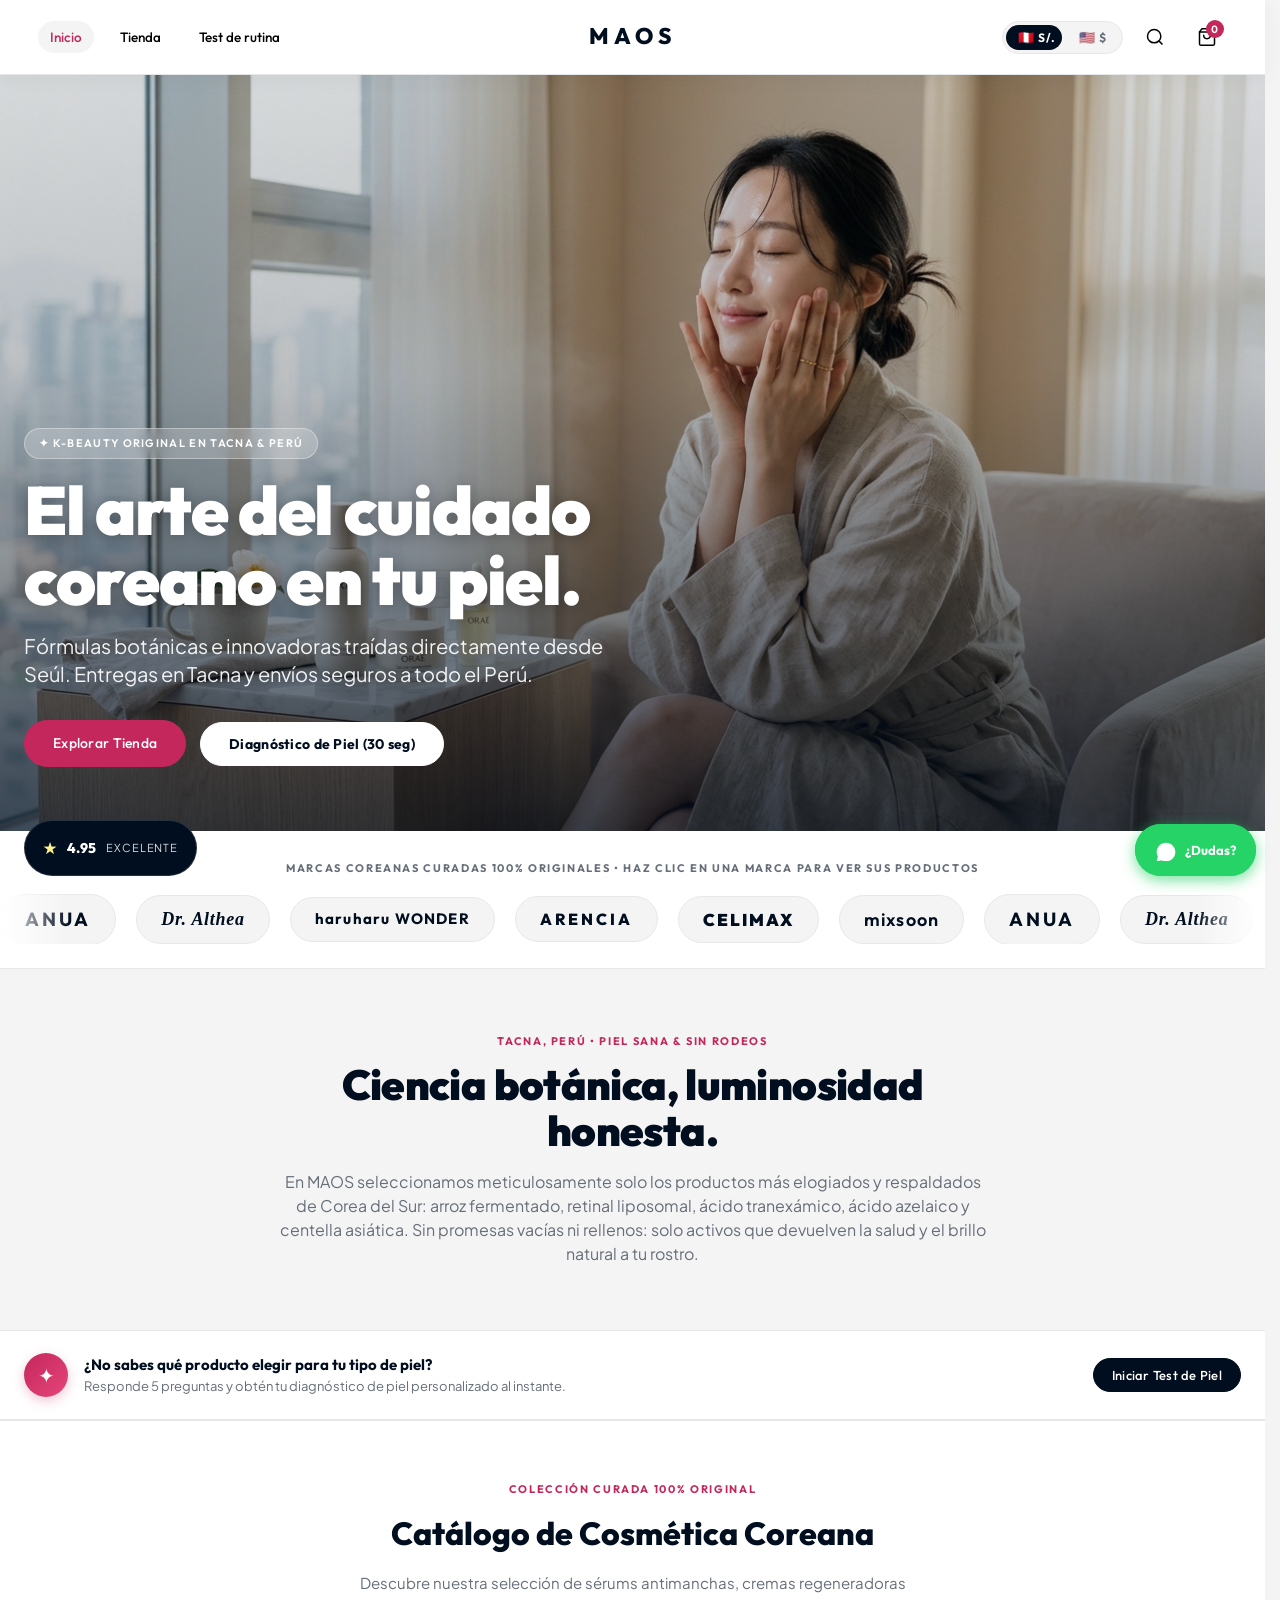
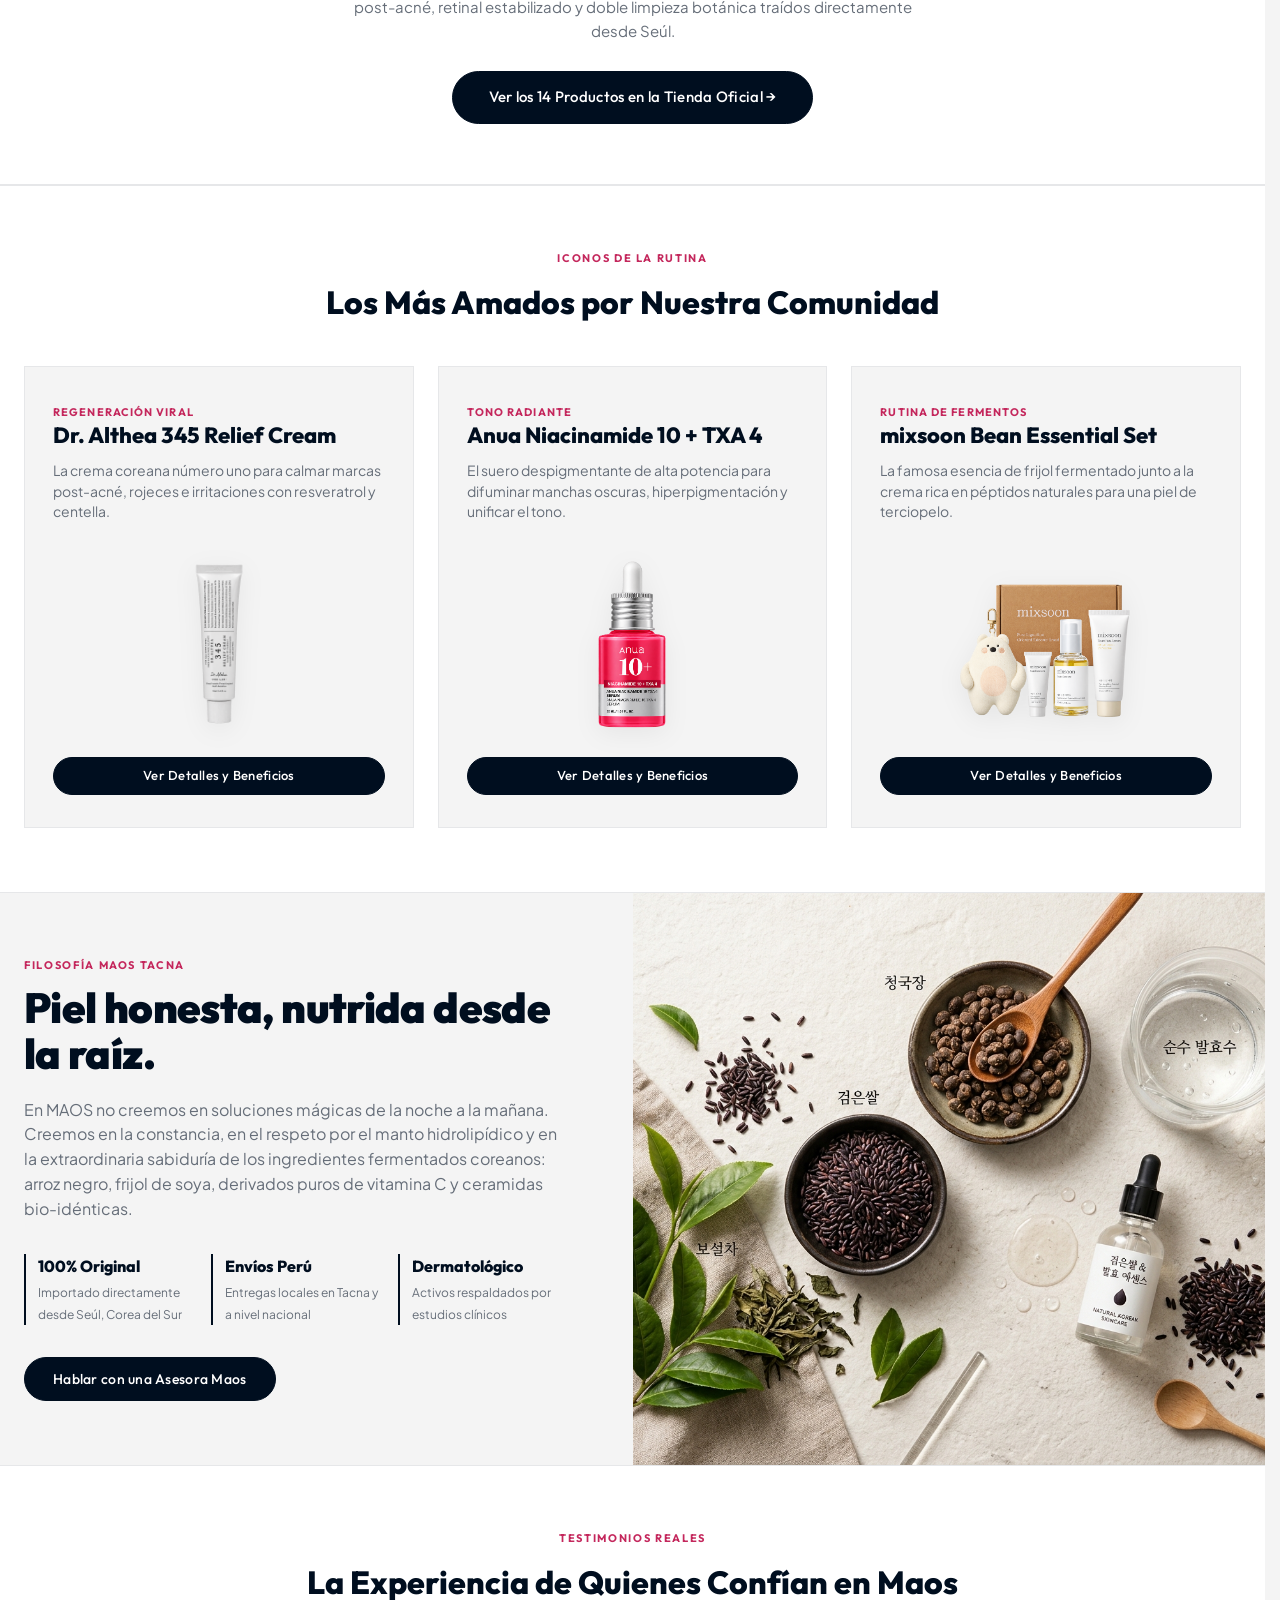
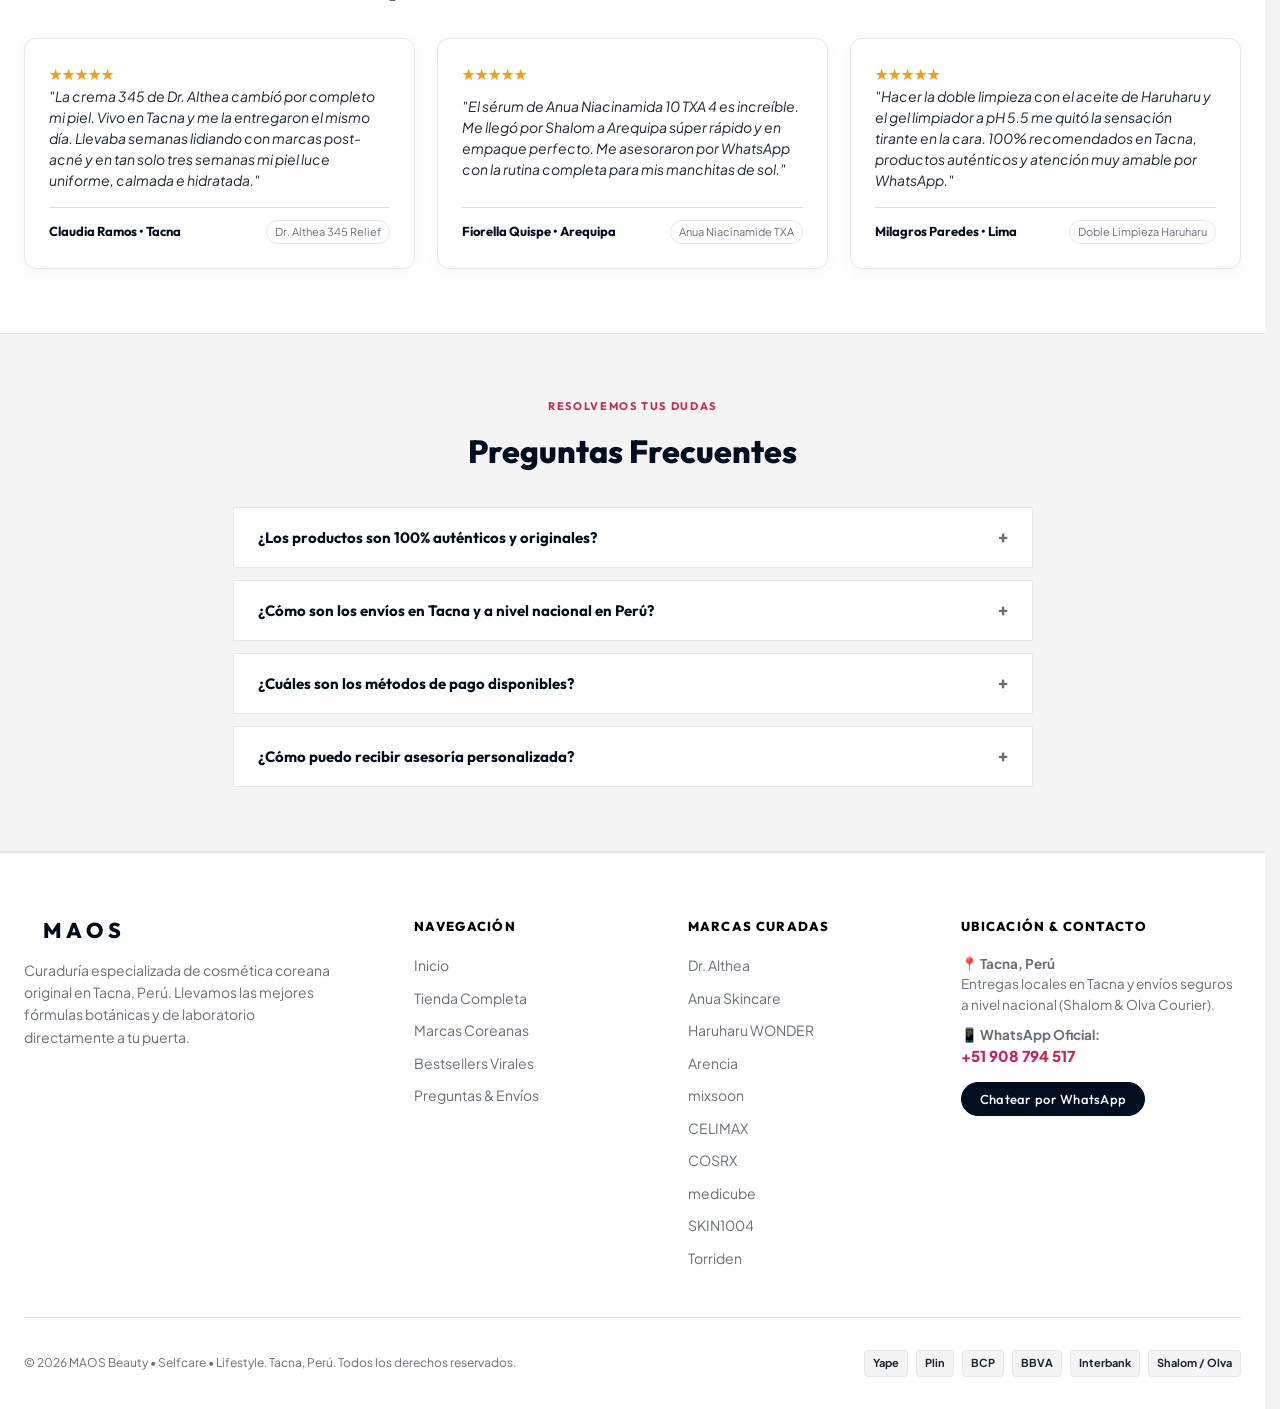
<file: index.html>
<!DOCTYPE html>
<html lang="es">

<head>
  <meta charset="UTF-8" />
  <meta name="viewport" content="width=device-width, initial-scale=1.0" />
  <title>MAOS • Skincare Coreano en Tacna, Perú | Cosmética 100% Original</title>
  <meta name="description"
    content="MAOS Tacna — Cosmética y skincare coreano 100% original. Envíos a todo el Perú y entregas en Tacna. Fórmulas auténticas de Seúl: Dr. Althea, Anua, Haruharu Wonder, Arencia, Celimax y Mixsoon." />

  <!-- Open Graph -->
  <meta property="og:title" content="MAOS • Skincare Coreano en Tacna, Perú" />
  <meta property="og:description"
    content="Cosmética coreana original curada en Tacna para transformar tu piel. Envíos gratis a partir de S/. 300 a todo el Perú." />
  <meta property="og:type" content="website" />
  <meta property="og:image" content="assets/hero_lifestyle.jpg" />

  <!-- Google Fonts & Stylesheet -->
  <link rel="stylesheet" href="index.css?v=14" />
  <link rel="icon" href="assets/logo.png" type="image/png" />
</head>

<body>

  <!-- SITE HEADER (Desktop: 3 Options • Mobile: Screenshot 2, 3, 5) -->
  <header class="site-header">
    <div class="header-container">
      <!-- Mobile Left Cluster: 2-line Minimalist Hamburger + Search (Screenshot 2, 3, 5) -->
      <div class="header-left-cluster">
        <button class="mobile-menu-toggle" id="mobileMenuToggle" onclick="openMobileMenu()" aria-label="Abrir menú">
          <svg viewBox="0 0 24 24" width="22" height="22" fill="none" stroke="currentColor" stroke-width="2"
            stroke-linecap="round">
            <line x1="4" y1="9" x2="20" y2="9"></line>
            <line x1="4" y1="15" x2="20" y2="15"></line>
          </svg>
        </button>
        <a href="tienda.html" class="header-search-icon-btn" title="Buscar productos" aria-label="Buscar">
          <svg viewBox="0 0 24 24" width="20" height="20" fill="none" stroke="currentColor" stroke-width="2"
            stroke-linecap="round" stroke-linejoin="round">
            <circle cx="11" cy="11" r="8"></circle>
            <line x1="21" y1="21" x2="16.65" y2="16.65"></line>
          </svg>
        </a>
      </div>

      <!-- Desktop Left Navigation: EXACTLY 3 OPTIONS (Inicio, Tienda, Test de rutina) -->
      <nav class="nav-left" id="navLeft" aria-label="Navegación principal">
        <a href="index.html" class="nav-link active">Inicio</a>
        <a href="tienda.html" class="nav-link">Tienda</a>
        <a href="#rutinas" class="nav-link" id="navRutinaLink" onclick="openQuiz(); return false;">Test de rutina</a>
      </nav>

      <!-- Center Brand Logo (Pure SVG "MAOS") -->
      <div class="brand-center">
        <a href="index.html" class="brand-logo-wrap" aria-label="MAOS Skincare Inicio">
          <svg class="brand-logo-svg" viewBox="0 0 140 34" width="130" height="32" fill="currentColor"
            xmlns="http://www.w3.org/2000/svg">
            <text x="50%" y="25" text-anchor="middle" font-family="'Outfit', 'Plus Jakarta Sans', sans-serif"
              font-size="26" font-weight="800" letter-spacing="0.22em">MAOS</text>
          </svg>
        </a>
      </div>

      <!-- Right Utility Cluster -->
      <div class="header-utilities">
        <!-- Currency Toggle Switch (Soles ↔ USD) -->
        <div class="currency-toggle" id="currencyToggle" title="Cambiar moneda" role="radiogroup"
          aria-label="Seleccionar moneda">
          <div class="currency-toggle-slider" id="currencySlider"></div>
          <button class="currency-toggle-btn active" data-currency="PEN" role="radio" aria-checked="true">
            <span class="currency-flag">🇵🇪</span> S/.
          </button>
          <button class="currency-toggle-btn" data-currency="USD" role="radio" aria-checked="false">
            <span class="currency-flag">🇺🇸</span> $
          </button>
        </div>

        <!-- Desktop Search button -->
        <a href="tienda.html" class="icon-btn desktop-search-btn" title="Buscar productos" aria-label="Buscar">
          <svg viewBox="0 0 24 24" fill="none" stroke="currentColor">
            <circle cx="11" cy="11" r="8"></circle>
            <line x1="21" y1="21" x2="16.65" y2="16.65"></line>
          </svg>
        </a>

        <!-- Cart Trigger Button (Shopping bag icon) -->
        <button class="icon-btn header-cart-btn" id="cartBtn" onclick="openCart()" title="Ver carrito"
          aria-label="Carrito">
          <svg viewBox="0 0 24 24" width="22" height="22" fill="none" stroke="currentColor" stroke-width="1.8"
            stroke-linecap="round" stroke-linejoin="round">
            <path d="M6 2L3 6v14a2 2 0 0 0 2 2h14a2 2 0 0 0 2-2V6l-3-4z"></path>
            <line x1="3" y1="6" x2="21" y2="6"></line>
            <path d="M16 10a4 4 0 0 1-8 0"></path>
          </svg>
          <span class="cart-badge" id="cartBadge">0</span>
        </button>
      </div>
    </div>
  </header>

  <!-- MOBILE FULLSCREEN DRAWER (Inspired by A-dam Screenshot 1) -->
  <div class="mobile-drawer-overlay" id="mobileDrawerOverlay"></div>
  <aside class="mobile-menu-drawer" id="mobileMenuDrawer" aria-hidden="true">
    <div class="mobile-drawer-header">
      <div class="mobile-drawer-left">
        <button class="mobile-drawer-close-btn" id="mobileDrawerClose" aria-label="Cerrar menú">
          <svg viewBox="0 0 24 24" width="22" height="22" fill="none" stroke="currentColor" stroke-width="2"
            stroke-linecap="round">
            <line x1="18" y1="6" x2="6" y2="18"></line>
            <line x1="6" y1="6" x2="18" y2="18"></line>
          </svg>
        </button>
        <a href="tienda.html" class="mobile-drawer-search-btn" title="Buscar productos" onclick="closeMobileMenu();">
          <svg viewBox="0 0 24 24" width="20" height="20" fill="none" stroke="currentColor" stroke-width="2"
            stroke-linecap="round" stroke-linejoin="round">
            <circle cx="11" cy="11" r="8"></circle>
            <line x1="21" y1="21" x2="16.65" y2="16.65"></line>
          </svg>
        </a>
      </div>
      <div class="mobile-drawer-brand">
        <svg viewBox="0 0 140 34" width="110" height="26" fill="currentColor">
          <text x="50%" y="24" text-anchor="middle" font-family="'Outfit', sans-serif" font-size="24" font-weight="800"
            letter-spacing="0.22em">MAOS</text>
        </svg>
      </div>
      <div class="mobile-drawer-right">
        <button class="icon-btn" onclick="closeMobileMenu(); openCart();" aria-label="Carrito">
          <svg viewBox="0 0 24 24" width="22" height="22" fill="none" stroke="currentColor" stroke-width="1.8">
            <path d="M6 2L3 6v14a2 2 0 0 0 2 2h14a2 2 0 0 0 2-2V6l-3-4z"></path>
            <line x1="3" y1="6" x2="21" y2="6"></line>
            <path d="M16 10a4 4 0 0 1-8 0"></path>
          </svg>
          <span class="cart-badge mobile-menu-cart-badge">0</span>
        </button>
      </div>
    </div>

    <!-- Big Bold Navigation Links (Screenshot 1: Shop, Campaigns, Over ons...) -->
    <nav class="mobile-drawer-nav">
      <a href="index.html" class="mobile-drawer-link active">Inicio</a>
      <a href="tienda.html" class="mobile-drawer-link">Tienda</a>
      <a href="#rutinas" class="mobile-drawer-link" onclick="closeMobileMenu(); openQuiz(); return false;">Test de
        rutina</a>
    </nav>
    <!-- Bottom Footer of Drawer (Socials + Currency) -->
    <div class="mobile-drawer-footer">
      <!-- Social icons: centered, separated -->
      <div class="mobile-drawer-socials">
        <a href="https://www.instagram.com/maos.peru" target="_blank" rel="noopener" aria-label="Instagram"
          class="mobile-social-icon">
          <svg viewBox="0 0 24 24" width="20" height="20" fill="none" stroke="currentColor" stroke-width="2">
            <rect x="2" y="2" width="20" height="20" rx="5" ry="5"></rect>
            <path d="M16 11.37A4 4 0 1 1 12.63 8 4 4 0 0 1 16 11.37z"></path>
            <line x1="17.5" y1="6.5" x2="17.51" y2="6.5"></line>
          </svg>
        </a>
        <a href="https://www.tiktok.com/@maosperu" target="_blank" rel="noopener" aria-label="TikTok"
          class="mobile-social-icon">
          <svg viewBox="0 0 24 24" width="20" height="20" fill="currentColor">
            <path
              d="M19.59 6.69a4.83 4.83 0 0 1-3.77-4.25V2h-3.45v13.67a2.89 2.89 0 0 1-5.2 1.74 2.89 2.89 0 0 1 2.31-4.64 2.93 2.93 0 0 1 .88.13V9.4a6.84 6.84 0 0 0-1-.05A6.33 6.33 0 0 0 3 15.68 6.34 6.34 0 0 0 9.34 22a6.34 6.34 0 0 0 6.34-6.34V9.05a8.21 8.21 0 0 0 4.91 1.64v-3.5a4.78 4.78 0 0 1-1-.5z" />
          </svg>
        </a>
        <a href="https://wa.me/51908794517" target="_blank" rel="noopener" aria-label="WhatsApp"
          class="mobile-social-icon mobile-social-icon--whatsapp">
          <svg viewBox="0 0 24 24" width="20" height="20" fill="currentColor">
            <path
              d="M12.031 6.172c-3.181 0-5.767 2.586-5.768 5.766-.001 1.298.38 2.27 1.019 3.287l-.582 2.128 2.182-.573c.978.58 1.911.928 3.145.929 3.178 0 5.767-2.587 5.768-5.766.001-3.187-2.575-5.77-5.764-5.771zm3.392 8.244c-.144.405-.837.774-1.17.824-.299.045-.677.063-1.092-.069-.252-.08-.575-.187-.988-.365-1.739-.751-2.874-2.502-2.961-2.617-.087-.116-.708-.94-.708-1.793s.448-1.273.607-1.446c.159-.173.346-.217.462-.217l.332.007c.106.005.249-.04.39.299.144.347.491 1.2.534 1.287.043.087.072.188.014.303-.058.116-.087.188-.173.289l-.26.303c-.087.087-.177.182-.076.356.101.174.449.741.964 1.201.662.591 1.221.774 1.394.861.174.086.275.072.376-.044.101-.116.433-.506.549-.68.116-.173.231-.144.39-.086s1.011.477 1.184.564.289.13.332.202c.045.072.045.419-.1.824zm-3.423-10.416c-5.632 0-10.21 4.578-10.21 10.209 0 1.802.47 3.558 1.365 5.109l-1.455 5.314 5.457-1.432c1.488.812 3.167 1.24 4.843 1.241 5.631 0 10.21-4.578 10.21-10.209 0-5.631-4.579-10.231-10.21-10.231z" />
          </svg>
        </a>
      </div>

      <!-- Currency selector row -->
      <div class="mobile-currency-row">
        <button class="mobile-currency-btn" id="mobileCurrencyPEN" onclick="setMobileCurrency('PEN')"
          aria-label="Soles peruanos">
          <span class="mobile-currency-flag">🇵🇪</span>
          <span class="mobile-currency-code">PEN</span>
          <span class="mobile-currency-symbol">S/.</span>
        </button>
        <button class="mobile-currency-btn" id="mobileCurrencyUSD" onclick="setMobileCurrency('USD')"
          aria-label="Dólares americanos">
          <span class="mobile-currency-flag">🇺🇸</span>
          <span class="mobile-currency-code">USD</span>
          <span class="mobile-currency-symbol">$</span>
        </button>
      </div>
    </div>
  </aside>

  <main>
    <!-- HERO BANNER (Full-bleed lifestyle image with bottom-left text overlay) -->
    <section class="hero-banner" aria-label="Sección principal">
      <div class="hero-image-wrapper">
        <img src="assets/hero_lifestyle.jpg" alt="Piel luminosa y radiante con cosmética coreana MAOS en Tacna"
          class="hero-image" />
      </div>
      <div class="hero-overlay-scrim"></div>

      <div class="hero-content">
        <span class="hero-badge">✦ K-BEAUTY ORIGINAL EN TACNA & PERÚ</span>
        <h1 class="hero-title">El arte del cuidado coreano en tu piel.</h1>
        <p class="hero-subtitle">
          Fórmulas botánicas e innovadoras traídas directamente desde Seúl. Entregas en Tacna y envíos seguros a todo el
          Perú.
        </p>
        <div class="hero-actions">
          <a href="tienda.html" class="btn-pill btn-pill-accent">Explorar Tienda</a>
          <button class="btn-pill btn-pill-white" id="heroQuizBtn">Diagnóstico de Piel (30 seg)</button>
        </div>
      </div>
    </section>

    <!-- BRAND LOGOS CAROUSEL / TICKER -->
    <section class="brand-carousel-section" id="marcas" aria-label="Nuestras Marcas Coreanas">
      <div class="brand-carousel-header">
        <span>Marcas Coreanas Curadas 100% Originales • Haz clic en una marca para ver sus productos</span>
      </div>
      <div class="brand-carousel-wrapper">
        <div class="brand-carousel-track">
          <!-- Group 1 (3 full repetitions = 18 cards ~2650px wide) -->
          <div class="brand-carousel-group">
            <div class="brand-logo-card" onclick="filterByBrand('Anua')"><span class="brand-logo-text anua">ANUA</span>
            </div>
            <div class="brand-logo-card" onclick="filterByBrand('Dr. Althea')"><span
                class="brand-logo-text dr-althea">Dr. Althea</span></div>
            <div class="brand-logo-card" onclick="filterByBrand('Haruharu WONDER')"><span
                class="brand-logo-text haruharu">haruharu WONDER</span></div>
            <div class="brand-logo-card" onclick="filterByBrand('Arencia')"><span
                class="brand-logo-text arencia">ARENCIA</span></div>
            <div class="brand-logo-card" onclick="filterByBrand('CELIMAX')"><span
                class="brand-logo-text celimax">CELIMAX</span></div>
            <div class="brand-logo-card" onclick="filterByBrand('mixsoon')"><span
                class="brand-logo-text mixsoon">mixsoon</span></div>
            <div class="brand-logo-card" onclick="filterByBrand('Anua')"><span class="brand-logo-text anua">ANUA</span>
            </div>
            <div class="brand-logo-card" onclick="filterByBrand('Dr. Althea')"><span
                class="brand-logo-text dr-althea">Dr. Althea</span></div>
            <div class="brand-logo-card" onclick="filterByBrand('Haruharu WONDER')"><span
                class="brand-logo-text haruharu">haruharu WONDER</span></div>
            <div class="brand-logo-card" onclick="filterByBrand('Arencia')"><span
                class="brand-logo-text arencia">ARENCIA</span></div>
            <div class="brand-logo-card" onclick="filterByBrand('CELIMAX')"><span
                class="brand-logo-text celimax">CELIMAX</span></div>
            <div class="brand-logo-card" onclick="filterByBrand('mixsoon')"><span
                class="brand-logo-text mixsoon">mixsoon</span></div>
            <div class="brand-logo-card" onclick="filterByBrand('Anua')"><span class="brand-logo-text anua">ANUA</span>
            </div>
            <div class="brand-logo-card" onclick="filterByBrand('Dr. Althea')"><span
                class="brand-logo-text dr-althea">Dr. Althea</span></div>
            <div class="brand-logo-card" onclick="filterByBrand('Haruharu WONDER')"><span
                class="brand-logo-text haruharu">haruharu WONDER</span></div>
            <div class="brand-logo-card" onclick="filterByBrand('Arencia')"><span
                class="brand-logo-text arencia">ARENCIA</span></div>
            <div class="brand-logo-card" onclick="filterByBrand('CELIMAX')"><span
                class="brand-logo-text celimax">CELIMAX</span></div>
            <div class="brand-logo-card" onclick="filterByBrand('mixsoon')"><span
                class="brand-logo-text mixsoon">mixsoon</span></div>
          </div>
          <!-- Group 2 (exact clone for 100% seamless, continuous loop) -->
          <div class="brand-carousel-group" aria-hidden="true">
            <div class="brand-logo-card" onclick="filterByBrand('Anua')"><span class="brand-logo-text anua">ANUA</span>
            </div>
            <div class="brand-logo-card" onclick="filterByBrand('Dr. Althea')"><span
                class="brand-logo-text dr-althea">Dr. Althea</span></div>
            <div class="brand-logo-card" onclick="filterByBrand('Haruharu WONDER')"><span
                class="brand-logo-text haruharu">haruharu WONDER</span></div>
            <div class="brand-logo-card" onclick="filterByBrand('Arencia')"><span
                class="brand-logo-text arencia">ARENCIA</span></div>
            <div class="brand-logo-card" onclick="filterByBrand('CELIMAX')"><span
                class="brand-logo-text celimax">CELIMAX</span></div>
            <div class="brand-logo-card" onclick="filterByBrand('mixsoon')"><span
                class="brand-logo-text mixsoon">mixsoon</span></div>
            <div class="brand-logo-card" onclick="filterByBrand('Anua')"><span class="brand-logo-text anua">ANUA</span>
            </div>
            <div class="brand-logo-card" onclick="filterByBrand('Dr. Althea')"><span
                class="brand-logo-text dr-althea">Dr. Althea</span></div>
            <div class="brand-logo-card" onclick="filterByBrand('Haruharu WONDER')"><span
                class="brand-logo-text haruharu">haruharu WONDER</span></div>
            <div class="brand-logo-card" onclick="filterByBrand('Arencia')"><span
                class="brand-logo-text arencia">ARENCIA</span></div>
            <div class="brand-logo-card" onclick="filterByBrand('CELIMAX')"><span
                class="brand-logo-text celimax">CELIMAX</span></div>
            <div class="brand-logo-card" onclick="filterByBrand('mixsoon')"><span
                class="brand-logo-text mixsoon">mixsoon</span></div>
            <div class="brand-logo-card" onclick="filterByBrand('Anua')"><span class="brand-logo-text anua">ANUA</span>
            </div>
            <div class="brand-logo-card" onclick="filterByBrand('Dr. Althea')"><span
                class="brand-logo-text dr-althea">Dr. Althea</span></div>
            <div class="brand-logo-card" onclick="filterByBrand('Haruharu WONDER')"><span
                class="brand-logo-text haruharu">haruharu WONDER</span></div>
            <div class="brand-logo-card" onclick="filterByBrand('Arencia')"><span
                class="brand-logo-text arencia">ARENCIA</span></div>
            <div class="brand-logo-card" onclick="filterByBrand('CELIMAX')"><span
                class="brand-logo-text celimax">CELIMAX</span></div>
            <div class="brand-logo-card" onclick="filterByBrand('mixsoon')"><span
                class="brand-logo-text mixsoon">mixsoon</span></div>
          </div>
        </div>
      </div>
    </section>

    <!-- EDITORIAL TEXT SECTION -->
    <section class="editorial-section">
      <div class="editorial-container">
        <span class="editorial-eyebrow">Tacna, Perú • Piel Sana & Sin Rodeos</span>
        <h2 class="editorial-headline">Ciencia botánica, luminosidad honesta.</h2>
        <p class="editorial-body">
          En MAOS seleccionamos meticulosamente solo los productos más elogiados y respaldados de Corea del Sur: arroz
          fermentado, retinal liposomal, ácido tranexámico, ácido azelaico y centella asiática. Sin promesas vacías ni
          rellenos: solo activos que devuelven la salud y el brillo natural a tu rostro.
        </p>
      </div>
    </section>

    <!-- ROUTINE QUIZ TEASER BAR -->
    <section class="quiz-teaser-strip">
      <div class="container">
        <div class="quiz-teaser-strip-inner">
          <div class="quiz-teaser-strip-left">
            <div class="quiz-teaser-strip-icon">✦</div>
            <div class="quiz-teaser-strip-text">
              <strong>¿No sabes qué producto elegir para tu tipo de piel?</strong>
              <span>Responde 5 preguntas y obtén tu diagnóstico de piel personalizado al instante.</span>
            </div>
          </div>
          <button class="btn-pill btn-pill-primary btn-pill-sm" id="startQuizBtn">
            Iniciar Test de Piel
          </button>
        </div>
      </div>
    </section>

    <!-- EXPLORE TIENDA CTA BANNER -->
    <section class="home-catalog-cta-section"
      style="padding: 60px 0; background: var(--color-paper-white); border-top: 1px solid var(--color-cloud-veil); border-bottom: 1px solid var(--color-cloud-veil);">
      <div class="container" style="text-align: center;">
        <span class="editorial-eyebrow">COLECCIÓN CURADA 100% ORIGINAL</span>
        <h2
          style="font-family: var(--font-display); font-size: 32px; font-weight: 800; color: var(--color-midcurrent-navy); margin-bottom: 14px;">
          Catálogo de Cosmética Coreana
        </h2>
        <p
          style="font-size: 15px; color: var(--color-slate-gray); max-width: 580px; margin: 0 auto 28px; line-height: 1.6;">
          Descubre nuestra selección de sérums antimanchas, cremas regeneradoras post-acné, retinal estabilizado y doble
          limpieza botánica traídos directamente desde Seúl.
        </p>
        <a href="tienda.html" class="btn-pill btn-pill-primary" style="padding: 14px 36px; font-size: 15px;">
          Ver los 14 Productos en la Tienda Oficial →
        </a>
      </div>
    </section>

    <!-- BESTSELLER SPOTLIGHTS -->
    <section class="featured-spotlight-section" id="spotlights">
      <div class="container">
        <div style="text-align: center; margin-bottom: 40px;">
          <span class="editorial-eyebrow">ICONOS DE LA RUTINA</span>
          <h2
            style="font-family: var(--font-display); font-size: 32px; font-weight: 800; color: var(--color-midcurrent-navy);">
            Los Más Amados por Nuestra Comunidad
          </h2>
        </div>

        <div class="spotlight-grid">
          <!-- Spotlight 1 -->
          <div class="spotlight-card">
            <div>
              <span class="spotlight-eyebrow">REGENERACIÓN VIRAL</span>
              <h3 class="spotlight-title">Dr. Althea 345 Relief Cream</h3>
              <p class="spotlight-desc">
                La crema coreana número uno para calmar marcas post-acné, rojeces e irritaciones con resveratrol y
                centella.
              </p>
            </div>
            <a href="producto.html?id=dr-althea-345-relief-cream" class="spotlight-img-wrap"
              aria-label="Ver Dr Althea 345 Relief Cream">
              <img class="spotlight-primary-img" src="assets/products/dr-althea-345-relief-cream.png"
                alt="Dr Althea 345 Relief Cream" />

            </a>
            <a href="producto.html?id=dr-althea-345-relief-cream" class="btn-pill btn-pill-primary btn-pill-sm"
              style="text-decoration: none; text-align: center;">
              Ver Detalles y Beneficios
            </a>
          </div>

          <!-- Spotlight 2 -->
          <div class="spotlight-card">
            <div>
              <span class="spotlight-eyebrow">TONO RADIANTE</span>
              <h3 class="spotlight-title">Anua Niacinamide 10 + TXA 4</h3>
              <p class="spotlight-desc">
                El suero despigmentante de alta potencia para difuminar manchas oscuras, hiperpigmentación y unificar el
                tono.
              </p>
            </div>
            <a href="producto.html?id=anua-niacinamide-10-txa-4" class="spotlight-img-wrap"
              aria-label="Ver Anua Niacinamide TXA Serum">
              <img class="spotlight-primary-img" src="assets/products/anua-niacinamide-10-txa-4.png"
                alt="Anua Niacinamide TXA Serum" />

            </a>
            <a href="producto.html?id=anua-niacinamide-10-txa-4" class="btn-pill btn-pill-primary btn-pill-sm"
              style="text-decoration: none; text-align: center;">
              Ver Detalles y Beneficios
            </a>
          </div>

          <!-- Spotlight 3 -->
          <div class="spotlight-card">
            <div>
              <span class="spotlight-eyebrow">RUTINA DE FERMENTOS</span>
              <h3 class="spotlight-title">mixsoon Bean Essential Set</h3>
              <p class="spotlight-desc">
                La famosa esencia de frijol fermentado junto a la crema rica en péptidos naturales para una piel de
                terciopelo.
              </p>
            </div>
            <a href="producto.html?id=mixsoon-bean-essential-skincare-set" class="spotlight-img-wrap"
              aria-label="Ver mixsoon Bean Essential Set">
              <img src="assets/products/mixsoon-bean-essential-skincare-set.png" alt="mixsoon Bean Essential Set" />
            </a>
            <a href="producto.html?id=mixsoon-bean-essential-skincare-set" class="btn-pill btn-pill-primary btn-pill-sm"
              style="text-decoration: none; text-align: center;">
              Ver Detalles y Beneficios
            </a>
          </div>
        </div>
      </div>
    </section>

    <!-- PHILOSOPHY / SUSTAINABILITY SPLIT SECTION -->
    <section class="philosophy-split-section" id="filosofia">
      <div class="philosophy-grid">
        <div class="philosophy-text-col">
          <span class="editorial-eyebrow">FILOSOFÍA MAOS TACNA</span>
          <h2 class="philosophy-headline">Piel honesta, nutrida desde la raíz.</h2>
          <p class="philosophy-body">
            En MAOS no creemos en soluciones mágicas de la noche a la mañana. Creemos en la constancia, en el respeto
            por el manto hidrolipídico y en la extraordinaria sabiduría de los ingredientes fermentados coreanos: arroz
            negro, frijol de soya, derivados puros de vitamina C y ceramidas bio-idénticas.
          </p>

          <div class="philosophy-badges">
            <div class="phil-badge-item">
              <strong>100% Original</strong>
              <span>Importado directamente desde Seúl, Corea del Sur</span>
            </div>
            <div class="phil-badge-item">
              <strong>Envíos Perú</strong>
              <span>Entregas locales en Tacna y a nivel nacional</span>
            </div>
            <div class="phil-badge-item">
              <strong>Dermatológico</strong>
              <span>Activos respaldados por estudios clínicos</span>
            </div>
          </div>

          <button class="btn-pill btn-pill-primary"
            onclick="openWhatsAppDirect('¡Hola Maos Tacna! Me encanta su filosofía, quiero consultar una duda sobre mi rutina.')">
            Hablar con una Asesora Maos
          </button>
        </div>

        <div class="philosophy-image-col">
          <img src="assets/ingredients_flatlay.jpg"
            alt="Ingredientes naturales de cosmética coreana MAOS: arroz negro, té verde y fermentos botánicos" />
        </div>
      </div>
    </section>

    <!-- CUSTOMER REVIEWS & SOCIAL PROOF (PERÚ) -->
    <section class="reviews-section">
      <div class="container">
        <div style="text-align: center;">
          <span class="editorial-eyebrow">TESTIMONIOS REALES</span>
          <h2
            style="font-family: var(--font-display); font-size: 32px; font-weight: 800; color: var(--color-midcurrent-navy);">
            La Experiencia de Quienes Confían en Maos
          </h2>
        </div>

        <div class="reviews-grid">
          <div class="review-card">
            <div class="review-stars">★★★★★</div>
            <p class="review-quote">
              "La crema 345 de Dr. Althea cambió por completo mi piel. Vivo en Tacna y me la entregaron el mismo día.
              Llevaba semanas lidiando con marcas post-acné y en tan solo tres semanas mi piel luce uniforme, calmada e
              hidratada."
            </p>
            <div class="review-author-row">
              <span class="review-author-name">Claudia Ramos • Tacna</span>
              <span class="review-product-tag">Dr. Althea 345 Relief</span>
            </div>
          </div>

          <div class="review-card">
            <div class="review-stars">★★★★★</div>
            <p class="review-quote">
              "El sérum de Anua Niacinamida 10 TXA 4 es increíble. Me llegó por Shalom a Arequipa súper rápido y en
              empaque perfecto. Me asesoraron por WhatsApp con la rutina completa para mis manchitas de sol."
            </p>
            <div class="review-author-row">
              <span class="review-author-name">Fiorella Quispe • Arequipa</span>
              <span class="review-product-tag">Anua Niacinamide TXA</span>
            </div>
          </div>

          <div class="review-card">
            <div class="review-stars">★★★★★</div>
            <p class="review-quote">
              "Hacer la doble limpieza con el aceite de Haruharu y el gel limpiador a pH 5.5 me quitó la sensación
              tirante en la cara. 100% recomendados en Tacna, productos auténticos y atención muy amable por WhatsApp."
            </p>
            <div class="review-author-row">
              <span class="review-author-name">Milagros Paredes • Lima</span>
              <span class="review-product-tag">Doble Limpieza Haruharu</span>
            </div>
          </div>
        </div>
      </div>
    </section>

    <!-- FREQUENTLY ASKED QUESTIONS (PERÚ) -->
    <section class="faq-section" id="faq">
      <div class="container">
        <div style="text-align: center;">
          <span class="editorial-eyebrow">RESOLVEMOS TUS DUDAS</span>
          <h2
            style="font-family: var(--font-display); font-size: 32px; font-weight: 800; color: var(--color-midcurrent-navy);">
            Preguntas Frecuentes
          </h2>
        </div>

        <div class="faq-list">
          <div class="faq-item">
            <button class="faq-question-btn" type="button">
              <span>¿Los productos son 100% auténticos y originales?</span>
              <span class="faq-icon">+</span>
            </button>
            <div class="faq-answer">
              <p>
                Sí, absolutamente. En MAOS solo comercializamos cosmética 100% original importada directamente con lotes
                y fechas de vencimiento verificables de distribuidores autorizados en Seúl, Corea del Sur. Cada producto
                viene en su envase original con sellos intactos.
              </p>
            </div>
          </div>

          <div class="faq-item">
            <button class="faq-question-btn" type="button">
              <span>¿Cómo son los envíos en Tacna y a nivel nacional en Perú?</span>
              <span class="faq-icon">+</span>
            </button>
            <div class="faq-answer">
              <p>
                En <strong>Tacna</strong> realizamos delivery local en el día o coordinación de recojo. Para el
                <strong>resto del Perú</strong>, enviamos por <strong>Shalom</strong> con número de
                seguimiento. Recuerda que en compras superiores a <strong>S/. 300 soles</strong> el envío es
                completamente <strong>GRATIS</strong>.
              </p>
            </div>
          </div>

          <div class="faq-item">
            <button class="faq-question-btn" type="button">
              <span>¿Cuáles son los métodos de pago disponibles?</span>
              <span class="faq-icon">+</span>
            </button>
            <div class="faq-answer">
              <p>
                Aceptamos <strong>Yape</strong>, <strong>Plin</strong>, transferencias bancarias <strong>BCP</strong>,
                <strong>BBVA</strong>, <strong>Interbank</strong>. También puedes
                coordinar tu pago directamente por WhatsApp con nuestro equipo.
              </p>
            </div>
          </div>

          <div class="faq-item">
            <button class="faq-question-btn" type="button">
              <span>¿Cómo puedo recibir asesoría personalizada?</span>
              <span class="faq-icon">+</span>
            </button>
            <div class="faq-answer">
              <p>
                Puedes realizar nuestro <strong>Test de Rutina</strong> aquí en la página o escribirnos directamente a
                nuestro WhatsApp oficial <strong>+51 908 794 517</strong>. Evaluamos tu tipo de piel, historial de
                productos y te armamos una rutina efectiva ajustada a tus metas.
              </p>
            </div>
          </div>
        </div>
      </div>
    </section>
  </main>

  <!-- FLOATING TRUST WIDGET (DESIGN.md: Midcurrent Navy #000e1f, bottom-left) -->
  <aside class="trust-widget" id="trustWidget" title="Ver opiniones de clientes verificados">
    <span class="trust-widget-star">★</span>
    <span class="trust-widget-score">4.95</span>
    <span class="trust-widget-label">Excelente</span>
  </aside>

  <!-- FLOATING WHATSAPP CHAT BUTTON (+51 908794517) -->
  <button class="whatsapp-widget" id="whatsappWidget" aria-label="Chatear con MAOS en WhatsApp">
    <svg viewBox="0 0 24 24">
      <path
        d="M12.031 6.172c-3.181 0-5.767 2.586-5.768 5.766-.001 1.298.38 2.27 1.019 3.287l-.582 2.128 2.182-.573c.978.58 1.911.928 3.145.929 3.178 0 5.767-2.587 5.768-5.766.001-3.187-2.575-5.77-5.764-5.771zm3.392 8.244c-.144.405-.837.774-1.17.824-.299.045-.677.063-1.092-.069-.252-.08-.575-.187-.988-.365-1.739-.751-2.874-2.502-2.961-2.617-.087-.116-.708-.94-.708-1.793s.448-1.273.607-1.446c.159-.173.346-.217.462-.217l.332.007c.106.005.249-.04.39.299.144.347.491 1.2.534 1.287.043.087.072.188.014.303-.058.116-.087.188-.173.289l-.26.303c-.087.087-.177.182-.076.356.101.174.449.741.964 1.201.662.591 1.221.774 1.394.861.174.086.275.072.376-.044.101-.116.433-.506.549-.68.116-.173.231-.144.39-.086s1.011.477 1.184.564.289.13.332.202c.045.072.045.419-.1.824zm-3.423-10.416c-5.632 0-10.21 4.578-10.21 10.209 0 1.802.47 3.558 1.365 5.109l-1.455 5.314 5.457-1.432c1.488.812 3.167 1.24 4.843 1.241 5.631 0 10.21-4.578 10.21-10.209 0-5.631-4.579-10.231-10.21-10.231z" />
    </svg>
    <span>¿Dudas?</span>
  </button>

  <!-- SLIDE-OUT CART DRAWER (Inspired by Screenshot 4) -->
  <div class="cart-drawer-backdrop" id="cartDrawerBackdrop" aria-hidden="true">
    <div class="cart-drawer" role="dialog" aria-modal="true" aria-labelledby="cartDrawerTitle">
      <div class="cart-drawer-header">
        <button class="cart-drawer-round-close" id="cartCloseBtn" aria-label="Cerrar carrito">
          <svg viewBox="0 0 24 24" width="18" height="18" fill="none" stroke="currentColor" stroke-width="2.5"
            stroke-linecap="round">
            <line x1="18" y1="6" x2="6" y2="18"></line>
            <line x1="6" y1="6" x2="18" y2="18"></line>
          </svg>
        </button>
        <div class="cart-drawer-title-wrap">
          <svg viewBox="0 0 24 24" width="20" height="20" fill="none" stroke="currentColor" stroke-width="1.8">
            <path d="M6 2L3 6v14a2 2 0 0 0 2 2h14a2 2 0 0 0 2-2V6l-3-4z"></path>
            <line x1="3" y1="6" x2="21" y2="6"></line>
            <path d="M16 10a4 4 0 0 1-8 0"></path>
          </svg>
          <h3 class="cart-drawer-title" id="cartDrawerTitle">
            Tu Carrito <span id="cartHeaderCount">(0)</span>
          </h3>
        </div>
      </div>

      <!-- Free Shipping Meter (Threshold: S/. 300) -->
      <div class="cart-shipping-meter">
        <div class="shipping-meter-text" id="cartShippingStatus">
          Te faltan <strong>S/. 300</strong> para obtener <strong>ENVÍO GRATIS</strong>
        </div>
        <div class="shipping-progress-track">
          <div class="shipping-progress-bar" id="cartShippingBar"></div>
        </div>
      </div>

      <!-- Items List -->
      <div class="cart-items-container" id="cartItemsList">
        <!-- Injected by app.js -->
      </div>

      <!-- Cart Drawer Footer (Screenshot 4) -->
      <div class="cart-drawer-footer">
        <div class="cart-summary-total-row">
          <span class="cart-total-label">TOTAL</span>
          <span class="cart-total-value" id="cartTotal">S/. 0</span>
        </div>

        <div class="cart-footer-actions">
          <button class="btn-whatsapp-checkout" id="btnWhatsAppCheckout">
            Finalizar Pedido por WhatsApp
          </button>
        </div>
        <p class="cart-checkout-disclaimer">
          Precios en Soles (o USD) • Envíos a todo el Perú desde Tacna
        </p>
      </div>
    </div>
  </div>

  <!-- QUICK VIEW MODAL (Includes Quantity Selector & Add to Cart) -->
  <div class="modal-backdrop" id="quickViewModal" aria-hidden="true">
    <div class="quickview-card" role="dialog" aria-modal="true">
      <button class="modal-close-btn" id="quickViewClose" aria-label="Cerrar modal">✕</button>
      <div id="quickViewBody" style="display: contents;">
        <!-- Injected by app.js -->
      </div>
    </div>
  </div>

  <!-- ROUTINE QUIZ MODAL -->
<div class="modal-backdrop" id="quizModal" aria-hidden="true">
  <div class="quiz-card" role="dialog" aria-modal="true">
    <button class="modal-close-btn" id="quizClose" aria-label="Cerrar test">&#x2715;</button>

    <!-- Progress Bar -->
    <div class="quiz-progress-wrap">
      <span id="quizProgressLabel">Paso 1 de 5</span>
      <div class="quiz-progress-track">
        <div class="quiz-progress-fill" id="quizProgressBar"></div>
      </div>
    </div>

    <!-- Step 1: Tipo de piel -->
    <div class="quiz-step active" id="quizStep1">
      <h3>Paso 1: &iquest;C&oacute;mo es tu piel?</h3>
      <p class="subtitle">Selecciona el tipo que mejor define tu piel al despertar, sin productos:</p>
      <div class="quiz-options-grid">
        <button class="quiz-opt-btn" onclick="selectQuizType('grasa')">
          <strong>Mixta a Grasa</strong>
          <span>Brillo en zona T, poros visibles y tendencia a puntos negros o granos.</span>
        </button>
        <button class="quiz-opt-btn" onclick="selectQuizType('mixta')">
          <strong>Mixta Equilibrada</strong>
          <span>Zona T algo brillante pero mejillas normales o secas.</span>
        </button>
        <button class="quiz-opt-btn" onclick="selectQuizType('seca')">
          <strong>Seca / Deshidratada</strong>
          <span>Sensaci&oacute;n tirante, opacidad, descamaci&oacute;n o aspecto apagado.</span>
        </button>
        <button class="quiz-opt-btn" onclick="selectQuizType('sensible')">
          <strong>Sensible / Reactiva</strong>
          <span>Se enrojece, pica o reacciona f&aacute;cilmente a cambios o productos nuevos.</span>
        </button>
      </div>
    </div>

    <!-- Step 2: Sensibilidad -->
    <div class="quiz-step" id="quizStep2">
      <h3>Paso 2: &iquest;Qu&eacute; tan sensible es tu piel?</h3>
      <p class="subtitle">Esto nos ayuda a elegir activos que tu barrera cut&aacute;nea pueda tolerar bien:</p>
      <div class="quiz-options-grid">
        <button class="quiz-opt-btn" onclick="selectQuizSensitivity('alta')">
          <strong>Muy Sensible</strong>
          <span>Cualquier activo nuevo le genera ardor, enrojecimiento o granitos. Prefiero f&oacute;rmulas ultra suaves.</span>
        </button>
        <button class="quiz-opt-btn" onclick="selectQuizSensitivity('moderada')">
          <strong>Moderada</strong>
          <span>Tolera bien la mayor&iacute;a de productos pero reacciona ante concentraciones altas.</span>
        </button>
        <button class="quiz-opt-btn" onclick="selectQuizSensitivity('baja')">
          <strong>Resistente</strong>
          <span>Raramente reacciona. Puede tolerar activos potentes como retinol o vitamina C pura.</span>
        </button>
      </div>
    </div>

    <!-- Step 3: Objetivo -->
    <div class="quiz-step" id="quizStep3">
      <h3>Paso 3: &iquest;Cu&aacute;l es tu prioridad?</h3>
      <p class="subtitle">&iquest;Qu&eacute; transformaci&oacute;n cut&aacute;nea quieres ver primero?</p>
      <div class="quiz-options-grid">
        <button class="quiz-opt-btn" onclick="selectQuizGoal('manchas')">
          <strong>&#x2728; Manchas &amp; Luminosidad</strong>
          <span>Atenuar marcas de acn&eacute;, manchas de sol o tono desigual. Quiero una piel m&aacute;s uniforme y brillante.</span>
        </button>
        <button class="quiz-opt-btn" onclick="selectQuizGoal('rojeces')">
          <strong>&#x1F33F; Calmar Rojeces &amp; Brotes</strong>
          <span>Desinflamar, calmar la reactividad y reconstruir la barrera da&ntilde;ada.</span>
        </button>
        <button class="quiz-opt-btn" onclick="selectQuizGoal('antiedad')">
          <strong>&#x23F3; Firmeza &amp; Antiedad</strong>
          <span>Reducir l&iacute;neas finas, afinar textura y aportar densidad y elasticidad.</span>
        </button>
        <button class="quiz-opt-btn" onclick="selectQuizGoal('hidratacion')">
          <strong>&#x1F4A7; Glass Skin / Hidrataci&oacute;n</strong>
          <span>Piel rellena, jugosa y barrera cut&aacute;nea s&oacute;lida. Efecto &ldquo;piel de cristal&rdquo;.</span>
        </button>
        <button class="quiz-opt-btn" onclick="selectQuizGoal('poros')">
          <strong>&#x1F52C; Poros &amp; Textura</strong>
          <span>Minimizar poros visibles, controlar sebo y obtener una superficie lisa y refinada.</span>
        </button>
      </div>
    </div>

    <!-- Step 4: Estilo de vida -->
    <div class="quiz-step" id="quizStep4">
      <h3>Paso 4: &iquest;Cu&aacute;l es tu rutina de vida?</h3>
      <p class="subtitle">Tu entorno y h&aacute;bitos diarios influyen en qu&eacute; productos ser&aacute;n m&aacute;s efectivos para ti:</p>
      <div class="quiz-options-grid">
        <button class="quiz-opt-btn" onclick="selectQuizLifestyle('sol')">
          <strong>&#x2600;&#xFE0F; Exposici&oacute;n Solar Frecuente</strong>
          <span>Salgo mucho al sol (trabajo, deporte, actividades al aire libre). La fotoprotecci&oacute;n es clave.</span>
        </button>
        <button class="quiz-opt-btn" onclick="selectQuizLifestyle('maquillaje')">
          <strong>&#x1F484; Uso Maquillaje a Diario</strong>
          <span>Llevo base, corrector u otros productos de cobertura la mayor&iacute;a de d&iacute;as.</span>
        </button>
        <button class="quiz-opt-btn" onclick="selectQuizLifestyle('noche')">
          <strong>&#x1F319; Enfoque en Noche / Recuperaci&oacute;n</strong>
          <span>Mi momento favorito es la rutina nocturna. Busco activos de reparaci&oacute;n mientras duermo.</span>
        </button>
        <button class="quiz-opt-btn" onclick="selectQuizLifestyle('minimalista')">
          <strong>&#x26A1; Rutina Minimalista</strong>
          <span>Prefiero pocos pasos pero muy efectivos. No tengo mucho tiempo.</span>
        </button>
      </div>
    </div>

    <!-- Step 5: Edad de la piel -->
    <div class="quiz-step" id="quizStep5">
      <h3>Paso 5: &iquest;Cu&aacute;l es tu rango de edad?</h3>
      <p class="subtitle">La edad biol&oacute;gica de la piel determina qu&eacute; activos son prioritarios en tu protocolo:</p>
      <div class="quiz-options-grid">
        <button class="quiz-opt-btn" onclick="selectQuizSkinAge('teen')">
          <strong>15 &ndash; 25 a&ntilde;os</strong>
          <span>Piel joven: objetivo principal es prevenci&oacute;n, control de granos y base protectora sana.</span>
        </button>
        <button class="quiz-opt-btn" onclick="selectQuizSkinAge('adulta')">
          <strong>26 &ndash; 40 a&ntilde;os</strong>
          <span>Piel adulta: primeros signos de envejecimiento, manchas y necesidad de activos m&aacute;s potentes.</span>
        </button>
        <button class="quiz-opt-btn" onclick="selectQuizSkinAge('madura')">
          <strong>40+ a&ntilde;os</strong>
          <span>Piel madura: p&eacute;rdida de firmeza, arrugas, manchas intensas. Necesita regeneraci&oacute;n profunda.</span>
        </button>
      </div>
    </div>

    <!-- Step 6: Results -->
    <div class="quiz-step" id="quizStep6">
      <div id="quizResultsContainer"></div>
    </div>

  </div>
</div>

  <!-- TRUST REVIEWS MODAL -->
  <div class="modal-backdrop" id="trustModal" aria-hidden="true">
    <div class="quiz-card" style="max-width: 580px;">
      <button class="modal-close-btn" id="trustClose" aria-label="Cerrar">✕</button>
      <div style="display: flex; align-items: center; gap: 12px; margin-bottom: 12px;">
        <span style="font-size: 28px; color: var(--color-sunbeam);">★</span>
        <div>
          <h3 style="margin-bottom: 2px;">Calificación 4.95 / 5.0</h3>
          <p style="font-size: 13px; color: var(--color-slate-gray);">Basado en compras verificadas en Tacna y todo el
            Perú</p>
        </div>
      </div>
      <p style="font-size: 14px; line-height: 1.5; color: var(--color-slate-gray); margin-bottom: 20px;">
        En MAOS cada producto cuenta con código de autenticidad verificable. Nuestro compromiso es brindarte atención
        cercana y fórmulas que verdaderamente marquen un antes y un después en tu piel.
      </p>
      <div style="border-top: 1px solid var(--color-cloud-veil); padding-top: 16px; display: flex; gap: 10px;">
        <button class="btn-pill btn-pill-primary" style="flex: 1;"
          onclick="document.getElementById('trustModal').classList.remove('active'); document.getElementById('catalogo').scrollIntoView();">
          Ver Catálogo Completo
        </button>
      </div>
    </div>
  </div>

  <!-- SLIDE-OUT CART DRAWER (Screenshot 4) -->
  <div class="cart-drawer-backdrop" id="cartDrawerBackdrop" aria-hidden="true">
    <div class="cart-drawer" role="dialog" aria-modal="true" aria-labelledby="cartDrawerTitle">
      <div class="cart-drawer-header">
        <button class="cart-drawer-round-close" id="cartCloseBtn" aria-label="Cerrar carrito">
          <svg viewBox="0 0 24 24" width="18" height="18" fill="none" stroke="currentColor" stroke-width="2.5"
            stroke-linecap="round">
            <line x1="18" y1="6" x2="6" y2="18"></line>
            <line x1="6" y1="6" x2="18" y2="18"></line>
          </svg>
        </button>
        <div class="cart-drawer-title-wrap">
          <svg viewBox="0 0 24 24" width="20" height="20" fill="none" stroke="currentColor" stroke-width="1.8">
            <path d="M6 2L3 6v14a2 2 0 0 0 2 2h14a2 2 0 0 0 2-2V6l-3-4z"></path>
            <line x1="3" y1="6" x2="21" y2="6"></line>
            <path d="M16 10a4 4 0 0 1-8 0"></path>
          </svg>
          <h3 class="cart-drawer-title" id="cartDrawerTitle">
            Tu Carrito <span id="cartHeaderCount">(0)</span>
          </h3>
        </div>
      </div>

      <!-- Free Shipping Meter (Threshold: S/. 300) -->
      <div class="cart-shipping-meter">
        <div class="shipping-meter-text" id="cartShippingStatus">
          Te faltan <strong>S/. 300</strong> para obtener <strong>ENVÍO GRATIS</strong>
        </div>
        <div class="shipping-progress-track">
          <div class="shipping-progress-bar" id="cartShippingBar"></div>
        </div>
      </div>

      <!-- Items List -->
      <div class="cart-items-container" id="cartItemsList">
        <!-- Injected by app.js -->
      </div>

      <!-- Cart Drawer Footer (Screenshot 4) -->
      <div class="cart-drawer-footer">
        <div class="cart-summary-total-row">
          <span class="cart-total-label">TOTAL</span>
          <span class="cart-total-value" id="cartTotal">S/. 0</span>
        </div>

        <div class="cart-footer-actions">
          <button class="btn-whatsapp-checkout" id="btnWhatsAppCheckout">
            Finalizar Pedido por WhatsApp
          </button>
        </div>
        <p class="cart-checkout-disclaimer">
          Precios en Soles (o USD) • Envíos a todo el Perú desde Tacna
        </p>
      </div>
    </div>
  </div>

  <!-- FLOATING WHATSAPP CHAT BUTTON (+51 908794517) -->
  <button class="whatsapp-widget" id="whatsappWidget" aria-label="Chatear con MAOS en WhatsApp">
    <svg viewBox="0 0 24 24">
      <path
        d="M12.031 6.172c-3.181 0-5.767 2.586-5.768 5.766-.001 1.298.38 2.27 1.019 3.287l-.582 2.128 2.182-.573c.978.58 1.911.928 3.145.929 3.178 0 5.767-2.587 5.768-5.766.001-3.187-2.575-5.77-5.764-5.771zm3.392 8.244c-.144.405-.837.774-1.17.824-.299.045-.677.063-1.092-.069-.252-.08-.575-.187-.988-.365-1.739-.751-2.874-2.502-2.961-2.617-.087-.116-.708-.94-.708-1.793s.448-1.273.607-1.446c.159-.173.346-.217.462-.217l.332.007c.106.005.249-.04.39.299.144.347.491 1.2.534 1.287.043.087.072.188.014.303-.058.116-.087.188-.173.289l-.26.303c-.087.087-.177.182-.076.356.101.174.449.741.964 1.201.662.591 1.221.774 1.394.861.174.086.275.072.376-.044.101-.116.433-.506.549-.68.116-.173.231-.144.39-.086s1.011.477 1.184.564.289.13.332.202c.045.072.045.419-.1.824zm-3.423-10.416c-5.632 0-10.21 4.578-10.21 10.209 0 1.802.47 3.558 1.365 5.109l-1.455 5.314 5.457-1.432c1.488.812 3.167 1.24 4.843 1.241 5.631 0 10.21-4.578 10.21-10.209 0-5.631-4.579-10.231-10.21-10.231z" />
    </svg>
    <span>¿Dudas?</span>
  </button>

  <!-- TOAST NOTIFICATION CONTAINER -->
  <div class="toast-container" id="toastContainer" aria-live="polite"></div>

  <!-- SITE FOOTER (Tacna, Perú) -->
  <footer class="site-footer">
    <div class="container">
      <div class="footer-top-grid">
        <!-- Brand Info -->
        <div class="footer-brand-col">
          <svg class="footer-logo-svg" viewBox="0 0 140 34" width="120" height="28" fill="var(--color-midcurrent-navy)"
            xmlns="http://www.w3.org/2000/svg">
            <text x="50%" y="25" text-anchor="middle" font-family="'Outfit', 'Plus Jakarta Sans', sans-serif"
              font-size="26" font-weight="800" letter-spacing="0.22em">MAOS</text>
          </svg>
          <p>
            Curaduría especializada de cosmética coreana original en Tacna, Perú. Llevamos las mejores fórmulas
            botánicas y de laboratorio directamente a tu puerta.
          </p>
        </div>

        <!-- Links: Navegación -->
        <div class="footer-col">
          <h4>Navegación</h4>
          <ul>
            <li><a href="index.html">Inicio</a></li>
            <li><a href="tienda.html">Tienda Completa</a></li>
            <li><a href="marcas.html">Marcas Coreanas</a></li>
            <li><a href="bestsellers.html">Bestsellers Virales</a></li>
            <li><a href="preguntas.html">Preguntas & Envíos</a></li>
          </ul>
        </div>

        <!-- Links: Marcas -->
        <div class="footer-col">
          <h4>Marcas Curadas</h4>
          <ul>
            <li><a href="tienda.html" onclick="sessionStorage.setItem('filterBrand','Dr. Althea');">Dr. Althea</a></li>
            <li><a href="tienda.html" onclick="sessionStorage.setItem('filterBrand','Anua');">Anua Skincare</a></li>
            <li><a href="tienda.html" onclick="sessionStorage.setItem('filterBrand','Haruharu WONDER');">Haruharu WONDER</a></li>
            <li><a href="tienda.html" onclick="sessionStorage.setItem('filterBrand','Arencia');">Arencia</a></li>
            <li><a href="tienda.html" onclick="sessionStorage.setItem('filterBrand','mixsoon');">mixsoon</a></li>
            <li><a href="tienda.html" onclick="sessionStorage.setItem('filterBrand','CELIMAX');">CELIMAX</a></li>
            <li><a href="tienda.html" onclick="sessionStorage.setItem('filterBrand','COSRX');">COSRX</a></li>
            <li><a href="tienda.html" onclick="sessionStorage.setItem('filterBrand','medicube');">medicube</a></li>
            <li><a href="tienda.html" onclick="sessionStorage.setItem('filterBrand','SKIN1004');">SKIN1004</a></li>
            <li><a href="tienda.html" onclick="sessionStorage.setItem('filterBrand','Torriden');">Torriden</a></li>
          </ul>
        </div>

        <!-- Location, WhatsApp & Deliveries in Tacna, Perú -->
        <div class="footer-col">
          <h4>Ubicación & Contacto</h4>
          <p style="font-size: 13.5px; color: var(--color-slate-gray); margin-bottom: 10px; line-height: 1.5;">
            📍 <strong>Tacna, Perú</strong><br />
            Entregas locales en Tacna y envíos seguros a nivel nacional (Shalom & Olva Courier).
          </p>
          <p style="font-size: 13.5px; color: var(--color-slate-gray); margin-bottom: 14px;">
            📱 <strong>WhatsApp Oficial:</strong><br />
            <a href="https://wa.me/51908794517" target="_blank"
              style="color: var(--color-deep-cobalt); font-weight: 800; font-size: 15px;">
              +51 908 794 517
            </a>
          </p>
          <button class="btn-pill btn-pill-primary btn-pill-sm"
            onclick="openWhatsAppDirect('¡Hola Maos Tacna! Deseo hacer una consulta.')">
            Chatear por WhatsApp
          </button>
        </div>
      </div>

      <!-- Bottom Bar -->
      <div class="footer-bottom-row">
        <div>
          © 2026 MAOS Beauty • Selfcare • Lifestyle. Tacna, Perú. Todos los derechos reservados.
        </div>
        <div class="footer-payment-badges">
          <span class="pay-badge">Yape</span>
          <span class="pay-badge">Plin</span>
          <span class="pay-badge">BCP</span>
          <span class="pay-badge">BBVA</span>
          <span class="pay-badge">Interbank</span>
          <span class="pay-badge">Shalom / Olva</span>
        </div>
      </div>
    </div>
  </footer>

  <!-- Scripts -->
  <script src="app.js?v=23"></script>
</body>

</html>
</file>
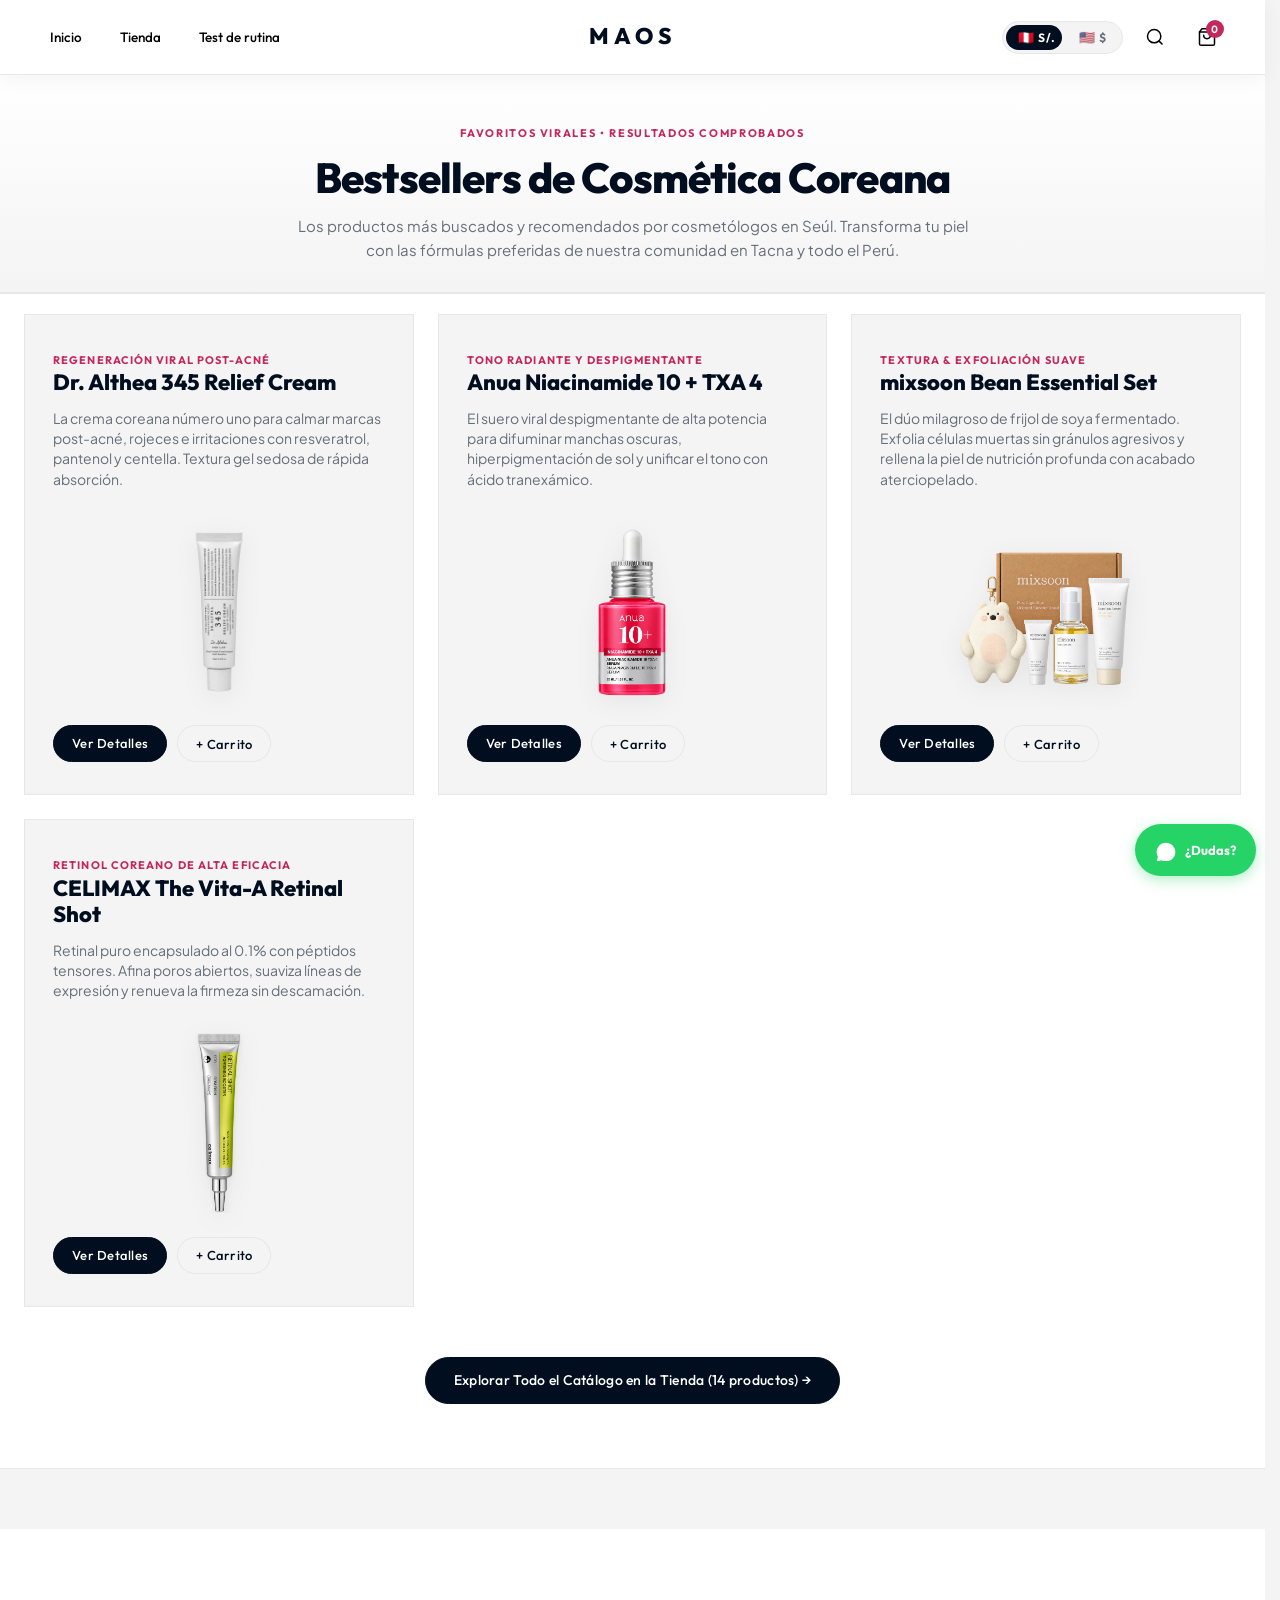
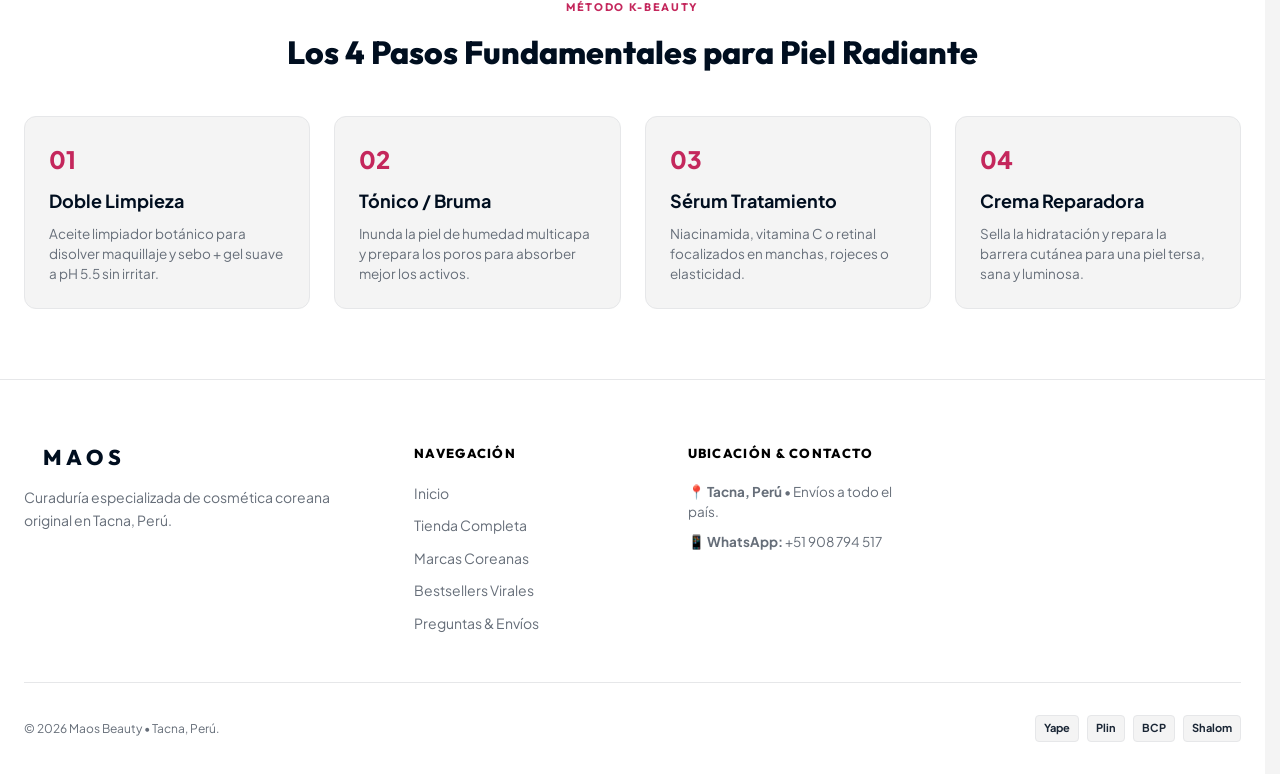
<file: bestsellers.html>
<!DOCTYPE html>
<html lang="es">

<head>
  <meta charset="UTF-8" />
  <meta name="viewport" content="width=device-width, initial-scale=1.0" />
  <title>Bestsellers Coreanos • Maos Shop</title>
  <meta name="description"
    content="Los productos de cosmética coreana más amados y virales en Maos Tacna: Dr. Althea 345 Cream, Anua Niacinamida TXA, Mixsoon Bean Set y más." />

  <!-- Open Graph -->
  <meta property="og:title" content="Bestsellers • Maos Skincare Coreano" />
  <meta property="og:description" content="Las fórmulas coreanas virales con resultados comprobados en Tacna y Perú." />
  <meta property="og:type" content="website" />
  <meta property="og:image" content="assets/hero_lifestyle.jpg" />

  <!-- Google Fonts & Stylesheet -->
  <link rel="stylesheet" href="index.css?v=14" />
  <link rel="icon" href="assets/logo.png" type="image/png" />
</head>

<body>



  <!-- SITE HEADER (Desktop: 3 Options • Mobile: Screenshot 2, 3, 5) -->
  <header class="site-header">
    <div class="header-container">
      <!-- Mobile Left Cluster: 2-line Minimalist Hamburger + Search (Screenshot 2, 3, 5) -->
      <div class="header-left-cluster">
        <button class="mobile-menu-toggle" id="mobileMenuToggle" onclick="openMobileMenu()" aria-label="Abrir menú">
          <svg viewBox="0 0 24 24" width="22" height="22" fill="none" stroke="currentColor" stroke-width="2" stroke-linecap="round">
            <line x1="4" y1="9" x2="20" y2="9"></line>
            <line x1="4" y1="15" x2="20" y2="15"></line>
          </svg>
        </button>
        <a href="tienda.html" class="header-search-icon-btn" title="Buscar productos" aria-label="Buscar">
          <svg viewBox="0 0 24 24" width="20" height="20" fill="none" stroke="currentColor" stroke-width="2" stroke-linecap="round" stroke-linejoin="round">
            <circle cx="11" cy="11" r="8"></circle>
            <line x1="21" y1="21" x2="16.65" y2="16.65"></line>
          </svg>
        </a>
      </div>

      <!-- Desktop Left Navigation: EXACTLY 3 OPTIONS (Inicio, Tienda, Test de rutina) -->
      <nav class="nav-left" id="navLeft" aria-label="Navegación principal">
        <a href="index.html" class="nav-link">Inicio</a>
        <a href="tienda.html" class="nav-link">Tienda</a>
        <a href="#rutinas" class="nav-link" id="navRutinaLink" onclick="openQuiz(); return false;">Test de rutina</a>
      </nav>

      <!-- Center Brand Logo (Pure SVG "MAOS") -->
      <div class="brand-center">
        <a href="index.html" class="brand-logo-wrap" aria-label="MAOS Skincare Inicio">
          <svg class="brand-logo-svg" viewBox="0 0 140 34" width="130" height="32" fill="currentColor">
            <text x="50%" y="25" text-anchor="middle" font-family="'Outfit', sans-serif" font-size="26" font-weight="800" letter-spacing="0.22em">MAOS</text>
          </svg>
        </a>
      </div>

      <!-- Right Utility Cluster -->
      <div class="header-utilities">
        <!-- Currency Toggle Switch (Soles ↔ USD) -->
        <div class="currency-toggle" id="currencyToggle" title="Cambiar moneda" role="radiogroup">
          <div class="currency-toggle-slider" id="currencySlider"></div>
          <button class="currency-toggle-btn active" data-currency="PEN" role="radio" aria-checked="true"><span class="currency-flag">🇵🇪</span> S/.</button>
          <button class="currency-toggle-btn" data-currency="USD" role="radio" aria-checked="false"><span class="currency-flag">🇺🇸</span> $</button>
        </div>

        <a href="tienda.html" class="icon-btn desktop-search-btn" title="Buscar productos" aria-label="Buscar">
          <svg viewBox="0 0 24 24" fill="none" stroke="currentColor"><circle cx="11" cy="11" r="8"></circle><line x1="21" y1="21" x2="16.65" y2="16.65"></line></svg>
        </a>

        <button class="icon-btn header-cart-btn" id="cartBtn" onclick="openCart()" title="Ver carrito" aria-label="Carrito">
          <svg viewBox="0 0 24 24" width="22" height="22" fill="none" stroke="currentColor" stroke-width="1.8" stroke-linecap="round" stroke-linejoin="round">
            <path d="M6 2L3 6v14a2 2 0 0 0 2 2h14a2 2 0 0 0 2-2V6l-3-4z"></path>
            <line x1="3" y1="6" x2="21" y2="6"></line>
            <path d="M16 10a4 4 0 0 1-8 0"></path>
          </svg>
          <span class="cart-badge" id="cartBadge">0</span>
        </button>
      </div>
    </div>
  </header>

  <!-- MOBILE FULLSCREEN DRAWER (Inspired by A-dam Screenshot 1) -->
  <div class="mobile-drawer-overlay" id="mobileDrawerOverlay"></div>
  <aside class="mobile-menu-drawer" id="mobileMenuDrawer" aria-hidden="true">
    <div class="mobile-drawer-header">
      <div class="mobile-drawer-left">
        <button class="mobile-drawer-close-btn" id="mobileDrawerClose" aria-label="Cerrar menú">
          <svg viewBox="0 0 24 24" width="22" height="22" fill="none" stroke="currentColor" stroke-width="2" stroke-linecap="round">
            <line x1="18" y1="6" x2="6" y2="18"></line>
            <line x1="6" y1="6" x2="18" y2="18"></line>
          </svg>
        </button>
        <a href="tienda.html" class="mobile-drawer-search-btn" title="Buscar productos" onclick="closeMobileMenu();">
          <svg viewBox="0 0 24 24" width="20" height="20" fill="none" stroke="currentColor" stroke-width="2" stroke-linecap="round" stroke-linejoin="round">
            <circle cx="11" cy="11" r="8"></circle>
            <line x1="21" y1="21" x2="16.65" y2="16.65"></line>
          </svg>
        </a>
      </div>
      <div class="mobile-drawer-brand">
        <svg viewBox="0 0 140 34" width="110" height="26" fill="currentColor">
          <text x="50%" y="24" text-anchor="middle" font-family="'Outfit', sans-serif" font-size="24" font-weight="800" letter-spacing="0.22em">MAOS</text>
        </svg>
      </div>
      <div class="mobile-drawer-right">
        <button class="icon-btn" onclick="closeMobileMenu(); openCart();" aria-label="Carrito">
          <svg viewBox="0 0 24 24" width="22" height="22" fill="none" stroke="currentColor" stroke-width="1.8">
            <path d="M6 2L3 6v14a2 2 0 0 0 2 2h14a2 2 0 0 0 2-2V6l-3-4z"></path>
            <line x1="3" y1="6" x2="21" y2="6"></line>
            <path d="M16 10a4 4 0 0 1-8 0"></path>
          </svg>
          <span class="cart-badge mobile-menu-cart-badge">0</span>
        </button>
      </div>
    </div>

    <!-- Big Bold Navigation Links (Screenshot 1: Shop, Campaigns, Over ons...) -->
    <nav class="mobile-drawer-nav">
      <a href="index.html" class="mobile-drawer-link">Inicio</a>
      <a href="tienda.html" class="mobile-drawer-link">Tienda</a>
      <a href="#rutinas" class="mobile-drawer-link" onclick="closeMobileMenu(); openQuiz(); return false;">Test de rutina</a>
    </nav>
    <!-- Bottom Footer of Drawer (Socials + Currency) -->
    <div class="mobile-drawer-footer">
      <!-- Social icons: centered, separated -->
      <div class="mobile-drawer-socials">
        <a href="https://www.instagram.com/maos.peru" target="_blank" rel="noopener" aria-label="Instagram" class="mobile-social-icon">
          <svg viewBox="0 0 24 24" width="20" height="20" fill="none" stroke="currentColor" stroke-width="2">
            <rect x="2" y="2" width="20" height="20" rx="5" ry="5"></rect>
            <path d="M16 11.37A4 4 0 1 1 12.63 8 4 4 0 0 1 16 11.37z"></path>
            <line x1="17.5" y1="6.5" x2="17.51" y2="6.5"></line>
          </svg>
        </a>
        <a href="https://www.tiktok.com/@maosperu" target="_blank" rel="noopener" aria-label="TikTok" class="mobile-social-icon">
          <svg viewBox="0 0 24 24" width="20" height="20" fill="currentColor">
            <path d="M19.59 6.69a4.83 4.83 0 0 1-3.77-4.25V2h-3.45v13.67a2.89 2.89 0 0 1-5.2 1.74 2.89 2.89 0 0 1 2.31-4.64 2.93 2.93 0 0 1 .88.13V9.4a6.84 6.84 0 0 0-1-.05A6.33 6.33 0 0 0 3 15.68 6.34 6.34 0 0 0 9.34 22a6.34 6.34 0 0 0 6.34-6.34V9.05a8.21 8.21 0 0 0 4.91 1.64v-3.5a4.78 4.78 0 0 1-1-.5z" />
          </svg>
        </a>
        <a href="https://wa.me/51908794517" target="_blank" rel="noopener" aria-label="WhatsApp" class="mobile-social-icon mobile-social-icon--whatsapp">
          <svg viewBox="0 0 24 24" width="20" height="20" fill="currentColor">
            <path d="M12.031 6.172c-3.181 0-5.767 2.586-5.768 5.766-.001 1.298.38 2.27 1.019 3.287l-.582 2.128 2.182-.573c.978.58 1.911.928 3.145.929 3.178 0 5.767-2.587 5.768-5.766.001-3.187-2.575-5.77-5.764-5.771zm3.392 8.244c-.144.405-.837.774-1.17.824-.299.045-.677.063-1.092-.069-.252-.08-.575-.187-.988-.365-1.739-.751-2.874-2.502-2.961-2.617-.087-.116-.708-.94-.708-1.793s.448-1.273.607-1.446c.159-.173.346-.217.462-.217l.332.007c.106.005.249-.04.39.299.144.347.491 1.2.534 1.287.043.087.072.188.014.303-.058.116-.087.188-.173.289l-.26.303c-.087.087-.177.182-.076.356.101.174.449.741.964 1.201.662.591 1.221.774 1.394.861.174.086.275.072.376-.044.101-.116.433-.506.549-.68.116-.173.231-.144.39-.086s1.011.477 1.184.564.289.13.332.202c.045.072.045.419-.1.824zm-3.423-10.416c-5.632 0-10.21 4.578-10.21 10.209 0 1.802.47 3.558 1.365 5.109l-1.455 5.314 5.457-1.432c1.488.812 3.167 1.24 4.843 1.241 5.631 0 10.21-4.578 10.21-10.209 0-5.631-4.579-10.231-10.21-10.231z" />
          </svg>
        </a>
      </div>

      <!-- Currency selector row -->
      <div class="mobile-currency-row">
        <button class="mobile-currency-btn" id="mobileCurrencyPEN" onclick="setMobileCurrency('PEN')" aria-label="Soles peruanos">
          <span class="mobile-currency-flag">🇵🇪</span>
          <span class="mobile-currency-code">PEN</span>
          <span class="mobile-currency-symbol">S/.</span>
        </button>
        <button class="mobile-currency-btn" id="mobileCurrencyUSD" onclick="setMobileCurrency('USD')" aria-label="Dólares americanos">
          <span class="mobile-currency-flag">🇺🇸</span>
          <span class="mobile-currency-code">USD</span>
          <span class="mobile-currency-symbol">$</span>
        </button>
      </div>
    </div>
  </aside>

  <main>
    <!-- PAGE HERO -->
    <section class="catalog-page-hero">
      <div class="container">
        <div class="catalog-page-hero-inner">
          <span class="editorial-eyebrow">FAVORITOS VIRALES • RESULTADOS COMPROBADOS</span>
          <h1 class="catalog-hero-title">Bestsellers de Cosmética Coreana</h1>
          <p class="catalog-hero-desc">
            Los productos más buscados y recomendados por cosmetólogos en Seúl. Transforma tu piel con las fórmulas preferidas de nuestra comunidad en Tacna y todo el Perú.
          </p>
        </div>
      </div>
    </section>

    <!-- SPOTLIGHT GRID -->
    <section class="featured-spotlight-section" style="padding-top: 20px;">
      <div class="container">
        <div class="spotlight-grid">
          <!-- Spotlight 1 -->
          <div class="spotlight-card">
            <div>
              <span class="spotlight-eyebrow">REGENERACIÓN VIRAL POST-ACNÉ</span>
              <h3 class="spotlight-title">Dr. Althea 345 Relief Cream</h3>
              <p class="spotlight-desc">
                La crema coreana número uno para calmar marcas post-acné, rojeces e irritaciones con resveratrol, pantenol y centella. Textura gel sedosa de rápida absorción.
              </p>
            </div>
            <a href="producto.html?id=dr-althea-345-relief-cream" class="spotlight-img-wrap" aria-label="Ver Dr Althea 345 Relief Cream">
              <img class="spotlight-primary-img" src="assets/products/dr-althea-345-relief-cream.png" alt="Dr Althea 345 Relief Cream" />
              
            </a>
            <div style="display: flex; gap: 10px; margin-top: auto;">
              <a href="producto.html?id=dr-althea-345-relief-cream" class="btn-pill btn-pill-primary btn-pill-sm" style="text-decoration: none; text-align: center;">
                Ver Detalles
              </a>
              <button class="btn-pill btn-pill-ghost btn-pill-sm" onclick="addToCartDirect('dr-althea-345-relief-cream')">
                + Carrito
              </button>
            </div>
          </div>

          <!-- Spotlight 2 -->
          <div class="spotlight-card">
            <div>
              <span class="spotlight-eyebrow">TONO RADIANTE Y DESPIGMENTANTE</span>
              <h3 class="spotlight-title">Anua Niacinamide 10 + TXA 4</h3>
              <p class="spotlight-desc">
                El suero viral despigmentante de alta potencia para difuminar manchas oscuras, hiperpigmentación de sol y unificar el tono con ácido tranexámico.
              </p>
            </div>
            <a href="producto.html?id=anua-niacinamide-10-txa-4" class="spotlight-img-wrap" aria-label="Ver Anua Niacinamide TXA Serum">
              <img class="spotlight-primary-img" src="assets/products/anua-niacinamide-10-txa-4.png" alt="Anua Niacinamide TXA Serum" />
              
            </a>
            <div style="display: flex; gap: 10px; margin-top: auto;">
              <a href="producto.html?id=anua-niacinamide-10-txa-4" class="btn-pill btn-pill-primary btn-pill-sm" style="text-decoration: none; text-align: center;">
                Ver Detalles
              </a>
              <button class="btn-pill btn-pill-ghost btn-pill-sm" onclick="addToCartDirect('anua-niacinamide-10-txa-4')">
                + Carrito
              </button>
            </div>
          </div>

          <!-- Spotlight 3 -->
          <div class="spotlight-card">
            <div>
              <span class="spotlight-eyebrow">TEXTURA & EXFOLIACIÓN SUAVE</span>
              <h3 class="spotlight-title">mixsoon Bean Essential Set</h3>
              <p class="spotlight-desc">
                El dúo milagroso de frijol de soya fermentado. Exfolia células muertas sin gránulos agresivos y rellena la piel de nutrición profunda con acabado aterciopelado.
              </p>
            </div>
            <a href="producto.html?id=mixsoon-bean-essential-skincare-set" class="spotlight-img-wrap" aria-label="Ver mixsoon Bean Essential Set">
              <img src="assets/products/mixsoon-bean-essential-skincare-set.png" alt="mixsoon Bean Essential Set" />
            </a>
            <div style="display: flex; gap: 10px; margin-top: auto;">
              <a href="producto.html?id=mixsoon-bean-essential-skincare-set" class="btn-pill btn-pill-primary btn-pill-sm" style="text-decoration: none; text-align: center;">
                Ver Detalles
              </a>
              <button class="btn-pill btn-pill-ghost btn-pill-sm" onclick="addToCartDirect('mixsoon-bean-essential-skincare-set')">
                + Carrito
              </button>
            </div>
          </div>

          <!-- Spotlight 4 -->
          <div class="spotlight-card">
            <div>
              <span class="spotlight-eyebrow">RETINOL COREANO DE ALTA EFICACIA</span>
              <h3 class="spotlight-title">CELIMAX The Vita-A Retinal Shot</h3>
              <p class="spotlight-desc">
                Retinal puro encapsulado al 0.1% con péptidos tensores. Afina poros abiertos, suaviza líneas de expresión y renueva la firmeza sin descamación.
              </p>
            </div>
            <a href="producto.html?id=celimax-vita-a-retinal-shot" class="spotlight-img-wrap" aria-label="Ver CELIMAX Retinal Shot">
              <img class="spotlight-primary-img" src="assets/products/celimax-vita-a-retinal-shot.png" alt="CELIMAX Retinal Shot" />
              
            </a>
            <div style="display: flex; gap: 10px; margin-top: auto;">
              <a href="producto.html?id=celimax-vita-a-retinal-shot" class="btn-pill btn-pill-primary btn-pill-sm" style="text-decoration: none; text-align: center;">
                Ver Detalles
              </a>
              <button class="btn-pill btn-pill-ghost btn-pill-sm" onclick="addToCartDirect('celimax-vita-a-retinal-shot')">
                + Carrito
              </button>
            </div>
          </div>
        </div>

        <div style="text-align: center; margin-top: 50px;">
          <a href="tienda.html" class="btn-pill btn-pill-primary">
            Explorar Todo el Catálogo en la Tienda (14 productos) →
          </a>
        </div>
      </div>
    </section>

    <!-- ROUTINE STEPS GUIDE -->
    <section class="routine-steps-section" style="padding: 70px 0; background: #fff; margin-top: 60px;">
      <div class="container">
        <div style="text-align: center; margin-bottom: 40px;">
          <span class="editorial-eyebrow">MÉTODO K-BEAUTY</span>
          <h2 style="font-family: var(--font-display); font-size: 32px; font-weight: 800; color: var(--color-midcurrent-navy);">
            Los 4 Pasos Fundamentales para Piel Radiante
          </h2>
        </div>

        <div style="display: grid; grid-template-columns: repeat(auto-fit, minmax(240px, 1fr)); gap: 24px;">
          <div style="background: var(--color-morning-mist); padding: 24px; border-radius: 12px; border: 1px solid var(--color-cloud-veil);">
            <span style="font-size: 24px; font-weight: 800; color: var(--color-deep-cobalt);">01</span>
            <h3 style="font-size: 18px; margin: 10px 0;">Doble Limpieza</h3>
            <p style="font-size: 13.5px; color: var(--color-slate-gray); line-height: 1.5;">Aceite limpiador botánico para disolver maquillaje y sebo + gel suave a pH 5.5 sin irritar.</p>
          </div>
          <div style="background: var(--color-morning-mist); padding: 24px; border-radius: 12px; border: 1px solid var(--color-cloud-veil);">
            <span style="font-size: 24px; font-weight: 800; color: var(--color-deep-cobalt);">02</span>
            <h3 style="font-size: 18px; margin: 10px 0;">Tónico / Bruma</h3>
            <p style="font-size: 13.5px; color: var(--color-slate-gray); line-height: 1.5;">Inunda la piel de humedad multicapa y prepara los poros para absorber mejor los activos.</p>
          </div>
          <div style="background: var(--color-morning-mist); padding: 24px; border-radius: 12px; border: 1px solid var(--color-cloud-veil);">
            <span style="font-size: 24px; font-weight: 800; color: var(--color-deep-cobalt);">03</span>
            <h3 style="font-size: 18px; margin: 10px 0;">Sérum Tratamiento</h3>
            <p style="font-size: 13.5px; color: var(--color-slate-gray); line-height: 1.5;">Niacinamida, vitamina C o retinal focalizados en manchas, rojeces o elasticidad.</p>
          </div>
          <div style="background: var(--color-morning-mist); padding: 24px; border-radius: 12px; border: 1px solid var(--color-cloud-veil);">
            <span style="font-size: 24px; font-weight: 800; color: var(--color-deep-cobalt);">04</span>
            <h3 style="font-size: 18px; margin: 10px 0;">Crema Reparadora</h3>
            <p style="font-size: 13.5px; color: var(--color-slate-gray); line-height: 1.5;">Sella la hidratación y repara la barrera cutánea para una piel tersa, sana y luminosa.</p>
          </div>
        </div>
      </div>
    </section>
  </main>

  <!-- QUICK VIEW & CART MODALS -->
  <div class="modal-backdrop" id="quickViewModal" aria-hidden="true">
    <div class="quickview-card" role="dialog" aria-modal="true">
      <button class="modal-close-btn" id="quickViewClose" aria-label="Cerrar modal">✕</button>
      <div id="quickViewBody" style="display: contents;"></div>
    </div>
  </div>

  <!-- ROUTINE QUIZ MODAL -->
<div class="modal-backdrop" id="quizModal" aria-hidden="true">
  <div class="quiz-card" role="dialog" aria-modal="true">
    <button class="modal-close-btn" id="quizClose" aria-label="Cerrar test">&#x2715;</button>

    <!-- Progress Bar -->
    <div class="quiz-progress-wrap">
      <span id="quizProgressLabel">Paso 1 de 5</span>
      <div class="quiz-progress-track">
        <div class="quiz-progress-fill" id="quizProgressBar"></div>
      </div>
    </div>

    <!-- Step 1: Tipo de piel -->
    <div class="quiz-step active" id="quizStep1">
      <h3>Paso 1: &iquest;C&oacute;mo es tu piel?</h3>
      <p class="subtitle">Selecciona el tipo que mejor define tu piel al despertar, sin productos:</p>
      <div class="quiz-options-grid">
        <button class="quiz-opt-btn" onclick="selectQuizType('grasa')">
          <strong>Mixta a Grasa</strong>
          <span>Brillo en zona T, poros visibles y tendencia a puntos negros o granos.</span>
        </button>
        <button class="quiz-opt-btn" onclick="selectQuizType('mixta')">
          <strong>Mixta Equilibrada</strong>
          <span>Zona T algo brillante pero mejillas normales o secas.</span>
        </button>
        <button class="quiz-opt-btn" onclick="selectQuizType('seca')">
          <strong>Seca / Deshidratada</strong>
          <span>Sensaci&oacute;n tirante, opacidad, descamaci&oacute;n o aspecto apagado.</span>
        </button>
        <button class="quiz-opt-btn" onclick="selectQuizType('sensible')">
          <strong>Sensible / Reactiva</strong>
          <span>Se enrojece, pica o reacciona f&aacute;cilmente a cambios o productos nuevos.</span>
        </button>
      </div>
    </div>

    <!-- Step 2: Sensibilidad -->
    <div class="quiz-step" id="quizStep2">
      <h3>Paso 2: &iquest;Qu&eacute; tan sensible es tu piel?</h3>
      <p class="subtitle">Esto nos ayuda a elegir activos que tu barrera cut&aacute;nea pueda tolerar bien:</p>
      <div class="quiz-options-grid">
        <button class="quiz-opt-btn" onclick="selectQuizSensitivity('alta')">
          <strong>Muy Sensible</strong>
          <span>Cualquier activo nuevo le genera ardor, enrojecimiento o granitos. Prefiero f&oacute;rmulas ultra suaves.</span>
        </button>
        <button class="quiz-opt-btn" onclick="selectQuizSensitivity('moderada')">
          <strong>Moderada</strong>
          <span>Tolera bien la mayor&iacute;a de productos pero reacciona ante concentraciones altas.</span>
        </button>
        <button class="quiz-opt-btn" onclick="selectQuizSensitivity('baja')">
          <strong>Resistente</strong>
          <span>Raramente reacciona. Puede tolerar activos potentes como retinol o vitamina C pura.</span>
        </button>
      </div>
    </div>

    <!-- Step 3: Objetivo -->
    <div class="quiz-step" id="quizStep3">
      <h3>Paso 3: &iquest;Cu&aacute;l es tu prioridad?</h3>
      <p class="subtitle">&iquest;Qu&eacute; transformaci&oacute;n cut&aacute;nea quieres ver primero?</p>
      <div class="quiz-options-grid">
        <button class="quiz-opt-btn" onclick="selectQuizGoal('manchas')">
          <strong>&#x2728; Manchas &amp; Luminosidad</strong>
          <span>Atenuar marcas de acn&eacute;, manchas de sol o tono desigual. Quiero una piel m&aacute;s uniforme y brillante.</span>
        </button>
        <button class="quiz-opt-btn" onclick="selectQuizGoal('rojeces')">
          <strong>&#x1F33F; Calmar Rojeces &amp; Brotes</strong>
          <span>Desinflamar, calmar la reactividad y reconstruir la barrera da&ntilde;ada.</span>
        </button>
        <button class="quiz-opt-btn" onclick="selectQuizGoal('antiedad')">
          <strong>&#x23F3; Firmeza &amp; Antiedad</strong>
          <span>Reducir l&iacute;neas finas, afinar textura y aportar densidad y elasticidad.</span>
        </button>
        <button class="quiz-opt-btn" onclick="selectQuizGoal('hidratacion')">
          <strong>&#x1F4A7; Glass Skin / Hidrataci&oacute;n</strong>
          <span>Piel rellena, jugosa y barrera cut&aacute;nea s&oacute;lida. Efecto &ldquo;piel de cristal&rdquo;.</span>
        </button>
        <button class="quiz-opt-btn" onclick="selectQuizGoal('poros')">
          <strong>&#x1F52C; Poros &amp; Textura</strong>
          <span>Minimizar poros visibles, controlar sebo y obtener una superficie lisa y refinada.</span>
        </button>
      </div>
    </div>

    <!-- Step 4: Estilo de vida -->
    <div class="quiz-step" id="quizStep4">
      <h3>Paso 4: &iquest;Cu&aacute;l es tu rutina de vida?</h3>
      <p class="subtitle">Tu entorno y h&aacute;bitos diarios influyen en qu&eacute; productos ser&aacute;n m&aacute;s efectivos para ti:</p>
      <div class="quiz-options-grid">
        <button class="quiz-opt-btn" onclick="selectQuizLifestyle('sol')">
          <strong>&#x2600;&#xFE0F; Exposici&oacute;n Solar Frecuente</strong>
          <span>Salgo mucho al sol (trabajo, deporte, actividades al aire libre). La fotoprotecci&oacute;n es clave.</span>
        </button>
        <button class="quiz-opt-btn" onclick="selectQuizLifestyle('maquillaje')">
          <strong>&#x1F484; Uso Maquillaje a Diario</strong>
          <span>Llevo base, corrector u otros productos de cobertura la mayor&iacute;a de d&iacute;as.</span>
        </button>
        <button class="quiz-opt-btn" onclick="selectQuizLifestyle('noche')">
          <strong>&#x1F319; Enfoque en Noche / Recuperaci&oacute;n</strong>
          <span>Mi momento favorito es la rutina nocturna. Busco activos de reparaci&oacute;n mientras duermo.</span>
        </button>
        <button class="quiz-opt-btn" onclick="selectQuizLifestyle('minimalista')">
          <strong>&#x26A1; Rutina Minimalista</strong>
          <span>Prefiero pocos pasos pero muy efectivos. No tengo mucho tiempo.</span>
        </button>
      </div>
    </div>

    <!-- Step 5: Edad de la piel -->
    <div class="quiz-step" id="quizStep5">
      <h3>Paso 5: &iquest;Cu&aacute;l es tu rango de edad?</h3>
      <p class="subtitle">La edad biol&oacute;gica de la piel determina qu&eacute; activos son prioritarios en tu protocolo:</p>
      <div class="quiz-options-grid">
        <button class="quiz-opt-btn" onclick="selectQuizSkinAge('teen')">
          <strong>15 &ndash; 25 a&ntilde;os</strong>
          <span>Piel joven: objetivo principal es prevenci&oacute;n, control de granos y base protectora sana.</span>
        </button>
        <button class="quiz-opt-btn" onclick="selectQuizSkinAge('adulta')">
          <strong>26 &ndash; 40 a&ntilde;os</strong>
          <span>Piel adulta: primeros signos de envejecimiento, manchas y necesidad de activos m&aacute;s potentes.</span>
        </button>
        <button class="quiz-opt-btn" onclick="selectQuizSkinAge('madura')">
          <strong>40+ a&ntilde;os</strong>
          <span>Piel madura: p&eacute;rdida de firmeza, arrugas, manchas intensas. Necesita regeneraci&oacute;n profunda.</span>
        </button>
      </div>
    </div>

    <!-- Step 6: Results -->
    <div class="quiz-step" id="quizStep6">
      <div id="quizResultsContainer"></div>
    </div>

  </div>
</div>

  <!-- SLIDE-OUT CART DRAWER (Screenshot 4) -->
  <div class="cart-drawer-backdrop" id="cartDrawerBackdrop" aria-hidden="true">
    <div class="cart-drawer" role="dialog" aria-modal="true" aria-labelledby="cartDrawerTitle">
      <div class="cart-drawer-header">
        <button class="cart-drawer-round-close" id="cartCloseBtn" aria-label="Cerrar carrito">
          <svg viewBox="0 0 24 24" width="18" height="18" fill="none" stroke="currentColor" stroke-width="2.5" stroke-linecap="round">
            <line x1="18" y1="6" x2="6" y2="18"></line>
            <line x1="6" y1="6" x2="18" y2="18"></line>
          </svg>
        </button>
        <div class="cart-drawer-title-wrap">
          <svg viewBox="0 0 24 24" width="20" height="20" fill="none" stroke="currentColor" stroke-width="1.8">
            <path d="M6 2L3 6v14a2 2 0 0 0 2 2h14a2 2 0 0 0 2-2V6l-3-4z"></path>
            <line x1="3" y1="6" x2="21" y2="6"></line>
            <path d="M16 10a4 4 0 0 1-8 0"></path>
          </svg>
          <h3 class="cart-drawer-title" id="cartDrawerTitle">
            Tu Carrito <span id="cartHeaderCount">(0)</span>
          </h3>
        </div>
      </div>

      <!-- Free Shipping Meter (Threshold: S/. 300) -->
      <div class="cart-shipping-meter">
        <div class="shipping-meter-text" id="cartShippingStatus">
          Te faltan <strong>S/. 300</strong> para obtener <strong>ENVÍO GRATIS</strong>
        </div>
        <div class="shipping-progress-track">
          <div class="shipping-progress-bar" id="cartShippingBar"></div>
        </div>
      </div>

      <!-- Items List -->
      <div class="cart-items-container" id="cartItemsList">
        <!-- Injected by app.js -->
      </div>

      <!-- Cart Drawer Footer (Screenshot 4) -->
      <div class="cart-drawer-footer">
        <div class="cart-summary-total-row">
          <span class="cart-total-label">TOTAL</span>
          <span class="cart-total-value" id="cartTotal">S/. 0</span>
        </div>

        <div class="cart-footer-actions">
          <button class="btn-whatsapp-checkout" id="btnWhatsAppCheckout">
            Finalizar Pedido por WhatsApp
          </button>
        </div>
        <p class="cart-checkout-disclaimer">
          Precios en Soles (o USD) • Envíos a todo el Perú desde Tacna
        </p>
      </div>
    </div>
  </div>

  <button class="whatsapp-widget" id="whatsappWidget" aria-label="WhatsApp">
    <svg viewBox="0 0 24 24"><path d="M12.031 6.172c-3.181 0-5.767 2.586-5.768 5.766-.001 1.298.38 2.27 1.019 3.287l-.582 2.128 2.182-.573c.978.58 1.911.928 3.145.929 3.178 0 5.767-2.587 5.768-5.766.001-3.187-2.575-5.77-5.764-5.771zm3.392 8.244c-.144.405-.837.774-1.17.824-.299.045-.677.063-1.092-.069-.252-.08-.575-.187-.988-.365-1.739-.751-2.874-2.502-2.961-2.617-.087-.116-.708-.94-.708-1.793s.448-1.273.607-1.446c.159-.173.346-.217.462-.217l.332.007c.106.005.249-.04.39.299.144.347.491 1.2.534 1.287.043.087.072.188.014.303-.058.116-.087.188-.173.289l-.26.303c-.087.087-.177.182-.076.356.101.174.449.741.964 1.201.662.591 1.221.774 1.394.861.174.086.275.072.376-.044.101-.116.433-.506.549-.68.116-.173.231-.144.39-.086s1.011.477 1.184.564.289.13.332.202c.045.072.045.419-.1.824zm-3.423-10.416c-5.632 0-10.21 4.578-10.21 10.209 0 1.802.47 3.558 1.365 5.109l-1.455 5.314 5.457-1.432c1.488.812 3.167 1.24 4.843 1.241 5.631 0 10.21-4.578 10.21-10.209 0-5.631-4.579-10.231-10.21-10.231z" /></svg>
    <span>¿Dudas?</span>
  </button>

  <div class="toast-container" id="toastContainer"></div>

  <!-- SITE FOOTER -->
  <footer class="site-footer">
    <div class="container">
      <div class="footer-top-grid">
        <div class="footer-brand-col">
          <svg class="footer-logo-svg" viewBox="0 0 140 34" width="120" height="28" fill="var(--color-midcurrent-navy)"><text x="50%" y="25" text-anchor="middle" font-family="'Outfit', sans-serif" font-size="26" font-weight="800" letter-spacing="0.22em">MAOS</text></svg>
          <p>Curaduría especializada de cosmética coreana original en Tacna, Perú.</p>
        </div>
        <div class="footer-col">
          <h4>Navegación</h4>
          <ul>
            <li><a href="index.html">Inicio</a></li>
            <li><a href="tienda.html">Tienda Completa</a></li>
            <li><a href="marcas.html">Marcas Coreanas</a></li>
            <li><a href="bestsellers.html">Bestsellers Virales</a></li>
            <li><a href="preguntas.html">Preguntas & Envíos</a></li>
          </ul>
        </div>
        <div class="footer-col">
          <h4>Ubicación & Contacto</h4>
          <p style="font-size: 13.5px; color: var(--color-slate-gray); margin-bottom: 10px;">📍 <strong>Tacna, Perú</strong> • Envíos a todo el país.</p>
          <p style="font-size: 13.5px; color: var(--color-slate-gray); margin-bottom: 14px;">📱 <strong>WhatsApp:</strong> +51 908 794 517</p>
        </div>
      </div>
      <div class="footer-bottom-row">
        <div>© 2026 Maos Beauty • Tacna, Perú.</div>
        <div class="footer-payment-badges"><span class="pay-badge">Yape</span><span class="pay-badge">Plin</span><span class="pay-badge">BCP</span><span class="pay-badge">Shalom</span></div>
      </div>
    </div>
  </footer>

  <script src="app.js?v=23"></script>
</body>

</html>
</file>
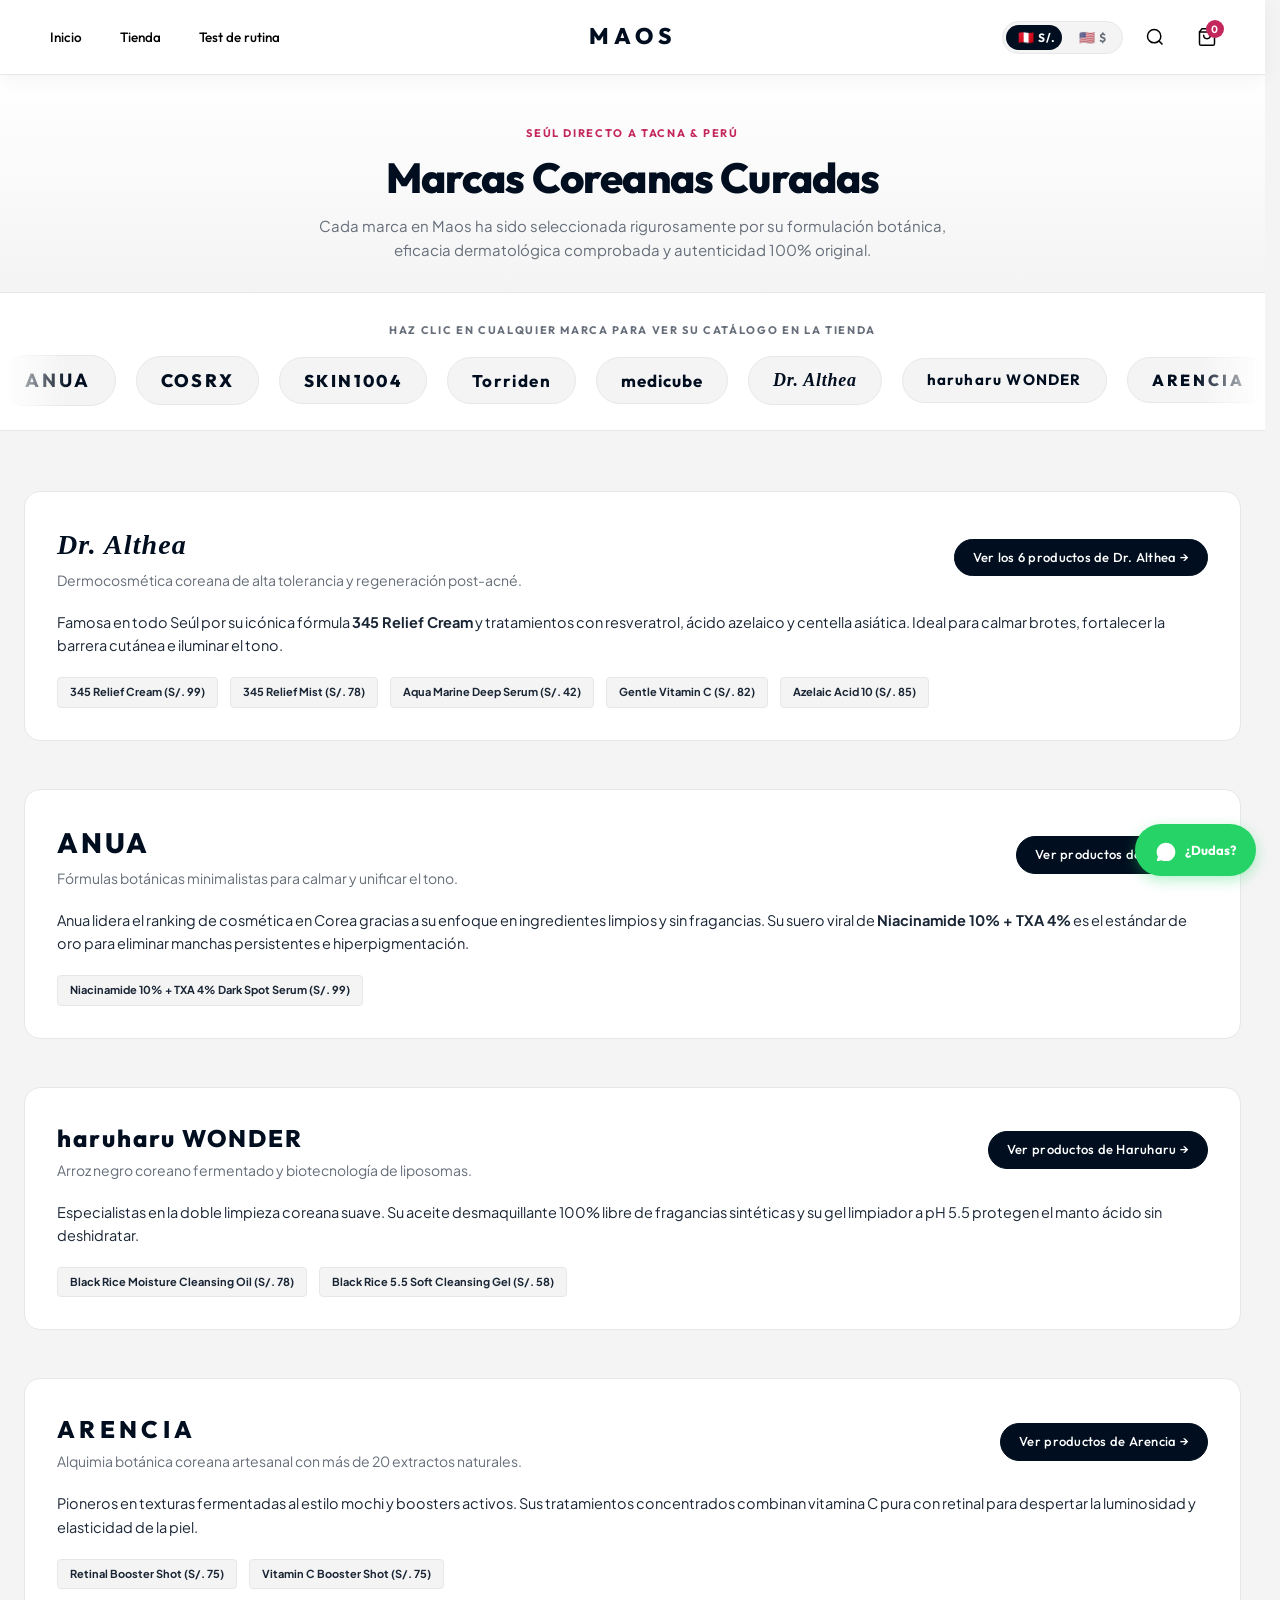
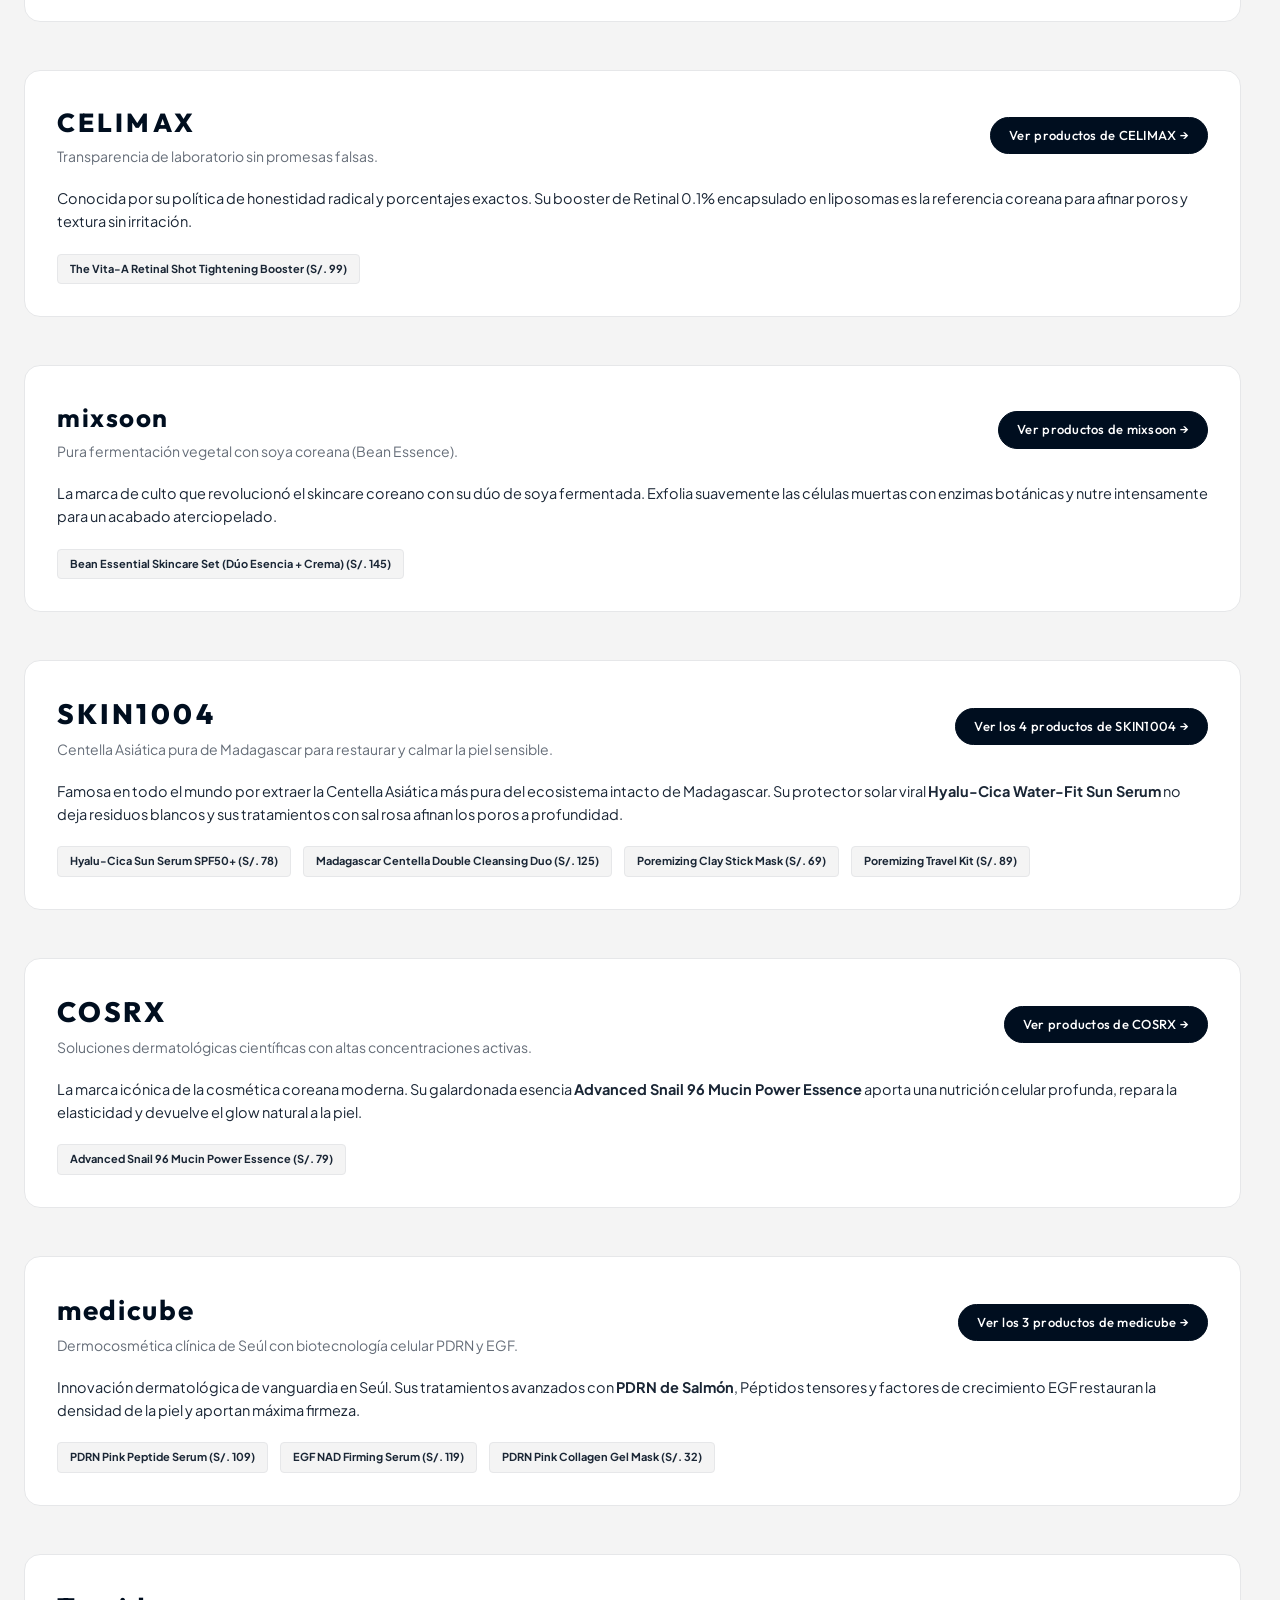
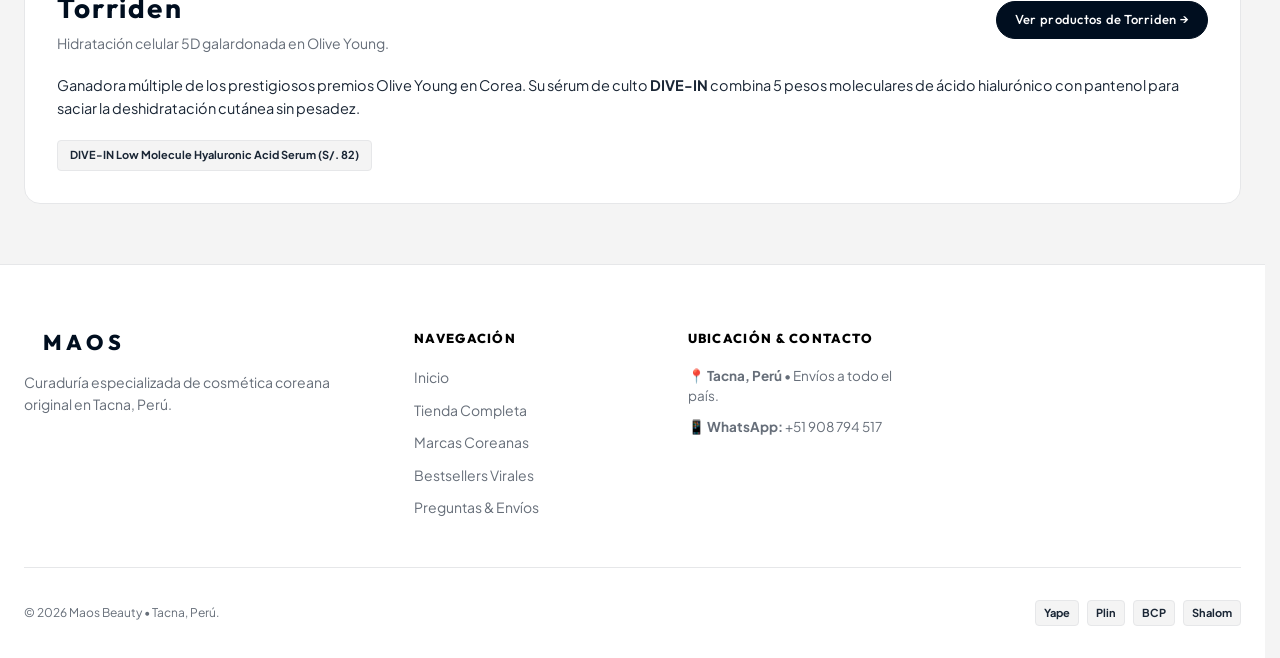
<file: marcas.html>
<!DOCTYPE html>
<html lang="es">

<head>
  <meta charset="UTF-8" />
  <meta name="viewport" content="width=device-width, initial-scale=1.0" />
  <title>Marcas Coreanas • Maos Shop</title>
  <meta name="description"
    content="Conoce las marcas coreanas auténticas curadas por Maos en Tacna: Dr. Althea, Anua, Haruharu Wonder, Arencia, Celimax y Mixsoon. 100% originales de Corea del Sur." />

  <!-- Open Graph -->
  <meta property="og:title" content="Marcas Coreanas Curadas • Maos Tacna" />
  <meta property="og:description"
    content="Descubre la historia e innovación de las marcas más prestigiosas de Seúl en Maos Tacna." />
  <meta property="og:type" content="website" />
  <meta property="og:image" content="assets/hero_lifestyle.jpg" />

  <!-- Google Fonts & Stylesheet -->
  <link rel="stylesheet" href="index.css?v=14" />
  <link rel="icon" href="assets/logo.png" type="image/png" />
</head>

<body>



  <!-- SITE HEADER (Desktop: 3 Options • Mobile: Screenshot 2, 3, 5) -->
  <header class="site-header">
    <div class="header-container">
      <!-- Mobile Left Cluster: 2-line Minimalist Hamburger + Search (Screenshot 2, 3, 5) -->
      <div class="header-left-cluster">
        <button class="mobile-menu-toggle" id="mobileMenuToggle" onclick="openMobileMenu()" aria-label="Abrir menú">
          <svg viewBox="0 0 24 24" width="22" height="22" fill="none" stroke="currentColor" stroke-width="2" stroke-linecap="round">
            <line x1="4" y1="9" x2="20" y2="9"></line>
            <line x1="4" y1="15" x2="20" y2="15"></line>
          </svg>
        </button>
        <a href="tienda.html" class="header-search-icon-btn" title="Buscar productos" aria-label="Buscar">
          <svg viewBox="0 0 24 24" width="20" height="20" fill="none" stroke="currentColor" stroke-width="2" stroke-linecap="round" stroke-linejoin="round">
            <circle cx="11" cy="11" r="8"></circle>
            <line x1="21" y1="21" x2="16.65" y2="16.65"></line>
          </svg>
        </a>
      </div>

      <!-- Desktop Left Navigation: EXACTLY 3 OPTIONS (Inicio, Tienda, Test de rutina) -->
      <nav class="nav-left" id="navLeft" aria-label="Navegación principal">
        <a href="index.html" class="nav-link">Inicio</a>
        <a href="tienda.html" class="nav-link">Tienda</a>
        <a href="#rutinas" class="nav-link" id="navRutinaLink" onclick="openQuiz(); return false;">Test de rutina</a>
      </nav>

      <!-- Center Brand Logo (Pure SVG "MAOS") -->
      <div class="brand-center">
        <a href="index.html" class="brand-logo-wrap" aria-label="MAOS Skincare Inicio">
          <svg class="brand-logo-svg" viewBox="0 0 140 34" width="130" height="32" fill="currentColor">
            <text x="50%" y="25" text-anchor="middle" font-family="'Outfit', sans-serif" font-size="26" font-weight="800" letter-spacing="0.22em">MAOS</text>
          </svg>
        </a>
      </div>

      <!-- Right Utility Cluster -->
      <div class="header-utilities">
        <!-- Currency Toggle Switch (Soles ↔ USD) -->
        <div class="currency-toggle" id="currencyToggle" title="Cambiar moneda" role="radiogroup">
          <div class="currency-toggle-slider" id="currencySlider"></div>
          <button class="currency-toggle-btn active" data-currency="PEN" role="radio" aria-checked="true"><span class="currency-flag">🇵🇪</span> S/.</button>
          <button class="currency-toggle-btn" data-currency="USD" role="radio" aria-checked="false"><span class="currency-flag">🇺🇸</span> $</button>
        </div>

        <a href="tienda.html" class="icon-btn desktop-search-btn" title="Buscar productos" aria-label="Buscar">
          <svg viewBox="0 0 24 24" fill="none" stroke="currentColor"><circle cx="11" cy="11" r="8"></circle><line x1="21" y1="21" x2="16.65" y2="16.65"></line></svg>
        </a>

        <button class="icon-btn header-cart-btn" id="cartBtn" onclick="openCart()" title="Ver carrito" aria-label="Carrito">
          <svg viewBox="0 0 24 24" width="22" height="22" fill="none" stroke="currentColor" stroke-width="1.8" stroke-linecap="round" stroke-linejoin="round">
            <path d="M6 2L3 6v14a2 2 0 0 0 2 2h14a2 2 0 0 0 2-2V6l-3-4z"></path>
            <line x1="3" y1="6" x2="21" y2="6"></line>
            <path d="M16 10a4 4 0 0 1-8 0"></path>
          </svg>
          <span class="cart-badge" id="cartBadge">0</span>
        </button>
      </div>
    </div>
  </header>

  <!-- MOBILE FULLSCREEN DRAWER (Inspired by A-dam Screenshot 1) -->
  <div class="mobile-drawer-overlay" id="mobileDrawerOverlay"></div>
  <aside class="mobile-menu-drawer" id="mobileMenuDrawer" aria-hidden="true">
    <div class="mobile-drawer-header">
      <div class="mobile-drawer-left">
        <button class="mobile-drawer-close-btn" id="mobileDrawerClose" aria-label="Cerrar menú">
          <svg viewBox="0 0 24 24" width="22" height="22" fill="none" stroke="currentColor" stroke-width="2" stroke-linecap="round">
            <line x1="18" y1="6" x2="6" y2="18"></line>
            <line x1="6" y1="6" x2="18" y2="18"></line>
          </svg>
        </button>
        <a href="tienda.html" class="mobile-drawer-search-btn" title="Buscar productos" onclick="closeMobileMenu();">
          <svg viewBox="0 0 24 24" width="20" height="20" fill="none" stroke="currentColor" stroke-width="2" stroke-linecap="round" stroke-linejoin="round">
            <circle cx="11" cy="11" r="8"></circle>
            <line x1="21" y1="21" x2="16.65" y2="16.65"></line>
          </svg>
        </a>
      </div>
      <div class="mobile-drawer-brand">
        <svg viewBox="0 0 140 34" width="110" height="26" fill="currentColor">
          <text x="50%" y="24" text-anchor="middle" font-family="'Outfit', sans-serif" font-size="24" font-weight="800" letter-spacing="0.22em">MAOS</text>
        </svg>
      </div>
      <div class="mobile-drawer-right">
        <button class="icon-btn" onclick="closeMobileMenu(); openCart();" aria-label="Carrito">
          <svg viewBox="0 0 24 24" width="22" height="22" fill="none" stroke="currentColor" stroke-width="1.8">
            <path d="M6 2L3 6v14a2 2 0 0 0 2 2h14a2 2 0 0 0 2-2V6l-3-4z"></path>
            <line x1="3" y1="6" x2="21" y2="6"></line>
            <path d="M16 10a4 4 0 0 1-8 0"></path>
          </svg>
          <span class="cart-badge mobile-menu-cart-badge">0</span>
        </button>
      </div>
    </div>

    <!-- Big Bold Navigation Links (Screenshot 1: Shop, Campaigns, Over ons...) -->
    <nav class="mobile-drawer-nav">
      <a href="index.html" class="mobile-drawer-link">Inicio</a>
      <a href="tienda.html" class="mobile-drawer-link">Tienda</a>
      <a href="#rutinas" class="mobile-drawer-link" onclick="closeMobileMenu(); openQuiz(); return false;">Test de rutina</a>
    </nav>
    <!-- Bottom Footer of Drawer (Socials + Currency) -->
    <div class="mobile-drawer-footer">
      <!-- Social icons: centered, separated -->
      <div class="mobile-drawer-socials">
        <a href="https://www.instagram.com/maos.peru" target="_blank" rel="noopener" aria-label="Instagram" class="mobile-social-icon">
          <svg viewBox="0 0 24 24" width="20" height="20" fill="none" stroke="currentColor" stroke-width="2">
            <rect x="2" y="2" width="20" height="20" rx="5" ry="5"></rect>
            <path d="M16 11.37A4 4 0 1 1 12.63 8 4 4 0 0 1 16 11.37z"></path>
            <line x1="17.5" y1="6.5" x2="17.51" y2="6.5"></line>
          </svg>
        </a>
        <a href="https://www.tiktok.com/@maosperu" target="_blank" rel="noopener" aria-label="TikTok" class="mobile-social-icon">
          <svg viewBox="0 0 24 24" width="20" height="20" fill="currentColor">
            <path d="M19.59 6.69a4.83 4.83 0 0 1-3.77-4.25V2h-3.45v13.67a2.89 2.89 0 0 1-5.2 1.74 2.89 2.89 0 0 1 2.31-4.64 2.93 2.93 0 0 1 .88.13V9.4a6.84 6.84 0 0 0-1-.05A6.33 6.33 0 0 0 3 15.68 6.34 6.34 0 0 0 9.34 22a6.34 6.34 0 0 0 6.34-6.34V9.05a8.21 8.21 0 0 0 4.91 1.64v-3.5a4.78 4.78 0 0 1-1-.5z" />
          </svg>
        </a>
        <a href="https://wa.me/51908794517" target="_blank" rel="noopener" aria-label="WhatsApp" class="mobile-social-icon mobile-social-icon--whatsapp">
          <svg viewBox="0 0 24 24" width="20" height="20" fill="currentColor">
            <path d="M12.031 6.172c-3.181 0-5.767 2.586-5.768 5.766-.001 1.298.38 2.27 1.019 3.287l-.582 2.128 2.182-.573c.978.58 1.911.928 3.145.929 3.178 0 5.767-2.587 5.768-5.766.001-3.187-2.575-5.77-5.764-5.771zm3.392 8.244c-.144.405-.837.774-1.17.824-.299.045-.677.063-1.092-.069-.252-.08-.575-.187-.988-.365-1.739-.751-2.874-2.502-2.961-2.617-.087-.116-.708-.94-.708-1.793s.448-1.273.607-1.446c.159-.173.346-.217.462-.217l.332.007c.106.005.249-.04.39.299.144.347.491 1.2.534 1.287.043.087.072.188.014.303-.058.116-.087.188-.173.289l-.26.303c-.087.087-.177.182-.076.356.101.174.449.741.964 1.201.662.591 1.221.774 1.394.861.174.086.275.072.376-.044.101-.116.433-.506.549-.68.116-.173.231-.144.39-.086s1.011.477 1.184.564.289.13.332.202c.045.072.045.419-.1.824zm-3.423-10.416c-5.632 0-10.21 4.578-10.21 10.209 0 1.802.47 3.558 1.365 5.109l-1.455 5.314 5.457-1.432c1.488.812 3.167 1.24 4.843 1.241 5.631 0 10.21-4.578 10.21-10.209 0-5.631-4.579-10.231-10.21-10.231z" />
          </svg>
        </a>
      </div>

      <!-- Currency selector row -->
      <div class="mobile-currency-row">
        <button class="mobile-currency-btn" id="mobileCurrencyPEN" onclick="setMobileCurrency('PEN')" aria-label="Soles peruanos">
          <span class="mobile-currency-flag">🇵🇪</span>
          <span class="mobile-currency-code">PEN</span>
          <span class="mobile-currency-symbol">S/.</span>
        </button>
        <button class="mobile-currency-btn" id="mobileCurrencyUSD" onclick="setMobileCurrency('USD')" aria-label="Dólares americanos">
          <span class="mobile-currency-flag">🇺🇸</span>
          <span class="mobile-currency-code">USD</span>
          <span class="mobile-currency-symbol">$</span>
        </button>
      </div>
    </div>
  </aside>

  <main>
    <!-- PAGE HERO -->
    <section class="catalog-page-hero">
      <div class="container">
        <div class="catalog-page-hero-inner">
          <span class="editorial-eyebrow">SEÚL DIRECTO A TACNA & PERÚ</span>
          <h1 class="catalog-hero-title">Marcas Coreanas Curadas</h1>
          <p class="catalog-hero-desc">
            Cada marca en Maos ha sido seleccionada rigurosamente por su formulación botánica, eficacia dermatológica comprobada y autenticidad 100% original.
          </p>
        </div>
      </div>
    </section>

    <!-- BRAND LOGOS CAROUSEL / TICKER (100% Seamless) -->
    <section class="brand-carousel-section" aria-label="Nuestras Marcas Coreanas">
      <div class="brand-carousel-header">
        <span>Haz clic en cualquier marca para ver su catálogo en la tienda</span>
      </div>
      <div class="brand-carousel-wrapper">
        <div class="brand-carousel-track">
          <!-- Group 1 -->
          <div class="brand-carousel-group">
            <div class="brand-logo-card" onclick="goToBrand('Anua')"><span class="brand-logo-text anua">ANUA</span></div>
            <div class="brand-logo-card" onclick="goToBrand('COSRX')"><span class="brand-logo-text cosrx">COSRX</span></div>
            <div class="brand-logo-card" onclick="goToBrand('SKIN1004')"><span class="brand-logo-text skin1004">SKIN1004</span></div>
            <div class="brand-logo-card" onclick="goToBrand('Torriden')"><span class="brand-logo-text torriden">Torriden</span></div>
            <div class="brand-logo-card" onclick="goToBrand('medicube')"><span class="brand-logo-text medicube">medicube</span></div>
            <div class="brand-logo-card" onclick="goToBrand('Dr. Althea')"><span class="brand-logo-text dr-althea">Dr. Althea</span></div>
            <div class="brand-logo-card" onclick="goToBrand('Haruharu WONDER')"><span class="brand-logo-text haruharu">haruharu WONDER</span></div>
            <div class="brand-logo-card" onclick="goToBrand('Arencia')"><span class="brand-logo-text arencia">ARENCIA</span></div>
            <div class="brand-logo-card" onclick="goToBrand('CELIMAX')"><span class="brand-logo-text celimax">CELIMAX</span></div>
            <div class="brand-logo-card" onclick="goToBrand('mixsoon')"><span class="brand-logo-text mixsoon">mixsoon</span></div>
            <div class="brand-logo-card" onclick="goToBrand('Anua')"><span class="brand-logo-text anua">ANUA</span></div>
            <div class="brand-logo-card" onclick="goToBrand('COSRX')"><span class="brand-logo-text cosrx">COSRX</span></div>
            <div class="brand-logo-card" onclick="goToBrand('SKIN1004')"><span class="brand-logo-text skin1004">SKIN1004</span></div>
            <div class="brand-logo-card" onclick="goToBrand('Torriden')"><span class="brand-logo-text torriden">Torriden</span></div>
            <div class="brand-logo-card" onclick="goToBrand('medicube')"><span class="brand-logo-text medicube">medicube</span></div>
            <div class="brand-logo-card" onclick="goToBrand('Dr. Althea')"><span class="brand-logo-text dr-althea">Dr. Althea</span></div>
            <div class="brand-logo-card" onclick="goToBrand('Haruharu WONDER')"><span class="brand-logo-text haruharu">haruharu WONDER</span></div>
            <div class="brand-logo-card" onclick="goToBrand('Arencia')"><span class="brand-logo-text arencia">ARENCIA</span></div>
            <div class="brand-logo-card" onclick="goToBrand('CELIMAX')"><span class="brand-logo-text celimax">CELIMAX</span></div>
            <div class="brand-logo-card" onclick="goToBrand('mixsoon')"><span class="brand-logo-text mixsoon">mixsoon</span></div>
          </div>
          <!-- Group 2 -->
          <div class="brand-carousel-group" aria-hidden="true">
            <div class="brand-logo-card" onclick="goToBrand('Anua')"><span class="brand-logo-text anua">ANUA</span></div>
            <div class="brand-logo-card" onclick="goToBrand('COSRX')"><span class="brand-logo-text cosrx">COSRX</span></div>
            <div class="brand-logo-card" onclick="goToBrand('SKIN1004')"><span class="brand-logo-text skin1004">SKIN1004</span></div>
            <div class="brand-logo-card" onclick="goToBrand('Torriden')"><span class="brand-logo-text torriden">Torriden</span></div>
            <div class="brand-logo-card" onclick="goToBrand('medicube')"><span class="brand-logo-text medicube">medicube</span></div>
            <div class="brand-logo-card" onclick="goToBrand('Dr. Althea')"><span class="brand-logo-text dr-althea">Dr. Althea</span></div>
            <div class="brand-logo-card" onclick="goToBrand('Haruharu WONDER')"><span class="brand-logo-text haruharu">haruharu WONDER</span></div>
            <div class="brand-logo-card" onclick="goToBrand('Arencia')"><span class="brand-logo-text arencia">ARENCIA</span></div>
            <div class="brand-logo-card" onclick="goToBrand('CELIMAX')"><span class="brand-logo-text celimax">CELIMAX</span></div>
            <div class="brand-logo-card" onclick="goToBrand('mixsoon')"><span class="brand-logo-text mixsoon">mixsoon</span></div>
            <div class="brand-logo-card" onclick="goToBrand('Anua')"><span class="brand-logo-text anua">ANUA</span></div>
            <div class="brand-logo-card" onclick="goToBrand('COSRX')"><span class="brand-logo-text cosrx">COSRX</span></div>
            <div class="brand-logo-card" onclick="goToBrand('SKIN1004')"><span class="brand-logo-text skin1004">SKIN1004</span></div>
            <div class="brand-logo-card" onclick="goToBrand('Torriden')"><span class="brand-logo-text torriden">Torriden</span></div>
            <div class="brand-logo-card" onclick="goToBrand('medicube')"><span class="brand-logo-text medicube">medicube</span></div>
            <div class="brand-logo-card" onclick="goToBrand('Dr. Althea')"><span class="brand-logo-text dr-althea">Dr. Althea</span></div>
            <div class="brand-logo-card" onclick="goToBrand('Haruharu WONDER')"><span class="brand-logo-text haruharu">haruharu WONDER</span></div>
            <div class="brand-logo-card" onclick="goToBrand('Arencia')"><span class="brand-logo-text arencia">ARENCIA</span></div>
            <div class="brand-logo-card" onclick="goToBrand('CELIMAX')"><span class="brand-logo-text celimax">CELIMAX</span></div>
            <div class="brand-logo-card" onclick="goToBrand('mixsoon')"><span class="brand-logo-text mixsoon">mixsoon</span></div>
          </div>
        </div>
      </div>
    </section>

    <!-- DETAILED BRAND SHOWCASE -->
    <section class="brand-showcase-section" style="padding: 60px 0;">
      <div class="container">
        <!-- Brand 1: Dr. Althea -->
        <article class="brand-detail-card" style="margin-bottom: 48px; background: #fff; padding: 32px; border-radius: 16px; border: 1px solid var(--color-cloud-veil);">
          <div style="display: flex; justify-content: space-between; align-items: center; flex-wrap: wrap; gap: 16px; margin-bottom: 20px;">
            <div>
              <span class="brand-logo-text dr-althea" style="font-size: 28px; font-weight: 800;">Dr. Althea</span>
              <p style="color: var(--color-slate-gray); font-size: 14px; margin-top: 4px;">Dermocosmética coreana de alta tolerancia y regeneración post-acné.</p>
            </div>
            <a href="tienda.html" onclick="sessionStorage.setItem('filterBrand','Dr. Althea');" class="btn-pill btn-pill-primary btn-pill-sm">
              Ver los 6 productos de Dr. Althea →
            </a>
          </div>
          <p style="font-size: 14.5px; line-height: 1.6; color: var(--color-twilight-slate); margin-bottom: 20px;">
            Famosa en todo Seúl por su icónica fórmula <strong>345 Relief Cream</strong> y tratamientos con resveratrol, ácido azelaico y centella asiática. Ideal para calmar brotes, fortalecer la barrera cutánea e iluminar el tono.
          </p>
          <div style="display: flex; gap: 12px; flex-wrap: wrap;">
            <span class="pay-badge" style="padding: 6px 12px;">345 Relief Cream (S/. 99)</span>
            <span class="pay-badge" style="padding: 6px 12px;">345 Relief Mist (S/. 78)</span>
            <span class="pay-badge" style="padding: 6px 12px;">Aqua Marine Deep Serum (S/. 42)</span>
            <span class="pay-badge" style="padding: 6px 12px;">Gentle Vitamin C (S/. 82)</span>
            <span class="pay-badge" style="padding: 6px 12px;">Azelaic Acid 10 (S/. 85)</span>
          </div>
        </article>

        <!-- Brand 2: Anua -->
        <article class="brand-detail-card" style="margin-bottom: 48px; background: #fff; padding: 32px; border-radius: 16px; border: 1px solid var(--color-cloud-veil);">
          <div style="display: flex; justify-content: space-between; align-items: center; flex-wrap: wrap; gap: 16px; margin-bottom: 20px;">
            <div>
              <span class="brand-logo-text anua" style="font-size: 28px; font-weight: 800; letter-spacing: 0.1em;">ANUA</span>
              <p style="color: var(--color-slate-gray); font-size: 14px; margin-top: 4px;">Fórmulas botánicas minimalistas para calmar y unificar el tono.</p>
            </div>
            <a href="tienda.html" onclick="sessionStorage.setItem('filterBrand','Anua');" class="btn-pill btn-pill-primary btn-pill-sm">
              Ver productos de Anua →
            </a>
          </div>
          <p style="font-size: 14.5px; line-height: 1.6; color: var(--color-twilight-slate); margin-bottom: 20px;">
            Anua lidera el ranking de cosmética en Corea gracias a su enfoque en ingredientes limpios y sin fragancias. Su suero viral de <strong>Niacinamide 10% + TXA 4%</strong> es el estándar de oro para eliminar manchas persistentes e hiperpigmentación.
          </p>
          <div style="display: flex; gap: 12px; flex-wrap: wrap;">
            <span class="pay-badge" style="padding: 6px 12px;">Niacinamide 10% + TXA 4% Dark Spot Serum (S/. 99)</span>
          </div>
        </article>

        <!-- Brand 3: Haruharu WONDER -->
        <article class="brand-detail-card" style="margin-bottom: 48px; background: #fff; padding: 32px; border-radius: 16px; border: 1px solid var(--color-cloud-veil);">
          <div style="display: flex; justify-content: space-between; align-items: center; flex-wrap: wrap; gap: 16px; margin-bottom: 20px;">
            <div>
              <span class="brand-logo-text haruharu" style="font-size: 24px; font-weight: 800;">haruharu WONDER</span>
              <p style="color: var(--color-slate-gray); font-size: 14px; margin-top: 4px;">Arroz negro coreano fermentado y biotecnología de liposomas.</p>
            </div>
            <a href="tienda.html" onclick="sessionStorage.setItem('filterBrand','Haruharu WONDER');" class="btn-pill btn-pill-primary btn-pill-sm">
              Ver productos de Haruharu →
            </a>
          </div>
          <p style="font-size: 14.5px; line-height: 1.6; color: var(--color-twilight-slate); margin-bottom: 20px;">
            Especialistas en la doble limpieza coreana suave. Su aceite desmaquillante 100% libre de fragancias sintéticas y su gel limpiador a pH 5.5 protegen el manto ácido sin deshidratar.
          </p>
          <div style="display: flex; gap: 12px; flex-wrap: wrap;">
            <span class="pay-badge" style="padding: 6px 12px;">Black Rice Moisture Cleansing Oil (S/. 78)</span>
            <span class="pay-badge" style="padding: 6px 12px;">Black Rice 5.5 Soft Cleansing Gel (S/. 58)</span>
          </div>
        </article>

        <!-- Brand 4: Arencia -->
        <article class="brand-detail-card" style="margin-bottom: 48px; background: #fff; padding: 32px; border-radius: 16px; border: 1px solid var(--color-cloud-veil);">
          <div style="display: flex; justify-content: space-between; align-items: center; flex-wrap: wrap; gap: 16px; margin-bottom: 20px;">
            <div>
              <span class="brand-logo-text arencia" style="font-size: 24px; font-weight: 800;">ARENCIA</span>
              <p style="color: var(--color-slate-gray); font-size: 14px; margin-top: 4px;">Alquimia botánica coreana artesanal con más de 20 extractos naturales.</p>
            </div>
            <a href="tienda.html" onclick="sessionStorage.setItem('filterBrand','Arencia');" class="btn-pill btn-pill-primary btn-pill-sm">
              Ver productos de Arencia →
            </a>
          </div>
          <p style="font-size: 14.5px; line-height: 1.6; color: var(--color-twilight-slate); margin-bottom: 20px;">
            Pioneros en texturas fermentadas al estilo mochi y boosters activos. Sus tratamientos concentrados combinan vitamina C pura con retinal para despertar la luminosidad y elasticidad de la piel.
          </p>
          <div style="display: flex; gap: 12px; flex-wrap: wrap;">
            <span class="pay-badge" style="padding: 6px 12px;">Retinal Booster Shot (S/. 75)</span>
            <span class="pay-badge" style="padding: 6px 12px;">Vitamin C Booster Shot (S/. 75)</span>
          </div>
        </article>

        <!-- Brand 5: CELIMAX -->
        <article class="brand-detail-card" style="margin-bottom: 48px; background: #fff; padding: 32px; border-radius: 16px; border: 1px solid var(--color-cloud-veil);">
          <div style="display: flex; justify-content: space-between; align-items: center; flex-wrap: wrap; gap: 16px; margin-bottom: 20px;">
            <div>
              <span class="brand-logo-text celimax" style="font-size: 26px; font-weight: 800;">CELIMAX</span>
              <p style="color: var(--color-slate-gray); font-size: 14px; margin-top: 4px;">Transparencia de laboratorio sin promesas falsas.</p>
            </div>
            <a href="tienda.html" onclick="sessionStorage.setItem('filterBrand','CELIMAX');" class="btn-pill btn-pill-primary btn-pill-sm">
              Ver productos de CELIMAX →
            </a>
          </div>
          <p style="font-size: 14.5px; line-height: 1.6; color: var(--color-twilight-slate); margin-bottom: 20px;">
            Conocida por su política de honestidad radical y porcentajes exactos. Su booster de Retinal 0.1% encapsulado en liposomas es la referencia coreana para afinar poros y textura sin irritación.
          </p>
          <div style="display: flex; gap: 12px; flex-wrap: wrap;">
            <span class="pay-badge" style="padding: 6px 12px;">The Vita-A Retinal Shot Tightening Booster (S/. 99)</span>
          </div>
        </article>

        <!-- Brand 6: mixsoon -->
        <article class="brand-detail-card" style="margin-bottom: 48px; background: #fff; padding: 32px; border-radius: 16px; border: 1px solid var(--color-cloud-veil);">
          <div style="display: flex; justify-content: space-between; align-items: center; flex-wrap: wrap; gap: 16px; margin-bottom: 20px;">
            <div>
              <span class="brand-logo-text mixsoon" style="font-size: 26px; font-weight: 700;">mixsoon</span>
              <p style="color: var(--color-slate-gray); font-size: 14px; margin-top: 4px;">Pura fermentación vegetal con soya coreana (Bean Essence).</p>
            </div>
            <a href="tienda.html" onclick="sessionStorage.setItem('filterBrand','mixsoon');" class="btn-pill btn-pill-primary btn-pill-sm">
              Ver productos de mixsoon →
            </a>
          </div>
          <p style="font-size: 14.5px; line-height: 1.6; color: var(--color-twilight-slate); margin-bottom: 20px;">
            La marca de culto que revolucionó el skincare coreano con su dúo de soya fermentada. Exfolia suavemente las células muertas con enzimas botánicas y nutre intensamente para un acabado aterciopelado.
          </p>
          <div style="display: flex; gap: 12px; flex-wrap: wrap;">
            <span class="pay-badge" style="padding: 6px 12px;">Bean Essential Skincare Set (Dúo Esencia + Crema) (S/. 145)</span>
          </div>
        </article>

        <!-- Brand 7: SKIN1004 -->
        <article class="brand-detail-card" style="margin-bottom: 48px; background: #fff; padding: 32px; border-radius: 16px; border: 1px solid var(--color-cloud-veil);">
          <div style="display: flex; justify-content: space-between; align-items: center; flex-wrap: wrap; gap: 16px; margin-bottom: 20px;">
            <div>
              <span class="brand-logo-text skin1004" style="font-size: 28px; font-weight: 800; letter-spacing: 0.12em;">SKIN1004</span>
              <p style="color: var(--color-slate-gray); font-size: 14px; margin-top: 4px;">Centella Asiática pura de Madagascar para restaurar y calmar la piel sensible.</p>
            </div>
            <a href="tienda.html" onclick="sessionStorage.setItem('filterBrand','SKIN1004');" class="btn-pill btn-pill-primary btn-pill-sm">
              Ver los 4 productos de SKIN1004 →
            </a>
          </div>
          <p style="font-size: 14.5px; line-height: 1.6; color: var(--color-twilight-slate); margin-bottom: 20px;">
            Famosa en todo el mundo por extraer la Centella Asiática más pura del ecosistema intacto de Madagascar. Su protector solar viral <strong>Hyalu-Cica Water-Fit Sun Serum</strong> no deja residuos blancos y sus tratamientos con sal rosa afinan los poros a profundidad.
          </p>
          <div style="display: flex; gap: 12px; flex-wrap: wrap;">
            <span class="pay-badge" style="padding: 6px 12px;">Hyalu-Cica Sun Serum SPF50+ (S/. 78)</span>
            <span class="pay-badge" style="padding: 6px 12px;">Madagascar Centella Double Cleansing Duo (S/. 125)</span>
            <span class="pay-badge" style="padding: 6px 12px;">Poremizing Clay Stick Mask (S/. 69)</span>
            <span class="pay-badge" style="padding: 6px 12px;">Poremizing Travel Kit (S/. 89)</span>
          </div>
        </article>

        <!-- Brand 8: COSRX -->
        <article class="brand-detail-card" style="margin-bottom: 48px; background: #fff; padding: 32px; border-radius: 16px; border: 1px solid var(--color-cloud-veil);">
          <div style="display: flex; justify-content: space-between; align-items: center; flex-wrap: wrap; gap: 16px; margin-bottom: 20px;">
            <div>
              <span class="brand-logo-text cosrx" style="font-size: 28px; font-weight: 800; letter-spacing: 0.1em;">COSRX</span>
              <p style="color: var(--color-slate-gray); font-size: 14px; margin-top: 4px;">Soluciones dermatológicas científicas con altas concentraciones activas.</p>
            </div>
            <a href="tienda.html" onclick="sessionStorage.setItem('filterBrand','COSRX');" class="btn-pill btn-pill-primary btn-pill-sm">
              Ver productos de COSRX →
            </a>
          </div>
          <p style="font-size: 14.5px; line-height: 1.6; color: var(--color-twilight-slate); margin-bottom: 20px;">
            La marca icónica de la cosmética coreana moderna. Su galardonada esencia <strong>Advanced Snail 96 Mucin Power Essence</strong> aporta una nutrición celular profunda, repara la elasticidad y devuelve el glow natural a la piel.
          </p>
          <div style="display: flex; gap: 12px; flex-wrap: wrap;">
            <span class="pay-badge" style="padding: 6px 12px;">Advanced Snail 96 Mucin Power Essence (S/. 79)</span>
          </div>
        </article>

        <!-- Brand 9: medicube -->
        <article class="brand-detail-card" style="margin-bottom: 48px; background: #fff; padding: 32px; border-radius: 16px; border: 1px solid var(--color-cloud-veil);">
          <div style="display: flex; justify-content: space-between; align-items: center; flex-wrap: wrap; gap: 16px; margin-bottom: 20px;">
            <div>
              <span class="brand-logo-text medicube" style="font-size: 28px; font-weight: 700; letter-spacing: 0.06em;">medicube</span>
              <p style="color: var(--color-slate-gray); font-size: 14px; margin-top: 4px;">Dermocosmética clínica de Seúl con biotecnología celular PDRN y EGF.</p>
            </div>
            <a href="tienda.html" onclick="sessionStorage.setItem('filterBrand','medicube');" class="btn-pill btn-pill-primary btn-pill-sm">
              Ver los 3 productos de medicube →
            </a>
          </div>
          <p style="font-size: 14.5px; line-height: 1.6; color: var(--color-twilight-slate); margin-bottom: 20px;">
            Innovación dermatológica de vanguardia en Seúl. Sus tratamientos avanzados con <strong>PDRN de Salmón</strong>, Péptidos tensores y factores de crecimiento EGF restauran la densidad de la piel y aportan máxima firmeza.
          </p>
          <div style="display: flex; gap: 12px; flex-wrap: wrap;">
            <span class="pay-badge" style="padding: 6px 12px;">PDRN Pink Peptide Serum (S/. 109)</span>
            <span class="pay-badge" style="padding: 6px 12px;">EGF NAD Firming Serum (S/. 119)</span>
            <span class="pay-badge" style="padding: 6px 12px;">PDRN Pink Collagen Gel Mask (S/. 32)</span>
          </div>
        </article>

        <!-- Brand 10: Torriden -->
        <article class="brand-detail-card" style="background: #fff; padding: 32px; border-radius: 16px; border: 1px solid var(--color-cloud-veil);">
          <div style="display: flex; justify-content: space-between; align-items: center; flex-wrap: wrap; gap: 16px; margin-bottom: 20px;">
            <div>
              <span class="brand-logo-text torriden" style="font-size: 28px; font-weight: 700; letter-spacing: 0.08em;">Torriden</span>
              <p style="color: var(--color-slate-gray); font-size: 14px; margin-top: 4px;">Hidratación celular 5D galardonada en Olive Young.</p>
            </div>
            <a href="tienda.html" onclick="sessionStorage.setItem('filterBrand','Torriden');" class="btn-pill btn-pill-primary btn-pill-sm">
              Ver productos de Torriden →
            </a>
          </div>
          <p style="font-size: 14.5px; line-height: 1.6; color: var(--color-twilight-slate); margin-bottom: 20px;">
            Ganadora múltiple de los prestigiosos premios Olive Young en Corea. Su sérum de culto <strong>DIVE-IN</strong> combina 5 pesos moleculares de ácido hialurónico con pantenol para saciar la deshidratación cutánea sin pesadez.
          </p>
          <div style="display: flex; gap: 12px; flex-wrap: wrap;">
            <span class="pay-badge" style="padding: 6px 12px;">DIVE-IN Low Molecule Hyaluronic Acid Serum (S/. 82)</span>
          </div>
        </article>
      </div>
    </section>
  </main>

  <!-- QUICK VIEW & CART MODALS -->
  <div class="modal-backdrop" id="quickViewModal" aria-hidden="true">
    <div class="quickview-card" role="dialog" aria-modal="true">
      <button class="modal-close-btn" id="quickViewClose" aria-label="Cerrar modal">✕</button>
      <div id="quickViewBody" style="display: contents;"></div>
    </div>
  </div>

  <!-- ROUTINE QUIZ MODAL -->
<div class="modal-backdrop" id="quizModal" aria-hidden="true">
  <div class="quiz-card" role="dialog" aria-modal="true">
    <button class="modal-close-btn" id="quizClose" aria-label="Cerrar test">&#x2715;</button>

    <!-- Progress Bar -->
    <div class="quiz-progress-wrap">
      <span id="quizProgressLabel">Paso 1 de 5</span>
      <div class="quiz-progress-track">
        <div class="quiz-progress-fill" id="quizProgressBar"></div>
      </div>
    </div>

    <!-- Step 1: Tipo de piel -->
    <div class="quiz-step active" id="quizStep1">
      <h3>Paso 1: &iquest;C&oacute;mo es tu piel?</h3>
      <p class="subtitle">Selecciona el tipo que mejor define tu piel al despertar, sin productos:</p>
      <div class="quiz-options-grid">
        <button class="quiz-opt-btn" onclick="selectQuizType('grasa')">
          <strong>Mixta a Grasa</strong>
          <span>Brillo en zona T, poros visibles y tendencia a puntos negros o granos.</span>
        </button>
        <button class="quiz-opt-btn" onclick="selectQuizType('mixta')">
          <strong>Mixta Equilibrada</strong>
          <span>Zona T algo brillante pero mejillas normales o secas.</span>
        </button>
        <button class="quiz-opt-btn" onclick="selectQuizType('seca')">
          <strong>Seca / Deshidratada</strong>
          <span>Sensaci&oacute;n tirante, opacidad, descamaci&oacute;n o aspecto apagado.</span>
        </button>
        <button class="quiz-opt-btn" onclick="selectQuizType('sensible')">
          <strong>Sensible / Reactiva</strong>
          <span>Se enrojece, pica o reacciona f&aacute;cilmente a cambios o productos nuevos.</span>
        </button>
      </div>
    </div>

    <!-- Step 2: Sensibilidad -->
    <div class="quiz-step" id="quizStep2">
      <h3>Paso 2: &iquest;Qu&eacute; tan sensible es tu piel?</h3>
      <p class="subtitle">Esto nos ayuda a elegir activos que tu barrera cut&aacute;nea pueda tolerar bien:</p>
      <div class="quiz-options-grid">
        <button class="quiz-opt-btn" onclick="selectQuizSensitivity('alta')">
          <strong>Muy Sensible</strong>
          <span>Cualquier activo nuevo le genera ardor, enrojecimiento o granitos. Prefiero f&oacute;rmulas ultra suaves.</span>
        </button>
        <button class="quiz-opt-btn" onclick="selectQuizSensitivity('moderada')">
          <strong>Moderada</strong>
          <span>Tolera bien la mayor&iacute;a de productos pero reacciona ante concentraciones altas.</span>
        </button>
        <button class="quiz-opt-btn" onclick="selectQuizSensitivity('baja')">
          <strong>Resistente</strong>
          <span>Raramente reacciona. Puede tolerar activos potentes como retinol o vitamina C pura.</span>
        </button>
      </div>
    </div>

    <!-- Step 3: Objetivo -->
    <div class="quiz-step" id="quizStep3">
      <h3>Paso 3: &iquest;Cu&aacute;l es tu prioridad?</h3>
      <p class="subtitle">&iquest;Qu&eacute; transformaci&oacute;n cut&aacute;nea quieres ver primero?</p>
      <div class="quiz-options-grid">
        <button class="quiz-opt-btn" onclick="selectQuizGoal('manchas')">
          <strong>&#x2728; Manchas &amp; Luminosidad</strong>
          <span>Atenuar marcas de acn&eacute;, manchas de sol o tono desigual. Quiero una piel m&aacute;s uniforme y brillante.</span>
        </button>
        <button class="quiz-opt-btn" onclick="selectQuizGoal('rojeces')">
          <strong>&#x1F33F; Calmar Rojeces &amp; Brotes</strong>
          <span>Desinflamar, calmar la reactividad y reconstruir la barrera da&ntilde;ada.</span>
        </button>
        <button class="quiz-opt-btn" onclick="selectQuizGoal('antiedad')">
          <strong>&#x23F3; Firmeza &amp; Antiedad</strong>
          <span>Reducir l&iacute;neas finas, afinar textura y aportar densidad y elasticidad.</span>
        </button>
        <button class="quiz-opt-btn" onclick="selectQuizGoal('hidratacion')">
          <strong>&#x1F4A7; Glass Skin / Hidrataci&oacute;n</strong>
          <span>Piel rellena, jugosa y barrera cut&aacute;nea s&oacute;lida. Efecto &ldquo;piel de cristal&rdquo;.</span>
        </button>
        <button class="quiz-opt-btn" onclick="selectQuizGoal('poros')">
          <strong>&#x1F52C; Poros &amp; Textura</strong>
          <span>Minimizar poros visibles, controlar sebo y obtener una superficie lisa y refinada.</span>
        </button>
      </div>
    </div>

    <!-- Step 4: Estilo de vida -->
    <div class="quiz-step" id="quizStep4">
      <h3>Paso 4: &iquest;Cu&aacute;l es tu rutina de vida?</h3>
      <p class="subtitle">Tu entorno y h&aacute;bitos diarios influyen en qu&eacute; productos ser&aacute;n m&aacute;s efectivos para ti:</p>
      <div class="quiz-options-grid">
        <button class="quiz-opt-btn" onclick="selectQuizLifestyle('sol')">
          <strong>&#x2600;&#xFE0F; Exposici&oacute;n Solar Frecuente</strong>
          <span>Salgo mucho al sol (trabajo, deporte, actividades al aire libre). La fotoprotecci&oacute;n es clave.</span>
        </button>
        <button class="quiz-opt-btn" onclick="selectQuizLifestyle('maquillaje')">
          <strong>&#x1F484; Uso Maquillaje a Diario</strong>
          <span>Llevo base, corrector u otros productos de cobertura la mayor&iacute;a de d&iacute;as.</span>
        </button>
        <button class="quiz-opt-btn" onclick="selectQuizLifestyle('noche')">
          <strong>&#x1F319; Enfoque en Noche / Recuperaci&oacute;n</strong>
          <span>Mi momento favorito es la rutina nocturna. Busco activos de reparaci&oacute;n mientras duermo.</span>
        </button>
        <button class="quiz-opt-btn" onclick="selectQuizLifestyle('minimalista')">
          <strong>&#x26A1; Rutina Minimalista</strong>
          <span>Prefiero pocos pasos pero muy efectivos. No tengo mucho tiempo.</span>
        </button>
      </div>
    </div>

    <!-- Step 5: Edad de la piel -->
    <div class="quiz-step" id="quizStep5">
      <h3>Paso 5: &iquest;Cu&aacute;l es tu rango de edad?</h3>
      <p class="subtitle">La edad biol&oacute;gica de la piel determina qu&eacute; activos son prioritarios en tu protocolo:</p>
      <div class="quiz-options-grid">
        <button class="quiz-opt-btn" onclick="selectQuizSkinAge('teen')">
          <strong>15 &ndash; 25 a&ntilde;os</strong>
          <span>Piel joven: objetivo principal es prevenci&oacute;n, control de granos y base protectora sana.</span>
        </button>
        <button class="quiz-opt-btn" onclick="selectQuizSkinAge('adulta')">
          <strong>26 &ndash; 40 a&ntilde;os</strong>
          <span>Piel adulta: primeros signos de envejecimiento, manchas y necesidad de activos m&aacute;s potentes.</span>
        </button>
        <button class="quiz-opt-btn" onclick="selectQuizSkinAge('madura')">
          <strong>40+ a&ntilde;os</strong>
          <span>Piel madura: p&eacute;rdida de firmeza, arrugas, manchas intensas. Necesita regeneraci&oacute;n profunda.</span>
        </button>
      </div>
    </div>

    <!-- Step 6: Results -->
    <div class="quiz-step" id="quizStep6">
      <div id="quizResultsContainer"></div>
    </div>

  </div>
</div>

  <!-- SLIDE-OUT CART DRAWER (Screenshot 4) -->
  <div class="cart-drawer-backdrop" id="cartDrawerBackdrop" aria-hidden="true">
    <div class="cart-drawer" role="dialog" aria-modal="true" aria-labelledby="cartDrawerTitle">
      <div class="cart-drawer-header">
        <button class="cart-drawer-round-close" id="cartCloseBtn" aria-label="Cerrar carrito">
          <svg viewBox="0 0 24 24" width="18" height="18" fill="none" stroke="currentColor" stroke-width="2.5" stroke-linecap="round">
            <line x1="18" y1="6" x2="6" y2="18"></line>
            <line x1="6" y1="6" x2="18" y2="18"></line>
          </svg>
        </button>
        <div class="cart-drawer-title-wrap">
          <svg viewBox="0 0 24 24" width="20" height="20" fill="none" stroke="currentColor" stroke-width="1.8">
            <path d="M6 2L3 6v14a2 2 0 0 0 2 2h14a2 2 0 0 0 2-2V6l-3-4z"></path>
            <line x1="3" y1="6" x2="21" y2="6"></line>
            <path d="M16 10a4 4 0 0 1-8 0"></path>
          </svg>
          <h3 class="cart-drawer-title" id="cartDrawerTitle">
            Tu Carrito <span id="cartHeaderCount">(0)</span>
          </h3>
        </div>
      </div>

      <!-- Free Shipping Meter (Threshold: S/. 300) -->
      <div class="cart-shipping-meter">
        <div class="shipping-meter-text" id="cartShippingStatus">
          Te faltan <strong>S/. 300</strong> para obtener <strong>ENVÍO GRATIS</strong>
        </div>
        <div class="shipping-progress-track">
          <div class="shipping-progress-bar" id="cartShippingBar"></div>
        </div>
      </div>

      <!-- Items List -->
      <div class="cart-items-container" id="cartItemsList">
        <!-- Injected by app.js -->
      </div>

      <!-- Cart Drawer Footer (Screenshot 4) -->
      <div class="cart-drawer-footer">
        <div class="cart-summary-total-row">
          <span class="cart-total-label">TOTAL</span>
          <span class="cart-total-value" id="cartTotal">S/. 0</span>
        </div>

        <div class="cart-footer-actions">
          <button class="btn-whatsapp-checkout" id="btnWhatsAppCheckout">
            Finalizar Pedido por WhatsApp
          </button>
        </div>
        <p class="cart-checkout-disclaimer">
          Precios en Soles (o USD) • Envíos a todo el Perú desde Tacna
        </p>
      </div>
    </div>
  </div>

  <button class="whatsapp-widget" id="whatsappWidget" aria-label="WhatsApp">
    <svg viewBox="0 0 24 24"><path d="M12.031 6.172c-3.181 0-5.767 2.586-5.768 5.766-.001 1.298.38 2.27 1.019 3.287l-.582 2.128 2.182-.573c.978.58 1.911.928 3.145.929 3.178 0 5.767-2.587 5.768-5.766.001-3.187-2.575-5.77-5.764-5.771zm3.392 8.244c-.144.405-.837.774-1.17.824-.299.045-.677.063-1.092-.069-.252-.08-.575-.187-.988-.365-1.739-.751-2.874-2.502-2.961-2.617-.087-.116-.708-.94-.708-1.793s.448-1.273.607-1.446c.159-.173.346-.217.462-.217l.332.007c.106.005.249-.04.39.299.144.347.491 1.2.534 1.287.043.087.072.188.014.303-.058.116-.087.188-.173.289l-.26.303c-.087.087-.177.182-.076.356.101.174.449.741.964 1.201.662.591 1.221.774 1.394.861.174.086.275.072.376-.044.101-.116.433-.506.549-.68.116-.173.231-.144.39-.086s1.011.477 1.184.564.289.13.332.202c.045.072.045.419-.1.824zm-3.423-10.416c-5.632 0-10.21 4.578-10.21 10.209 0 1.802.47 3.558 1.365 5.109l-1.455 5.314 5.457-1.432c1.488.812 3.167 1.24 4.843 1.241 5.631 0 10.21-4.578 10.21-10.209 0-5.631-4.579-10.231-10.21-10.231z" /></svg>
    <span>¿Dudas?</span>
  </button>

  <div class="toast-container" id="toastContainer"></div>

  <!-- SITE FOOTER -->
  <footer class="site-footer">
    <div class="container">
      <div class="footer-top-grid">
        <div class="footer-brand-col">
          <svg class="footer-logo-svg" viewBox="0 0 140 34" width="120" height="28" fill="var(--color-midcurrent-navy)"><text x="50%" y="25" text-anchor="middle" font-family="'Outfit', sans-serif" font-size="26" font-weight="800" letter-spacing="0.22em">MAOS</text></svg>
          <p>Curaduría especializada de cosmética coreana original en Tacna, Perú.</p>
        </div>
        <div class="footer-col">
          <h4>Navegación</h4>
          <ul>
            <li><a href="index.html">Inicio</a></li>
            <li><a href="tienda.html">Tienda Completa</a></li>
            <li><a href="marcas.html">Marcas Coreanas</a></li>
            <li><a href="bestsellers.html">Bestsellers Virales</a></li>
            <li><a href="preguntas.html">Preguntas & Envíos</a></li>
          </ul>
        </div>
        <div class="footer-col">
          <h4>Ubicación & Contacto</h4>
          <p style="font-size: 13.5px; color: var(--color-slate-gray); margin-bottom: 10px;">📍 <strong>Tacna, Perú</strong> • Envíos a todo el país.</p>
          <p style="font-size: 13.5px; color: var(--color-slate-gray); margin-bottom: 14px;">📱 <strong>WhatsApp:</strong> +51 908 794 517</p>
        </div>
      </div>
      <div class="footer-bottom-row">
        <div>© 2026 Maos Beauty • Tacna, Perú.</div>
        <div class="footer-payment-badges"><span class="pay-badge">Yape</span><span class="pay-badge">Plin</span><span class="pay-badge">BCP</span><span class="pay-badge">Shalom</span></div>
      </div>
    </div>
  </footer>

  <script src="app.js?v=23"></script>
  <script>
    function goToBrand(b) {
      sessionStorage.setItem('filterBrand', b);
      window.location.href = 'tienda.html';
    }
  </script>
</body>

</html>
</file>
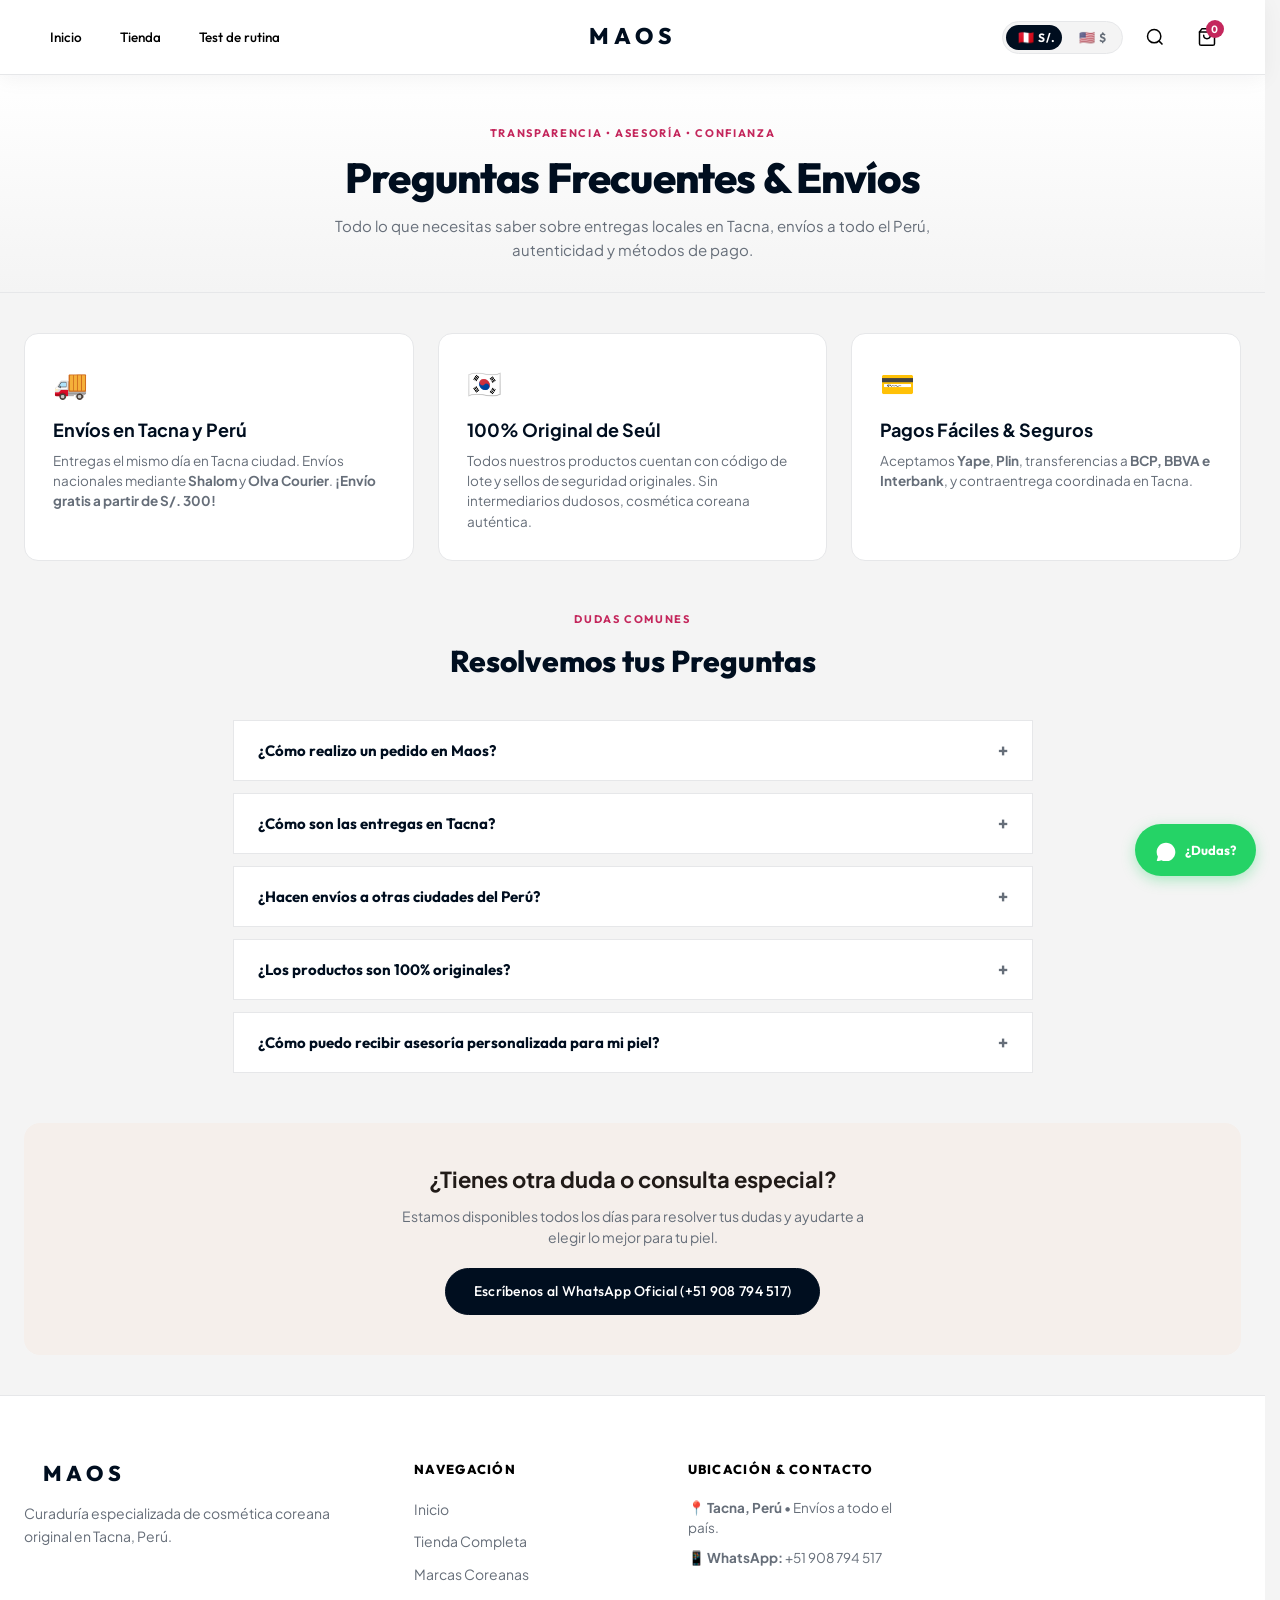
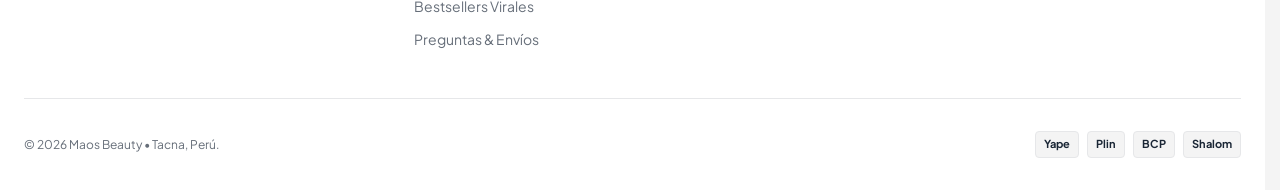
<file: preguntas.html>
<!DOCTYPE html>
<html lang="es">

<head>
  <meta charset="UTF-8" />
  <meta name="viewport" content="width=device-width, initial-scale=1.0" />
  <title>Preguntas Frecuentes & Envíos • Maos Shop</title>
  <meta name="description"
    content="Preguntas frecuentes sobre envíos en Tacna y a todo el Perú, métodos de pago, autenticidad y pedidos de cosmética coreana Maos." />

  <!-- Open Graph -->
  <meta property="og:title" content="Preguntas Frecuentes & Envíos • Maos Tacna" />
  <meta property="og:description" content="Todo sobre envíos, pagos y autenticidad en Maos Tacna." />
  <meta property="og:type" content="website" />
  <meta property="og:image" content="assets/hero_lifestyle.jpg" />

  <!-- Google Fonts & Stylesheet -->
  <link rel="stylesheet" href="index.css?v=13" />
  <link rel="icon" href="assets/logo.png" type="image/png" />
</head>

<body>



  <!-- SITE HEADER (Desktop: 3 Options • Mobile: Screenshot 2, 3, 5) -->
  <header class="site-header">
    <div class="header-container">
      <!-- Mobile Left Cluster: 2-line Minimalist Hamburger + Search (Screenshot 2, 3, 5) -->
      <div class="header-left-cluster">
        <button class="mobile-menu-toggle" id="mobileMenuToggle" onclick="openMobileMenu()" aria-label="Abrir menú">
          <svg viewBox="0 0 24 24" width="22" height="22" fill="none" stroke="currentColor" stroke-width="2" stroke-linecap="round">
            <line x1="4" y1="9" x2="20" y2="9"></line>
            <line x1="4" y1="15" x2="20" y2="15"></line>
          </svg>
        </button>
        <a href="tienda.html" class="header-search-icon-btn" title="Buscar productos" aria-label="Buscar">
          <svg viewBox="0 0 24 24" width="20" height="20" fill="none" stroke="currentColor" stroke-width="2" stroke-linecap="round" stroke-linejoin="round">
            <circle cx="11" cy="11" r="8"></circle>
            <line x1="21" y1="21" x2="16.65" y2="16.65"></line>
          </svg>
        </a>
      </div>

      <!-- Desktop Left Navigation: EXACTLY 3 OPTIONS (Inicio, Tienda, Test de rutina) -->
      <nav class="nav-left" id="navLeft" aria-label="Navegación principal">
        <a href="index.html" class="nav-link">Inicio</a>
        <a href="tienda.html" class="nav-link">Tienda</a>
        <a href="#rutinas" class="nav-link" id="navRutinaLink" onclick="openQuiz(); return false;">Test de rutina</a>
      </nav>

      <!-- Center Brand Logo (Pure SVG "MAOS") -->
      <div class="brand-center">
        <a href="index.html" class="brand-logo-wrap" aria-label="MAOS Skincare Inicio">
          <svg class="brand-logo-svg" viewBox="0 0 140 34" width="130" height="32" fill="currentColor">
            <text x="50%" y="25" text-anchor="middle" font-family="'Outfit', sans-serif" font-size="26" font-weight="800" letter-spacing="0.22em">MAOS</text>
          </svg>
        </a>
      </div>

      <!-- Right Utility Cluster -->
      <div class="header-utilities">
        <!-- Currency Toggle Switch (Soles ↔ USD) -->
        <div class="currency-toggle" id="currencyToggle" title="Cambiar moneda" role="radiogroup">
          <div class="currency-toggle-slider" id="currencySlider"></div>
          <button class="currency-toggle-btn active" data-currency="PEN" role="radio" aria-checked="true"><span class="currency-flag">🇵🇪</span> S/.</button>
          <button class="currency-toggle-btn" data-currency="USD" role="radio" aria-checked="false"><span class="currency-flag">🇺🇸</span> $</button>
        </div>

        <a href="tienda.html" class="icon-btn desktop-search-btn" title="Buscar productos" aria-label="Buscar">
          <svg viewBox="0 0 24 24" fill="none" stroke="currentColor"><circle cx="11" cy="11" r="8"></circle><line x1="21" y1="21" x2="16.65" y2="16.65"></line></svg>
        </a>

        <button class="icon-btn header-cart-btn" id="cartBtn" onclick="openCart()" title="Ver carrito" aria-label="Carrito">
          <svg viewBox="0 0 24 24" width="22" height="22" fill="none" stroke="currentColor" stroke-width="1.8" stroke-linecap="round" stroke-linejoin="round">
            <path d="M6 2L3 6v14a2 2 0 0 0 2 2h14a2 2 0 0 0 2-2V6l-3-4z"></path>
            <line x1="3" y1="6" x2="21" y2="6"></line>
            <path d="M16 10a4 4 0 0 1-8 0"></path>
          </svg>
          <span class="cart-badge" id="cartBadge">0</span>
        </button>
      </div>
    </div>
  </header>

  <!-- MOBILE FULLSCREEN DRAWER (Inspired by A-dam Screenshot 1) -->
  <div class="mobile-drawer-overlay" id="mobileDrawerOverlay"></div>
  <aside class="mobile-menu-drawer" id="mobileMenuDrawer" aria-hidden="true">
    <div class="mobile-drawer-header">
      <div class="mobile-drawer-left">
        <button class="mobile-drawer-close-btn" id="mobileDrawerClose" aria-label="Cerrar menú">
          <svg viewBox="0 0 24 24" width="22" height="22" fill="none" stroke="currentColor" stroke-width="2" stroke-linecap="round">
            <line x1="18" y1="6" x2="6" y2="18"></line>
            <line x1="6" y1="6" x2="18" y2="18"></line>
          </svg>
        </button>
        <a href="tienda.html" class="mobile-drawer-search-btn" title="Buscar productos" onclick="closeMobileMenu();">
          <svg viewBox="0 0 24 24" width="20" height="20" fill="none" stroke="currentColor" stroke-width="2" stroke-linecap="round" stroke-linejoin="round">
            <circle cx="11" cy="11" r="8"></circle>
            <line x1="21" y1="21" x2="16.65" y2="16.65"></line>
          </svg>
        </a>
      </div>
      <div class="mobile-drawer-brand">
        <svg viewBox="0 0 140 34" width="110" height="26" fill="currentColor">
          <text x="50%" y="24" text-anchor="middle" font-family="'Outfit', sans-serif" font-size="24" font-weight="800" letter-spacing="0.22em">MAOS</text>
        </svg>
      </div>
      <div class="mobile-drawer-right">
        <button class="icon-btn" onclick="closeMobileMenu(); openCart();" aria-label="Carrito">
          <svg viewBox="0 0 24 24" width="22" height="22" fill="none" stroke="currentColor" stroke-width="1.8">
            <path d="M6 2L3 6v14a2 2 0 0 0 2 2h14a2 2 0 0 0 2-2V6l-3-4z"></path>
            <line x1="3" y1="6" x2="21" y2="6"></line>
            <path d="M16 10a4 4 0 0 1-8 0"></path>
          </svg>
          <span class="cart-badge mobile-menu-cart-badge">0</span>
        </button>
      </div>
    </div>

    <!-- Big Bold Navigation Links (Screenshot 1: Shop, Campaigns, Over ons...) -->
    <nav class="mobile-drawer-nav">
      <a href="index.html" class="mobile-drawer-link">Inicio</a>
      <a href="tienda.html" class="mobile-drawer-link">Tienda</a>
      <a href="#rutinas" class="mobile-drawer-link" onclick="closeMobileMenu(); openQuiz(); return false;">Test de rutina</a>
    </nav>
    <!-- Bottom Footer of Drawer (Socials + Currency) -->
    <div class="mobile-drawer-footer">
      <!-- Social icons: centered, separated -->
      <div class="mobile-drawer-socials">
        <a href="https://www.instagram.com/maos.peru" target="_blank" rel="noopener" aria-label="Instagram" class="mobile-social-icon">
          <svg viewBox="0 0 24 24" width="20" height="20" fill="none" stroke="currentColor" stroke-width="2">
            <rect x="2" y="2" width="20" height="20" rx="5" ry="5"></rect>
            <path d="M16 11.37A4 4 0 1 1 12.63 8 4 4 0 0 1 16 11.37z"></path>
            <line x1="17.5" y1="6.5" x2="17.51" y2="6.5"></line>
          </svg>
        </a>
        <a href="https://www.tiktok.com/@maosperu" target="_blank" rel="noopener" aria-label="TikTok" class="mobile-social-icon">
          <svg viewBox="0 0 24 24" width="20" height="20" fill="currentColor">
            <path d="M19.59 6.69a4.83 4.83 0 0 1-3.77-4.25V2h-3.45v13.67a2.89 2.89 0 0 1-5.2 1.74 2.89 2.89 0 0 1 2.31-4.64 2.93 2.93 0 0 1 .88.13V9.4a6.84 6.84 0 0 0-1-.05A6.33 6.33 0 0 0 3 15.68 6.34 6.34 0 0 0 9.34 22a6.34 6.34 0 0 0 6.34-6.34V9.05a8.21 8.21 0 0 0 4.91 1.64v-3.5a4.78 4.78 0 0 1-1-.5z" />
          </svg>
        </a>
        <a href="https://wa.me/51908794517" target="_blank" rel="noopener" aria-label="WhatsApp" class="mobile-social-icon mobile-social-icon--whatsapp">
          <svg viewBox="0 0 24 24" width="20" height="20" fill="currentColor">
            <path d="M12.031 6.172c-3.181 0-5.767 2.586-5.768 5.766-.001 1.298.38 2.27 1.019 3.287l-.582 2.128 2.182-.573c.978.58 1.911.928 3.145.929 3.178 0 5.767-2.587 5.768-5.766.001-3.187-2.575-5.77-5.764-5.771zm3.392 8.244c-.144.405-.837.774-1.17.824-.299.045-.677.063-1.092-.069-.252-.08-.575-.187-.988-.365-1.739-.751-2.874-2.502-2.961-2.617-.087-.116-.708-.94-.708-1.793s.448-1.273.607-1.446c.159-.173.346-.217.462-.217l.332.007c.106.005.249-.04.39.299.144.347.491 1.2.534 1.287.043.087.072.188.014.303-.058.116-.087.188-.173.289l-.26.303c-.087.087-.177.182-.076.356.101.174.449.741.964 1.201.662.591 1.221.774 1.394.861.174.086.275.072.376-.044.101-.116.433-.506.549-.68.116-.173.231-.144.39-.086s1.011.477 1.184.564.289.13.332.202c.045.072.045.419-.1.824zm-3.423-10.416c-5.632 0-10.21 4.578-10.21 10.209 0 1.802.47 3.558 1.365 5.109l-1.455 5.314 5.457-1.432c1.488.812 3.167 1.24 4.843 1.241 5.631 0 10.21-4.578 10.21-10.209 0-5.631-4.579-10.231-10.21-10.231z" />
          </svg>
        </a>
      </div>

      <!-- Currency selector row -->
      <div class="mobile-currency-row">
        <button class="mobile-currency-btn" id="mobileCurrencyPEN" onclick="setMobileCurrency('PEN')" aria-label="Soles peruanos">
          <span class="mobile-currency-flag">🇵🇪</span>
          <span class="mobile-currency-code">PEN</span>
          <span class="mobile-currency-symbol">S/.</span>
        </button>
        <button class="mobile-currency-btn" id="mobileCurrencyUSD" onclick="setMobileCurrency('USD')" aria-label="Dólares americanos">
          <span class="mobile-currency-flag">🇺🇸</span>
          <span class="mobile-currency-code">USD</span>
          <span class="mobile-currency-symbol">$</span>
        </button>
      </div>
    </div>
  </aside>

  <main>
    <!-- PAGE HERO -->
    <section class="catalog-page-hero">
      <div class="container">
        <div class="catalog-page-hero-inner">
          <span class="editorial-eyebrow">TRANSPARENCIA • ASESORÍA • CONFIANZA</span>
          <h1 class="catalog-hero-title">Preguntas Frecuentes & Envíos</h1>
          <p class="catalog-hero-desc">
            Todo lo que necesitas saber sobre entregas locales en Tacna, envíos a todo el Perú, autenticidad y métodos de pago.
          </p>
        </div>
      </div>
    </section>

    <!-- TRUST & KEY PILLARS -->
    <section style="padding: 40px 0;">
      <div class="container">
        <div style="display: grid; grid-template-columns: repeat(auto-fit, minmax(280px, 1fr)); gap: 24px; margin-bottom: 50px;">
          <div style="background: #fff; padding: 28px; border-radius: 14px; border: 1px solid var(--color-cloud-veil);">
            <div style="font-size: 28px; margin-bottom: 12px;">🚚</div>
            <h3 style="font-size: 18px; margin-bottom: 8px;">Envíos en Tacna y Perú</h3>
            <p style="font-size: 13.5px; color: var(--color-slate-gray); line-height: 1.5;">
              Entregas el mismo día en Tacna ciudad. Envíos nacionales mediante <strong>Shalom</strong> y <strong>Olva Courier</strong>. <strong>¡Envío gratis a partir de S/. 300!</strong>
            </p>
          </div>

          <div style="background: #fff; padding: 28px; border-radius: 14px; border: 1px solid var(--color-cloud-veil);">
            <div style="font-size: 28px; margin-bottom: 12px;">🇰🇷</div>
            <h3 style="font-size: 18px; margin-bottom: 8px;">100% Original de Seúl</h3>
            <p style="font-size: 13.5px; color: var(--color-slate-gray); line-height: 1.5;">
              Todos nuestros productos cuentan con código de lote y sellos de seguridad originales. Sin intermediarios dudosos, cosmética coreana auténtica.
            </p>
          </div>

          <div style="background: #fff; padding: 28px; border-radius: 14px; border: 1px solid var(--color-cloud-veil);">
            <div style="font-size: 28px; margin-bottom: 12px;">💳</div>
            <h3 style="font-size: 18px; margin-bottom: 8px;">Pagos Fáciles & Seguros</h3>
            <p style="font-size: 13.5px; color: var(--color-slate-gray); line-height: 1.5;">
              Aceptamos <strong>Yape</strong>, <strong>Plin</strong>, transferencias a <strong>BCP, BBVA e Interbank</strong>, y contraentrega coordinada en Tacna.
            </p>
          </div>
        </div>

        <!-- FAQ ACCORDION -->
        <div class="faq-container">
          <div style="text-align: center; margin-bottom: 36px;">
            <span class="editorial-eyebrow">DUDAS COMUNES</span>
            <h2 style="font-family: var(--font-display); font-size: 30px; font-weight: 800; color: var(--color-midcurrent-navy);">
              Resolvemos tus Preguntas
            </h2>
          </div>

          <div class="faq-list">
            <!-- FAQ 1 -->
            <div class="faq-item">
              <button class="faq-question-btn" type="button">
                <span>¿Cómo realizo un pedido en Maos?</span>
                <span class="faq-icon">+</span>
              </button>
              <div class="faq-answer">
                <p>
                  Navega por nuestra <strong>Tienda</strong>, agrega tus productos al carrito y haz clic en <strong>"Finalizar Pedido por WhatsApp"</strong>. Se generará automáticamente un mensaje con la lista de tus productos para confirmar stock, forma de pago y coordinar tu entrega de inmediato.
                </p>
              </div>
            </div>

            <!-- FAQ 2 -->
            <div class="faq-item">
              <button class="faq-question-btn" type="button">
                <span>¿Cómo son las entregas en Tacna?</span>
                <span class="faq-icon">+</span>
              </button>
              <div class="faq-answer">
                <p>
                  En la ciudad de Tacna realizamos entregas personales y envíos por delivery local rápido. Puedes coordinar el punto de entrega o recepción en tu domicilio escribiéndonos al WhatsApp <strong>+51 908 794 517</strong>.
                </p>
              </div>
            </div>

            <!-- FAQ 3 -->
            <div class="faq-item">
              <button class="faq-question-btn" type="button">
                <span>¿Hacen envíos a otras ciudades del Perú?</span>
                <span class="faq-icon">+</span>
              </button>
              <div class="faq-answer">
                <p>
                  ¡Sí! Realizamos envíos a Arequipa, Lima, Cusco, Puno, Moquegua, Trujillo y todo el Perú a través de <strong>Agencia Shalom</strong> y <strong>Olva Courier</strong> con número de seguimiento para que monitorees tu paquete en todo momento. En compras desde S/. 300 el envío es 100% gratis.
                </p>
              </div>
            </div>

            <!-- FAQ 4 -->
            <div class="faq-item">
              <button class="faq-question-btn" type="button">
                <span>¿Los productos son 100% originales?</span>
                <span class="faq-icon">+</span>
              </button>
              <div class="faq-answer">
                <p>
                  Absolutamente. En Maos solo comercializamos cosmética original importada directamente desde distribuidores autorizados en Corea del Sur. Cada producto viene con su precinto de fábrica, caja original y fecha de caducidad visible.
                </p>
              </div>
            </div>

            <!-- FAQ 5 -->
            <div class="faq-item">
              <button class="faq-question-btn" type="button">
                <span>¿Cómo puedo recibir asesoría personalizada para mi piel?</span>
                <span class="faq-icon">+</span>
              </button>
              <div class="faq-answer">
                <p>
                  Puedes realizar nuestro <strong>Test de Rutina</strong> interactivo o enviarnos un mensaje directamente a nuestro <a href="https://wa.me/51908794517?text=%C2%A1Hola%20Maos%20Tacna!%20Quiero%20recibir%20asesor%C3%ADa%20personalizada%20para%20mi%20rutina%20de%20skincare." target="_blank" style="color: var(--color-deep-cobalt); font-weight: 700; text-decoration: underline;">WhatsApp oficial</a> <strong>+51 908 794 517</strong> contándonos tu tipo de piel y preocupaciones (manchas, acné, deshidratación) para recomendarte la mejor combinación.
                </p>
              </div>
            </div>
          </div>
        </div>

        <!-- WHATSAPP CTA BOX -->
        <div style="background: var(--color-sand-warm); padding: 40px; border-radius: 16px; text-align: center; margin-top: 50px;">
          <h3 style="font-size: 22px; margin-bottom: 10px; color: var(--color-espresso);">¿Tienes otra duda o consulta especial?</h3>
          <p style="font-size: 14px; color: var(--color-slate-gray); max-width: 500px; margin: 0 auto 20px;">
            Estamos disponibles todos los días para resolver tus dudas y ayudarte a elegir lo mejor para tu piel.
          </p>
          <a href="https://wa.me/51908794517" target="_blank" class="btn-pill btn-pill-primary">
            Escríbenos al WhatsApp Oficial (+51 908 794 517)
          </a>
        </div>
      </div>
    </section>
  </main>

  <!-- QUICK VIEW & CART MODALS -->
  <div class="modal-backdrop" id="quickViewModal" aria-hidden="true">
    <div class="quickview-card" role="dialog" aria-modal="true">
      <button class="modal-close-btn" id="quickViewClose" aria-label="Cerrar modal">✕</button>
      <div id="quickViewBody" style="display: contents;"></div>
    </div>
  </div>

  <!-- ROUTINE QUIZ MODAL -->
<div class="modal-backdrop" id="quizModal" aria-hidden="true">
  <div class="quiz-card" role="dialog" aria-modal="true">
    <button class="modal-close-btn" id="quizClose" aria-label="Cerrar test">&#x2715;</button>

    <!-- Progress Bar -->
    <div class="quiz-progress-wrap">
      <span id="quizProgressLabel">Paso 1 de 5</span>
      <div class="quiz-progress-track">
        <div class="quiz-progress-fill" id="quizProgressBar"></div>
      </div>
    </div>

    <!-- Step 1: Tipo de piel -->
    <div class="quiz-step active" id="quizStep1">
      <h3>Paso 1: &iquest;C&oacute;mo es tu piel?</h3>
      <p class="subtitle">Selecciona el tipo que mejor define tu piel al despertar, sin productos:</p>
      <div class="quiz-options-grid">
        <button class="quiz-opt-btn" onclick="selectQuizType('grasa')">
          <strong>Mixta a Grasa</strong>
          <span>Brillo en zona T, poros visibles y tendencia a puntos negros o granos.</span>
        </button>
        <button class="quiz-opt-btn" onclick="selectQuizType('mixta')">
          <strong>Mixta Equilibrada</strong>
          <span>Zona T algo brillante pero mejillas normales o secas.</span>
        </button>
        <button class="quiz-opt-btn" onclick="selectQuizType('seca')">
          <strong>Seca / Deshidratada</strong>
          <span>Sensaci&oacute;n tirante, opacidad, descamaci&oacute;n o aspecto apagado.</span>
        </button>
        <button class="quiz-opt-btn" onclick="selectQuizType('sensible')">
          <strong>Sensible / Reactiva</strong>
          <span>Se enrojece, pica o reacciona f&aacute;cilmente a cambios o productos nuevos.</span>
        </button>
      </div>
    </div>

    <!-- Step 2: Sensibilidad -->
    <div class="quiz-step" id="quizStep2">
      <h3>Paso 2: &iquest;Qu&eacute; tan sensible es tu piel?</h3>
      <p class="subtitle">Esto nos ayuda a elegir activos que tu barrera cut&aacute;nea pueda tolerar bien:</p>
      <div class="quiz-options-grid">
        <button class="quiz-opt-btn" onclick="selectQuizSensitivity('alta')">
          <strong>Muy Sensible</strong>
          <span>Cualquier activo nuevo le genera ardor, enrojecimiento o granitos. Prefiero f&oacute;rmulas ultra suaves.</span>
        </button>
        <button class="quiz-opt-btn" onclick="selectQuizSensitivity('moderada')">
          <strong>Moderada</strong>
          <span>Tolera bien la mayor&iacute;a de productos pero reacciona ante concentraciones altas.</span>
        </button>
        <button class="quiz-opt-btn" onclick="selectQuizSensitivity('baja')">
          <strong>Resistente</strong>
          <span>Raramente reacciona. Puede tolerar activos potentes como retinol o vitamina C pura.</span>
        </button>
      </div>
    </div>

    <!-- Step 3: Objetivo -->
    <div class="quiz-step" id="quizStep3">
      <h3>Paso 3: &iquest;Cu&aacute;l es tu prioridad?</h3>
      <p class="subtitle">&iquest;Qu&eacute; transformaci&oacute;n cut&aacute;nea quieres ver primero?</p>
      <div class="quiz-options-grid">
        <button class="quiz-opt-btn" onclick="selectQuizGoal('manchas')">
          <strong>&#x2728; Manchas &amp; Luminosidad</strong>
          <span>Atenuar marcas de acn&eacute;, manchas de sol o tono desigual. Quiero una piel m&aacute;s uniforme y brillante.</span>
        </button>
        <button class="quiz-opt-btn" onclick="selectQuizGoal('rojeces')">
          <strong>&#x1F33F; Calmar Rojeces &amp; Brotes</strong>
          <span>Desinflamar, calmar la reactividad y reconstruir la barrera da&ntilde;ada.</span>
        </button>
        <button class="quiz-opt-btn" onclick="selectQuizGoal('antiedad')">
          <strong>&#x23F3; Firmeza &amp; Antiedad</strong>
          <span>Reducir l&iacute;neas finas, afinar textura y aportar densidad y elasticidad.</span>
        </button>
        <button class="quiz-opt-btn" onclick="selectQuizGoal('hidratacion')">
          <strong>&#x1F4A7; Glass Skin / Hidrataci&oacute;n</strong>
          <span>Piel rellena, jugosa y barrera cut&aacute;nea s&oacute;lida. Efecto &ldquo;piel de cristal&rdquo;.</span>
        </button>
        <button class="quiz-opt-btn" onclick="selectQuizGoal('poros')">
          <strong>&#x1F52C; Poros &amp; Textura</strong>
          <span>Minimizar poros visibles, controlar sebo y obtener una superficie lisa y refinada.</span>
        </button>
      </div>
    </div>

    <!-- Step 4: Estilo de vida -->
    <div class="quiz-step" id="quizStep4">
      <h3>Paso 4: &iquest;Cu&aacute;l es tu rutina de vida?</h3>
      <p class="subtitle">Tu entorno y h&aacute;bitos diarios influyen en qu&eacute; productos ser&aacute;n m&aacute;s efectivos para ti:</p>
      <div class="quiz-options-grid">
        <button class="quiz-opt-btn" onclick="selectQuizLifestyle('sol')">
          <strong>&#x2600;&#xFE0F; Exposici&oacute;n Solar Frecuente</strong>
          <span>Salgo mucho al sol (trabajo, deporte, actividades al aire libre). La fotoprotecci&oacute;n es clave.</span>
        </button>
        <button class="quiz-opt-btn" onclick="selectQuizLifestyle('maquillaje')">
          <strong>&#x1F484; Uso Maquillaje a Diario</strong>
          <span>Llevo base, corrector u otros productos de cobertura la mayor&iacute;a de d&iacute;as.</span>
        </button>
        <button class="quiz-opt-btn" onclick="selectQuizLifestyle('noche')">
          <strong>&#x1F319; Enfoque en Noche / Recuperaci&oacute;n</strong>
          <span>Mi momento favorito es la rutina nocturna. Busco activos de reparaci&oacute;n mientras duermo.</span>
        </button>
        <button class="quiz-opt-btn" onclick="selectQuizLifestyle('minimalista')">
          <strong>&#x26A1; Rutina Minimalista</strong>
          <span>Prefiero pocos pasos pero muy efectivos. No tengo mucho tiempo.</span>
        </button>
      </div>
    </div>

    <!-- Step 5: Edad de la piel -->
    <div class="quiz-step" id="quizStep5">
      <h3>Paso 5: &iquest;Cu&aacute;l es tu rango de edad?</h3>
      <p class="subtitle">La edad biol&oacute;gica de la piel determina qu&eacute; activos son prioritarios en tu protocolo:</p>
      <div class="quiz-options-grid">
        <button class="quiz-opt-btn" onclick="selectQuizSkinAge('teen')">
          <strong>15 &ndash; 25 a&ntilde;os</strong>
          <span>Piel joven: objetivo principal es prevenci&oacute;n, control de granos y base protectora sana.</span>
        </button>
        <button class="quiz-opt-btn" onclick="selectQuizSkinAge('adulta')">
          <strong>26 &ndash; 40 a&ntilde;os</strong>
          <span>Piel adulta: primeros signos de envejecimiento, manchas y necesidad de activos m&aacute;s potentes.</span>
        </button>
        <button class="quiz-opt-btn" onclick="selectQuizSkinAge('madura')">
          <strong>40+ a&ntilde;os</strong>
          <span>Piel madura: p&eacute;rdida de firmeza, arrugas, manchas intensas. Necesita regeneraci&oacute;n profunda.</span>
        </button>
      </div>
    </div>

    <!-- Step 6: Results -->
    <div class="quiz-step" id="quizStep6">
      <div id="quizResultsContainer"></div>
    </div>

  </div>
</div>

  <!-- SLIDE-OUT CART DRAWER (Screenshot 4) -->
  <div class="cart-drawer-backdrop" id="cartDrawerBackdrop" aria-hidden="true">
    <div class="cart-drawer" role="dialog" aria-modal="true" aria-labelledby="cartDrawerTitle">
      <div class="cart-drawer-header">
        <button class="cart-drawer-round-close" id="cartCloseBtn" aria-label="Cerrar carrito">
          <svg viewBox="0 0 24 24" width="18" height="18" fill="none" stroke="currentColor" stroke-width="2.5" stroke-linecap="round">
            <line x1="18" y1="6" x2="6" y2="18"></line>
            <line x1="6" y1="6" x2="18" y2="18"></line>
          </svg>
        </button>
        <div class="cart-drawer-title-wrap">
          <svg viewBox="0 0 24 24" width="20" height="20" fill="none" stroke="currentColor" stroke-width="1.8">
            <path d="M6 2L3 6v14a2 2 0 0 0 2 2h14a2 2 0 0 0 2-2V6l-3-4z"></path>
            <line x1="3" y1="6" x2="21" y2="6"></line>
            <path d="M16 10a4 4 0 0 1-8 0"></path>
          </svg>
          <h3 class="cart-drawer-title" id="cartDrawerTitle">
            Tu Carrito <span id="cartHeaderCount">(0)</span>
          </h3>
        </div>
      </div>

      <!-- Free Shipping Meter (Threshold: S/. 300) -->
      <div class="cart-shipping-meter">
        <div class="shipping-meter-text" id="cartShippingStatus">
          Te faltan <strong>S/. 300</strong> para obtener <strong>ENVÍO GRATIS</strong>
        </div>
        <div class="shipping-progress-track">
          <div class="shipping-progress-bar" id="cartShippingBar"></div>
        </div>
      </div>

      <!-- Items List -->
      <div class="cart-items-container" id="cartItemsList">
        <!-- Injected by app.js -->
      </div>

      <!-- Cart Drawer Footer (Screenshot 4) -->
      <div class="cart-drawer-footer">
        <div class="cart-summary-total-row">
          <span class="cart-total-label">TOTAL</span>
          <span class="cart-total-value" id="cartTotal">S/. 0</span>
        </div>

        <div class="cart-footer-actions">
          <button class="btn-whatsapp-checkout" id="btnWhatsAppCheckout">
            Finalizar Pedido por WhatsApp
          </button>
        </div>
        <p class="cart-checkout-disclaimer">
          Precios en Soles (o USD) • Envíos a todo el Perú desde Tacna
        </p>
      </div>
    </div>
  </div>

  <button class="whatsapp-widget" id="whatsappWidget" aria-label="WhatsApp">
    <svg viewBox="0 0 24 24"><path d="M12.031 6.172c-3.181 0-5.767 2.586-5.768 5.766-.001 1.298.38 2.27 1.019 3.287l-.582 2.128 2.182-.573c.978.58 1.911.928 3.145.929 3.178 0 5.767-2.587 5.768-5.766.001-3.187-2.575-5.77-5.764-5.771zm3.392 8.244c-.144.405-.837.774-1.17.824-.299.045-.677.063-1.092-.069-.252-.08-.575-.187-.988-.365-1.739-.751-2.874-2.502-2.961-2.617-.087-.116-.708-.94-.708-1.793s.448-1.273.607-1.446c.159-.173.346-.217.462-.217l.332.007c.106.005.249-.04.39.299.144.347.491 1.2.534 1.287.043.087.072.188.014.303-.058.116-.087.188-.173.289l-.26.303c-.087.087-.177.182-.076.356.101.174.449.741.964 1.201.662.591 1.221.774 1.394.861.174.086.275.072.376-.044.101-.116.433-.506.549-.68.116-.173.231-.144.39-.086s1.011.477 1.184.564.289.13.332.202c.045.072.045.419-.1.824zm-3.423-10.416c-5.632 0-10.21 4.578-10.21 10.209 0 1.802.47 3.558 1.365 5.109l-1.455 5.314 5.457-1.432c1.488.812 3.167 1.24 4.843 1.241 5.631 0 10.21-4.578 10.21-10.209 0-5.631-4.579-10.231-10.21-10.231z" /></svg>
    <span>¿Dudas?</span>
  </button>

  <div class="toast-container" id="toastContainer"></div>

  <!-- SITE FOOTER -->
  <footer class="site-footer">
    <div class="container">
      <div class="footer-top-grid">
        <div class="footer-brand-col">
          <svg class="footer-logo-svg" viewBox="0 0 140 34" width="120" height="28" fill="var(--color-midcurrent-navy)"><text x="50%" y="25" text-anchor="middle" font-family="'Outfit', sans-serif" font-size="26" font-weight="800" letter-spacing="0.22em">MAOS</text></svg>
          <p>Curaduría especializada de cosmética coreana original en Tacna, Perú.</p>
        </div>
        <div class="footer-col">
          <h4>Navegación</h4>
          <ul>
            <li><a href="index.html">Inicio</a></li>
            <li><a href="tienda.html">Tienda Completa</a></li>
            <li><a href="marcas.html">Marcas Coreanas</a></li>
            <li><a href="bestsellers.html">Bestsellers Virales</a></li>
            <li><a href="preguntas.html">Preguntas & Envíos</a></li>
          </ul>
        </div>
        <div class="footer-col">
          <h4>Ubicación & Contacto</h4>
          <p style="font-size: 13.5px; color: var(--color-slate-gray); margin-bottom: 10px;">📍 <strong>Tacna, Perú</strong> • Envíos a todo el país.</p>
          <p style="font-size: 13.5px; color: var(--color-slate-gray); margin-bottom: 14px;">📱 <strong>WhatsApp:</strong> +51 908 794 517</p>
        </div>
      </div>
      <div class="footer-bottom-row">
        <div>© 2026 Maos Beauty • Tacna, Perú.</div>
        <div class="footer-payment-badges"><span class="pay-badge">Yape</span><span class="pay-badge">Plin</span><span class="pay-badge">BCP</span><span class="pay-badge">Shalom</span></div>
      </div>
    </div>
  </footer>

  <script src="app.js?v=23"></script>
</body>

</html>
</file>
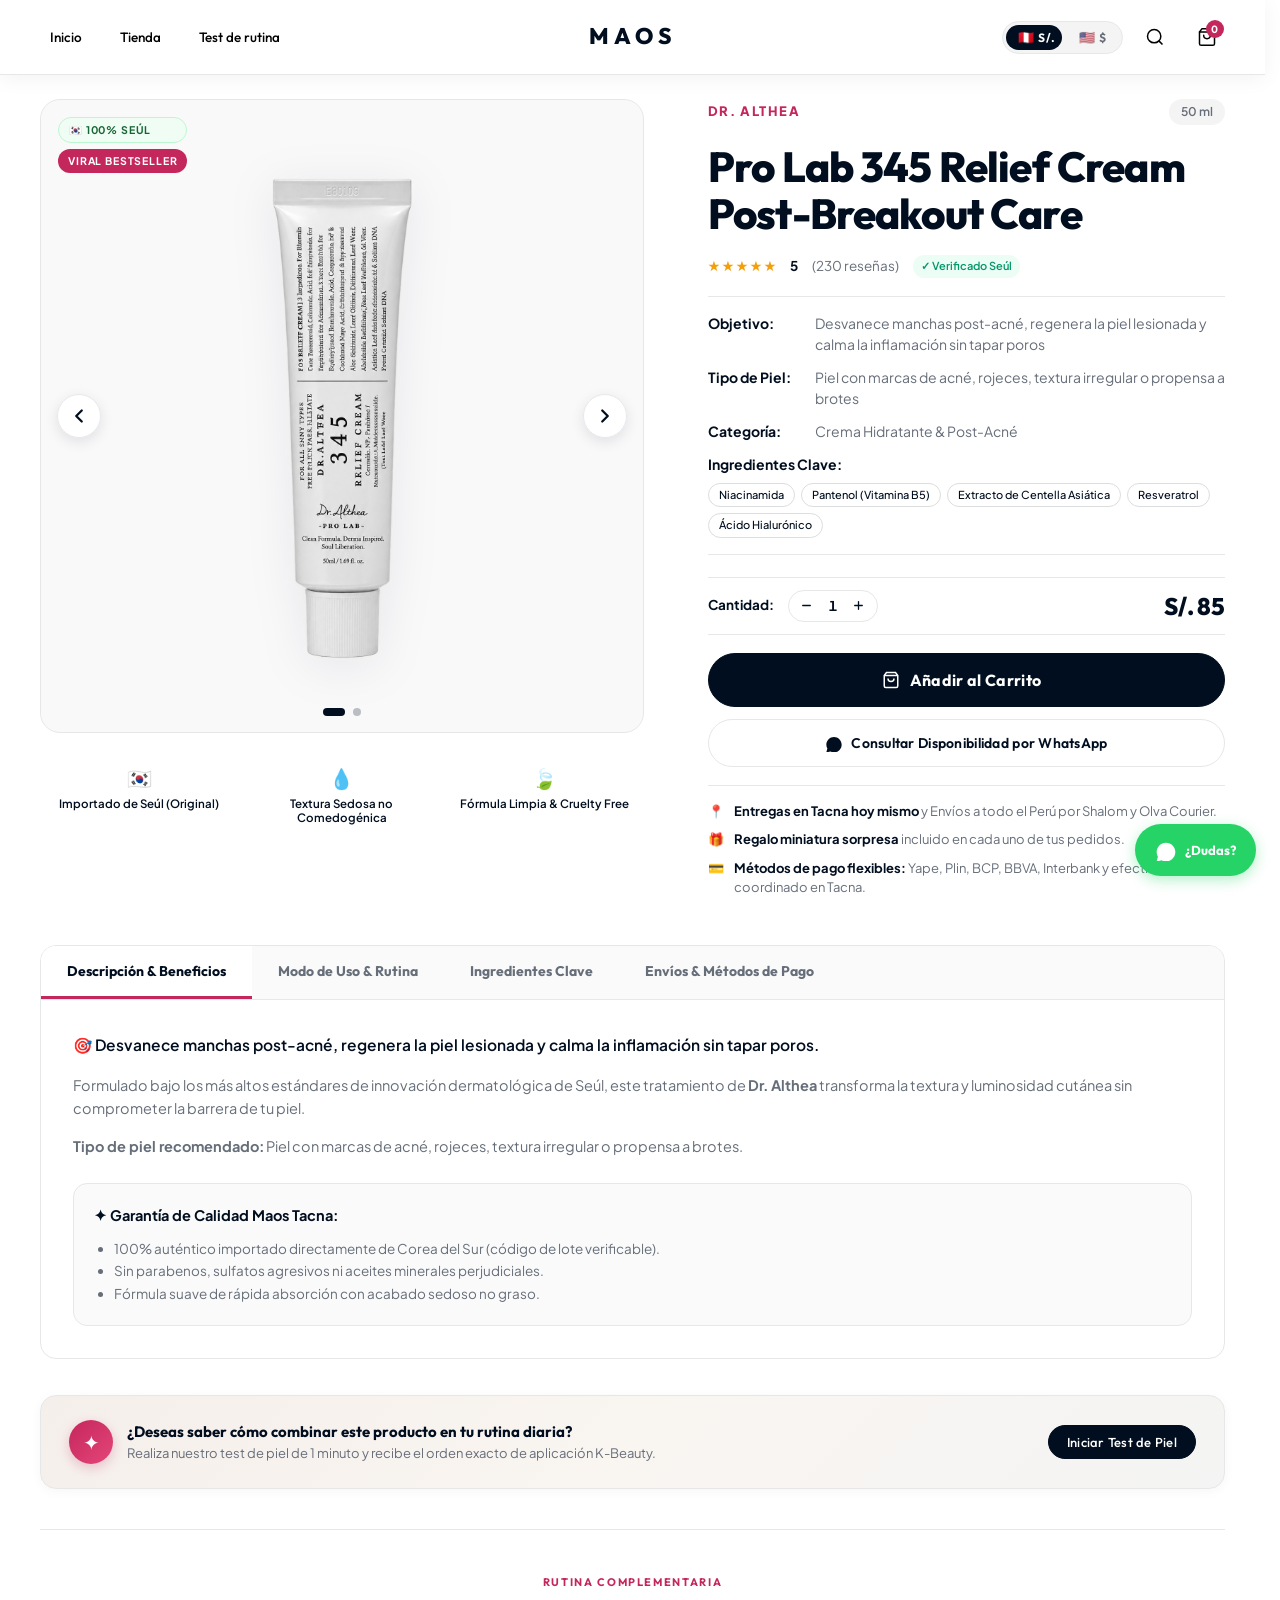
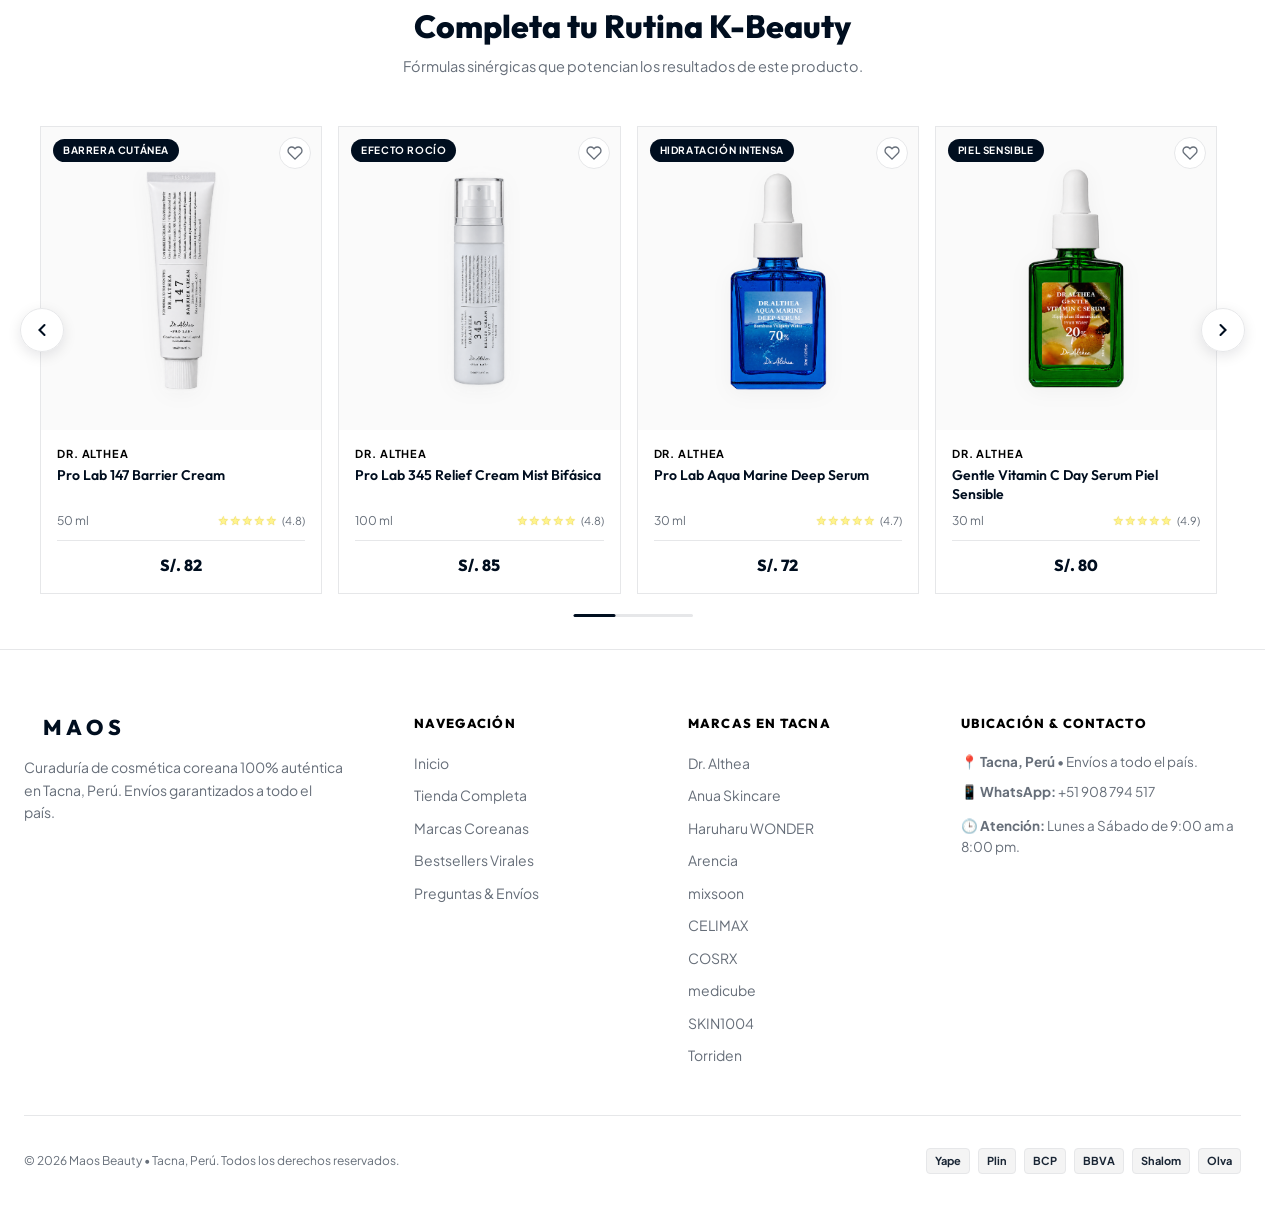
<file: producto.html>
<!DOCTYPE html>
<html lang="es">

<head>
  <meta charset="UTF-8" />
  <meta name="viewport" content="width=device-width, initial-scale=1.0" />
  <title>Producto • Cosmética Coreana en Tacna | Maos Skincare</title>
  <meta name="description"
    content="Fórmula de cosmética coreana 100% original en Tacna, Perú. Envíos gratis a partir de S/. 300 a todo el país." />

  <!-- Open Graph -->
  <meta property="og:title" content="Producto • Cosmética Coreana Original | Maos Tacna" />
  <meta property="og:description"
    content="Cosmética coreana 100% original en Tacna, Perú. Envíos a todo el país con Olva y Shalom." />
  <meta property="og:type" content="product" />
  <meta property="og:image" content="assets/hero_lifestyle.jpg" />

  <!-- Google Fonts & Stylesheet -->
  <link rel="stylesheet" href="index.css?v=17" />
  <link rel="icon" href="assets/logo.png" type="image/png" />
</head>

<body class="pdp-page">

  <!-- SITE HEADER (Desktop: 3 Options • Mobile: Screenshot cluster) -->
  <header class="site-header">
    <div class="header-container">
      <!-- Mobile Left Cluster -->
      <div class="header-left-cluster">
        <button class="mobile-menu-toggle" id="mobileMenuToggle" onclick="openMobileMenu()" aria-label="Abrir menú">
          <svg viewBox="0 0 24 24" width="22" height="22" fill="none" stroke="currentColor" stroke-width="2"
            stroke-linecap="round">
            <line x1="4" y1="9" x2="20" y2="9"></line>
            <line x1="4" y1="15" x2="20" y2="15"></line>
          </svg>
        </button>
        <a href="tienda.html" class="header-search-icon-btn" title="Buscar productos" aria-label="Buscar">
          <svg viewBox="0 0 24 24" width="20" height="20" fill="none" stroke="currentColor" stroke-width="2"
            stroke-linecap="round" stroke-linejoin="round">
            <circle cx="11" cy="11" r="8"></circle>
            <line x1="21" y1="21" x2="16.65" y2="16.65"></line>
          </svg>
        </a>
      </div>

      <!-- Desktop Left Navigation: EXACTLY 3 OPTIONS -->
      <nav class="nav-left" id="navLeft" aria-label="Navegación principal">
        <a href="index.html" class="nav-link">Inicio</a>
        <a href="tienda.html" class="nav-link">Tienda</a>
        <a href="#rutinas" class="nav-link" id="navRutinaLink" onclick="openQuiz(); return false;">Test de rutina</a>
      </nav>

      <!-- Center Brand Logo -->
      <div class="brand-center">
        <a href="index.html" class="brand-logo-wrap" aria-label="MAOS Skincare Inicio">
          <svg class="brand-logo-svg" viewBox="0 0 140 34" width="130" height="32" fill="currentColor"
            xmlns="http://www.w3.org/2000/svg">
            <text x="50%" y="25" text-anchor="middle" font-family="'Outfit', 'Plus Jakarta Sans', sans-serif"
              font-size="26" font-weight="800" letter-spacing="0.22em">MAOS</text>
          </svg>
        </a>
      </div>

      <!-- Right Utility Cluster -->
      <div class="header-utilities">
        <!-- Currency Toggle Switch (Soles ↔ USD) -->
        <div class="currency-toggle" id="currencyToggle" title="Cambiar moneda" role="radiogroup"
          aria-label="Seleccionar moneda">
          <div class="currency-toggle-slider" id="currencySlider"></div>
          <button class="currency-toggle-btn active" data-currency="PEN" role="radio" aria-checked="true">
            <span class="currency-flag">🇵🇪</span> S/.
          </button>
          <button class="currency-toggle-btn" data-currency="USD" role="radio" aria-checked="false">
            <span class="currency-flag">🇺🇸</span> $
          </button>
        </div>

        <a href="tienda.html" class="icon-btn desktop-search-btn" title="Buscar en catálogo" aria-label="Buscar">
          <svg viewBox="0 0 24 24" fill="none" stroke="currentColor">
            <circle cx="11" cy="11" r="8"></circle>
            <line x1="21" y1="21" x2="16.65" y2="16.65"></line>
          </svg>
        </a>

        <!-- Cart Trigger Button -->
        <button class="icon-btn header-cart-btn" id="cartBtn" onclick="openCart()" title="Ver carrito"
          aria-label="Carrito">
          <svg viewBox="0 0 24 24" width="22" height="22" fill="none" stroke="currentColor" stroke-width="1.8"
            stroke-linecap="round" stroke-linejoin="round">
            <path d="M6 2L3 6v14a2 2 0 0 0 2 2h14a2 2 0 0 0 2-2V6l-3-4z"></path>
            <line x1="3" y1="6" x2="21" y2="6"></line>
            <path d="M16 10a4 4 0 0 1-8 0"></path>
          </svg>
          <span class="cart-badge" id="cartBadge">0</span>
        </button>
      </div>
    </div>
  </header>

  <!-- MOBILE FULLSCREEN DRAWER -->
  <div class="mobile-drawer-overlay" id="mobileDrawerOverlay"></div>
  <aside class="mobile-menu-drawer" id="mobileMenuDrawer" aria-hidden="true">
    <div class="mobile-drawer-header">
      <div class="mobile-drawer-left">
        <button class="mobile-drawer-close-btn" id="mobileDrawerClose" aria-label="Cerrar menú">
          <svg viewBox="0 0 24 24" width="22" height="22" fill="none" stroke="currentColor" stroke-width="2"
            stroke-linecap="round">
            <line x1="18" y1="6" x2="6" y2="18"></line>
            <line x1="6" y1="6" x2="18" y2="18"></line>
          </svg>
        </button>
        <a href="tienda.html" class="mobile-drawer-search-btn" title="Buscar productos">
          <svg viewBox="0 0 24 24" width="20" height="20" fill="none" stroke="currentColor" stroke-width="2"
            stroke-linecap="round" stroke-linejoin="round">
            <circle cx="11" cy="11" r="8"></circle>
            <line x1="21" y1="21" x2="16.65" y2="16.65"></line>
          </svg>
        </a>
      </div>
      <div class="mobile-drawer-brand">
        <svg viewBox="0 0 140 34" width="110" height="26" fill="currentColor">
          <text x="50%" y="24" text-anchor="middle" font-family="'Outfit', sans-serif" font-size="24" font-weight="800"
            letter-spacing="0.22em">MAOS</text>
        </svg>
      </div>
      <div class="mobile-drawer-right">
        <button class="icon-btn" onclick="closeMobileMenu(); openCart();" aria-label="Carrito">
          <svg viewBox="0 0 24 24" width="22" height="22" fill="none" stroke="currentColor" stroke-width="1.8">
            <path d="M6 2L3 6v14a2 2 0 0 0 2 2h14a2 2 0 0 0 2-2V6l-3-4z"></path>
            <line x1="3" y1="6" x2="21" y2="6"></line>
            <path d="M16 10a4 4 0 0 1-8 0"></path>
          </svg>
          <span class="cart-badge mobile-menu-cart-badge">0</span>
        </button>
      </div>
    </div>

    <!-- Big Bold Navigation Links (Exact style as Image 2) -->
    <nav class="mobile-drawer-nav">
      <a href="index.html" class="mobile-drawer-link">Inicio</a>
      <a href="tienda.html" class="mobile-drawer-link">Tienda</a>
      <a href="#rutinas" class="mobile-drawer-link" onclick="closeMobileMenu(); openQuiz(); return false;">Test de
        rutina</a>
    </nav>

    <!-- Bottom Footer of Drawer (Socials + Currency) -->
    <div class="mobile-drawer-footer">
      <!-- Social icons: centered, separated -->
      <div class="mobile-drawer-socials">
        <a href="https://www.instagram.com/maos.peru" target="_blank" rel="noopener" aria-label="Instagram"
          class="mobile-social-icon">
          <svg viewBox="0 0 24 24" width="20" height="20" fill="none" stroke="currentColor" stroke-width="2">
            <rect x="2" y="2" width="20" height="20" rx="5" ry="5"></rect>
            <path d="M16 11.37A4 4 0 1 1 12.63 8 4 4 0 0 1 16 11.37z"></path>
            <line x1="17.5" y1="6.5" x2="17.51" y2="6.5"></line>
          </svg>
        </a>
        <a href="https://www.tiktok.com/@maosperu" target="_blank" rel="noopener" aria-label="TikTok"
          class="mobile-social-icon">
          <svg viewBox="0 0 24 24" width="20" height="20" fill="currentColor">
            <path
              d="M19.59 6.69a4.83 4.83 0 0 1-3.77-4.25V2h-3.45v13.67a2.89 2.89 0 0 1-5.2 1.74 2.89 2.89 0 0 1 2.31-4.64 2.93 2.93 0 0 1 .88.13V9.4a6.84 6.84 0 0 0-1-.05A6.33 6.33 0 0 0 3 15.68 6.34 6.34 0 0 0 9.34 22a6.34 6.34 0 0 0 6.34-6.34V9.05a8.21 8.21 0 0 0 4.91 1.64v-3.5a4.78 4.78 0 0 1-1-.5z" />
          </svg>
        </a>
        <a href="https://wa.me/51908794517" target="_blank" rel="noopener" aria-label="WhatsApp"
          class="mobile-social-icon mobile-social-icon--whatsapp">
          <svg viewBox="0 0 24 24" width="20" height="20" fill="currentColor">
            <path
              d="M12.031 6.172c-3.181 0-5.767 2.586-5.768 5.766-.001 1.298.38 2.27 1.019 3.287l-.582 2.128 2.182-.573c.978.58 1.911.928 3.145.929 3.178 0 5.767-2.587 5.768-5.766.001-3.187-2.575-5.77-5.764-5.771zm3.392 8.244c-.144.405-.837.774-1.17.824-.299.045-.677.063-1.092-.069-.252-.08-.575-.187-.988-.365-1.739-.751-2.874-2.502-2.961-2.617-.087-.116-.708-.94-.708-1.793s.448-1.273.607-1.446c.159-.173.346-.217.462-.217l.332.007c.106.005.249-.04.39.299.144.347.491 1.2.534 1.287.043.087.072.188.014.303-.058.116-.087.188-.173.289l-.26.303c-.087.087-.177.182-.076.356.101.174.449.741.964 1.201.662.591 1.221.774 1.394.861.174.086.275.072.376-.044.101-.116.433-.506.549-.68.116-.173.231-.144.39-.086s1.011.477 1.184.564.289.13.332.202c.045.072.045.419-.1.824zm-3.423-10.416c-5.632 0-10.21 4.578-10.21 10.209 0 1.802.47 3.558 1.365 5.109l-1.455 5.314 5.457-1.432c1.488.812 3.167 1.24 4.843 1.241 5.631 0 10.21-4.578 10.21-10.209 0-5.631-4.579-10.231-10.21-10.231z" />
          </svg>
        </a>
      </div>

      <!-- Currency selector row -->
      <div class="mobile-currency-row">
        <button class="mobile-currency-btn" id="mobileCurrencyPEN" onclick="setMobileCurrency('PEN')"
          aria-label="Soles peruanos">
          <span class="mobile-currency-flag">🇵🇪</span>
          <span class="mobile-currency-code">PEN</span>
          <span class="mobile-currency-symbol">S/.</span>
        </button>
        <button class="mobile-currency-btn" id="mobileCurrencyUSD" onclick="setMobileCurrency('USD')"
          aria-label="Dólares americanos">
          <span class="mobile-currency-flag">🇺🇸</span>
          <span class="mobile-currency-code">USD</span>
          <span class="mobile-currency-symbol">$</span>
        </button>
      </div>
    </div>
  </aside>

  <!-- MAIN PRODUCT SECTION -->
  <main class="pdp-main-section" id="pdpMain">
    <div class="pdp-full-width-container">

      <!-- 2-Column Product Layout -->
      <div class="pdp-grid">

        <!-- Column Left: Visual Gallery (Unboxed, Full-bleed, Clean) -->
        <div class="pdp-gallery-col">
          <div class="pdp-gallery-wrap">
            <!-- Badge row (hidden on mobile) -->
            <div class="pdp-gallery-badge-row" id="pdpBadgeRow">
              <span class="pdp-gallery-badge origin">🇰🇷 100% Seúl</span>
            </div>

            <div class="pdp-gallery-main" id="pdpGalleryMain">
              <img id="pdpMainImg" src="" alt="Producto cosmética coreana" />

              <!-- Navigation Arrows -->
              <button type="button" class="pdp-arrow pdp-arrow-prev" id="pdpPrevArrow" onclick="pdpNavigate(-1)"
                aria-label="Imagen anterior">
                <svg viewBox="0 0 24 24" fill="none" stroke="currentColor" stroke-width="2.5" stroke-linecap="round"
                  stroke-linejoin="round" width="22" height="22">
                  <polyline points="15 18 9 12 15 6"></polyline>
                </svg>
              </button>
              <button type="button" class="pdp-arrow pdp-arrow-next" id="pdpNextArrow" onclick="pdpNavigate(1)"
                aria-label="Siguiente imagen">
                <svg viewBox="0 0 24 24" fill="none" stroke="currentColor" stroke-width="2.5" stroke-linecap="round"
                  stroke-linejoin="round" width="22" height="22">
                  <polyline points="9 18 15 12 9 6"></polyline>
                </svg>
              </button>

              <!-- Dot indicators -->
              <div class="pdp-gallery-dots" id="pdpGalleryDots"></div>
            </div>

            <!-- Value props beneath gallery -->
            <div class="pdp-gallery-features">
              <div class="pdp-feature-item">
                <span class="pdp-feature-icon">🇰🇷</span>
                <span class="pdp-feature-text">Importado de Seúl (Original)</span>
              </div>
              <div class="pdp-feature-item">
                <span class="pdp-feature-icon">💧</span>
                <span class="pdp-feature-text">Textura Sedosa no Comedogénica</span>
              </div>
              <div class="pdp-feature-item">
                <span class="pdp-feature-icon">🍃</span>
                <span class="pdp-feature-text">Fórmula Limpia & Cruelty Free</span>
              </div>
            </div>
          </div>
        </div>

        <!-- Column Right: Information & Purchase (Unified, Clean, Unboxed) -->
        <div class="pdp-info-col">
          <!-- Top Brand & Meta Row -->
          <div class="pdp-header-meta">
            <a href="tienda.html" class="pdp-brand-tag" id="pdpBrandTag">MARCA</a>
            <span class="pdp-volume-chip" id="pdpVolumeChip">30 ml</span>
          </div>

          <!-- Product Title -->
          <h1 class="pdp-title" id="pdpTitle">Cargando producto...</h1>

          <!-- Rating & Social Proof -->
          <div class="pdp-rating-row">
            <div class="pdp-rating-stars" aria-label="Calificación 5 de 5">
              <span>★</span><span>★</span><span>★</span><span>★</span><span>★</span>
            </div>
            <span class="pdp-rating-score" id="pdpRatingScore">5.0</span>
            <span id="pdpReviewsCount">(100+ reseñas)</span>
            <span class="pdp-verified-badge">✓ Verificado Seúl</span>
          </div>

          <!-- Product Details Section (desktop: inline; mobile: hidden, shown in accordions) -->
          <div class="pdp-specs-clean pdp-specs-desktop-only">
            <div class="pdp-spec-line">
              <span class="pdp-spec-label">Objetivo:</span>
              <span class="pdp-spec-val" id="pdpTarget">—</span>
            </div>
            <div class="pdp-spec-line">
              <span class="pdp-spec-label">Tipo de Piel:</span>
              <span class="pdp-spec-val" id="pdpSkinType">—</span>
            </div>
            <div class="pdp-spec-line">
              <span class="pdp-spec-label">Categoría:</span>
              <span class="pdp-spec-val" id="pdpCategory">—</span>
            </div>
            <div class="pdp-spec-line pdp-spec-ing">
              <span class="pdp-spec-label">Ingredientes Clave:</span>
              <div class="pdp-ingredients-tags" id="pdpIngredientsTags"></div>
            </div>
          </div>

          <!-- Purchase Controls -->
          <div class="pdp-purchase-unified">
            <div class="pdp-qty-row">
              <div class="pdp-qty-wrap">
                <span class="pdp-qty-label pdp-qty-label-desktop">Cantidad:</span>
                <div class="cart-qty-ctrl">
                  <button class="cart-qty-btn" type="button" onclick="changePdpQty(-1)" aria-label="Disminuir cantidad">
                    <svg viewBox="0 0 24 24" width="13" height="13" fill="none" stroke="currentColor" stroke-width="2.4"
                      stroke-linecap="round">
                      <line x1="5" y1="12" x2="19" y2="12"></line>
                    </svg>
                  </button>
                  <span class="cart-qty-val" id="pdpQtyVal">1</span>
                  <button class="cart-qty-btn" type="button" onclick="changePdpQty(1)" aria-label="Aumentar cantidad">
                    <svg viewBox="0 0 24 24" width="13" height="13" fill="none" stroke="currentColor" stroke-width="2.4"
                      stroke-linecap="round">
                      <line x1="12" y1="5" x2="12" y2="19"></line>
                      <line x1="5" y1="12" x2="19" y2="12"></line>
                    </svg>
                  </button>
                </div>
              </div>
              <div class="pdp-price-main" id="pdpPriceDisplay">S/. 0</div>
            </div>

            <div class="pdp-actions-row">
              <button class="btn-pill btn-pill-primary pdp-btn-add" type="button" onclick="addCurrentProductToCart()">
                <svg width="18" height="18" viewBox="0 0 24 24" fill="none" stroke="currentColor" stroke-width="2">
                  <path d="M6 2L3 6v14a2 2 0 0 0 2 2h14a2 2 0 0 0 2-2V6l-3-4z"></path>
                  <line x1="3" y1="6" x2="21" y2="6"></line>
                  <path d="M16 10a4 4 0 0 1-8 0"></path>
                </svg>
                <span>Añadir al Carrito</span>
                <span id="pdpBtnCounter"></span>
              </button>

              <button class="btn-pill btn-pill-ghost pdp-btn-wa" type="button" onclick="askCurrentProductWhatsApp()">
                <svg width="18" height="18" viewBox="0 0 24 24" fill="currentColor">
                  <path
                    d="M12.031 6.172c-3.181 0-5.767 2.586-5.768 5.766-.001 1.298.38 2.27 1.019 3.287l-.582 2.128 2.182-.573c.978.58 1.911.928 3.145.929 3.178 0 5.767-2.587 5.768-5.766.001-3.187-2.575-5.77-5.764-5.771zm3.392 8.244c-.144.405-.837.774-1.17.824-.299.045-.677.063-1.092-.069-.252-.08-.575-.187-.988-.365-1.739-.751-2.874-2.502-2.961-2.617-.087-.116-.708-.94-.708-1.793s.448-1.273.607-1.446c.159-.173.346-.217.462-.217l.332.007c.106.005.249-.04.39.299.144.347.491 1.2.534 1.287.043.087.072.188.014.303-.058.116-.087.188-.173.289l-.26.303c-.087.087-.177.182-.076.356.101.174.449.741.964 1.201.662.591 1.221.774 1.394.861.174.086.275.072.376-.044.101-.116.433-.506.549-.68.116-.173.231-.144.39-.086s1.011.477 1.184.564.289.13.332.202c.045.072.045.419-.1.824zm-3.423-10.416c-5.632 0-10.21 4.578-10.21 10.209 0 1.802.47 3.558 1.365 5.109l-1.455 5.314 5.457-1.432c1.488.812 3.167 1.24 4.843 1.241 5.631 0 10.21-4.578 10.21-10.209 0-5.631-4.579-10.231-10.21-10.231z" />
                </svg>
                <span>Consultar Disponibilidad por WhatsApp</span>
              </button>
            </div>

            <!-- Trust checklist (desktop only) -->
            <div class="pdp-trust-list pdp-trust-desktop-only">
              <div class="pdp-trust-item">
                <span>📍</span>
                <div><strong>Entregas en Tacna hoy mismo</strong> y Envíos a todo el Perú por Shalom y Olva Courier.
                </div>
              </div>
              <div class="pdp-trust-item">
                <span>🎁</span>
                <div><strong>Regalo miniatura sorpresa</strong> incluido en cada uno de tus pedidos.</div>
              </div>
              <div class="pdp-trust-item">
                <span>💳</span>
                <div><strong>Métodos de pago flexibles:</strong> Yape, Plin, BCP, BBVA, Interbank y efectivo coordinado
                  en Tacna.</div>
              </div>
            </div>
          </div>

          <!-- Mobile Accordions (hidden on desktop) -->
          <div class="pdp-accordions">
            <div class="pdp-accordion">
              <button class="pdp-accordion-trigger" onclick="togglePdpAccordion(this)" aria-expanded="true">
                <span>Descripción &amp; Beneficios</span>
                <svg class="pdp-accordion-chevron" viewBox="0 0 24 24" width="18" height="18" fill="none"
                  stroke="currentColor" stroke-width="2.5" stroke-linecap="round">
                  <polyline points="6 9 12 15 18 9"></polyline>
                </svg>
              </button>
              <div class="pdp-accordion-body open">
                <div id="pdpAccordionDesc"></div>
              </div>
            </div>

            <div class="pdp-accordion">
              <button class="pdp-accordion-trigger" onclick="togglePdpAccordion(this)" aria-expanded="false">
                <span>Detalles del Producto</span>
                <svg class="pdp-accordion-chevron" viewBox="0 0 24 24" width="18" height="18" fill="none"
                  stroke="currentColor" stroke-width="2.5" stroke-linecap="round">
                  <polyline points="6 9 12 15 18 9"></polyline>
                </svg>
              </button>
              <div class="pdp-accordion-body">
                <div class="pdp-accordion-specs" id="pdpAccordionSpecs"></div>
              </div>
            </div>

            <div class="pdp-accordion">
              <button class="pdp-accordion-trigger" onclick="togglePdpAccordion(this)" aria-expanded="false">
                <span>Modo de Uso &amp; Rutina</span>
                <svg class="pdp-accordion-chevron" viewBox="0 0 24 24" width="18" height="18" fill="none"
                  stroke="currentColor" stroke-width="2.5" stroke-linecap="round">
                  <polyline points="6 9 12 15 18 9"></polyline>
                </svg>
              </button>
              <div class="pdp-accordion-body">
                <div id="pdpAccordionHowToUse"></div>
              </div>
            </div>

            <div class="pdp-accordion">
              <button class="pdp-accordion-trigger" onclick="togglePdpAccordion(this)" aria-expanded="false">
                <span>Ingredientes Clave</span>
                <svg class="pdp-accordion-chevron" viewBox="0 0 24 24" width="18" height="18" fill="none"
                  stroke="currentColor" stroke-width="2.5" stroke-linecap="round">
                  <polyline points="6 9 12 15 18 9"></polyline>
                </svg>
              </button>
              <div class="pdp-accordion-body">
                <div id="pdpAccordionIngredients"></div>
              </div>
            </div>

            <div class="pdp-accordion">
              <button class="pdp-accordion-trigger" onclick="togglePdpAccordion(this)" aria-expanded="false">
                <span>Envíos &amp; Métodos de Pago</span>
                <svg class="pdp-accordion-chevron" viewBox="0 0 24 24" width="18" height="18" fill="none"
                  stroke="currentColor" stroke-width="2.5" stroke-linecap="round">
                  <polyline points="6 9 12 15 18 9"></polyline>
                </svg>
              </button>
              <div class="pdp-accordion-body">
                <div class="pdp-accordion-trust">
                  <div class="pdp-trust-item"><span>📍</span>
                    <div><strong>Entregas en Tacna hoy mismo</strong> y envíos a todo el Perú.</div>
                  </div>
                  <div class="pdp-trust-item"><span>💳</span>
                    <div><strong>Yape, Plin, BCP, BBVA, Interbank</strong> y efectivo en Tacna.</div>
                  </div>
                  <div class="pdp-trust-item"><span>🚚</span>
                    <div><strong>Envío GRATIS</strong> en compras mayores a S/. 300.</div>
                  </div>
                </div>
              </div>
            </div>
          </div>

        </div>

      </div>

      <!-- Detailed Tabs Section -->
      <section class="pdp-tabs-section">
        <nav class="pdp-tabs-nav" role="tablist">
          <button class="pdp-tab-trigger active" role="tab" data-tab="desc" onclick="switchPdpTab('desc')">
            Descripción & Beneficios
          </button>
          <button class="pdp-tab-trigger" role="tab" data-tab="howtouse" onclick="switchPdpTab('howtouse')">
            Modo de Uso & Rutina
          </button>
          <button class="pdp-tab-trigger" role="tab" data-tab="ingredients" onclick="switchPdpTab('ingredients')">
            Ingredientes Clave
          </button>
          <button class="pdp-tab-trigger" role="tab" data-tab="shipping" onclick="switchPdpTab('shipping')">
            Envíos & Métodos de Pago
          </button>
        </nav>

        <div class="pdp-tab-content">
          <!-- Tab 1: Description -->
          <div class="pdp-tab-pane active" id="tab-desc">
            <div id="pdpTabDescContent"></div>
          </div>

          <!-- Tab 2: How to Use -->
          <div class="pdp-tab-pane" id="tab-howtouse">
            <div id="pdpTabHowToUseContent"></div>
          </div>

          <!-- Tab 3: Ingredients -->
          <div class="pdp-tab-pane" id="tab-ingredients">
            <div id="pdpTabIngredientsContent"></div>
          </div>

          <!-- Tab 4: Shipping -->
          <div class="pdp-tab-pane" id="tab-shipping">
            <h3 style="margin-top: 0;">Envíos y Formas de Pago Seguras</h3>
            <p>
              En <strong>Maos Skincare</strong> despachamos diariamente desde Tacna a todo el territorio peruano con
              máxima diligencia y embalaje protector antigolpes para cosméticos.
            </p>
            <div
              style="display: grid; grid-template-columns: repeat(auto-fit, minmax(260px, 1fr)); gap: 18px; margin: 24px 0;">
              <div
                style="background: var(--color-morning-mist); padding: 18px; border-radius: 12px; border: 1px solid var(--color-cloud-veil);">
                <strong style="color: var(--color-midcurrent-navy); font-size: 15px;">🚚 Entregas en Tacna</strong>
                <p style="font-size: 13px; color: var(--color-slate-gray); margin-top: 6px;">
                  Coordinación rápida para entrega en el mismo día. Puntos de encuentro céntricos o delivery a
                  domicilio.
                </p>
              </div>
              <div
                style="background: var(--color-morning-mist); padding: 18px; border-radius: 12px; border: 1px solid var(--color-cloud-veil);">
                <strong style="color: var(--color-midcurrent-navy); font-size: 15px;">📦 Envíos a Nivel
                  Nacional</strong>
                <p style="font-size: 13px; color: var(--color-slate-gray); margin-top: 6px;">
                  A través de <strong>Agencia Shalom</strong> y <strong>Olva Courier</strong> con número de seguimiento
                  en tiempo real. <strong>¡Gratis en compras superiores a S/. 300!</strong>
                </p>
              </div>
              <div
                style="background: var(--color-morning-mist); padding: 18px; border-radius: 12px; border: 1px solid var(--color-cloud-veil);">
                <strong style="color: var(--color-midcurrent-navy); font-size: 15px;">💳 Medios de Pago</strong>
                <p style="font-size: 13px; color: var(--color-slate-gray); margin-top: 6px;">
                  Aceptamos <strong>Yape</strong>, <strong>Plin</strong>, transferencias directas a BCP, BBVA e
                  Interbank.
                </p>
              </div>
            </div>
            <p style="font-size: 13.5px; color: var(--color-slate-gray);">
              ¿Deseas atención personalizada para tu pedido? Escríbenos directamente a nuestro WhatsApp oficial:
              <strong>+51 908 794 517</strong>.
            </p>
          </div>
        </div>
      </section>

      <!-- Routine Quiz Teaser Banner -->
      <section class="pdp-quiz-teaser-section">
        <div class="quiz-teaser-card">
          <div class="quiz-teaser-content">
            <div class="quiz-teaser-icon">✦</div>
            <div class="quiz-teaser-info">
              <strong>¿Deseas saber cómo combinar este producto en tu rutina diaria?</strong>
              <span>Realiza nuestro test de piel de 1 minuto y recibe el orden exacto de aplicación K-Beauty.</span>
            </div>
          </div>
          <button class="btn-pill btn-pill-primary btn-pill-sm" onclick="openQuiz()">
            Iniciar Test de Piel
          </button>
        </div>
      </section>

      <!-- Related Products Section -->
      <section class="pdp-related-section">
        <div class="pdp-related-header">
          <span class="editorial-eyebrow">RUTINA COMPLEMENTARIA</span>
          <h2>Completa tu Rutina K-Beauty</h2>
          <p style="color: var(--color-slate-gray); font-size: 14.5px; margin-top: 6px;">
            Fórmulas sinérgicas que potencian los resultados de este producto.
          </p>
        </div>

        <div class="pdp-carousel-wrapper">
          <button type="button" class="pdp-carousel-btn pdp-carousel-prev" id="pdpCarouselPrev"
            onclick="scrollPdpCarousel(-1)" aria-label="Producto anterior">
            <svg viewBox="0 0 24 24" width="20" height="20" fill="none" stroke="currentColor" stroke-width="2.5"
              stroke-linecap="round">
              <polyline points="15 18 9 12 15 6"></polyline>
            </svg>
          </button>

          <div class="pdp-carousel-track" id="pdpRelatedGrid">
            <!-- Injected by app.js as carousel items -->
          </div>

          <button type="button" class="pdp-carousel-btn pdp-carousel-next" id="pdpCarouselNext"
            onclick="scrollPdpCarousel(1)" aria-label="Siguiente producto">
            <svg viewBox="0 0 24 24" width="20" height="20" fill="none" stroke="currentColor" stroke-width="2.5"
              stroke-linecap="round">
              <polyline points="9 18 15 12 9 6"></polyline>
            </svg>
          </button>
        </div>

        <!-- Carousel Scroll Indicator (Like A-dam reference) -->
        <div class="pdp-carousel-progress-wrap">
          <div class="pdp-carousel-progress-track">
            <div class="pdp-carousel-progress-thumb" id="pdpCarouselThumb"></div>
          </div>
        </div>
      </section>

    </div>
  </main>

  <!-- CART DRAWER BACKDROP & PANEL -->
  <div class="cart-drawer-backdrop" id="cartDrawerBackdrop" aria-hidden="true">
    <div class="cart-drawer" id="cartDrawer" role="dialog" aria-modal="true" aria-labelledby="cartDrawerTitle">
      <div class="cart-drawer-header">
        <button class="cart-close-btn" id="cartCloseBtn" aria-label="Cerrar carrito">
          <svg viewBox="0 0 24 24" width="22" height="22" fill="none" stroke="currentColor" stroke-width="2"
            stroke-linecap="round">
            <line x1="18" y1="6" x2="6" y2="18"></line>
            <line x1="6" y1="6" x2="18" y2="18"></line>
          </svg>
        </button>
        <div class="cart-drawer-title-wrap">
          <svg viewBox="0 0 24 24" width="20" height="20" fill="none" stroke="currentColor" stroke-width="1.8">
            <path d="M6 2L3 6v14a2 2 0 0 0 2 2h14a2 2 0 0 0 2-2V6l-3-4z"></path>
            <line x1="3" y1="6" x2="21" y2="6"></line>
            <path d="M16 10a4 4 0 0 1-8 0"></path>
          </svg>
          <h3 class="cart-drawer-title" id="cartDrawerTitle">
            Tu Carrito <span id="cartHeaderCount">(0)</span>
          </h3>
        </div>
      </div>

      <!-- Free Shipping Meter -->
      <div class="cart-shipping-meter">
        <div class="shipping-meter-text" id="cartShippingStatus">
          Te faltan <strong>S/. 300</strong> para obtener <strong>ENVÍO GRATIS</strong>
        </div>
        <div class="shipping-progress-track">
          <div class="shipping-progress-bar" id="cartShippingBar"></div>
        </div>
      </div>

      <!-- Items List -->
      <div class="cart-items-container" id="cartItemsList"></div>

      <!-- Cart Drawer Footer -->
      <div class="cart-drawer-footer">
        <div class="cart-summary-total-row">
          <span class="cart-total-label">TOTAL</span>
          <span class="cart-total-value" id="cartTotal">S/. 0</span>
        </div>

        <div class="cart-footer-actions">
          <button class="btn-whatsapp-checkout" id="btnWhatsAppCheckout">
            Finalizar Pedido por WhatsApp
          </button>
        </div>
        <p class="cart-checkout-disclaimer">
          Precios en Soles (o USD) • Envíos a todo el Perú desde Tacna
        </p>
      </div>
    </div>
  </div>

  <!-- ROUTINE QUIZ MODAL -->
  <div class="modal-backdrop" id="quizModal" aria-hidden="true">
    <div class="quiz-card" role="dialog" aria-modal="true">
      <button class="modal-close-btn" id="quizClose" aria-label="Cerrar test">&#x2715;</button>

      <!-- Progress Bar -->
      <div class="quiz-progress-wrap">
        <span id="quizProgressLabel">Paso 1 de 5</span>
        <div class="quiz-progress-track">
          <div class="quiz-progress-fill" id="quizProgressBar"></div>
        </div>
      </div>

      <!-- Step 1: Tipo de piel -->
      <div class="quiz-step active" id="quizStep1">
        <h3>Paso 1: &iquest;C&oacute;mo es tu piel?</h3>
        <p class="subtitle">Selecciona el tipo que mejor define tu piel al despertar, sin productos:</p>
        <div class="quiz-options-grid">
          <button class="quiz-opt-btn" onclick="selectQuizType('grasa')">
            <strong>Mixta a Grasa</strong>
            <span>Brillo en zona T, poros visibles y tendencia a puntos negros o granos.</span>
          </button>
          <button class="quiz-opt-btn" onclick="selectQuizType('mixta')">
            <strong>Mixta Equilibrada</strong>
            <span>Zona T algo brillante pero mejillas normales o secas.</span>
          </button>
          <button class="quiz-opt-btn" onclick="selectQuizType('seca')">
            <strong>Seca / Deshidratada</strong>
            <span>Sensaci&oacute;n tirante, opacidad, descamaci&oacute;n o aspecto apagado.</span>
          </button>
          <button class="quiz-opt-btn" onclick="selectQuizType('sensible')">
            <strong>Sensible / Reactiva</strong>
            <span>Se enrojece, pica o reacciona f&aacute;cilmente a cambios o productos nuevos.</span>
          </button>
        </div>
      </div>

      <!-- Step 2: Sensibilidad -->
      <div class="quiz-step" id="quizStep2">
        <h3>Paso 2: &iquest;Qu&eacute; tan sensible es tu piel?</h3>
        <p class="subtitle">Esto nos ayuda a elegir activos que tu barrera cut&aacute;nea pueda tolerar bien:</p>
        <div class="quiz-options-grid">
          <button class="quiz-opt-btn" onclick="selectQuizSensitivity('alta')">
            <strong>Muy Sensible</strong>
            <span>Cualquier activo nuevo le genera ardor, enrojecimiento o granitos. Prefiero f&oacute;rmulas ultra
              suaves.</span>
          </button>
          <button class="quiz-opt-btn" onclick="selectQuizSensitivity('moderada')">
            <strong>Moderada</strong>
            <span>Tolera bien la mayor&iacute;a de productos pero reacciona ante concentraciones altas.</span>
          </button>
          <button class="quiz-opt-btn" onclick="selectQuizSensitivity('baja')">
            <strong>Resistente</strong>
            <span>Raramente reacciona. Puede tolerar activos potentes como retinol o vitamina C pura.</span>
          </button>
        </div>
      </div>

      <!-- Step 3: Objetivo -->
      <div class="quiz-step" id="quizStep3">
        <h3>Paso 3: &iquest;Cu&aacute;l es tu prioridad?</h3>
        <p class="subtitle">&iquest;Qu&eacute; transformaci&oacute;n cut&aacute;nea quieres ver primero?</p>
        <div class="quiz-options-grid">
          <button class="quiz-opt-btn" onclick="selectQuizGoal('manchas')">
            <strong>&#x2728; Manchas &amp; Luminosidad</strong>
            <span>Atenuar marcas de acn&eacute;, manchas de sol o tono desigual. Quiero una piel m&aacute;s uniforme y
              brillante.</span>
          </button>
          <button class="quiz-opt-btn" onclick="selectQuizGoal('rojeces')">
            <strong>&#x1F33F; Calmar Rojeces &amp; Brotes</strong>
            <span>Desinflamar, calmar la reactividad y reconstruir la barrera da&ntilde;ada.</span>
          </button>
          <button class="quiz-opt-btn" onclick="selectQuizGoal('antiedad')">
            <strong>&#x23F3; Firmeza &amp; Antiedad</strong>
            <span>Reducir l&iacute;neas finas, afinar textura y aportar densidad y elasticidad.</span>
          </button>
          <button class="quiz-opt-btn" onclick="selectQuizGoal('hidratacion')">
            <strong>&#x1F4A7; Glass Skin / Hidrataci&oacute;n</strong>
            <span>Piel rellena, jugosa y barrera cut&aacute;nea s&oacute;lida. Efecto &ldquo;piel de
              cristal&rdquo;.</span>
          </button>
          <button class="quiz-opt-btn" onclick="selectQuizGoal('poros')">
            <strong>&#x1F52C; Poros &amp; Textura</strong>
            <span>Minimizar poros visibles, controlar sebo y obtener una superficie lisa y refinada.</span>
          </button>
        </div>
      </div>

      <!-- Step 4: Estilo de vida -->
      <div class="quiz-step" id="quizStep4">
        <h3>Paso 4: &iquest;Cu&aacute;l es tu rutina de vida?</h3>
        <p class="subtitle">Tu entorno y h&aacute;bitos diarios influyen en qu&eacute; productos ser&aacute;n m&aacute;s
          efectivos para ti:</p>
        <div class="quiz-options-grid">
          <button class="quiz-opt-btn" onclick="selectQuizLifestyle('sol')">
            <strong>&#x2600;&#xFE0F; Exposici&oacute;n Solar Frecuente</strong>
            <span>Salgo mucho al sol (trabajo, deporte, actividades al aire libre). La fotoprotecci&oacute;n es
              clave.</span>
          </button>
          <button class="quiz-opt-btn" onclick="selectQuizLifestyle('maquillaje')">
            <strong>&#x1F484; Uso Maquillaje a Diario</strong>
            <span>Llevo base, corrector u otros productos de cobertura la mayor&iacute;a de d&iacute;as.</span>
          </button>
          <button class="quiz-opt-btn" onclick="selectQuizLifestyle('noche')">
            <strong>&#x1F319; Enfoque en Noche / Recuperaci&oacute;n</strong>
            <span>Mi momento favorito es la rutina nocturna. Busco activos de reparaci&oacute;n mientras duermo.</span>
          </button>
          <button class="quiz-opt-btn" onclick="selectQuizLifestyle('minimalista')">
            <strong>&#x26A1; Rutina Minimalista</strong>
            <span>Prefiero pocos pasos pero muy efectivos. No tengo mucho tiempo.</span>
          </button>
        </div>
      </div>

      <!-- Step 5: Edad de la piel -->
      <div class="quiz-step" id="quizStep5">
        <h3>Paso 5: &iquest;Cu&aacute;l es tu rango de edad?</h3>
        <p class="subtitle">La edad biol&oacute;gica de la piel determina qu&eacute; activos son prioritarios en tu
          protocolo:</p>
        <div class="quiz-options-grid">
          <button class="quiz-opt-btn" onclick="selectQuizSkinAge('teen')">
            <strong>15 &ndash; 25 a&ntilde;os</strong>
            <span>Piel joven: objetivo principal es prevenci&oacute;n, control de granos y base protectora sana.</span>
          </button>
          <button class="quiz-opt-btn" onclick="selectQuizSkinAge('adulta')">
            <strong>26 &ndash; 40 a&ntilde;os</strong>
            <span>Piel adulta: primeros signos de envejecimiento, manchas y necesidad de activos m&aacute;s
              potentes.</span>
          </button>
          <button class="quiz-opt-btn" onclick="selectQuizSkinAge('madura')">
            <strong>40+ a&ntilde;os</strong>
            <span>Piel madura: p&eacute;rdida de firmeza, arrugas, manchas intensas. Necesita regeneraci&oacute;n
              profunda.</span>
          </button>
        </div>
      </div>

      <!-- Step 6: Results -->
      <div class="quiz-step" id="quizStep6">
        <div id="quizResultsContainer"></div>
      </div>

    </div>
  </div>

  <!-- FLOATING WHATSAPP CHAT BUTTON (+51 908794517) -->
  <button class="whatsapp-widget" id="whatsappWidget" aria-label="Chatear con Maos en WhatsApp">
    <svg viewBox="0 0 24 24">
      <path
        d="M12.031 6.172c-3.181 0-5.767 2.586-5.768 5.766-.001 1.298.38 2.27 1.019 3.287l-.582 2.128 2.182-.573c.978.58 1.911.928 3.145.929 3.178 0 5.767-2.587 5.768-5.766.001-3.187-2.575-5.77-5.764-5.771zm3.392 8.244c-.144.405-.837.774-1.17.824-.299.045-.677.063-1.092-.069-.252-.08-.575-.187-.988-.365-1.739-.751-2.874-2.502-2.961-2.617-.087-.116-.708-.94-.708-1.793s.448-1.273.607-1.446c.159-.173.346-.217.462-.217l.332.007c.106.005.249-.04.39.299.144.347.491 1.2.534 1.287.043.087.072.188.014.303-.058.116-.087.188-.173.289l-.26.303c-.087.087-.177.182-.076.356.101.174.449.741.964 1.201.662.591 1.221.774 1.394.861.174.086.275.072.376-.044.101-.116.433-.506.549-.68.116-.173.231-.144.39-.086s1.011.477 1.184.564.289.13.332.202c.045.072.045.419-.1.824zm-3.423-10.416c-5.632 0-10.21 4.578-10.21 10.209 0 1.802.47 3.558 1.365 5.109l-1.455 5.314 5.457-1.432c1.488.812 3.167 1.24 4.843 1.241 5.631 0 10.21-4.578 10.21-10.209 0-5.631-4.579-10.231-10.21-10.231z" />
    </svg>
    <span>¿Dudas?</span>
  </button>

  <!-- TOAST NOTIFICATION CONTAINER -->
  <div class="toast-container" id="toastContainer" aria-live="polite"></div>

  <!-- SITE FOOTER -->
  <footer class="site-footer">
    <div class="container">
      <div class="footer-top-grid">
        <div class="footer-brand-col">
          <svg class="footer-logo-svg" viewBox="0 0 140 34" width="120" height="28" fill="var(--color-midcurrent-navy)"
            xmlns="http://www.w3.org/2000/svg">
            <text x="50%" y="25" text-anchor="middle" font-family="'Outfit', 'Plus Jakarta Sans', sans-serif"
              font-size="26" font-weight="800" letter-spacing="0.22em">MAOS</text>
          </svg>
          <p>Curaduría de cosmética coreana 100% auténtica en Tacna, Perú. Envíos garantizados a todo el país.</p>
        </div>
        <div class="footer-col">
          <h4>Navegación</h4>
          <ul>
            <li><a href="index.html">Inicio</a></li>
            <li><a href="tienda.html">Tienda Completa</a></li>
            <li><a href="marcas.html">Marcas Coreanas</a></li>
            <li><a href="bestsellers.html">Bestsellers Virales</a></li>
            <li><a href="preguntas.html">Preguntas & Envíos</a></li>
          </ul>
        </div>
        <div class="footer-col">
          <h4>Marcas en Tacna</h4>
          <ul>
            <li><a href="tienda.html" onclick="sessionStorage.setItem('filterBrand','Dr. Althea');">Dr. Althea</a></li>
            <li><a href="tienda.html" onclick="sessionStorage.setItem('filterBrand','Anua');">Anua Skincare</a></li>
            <li><a href="tienda.html" onclick="sessionStorage.setItem('filterBrand','Haruharu WONDER');">Haruharu
                WONDER</a></li>
            <li><a href="tienda.html" onclick="sessionStorage.setItem('filterBrand','Arencia');">Arencia</a></li>
            <li><a href="tienda.html" onclick="sessionStorage.setItem('filterBrand','mixsoon');">mixsoon</a></li>
            <li><a href="tienda.html" onclick="sessionStorage.setItem('filterBrand','CELIMAX');">CELIMAX</a></li>
            <li><a href="tienda.html" onclick="sessionStorage.setItem('filterBrand','COSRX');">COSRX</a></li>
            <li><a href="tienda.html" onclick="sessionStorage.setItem('filterBrand','medicube');">medicube</a></li>
            <li><a href="tienda.html" onclick="sessionStorage.setItem('filterBrand','SKIN1004');">SKIN1004</a></li>
            <li><a href="tienda.html" onclick="sessionStorage.setItem('filterBrand','Torriden');">Torriden</a></li>
          </ul>
        </div>
        <div class="footer-col">
          <h4>Ubicación & Contacto</h4>
          <p style="font-size: 13.5px; color: var(--color-slate-gray); margin-bottom: 10px;">
            📍 <strong>Tacna, Perú</strong> • Envíos a todo el país.
          </p>
          <p style="font-size: 13.5px; color: var(--color-slate-gray); margin-bottom: 14px;">
            📱 <strong>WhatsApp:</strong> +51 908 794 517
          </p>
          <p style="font-size: 13.5px; color: var(--color-slate-gray);">
            🕒 <strong>Atención:</strong> Lunes a Sábado de 9:00 am a 8:00 pm.
          </p>
        </div>
      </div>

      <div class="footer-bottom-row">
        <div>© 2026 Maos Beauty • Tacna, Perú. Todos los derechos reservados.</div>
        <div class="footer-payment-badges">
          <span class="pay-badge">Yape</span>
          <span class="pay-badge">Plin</span>
          <span class="pay-badge">BCP</span>
          <span class="pay-badge">BBVA</span>
          <span class="pay-badge">Shalom</span>
          <span class="pay-badge">Olva</span>
        </div>
      </div>
    </div>
  </footer>

  <script src="app.js?v=23"></script>
</body>

</html>
</file>
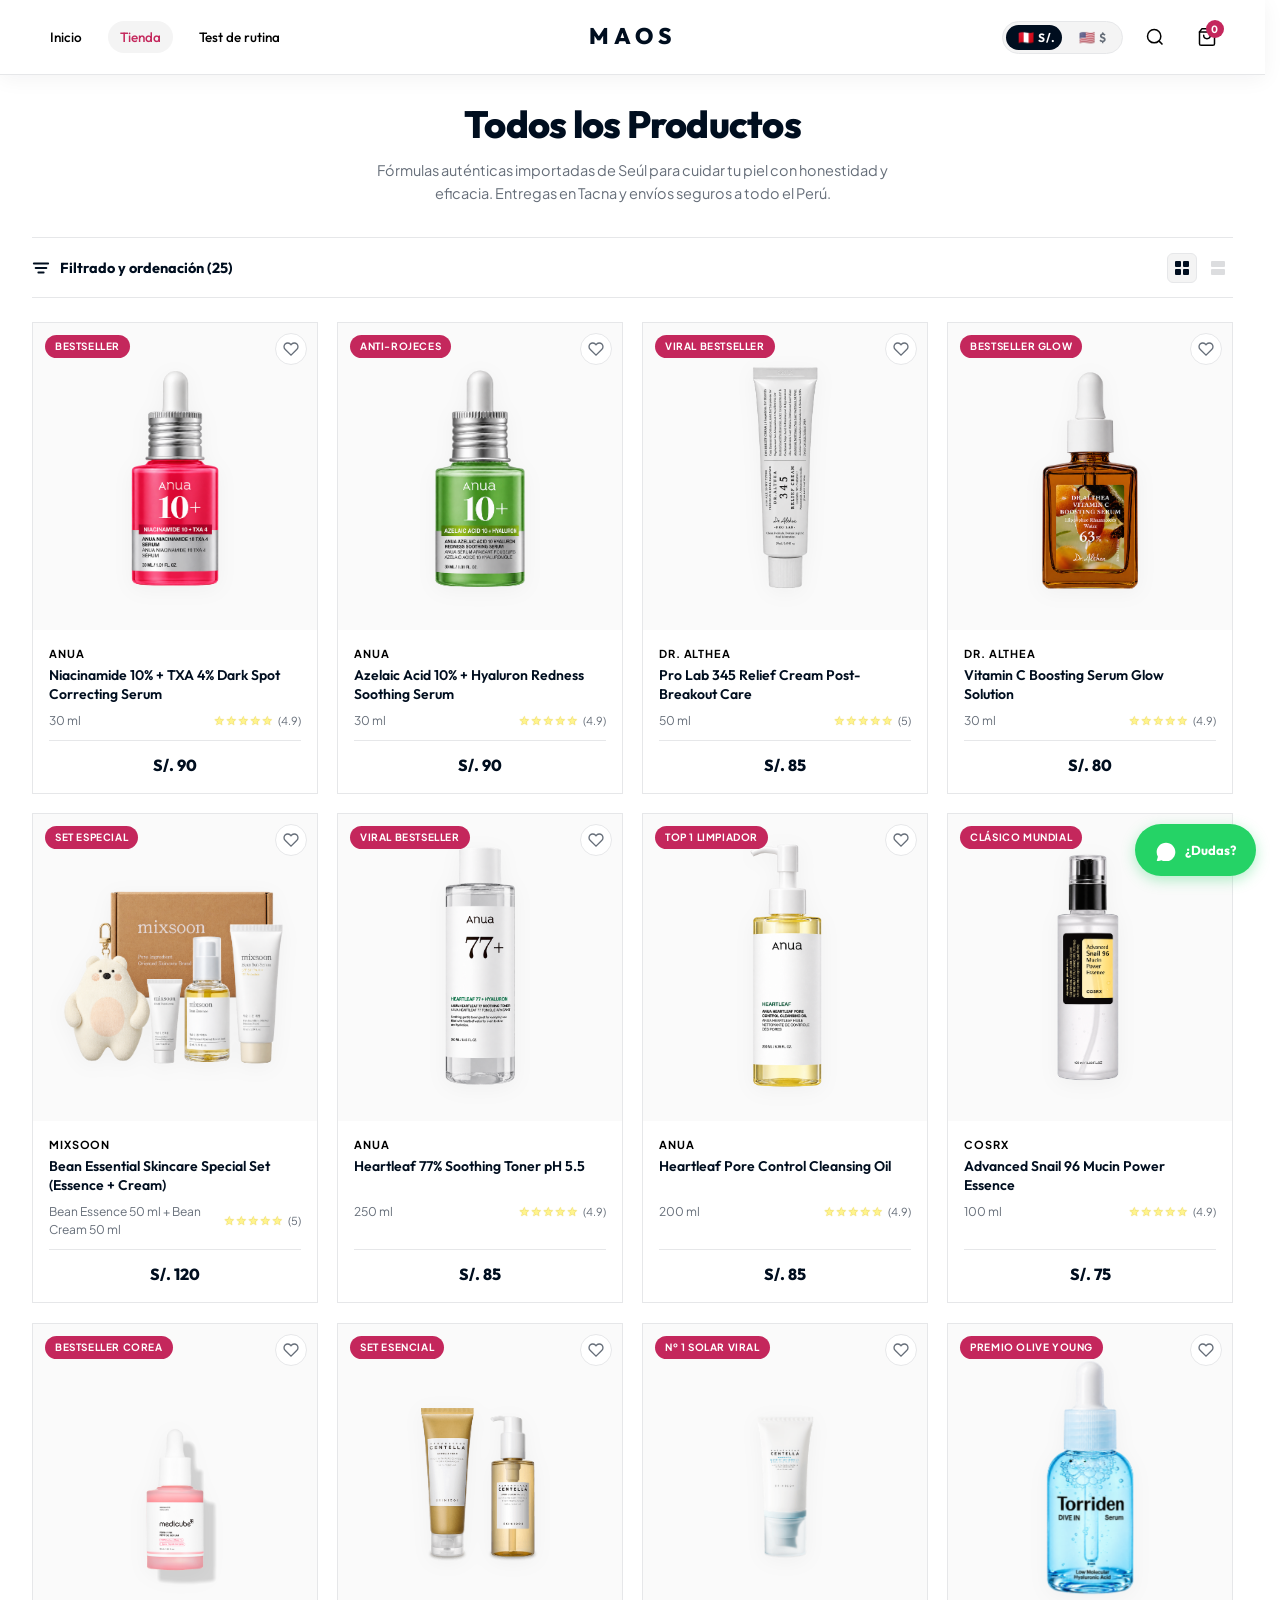
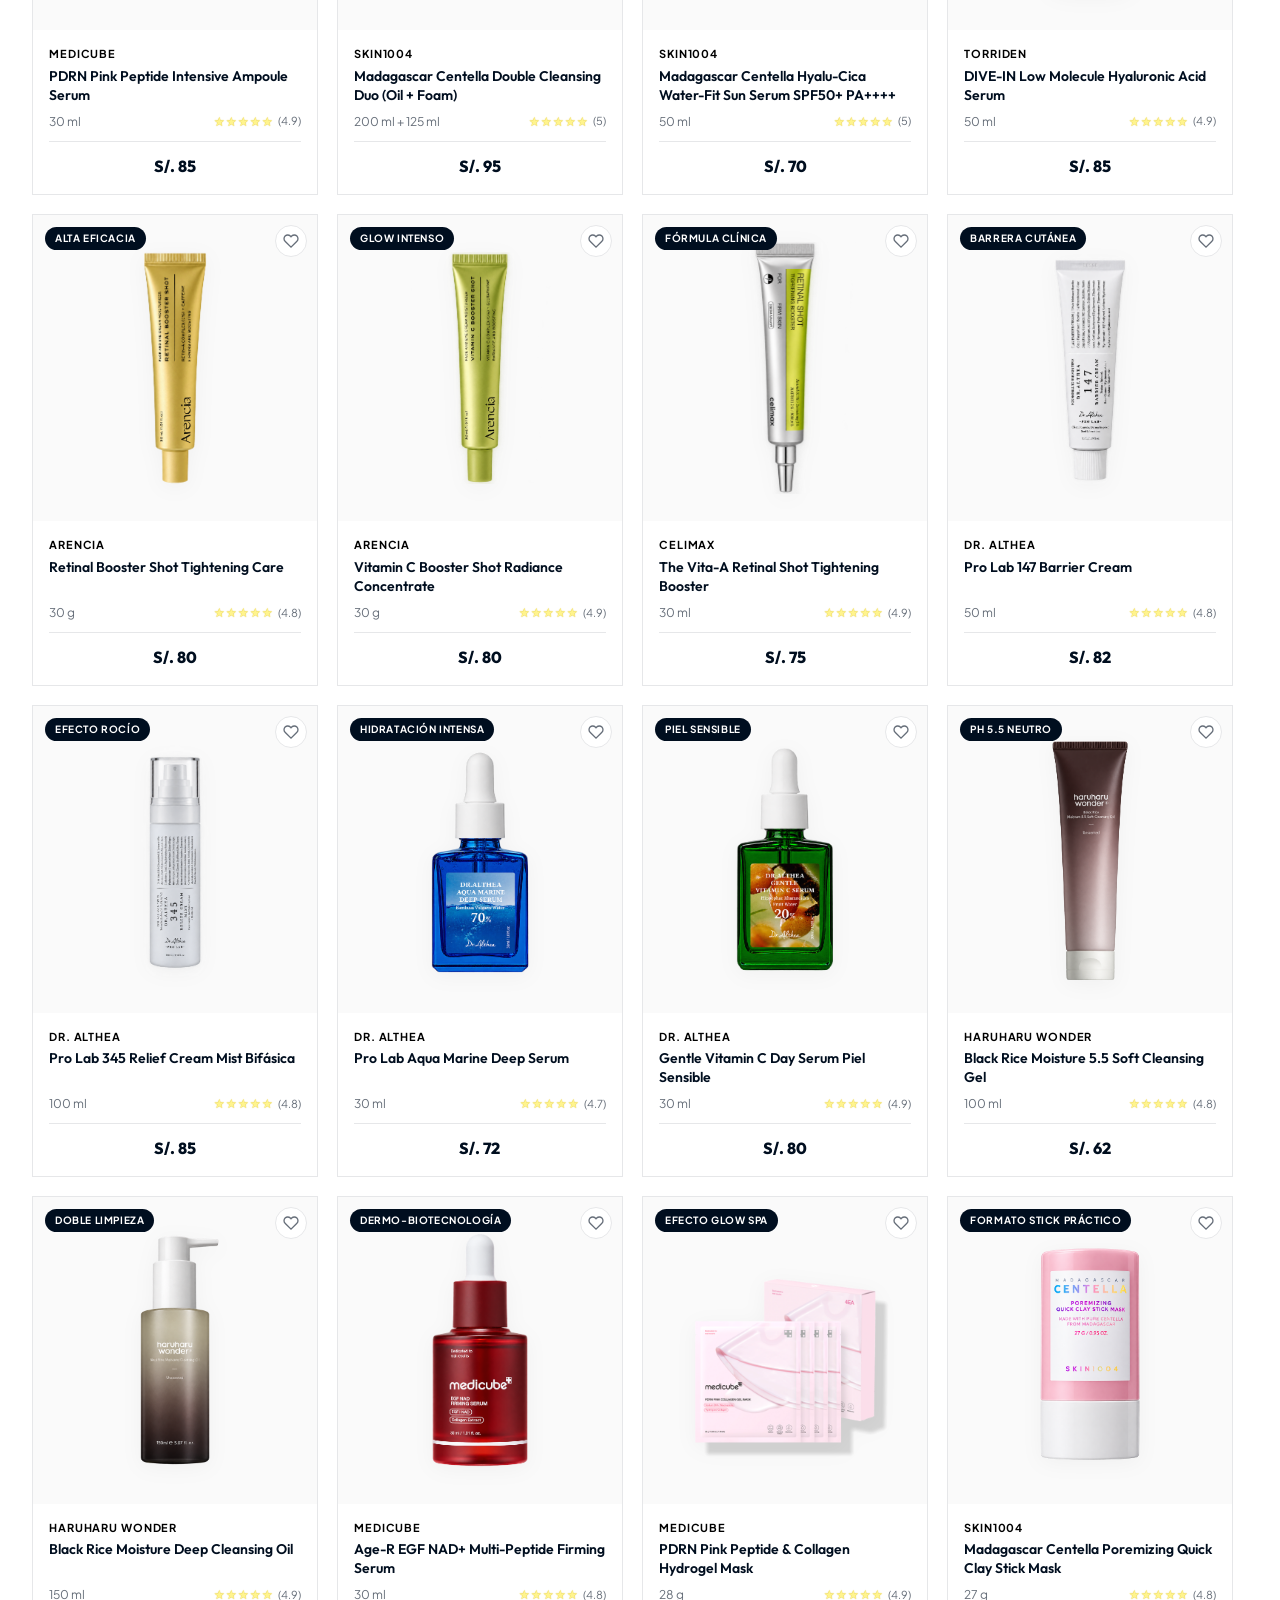
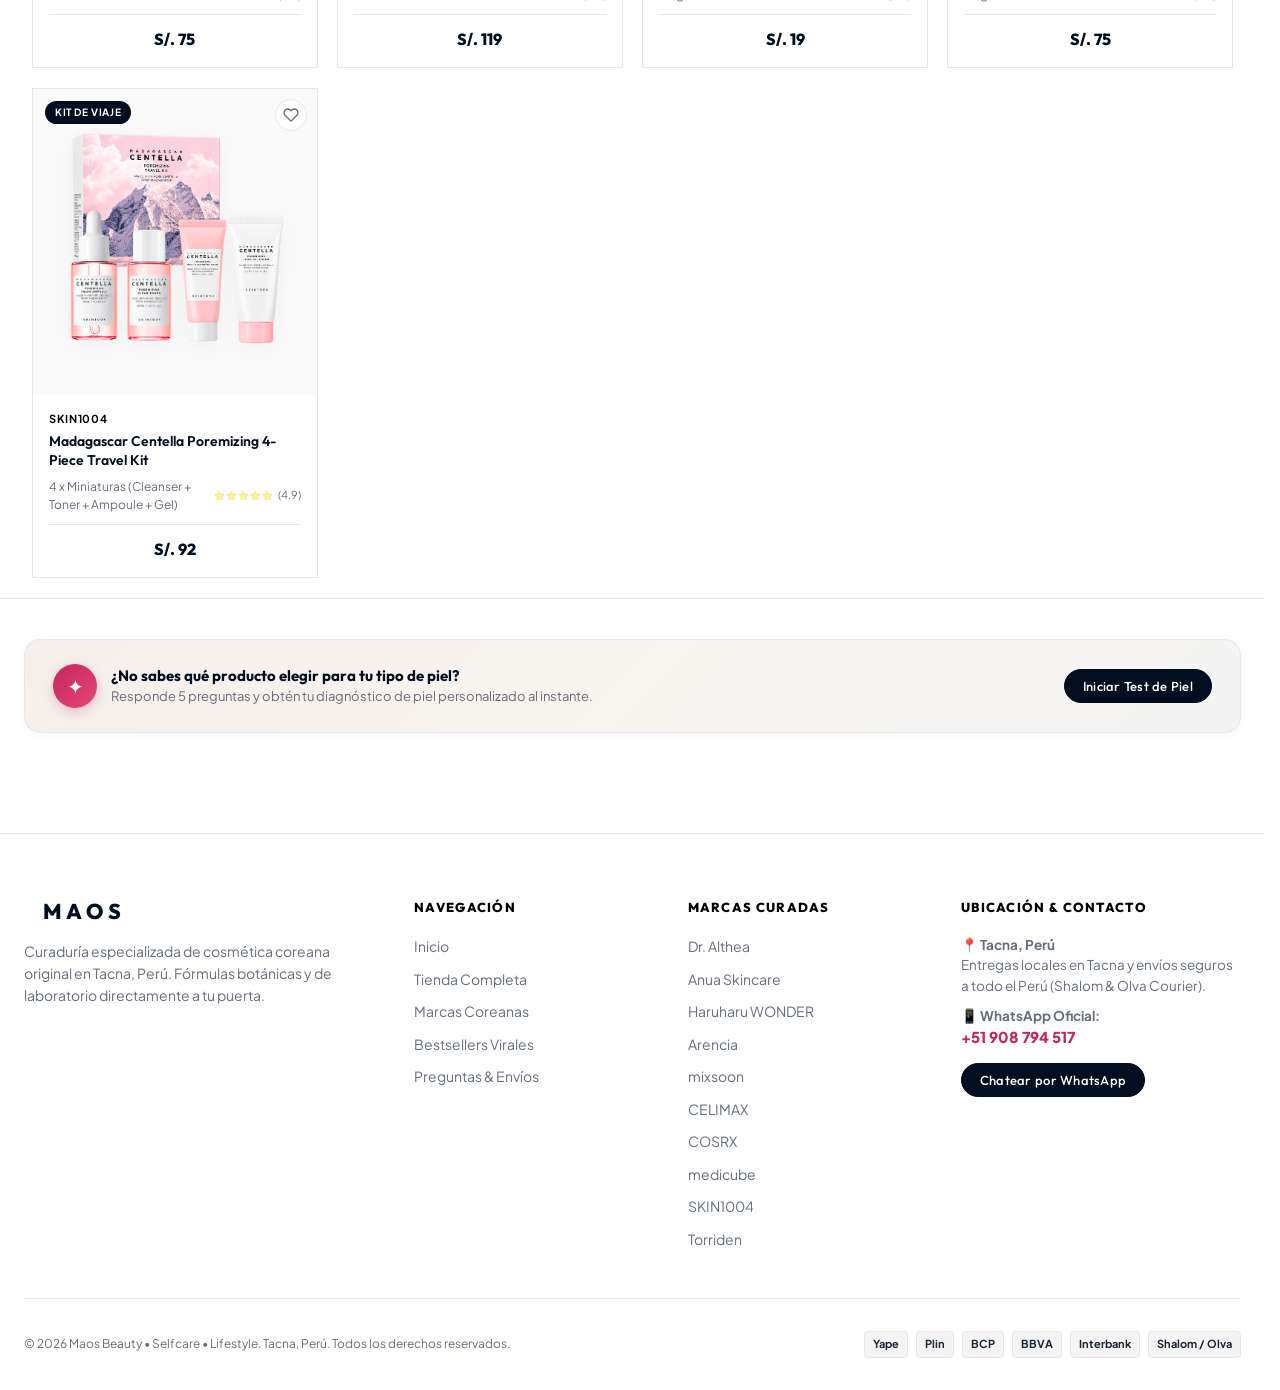
<file: tienda.html>
<!DOCTYPE html>
<html lang="es">

<head>
  <meta charset="UTF-8" />
  <meta name="viewport" content="width=device-width, initial-scale=1.0" />
  <title>Tienda • Cosmética Coreana Original en Tacna, Perú | Maos Shop</title>
  <meta name="description"
    content="Explora el catálogo completo de cosmética coreana Maos en Tacna: sérums, cremas, tónicos y limpieza de Dr. Althea, Anua, Haruharu Wonder, Arencia, Celimax y Mixsoon." />

  <!-- Open Graph -->
  <meta property="og:title" content="Tienda Maos • Skincare Coreano en Tacna, Perú" />
  <meta property="og:description"
    content="Catálogo curado de K-Beauty original en Tacna. Envíos gratis a partir de S/. 300 a todo el Perú." />
  <meta property="og:type" content="website" />
  <meta property="og:image" content="assets/hero_lifestyle.jpg" />

  <!-- Google Fonts & Stylesheet -->
  <link rel="stylesheet" href="index.css?v=17" />
  <link rel="icon" href="assets/logo.png" type="image/png" />
</head>

<body class="catalog-page">



  <!-- SITE HEADER (Desktop: 3 Options • Mobile: Screenshot 2, 3, 5) -->
  <header class="site-header">
    <div class="header-container">
      <!-- Mobile Left Cluster: 2-line Minimalist Hamburger + Search (Screenshot 2, 3, 5) -->
      <div class="header-left-cluster">
        <button class="mobile-menu-toggle" id="mobileMenuToggle" onclick="openMobileMenu()" aria-label="Abrir menú">
          <svg viewBox="0 0 24 24" width="22" height="22" fill="none" stroke="currentColor" stroke-width="2" stroke-linecap="round">
            <line x1="4" y1="9" x2="20" y2="9"></line>
            <line x1="4" y1="15" x2="20" y2="15"></line>
          </svg>
        </button>
        <button class="header-search-icon-btn" onclick="document.getElementById('searchInput').focus();" title="Buscar productos" aria-label="Buscar">
          <svg viewBox="0 0 24 24" width="20" height="20" fill="none" stroke="currentColor" stroke-width="2" stroke-linecap="round" stroke-linejoin="round">
            <circle cx="11" cy="11" r="8"></circle>
            <line x1="21" y1="21" x2="16.65" y2="16.65"></line>
          </svg>
        </button>
      </div>

      <!-- Desktop Left Navigation: EXACTLY 3 OPTIONS (Inicio, Tienda, Test de rutina) -->
      <nav class="nav-left" id="navLeft" aria-label="Navegación principal">
        <a href="index.html" class="nav-link">Inicio</a>
        <a href="tienda.html" class="nav-link active">Tienda</a>
        <a href="#rutinas" class="nav-link" id="navRutinaLink" onclick="openQuiz(); return false;">Test de rutina</a>
      </nav>

      <!-- Center Brand Logo (Pure SVG "MAOS") -->
      <div class="brand-center">
        <a href="index.html" class="brand-logo-wrap" aria-label="MAOS Skincare Inicio">
          <svg class="brand-logo-svg" viewBox="0 0 140 34" width="130" height="32" fill="currentColor"
            xmlns="http://www.w3.org/2000/svg">
            <text x="50%" y="25" text-anchor="middle" font-family="'Outfit', 'Plus Jakarta Sans', sans-serif"
              font-size="26" font-weight="800" letter-spacing="0.22em">MAOS</text>
          </svg>
        </a>
      </div>

      <!-- Right Utility Cluster -->
      <div class="header-utilities">
        <!-- Currency Toggle Switch (Soles ↔ USD) -->
        <div class="currency-toggle" id="currencyToggle" title="Cambiar moneda" role="radiogroup"
          aria-label="Seleccionar moneda">
          <div class="currency-toggle-slider" id="currencySlider"></div>
          <button class="currency-toggle-btn active" data-currency="PEN" role="radio" aria-checked="true">
            <span class="currency-flag">🇵🇪</span> S/.
          </button>
          <button class="currency-toggle-btn" data-currency="USD" role="radio" aria-checked="false">
            <span class="currency-flag">🇺🇸</span> $
          </button>
        </div>

        <!-- Desktop Search button -->
        <button class="icon-btn desktop-search-btn" onclick="document.getElementById('searchInput').focus();" title="Buscar productos" aria-label="Buscar">
          <svg viewBox="0 0 24 24" fill="none" stroke="currentColor">
            <circle cx="11" cy="11" r="8"></circle>
            <line x1="21" y1="21" x2="16.65" y2="16.65"></line>
          </svg>
        </button>

        <!-- Cart Trigger Button (Shopping bag icon) -->
        <button class="icon-btn header-cart-btn" id="cartBtn" onclick="openCart()" title="Ver carrito" aria-label="Carrito">
          <svg viewBox="0 0 24 24" width="22" height="22" fill="none" stroke="currentColor" stroke-width="1.8" stroke-linecap="round" stroke-linejoin="round">
            <path d="M6 2L3 6v14a2 2 0 0 0 2 2h14a2 2 0 0 0 2-2V6l-3-4z"></path>
            <line x1="3" y1="6" x2="21" y2="6"></line>
            <path d="M16 10a4 4 0 0 1-8 0"></path>
          </svg>
          <span class="cart-badge" id="cartBadge">0</span>
        </button>
      </div>
    </div>
  </header>

  <!-- MOBILE FULLSCREEN DRAWER (Inspired by A-dam Screenshot 1) -->
  <div class="mobile-drawer-overlay" id="mobileDrawerOverlay"></div>
  <aside class="mobile-menu-drawer" id="mobileMenuDrawer" aria-hidden="true">
    <div class="mobile-drawer-header">
      <div class="mobile-drawer-left">
        <button class="mobile-drawer-close-btn" id="mobileDrawerClose" aria-label="Cerrar menú">
          <svg viewBox="0 0 24 24" width="22" height="22" fill="none" stroke="currentColor" stroke-width="2" stroke-linecap="round">
            <line x1="18" y1="6" x2="6" y2="18"></line>
            <line x1="6" y1="6" x2="18" y2="18"></line>
          </svg>
        </button>
        <button class="mobile-drawer-search-btn" onclick="closeMobileMenu(); document.getElementById('searchInput').focus();" title="Buscar productos">
          <svg viewBox="0 0 24 24" width="20" height="20" fill="none" stroke="currentColor" stroke-width="2" stroke-linecap="round" stroke-linejoin="round">
            <circle cx="11" cy="11" r="8"></circle>
            <line x1="21" y1="21" x2="16.65" y2="16.65"></line>
          </svg>
        </button>
      </div>
      <div class="mobile-drawer-brand">
        <svg viewBox="0 0 140 34" width="110" height="26" fill="currentColor">
          <text x="50%" y="24" text-anchor="middle" font-family="'Outfit', sans-serif" font-size="24" font-weight="800" letter-spacing="0.22em">MAOS</text>
        </svg>
      </div>
      <div class="mobile-drawer-right">
        <button class="icon-btn" onclick="closeMobileMenu(); openCart();" aria-label="Carrito">
          <svg viewBox="0 0 24 24" width="22" height="22" fill="none" stroke="currentColor" stroke-width="1.8">
            <path d="M6 2L3 6v14a2 2 0 0 0 2 2h14a2 2 0 0 0 2-2V6l-3-4z"></path>
            <line x1="3" y1="6" x2="21" y2="6"></line>
            <path d="M16 10a4 4 0 0 1-8 0"></path>
          </svg>
          <span class="cart-badge mobile-menu-cart-badge">0</span>
        </button>
      </div>
    </div>

    <!-- Big Bold Navigation Links (Screenshot 1: Shop, Campaigns, Over ons...) -->
    <nav class="mobile-drawer-nav">
      <a href="index.html" class="mobile-drawer-link">Inicio</a>
      <a href="tienda.html" class="mobile-drawer-link active">Tienda</a>
      <a href="#rutinas" class="mobile-drawer-link" onclick="closeMobileMenu(); openQuiz(); return false;">Test de rutina</a>
    </nav>
    <!-- Bottom Footer of Drawer (Socials + Currency) -->
    <div class="mobile-drawer-footer">
      <!-- Social icons: centered, separated -->
      <div class="mobile-drawer-socials">
        <a href="https://www.instagram.com/maos.peru" target="_blank" rel="noopener" aria-label="Instagram" class="mobile-social-icon">
          <svg viewBox="0 0 24 24" width="20" height="20" fill="none" stroke="currentColor" stroke-width="2">
            <rect x="2" y="2" width="20" height="20" rx="5" ry="5"></rect>
            <path d="M16 11.37A4 4 0 1 1 12.63 8 4 4 0 0 1 16 11.37z"></path>
            <line x1="17.5" y1="6.5" x2="17.51" y2="6.5"></line>
          </svg>
        </a>
        <a href="https://www.tiktok.com/@maosperu" target="_blank" rel="noopener" aria-label="TikTok" class="mobile-social-icon">
          <svg viewBox="0 0 24 24" width="20" height="20" fill="currentColor">
            <path d="M19.59 6.69a4.83 4.83 0 0 1-3.77-4.25V2h-3.45v13.67a2.89 2.89 0 0 1-5.2 1.74 2.89 2.89 0 0 1 2.31-4.64 2.93 2.93 0 0 1 .88.13V9.4a6.84 6.84 0 0 0-1-.05A6.33 6.33 0 0 0 3 15.68 6.34 6.34 0 0 0 9.34 22a6.34 6.34 0 0 0 6.34-6.34V9.05a8.21 8.21 0 0 0 4.91 1.64v-3.5a4.78 4.78 0 0 1-1-.5z" />
          </svg>
        </a>
        <a href="https://wa.me/51908794517" target="_blank" rel="noopener" aria-label="WhatsApp" class="mobile-social-icon mobile-social-icon--whatsapp">
          <svg viewBox="0 0 24 24" width="20" height="20" fill="currentColor">
            <path d="M12.031 6.172c-3.181 0-5.767 2.586-5.768 5.766-.001 1.298.38 2.27 1.019 3.287l-.582 2.128 2.182-.573c.978.58 1.911.928 3.145.929 3.178 0 5.767-2.587 5.768-5.766.001-3.187-2.575-5.77-5.764-5.771zm3.392 8.244c-.144.405-.837.774-1.17.824-.299.045-.677.063-1.092-.069-.252-.08-.575-.187-.988-.365-1.739-.751-2.874-2.502-2.961-2.617-.087-.116-.708-.94-.708-1.793s.448-1.273.607-1.446c.159-.173.346-.217.462-.217l.332.007c.106.005.249-.04.39.299.144.347.491 1.2.534 1.287.043.087.072.188.014.303-.058.116-.087.188-.173.289l-.26.303c-.087.087-.177.182-.076.356.101.174.449.741.964 1.201.662.591 1.221.774 1.394.861.174.086.275.072.376-.044.101-.116.433-.506.549-.68.116-.173.231-.144.39-.086s1.011.477 1.184.564.289.13.332.202c.045.072.045.419-.1.824zm-3.423-10.416c-5.632 0-10.21 4.578-10.21 10.209 0 1.802.47 3.558 1.365 5.109l-1.455 5.314 5.457-1.432c1.488.812 3.167 1.24 4.843 1.241 5.631 0 10.21-4.578 10.21-10.209 0-5.631-4.579-10.231-10.21-10.231z" />
          </svg>
        </a>
      </div>

      <!-- Currency selector row -->
      <div class="mobile-currency-row">
        <button class="mobile-currency-btn" id="mobileCurrencyPEN" onclick="setMobileCurrency('PEN')" aria-label="Soles peruanos">
          <span class="mobile-currency-flag">🇵🇪</span>
          <span class="mobile-currency-code">PEN</span>
          <span class="mobile-currency-symbol">S/.</span>
        </button>
        <button class="mobile-currency-btn" id="mobileCurrencyUSD" onclick="setMobileCurrency('USD')" aria-label="Dólares americanos">
          <span class="mobile-currency-flag">🇺🇸</span>
          <span class="mobile-currency-code">USD</span>
          <span class="mobile-currency-symbol">$</span>
        </button>
      </div>
    </div>
  </aside>

    <main class="catalog-page-main">
    <div class="catalog-container-adam">

      <!-- 1. PAGE TITLE + DESCRIPTION (Centered like A-dam) -->
      <div class="catalog-hero-adam">
        <h1 class="catalog-hero-title" id="catalogHeroTitle">Todos los Productos</h1>
        <p class="catalog-hero-desc" id="catalogHeroDesc">
          Fórmulas auténticas importadas de Seúl para cuidar tu piel con honestidad y eficacia. Entregas en Tacna y envíos seguros a todo el Perú.
        </p>
      </div>

      <!-- 2. FILTER & SORT STRIP (Exact A-dam layout: Filter & Sort on left, Grid view on right) -->
      <div class="catalog-toolbar-strip">
        <button type="button" class="toolbar-filter-trigger" id="filterDrawerOpenBtn" onclick="openFilterDrawer()" aria-label="Abrir filtrado y ordenación">
          <svg class="toolbar-filter-icon" viewBox="0 0 20 20" width="18" height="18" fill="none" stroke="currentColor" stroke-width="2" stroke-linecap="round">
            <line x1="2" y1="5" x2="18" y2="5"></line>
            <line x1="4" y1="10" x2="16" y2="10"></line>
            <line x1="7" y1="15" x2="13" y2="15"></line>
          </svg>
          <span class="toolbar-filter-text">Filtrado y ordenación <strong id="filterToolbarCount">(25)</strong></span>
        </button>

        <div class="toolbar-view-switcher">
          <button type="button" class="view-btn active" id="viewBtn2" onclick="setCatalogGrid(2)" title="Vista 2 columnas" aria-label="2 columnas">
            <svg viewBox="0 0 16 16" width="16" height="16" fill="currentColor">
              <rect x="1" y="1" width="6" height="6" rx="1"/>
              <rect x="9" y="1" width="6" height="6" rx="1"/>
              <rect x="1" y="9" width="6" height="6" rx="1"/>
              <rect x="9" y="9" width="6" height="6" rx="1"/>
            </svg>
          </button>
          <button type="button" class="view-btn" id="viewBtn1" onclick="setCatalogGrid(1)" title="Vista 1 columna grande" aria-label="1 columna">
            <svg viewBox="0 0 16 16" width="16" height="16" fill="currentColor">
              <rect x="1" y="1" width="14" height="6" rx="1"/>
              <rect x="1" y="9" width="14" height="6" rx="1"/>
            </svg>
          </button>
        </div>
      </div>

      <!-- Active Filter Chips (shown when any filter is applied) -->
      <div class="active-filters-bar" id="activeFiltersBar" style="display: none;">
        <span class="active-filters-label">Filtros activos:</span>
        <div class="active-filters-chips" id="activeFiltersChips"></div>
        <button class="btn-clear-all-filters" id="btnClearAllFilters">Limpiar filtros</button>
      </div>

      <!-- 3. PRODUCTS GRID (Starts right below the toolbar, 2-column on mobile) -->
      <div class="products-grid" id="productsGrid" aria-live="polite">
        <!-- Populated by app.js -->
      </div>

    </div>

    <!-- ROUTINE QUIZ TEASER -->
    <section class="routine-quiz-teaser">
      <div class="container">
        <div class="quiz-teaser-card">
          <div class="quiz-teaser-content">
            <div class="quiz-teaser-icon">✦</div>
            <div class="quiz-teaser-info">
              <strong>¿No sabes qué producto elegir para tu tipo de piel?</strong>
              <span>Responde 5 preguntas y obtén tu diagnóstico de piel personalizado al instante.</span>
            </div>
          </div>
          <button class="btn-pill btn-pill-primary btn-pill-sm" id="startQuizBtn" onclick="openQuiz()">
            Iniciar Test de Piel
          </button>
        </div>
      </div>
    </section>
  </main>

  <!-- FILTER & SORT DRAWER (Clean luxury slide panel) -->
  <div class="filter-drawer-backdrop" id="filterDrawerBackdrop" onclick="closeFilterDrawer()" aria-hidden="true"></div>
  <aside class="filter-drawer" id="filterDrawer" aria-hidden="true" role="dialog" aria-modal="true" aria-labelledby="filterDrawerTitle">
    <div class="filter-drawer-header">
      <div class="filter-drawer-title-group">
        <svg viewBox="0 0 20 20" width="18" height="18" fill="none" stroke="currentColor" stroke-width="2" stroke-linecap="round">
          <line x1="2" y1="5" x2="18" y2="5"></line>
          <line x1="4" y1="10" x2="16" y2="10"></line>
          <line x1="7" y1="15" x2="13" y2="15"></line>
        </svg>
        <h3 id="filterDrawerTitle">Filtrado y Ordenación</h3>
      </div>
      <button type="button" class="filter-drawer-close" onclick="closeFilterDrawer()" aria-label="Cerrar filtros">
        <svg viewBox="0 0 24 24" width="22" height="22" fill="none" stroke="currentColor" stroke-width="2" stroke-linecap="round">
          <line x1="18" y1="6" x2="6" y2="18"></line>
          <line x1="6" y1="6" x2="18" y2="18"></line>
        </svg>
      </button>
    </div>

    <div class="filter-drawer-body">
      <!-- 1. Búsqueda rápida -->
      <div class="filter-drawer-group">
        <label class="filter-drawer-label" for="searchInput">Buscar producto o ingrediente</label>
        <div class="search-input-pill drawer-search">
          <svg viewBox="0 0 24 24" fill="none" stroke="currentColor" width="16" height="16">
            <circle cx="11" cy="11" r="8"></circle>
            <line x1="21" y1="21" x2="16.65" y2="16.65"></line>
          </svg>
          <input type="text" id="searchInput" placeholder="Ej: Anua, Niacinamida, Retinal..." aria-label="Buscar producto" />
          <button class="search-clear-btn" id="searchClearBtn" aria-label="Limpiar búsqueda" style="display: none;">&times;</button>
        </div>
      </div>

      <!-- 2. Ordenar por -->
      <div class="filter-drawer-group">
        <label class="filter-drawer-label" for="sortSelect">Ordenar por</label>
        <div class="filter-select-wrapper drawer-select-wrap">
          <select class="filter-select-pill drawer-select" id="sortSelect" aria-label="Ordenar productos">
            <option value="featured">Destacados & Bestsellers</option>
            <option value="price-asc">Precio: Menor a Mayor</option>
            <option value="price-desc">Precio: Mayor a Menor</option>
            <option value="rating">Mejor Calificados ★</option>
          </select>
        </div>
      </div>

      <!-- 3. Categoría -->
      <div class="filter-drawer-group">
        <label class="filter-drawer-label" for="categorySelect">Categoría</label>
        <div class="filter-select-wrapper drawer-select-wrap">
          <select class="filter-select-pill drawer-select" id="categorySelect" aria-label="Filtrar por categoría">
            <option value="all">Todas las Categorías (25)</option>
            <option value="serums">Sérums & Tratamientos</option>
            <option value="cremas">Cremas & Hidratantes</option>
            <option value="retinoides">Retinoides & Poros</option>
            <option value="vitamin-c">Vitamina C & Glow</option>
            <option value="limpieza">Doble Limpieza Facial</option>
            <option value="sets">Sets Especiales</option>
            <option value="brumas">Brumas & Tónicos</option>
          </select>
        </div>
      </div>

      <!-- 4. Marca -->
      <div class="filter-drawer-group">
        <label class="filter-drawer-label" for="brandSelect">Marca</label>
        <div class="filter-select-wrapper drawer-select-wrap">
          <select class="filter-select-pill drawer-select" id="brandSelect" aria-label="Filtrar por marca">
            <option value="all">Todas las Marcas</option>
            <option value="Anua">Anua</option>
            <option value="Arencia">Arencia</option>
            <option value="CELIMAX">CELIMAX</option>
            <option value="COSRX">COSRX</option>
            <option value="Dr. Althea">Dr. Althea</option>
            <option value="Haruharu WONDER">Haruharu WONDER</option>
            <option value="medicube">medicube</option>
            <option value="mixsoon">mixsoon</option>
            <option value="SKIN1004">SKIN1004</option>
            <option value="Torriden">Torriden</option>
          </select>
        </div>
      </div>

      <!-- 5. Objetivo de Piel -->
      <div class="filter-drawer-group">
        <label class="filter-drawer-label" for="concernSelect">Objetivo de Piel</label>
        <div class="filter-select-wrapper drawer-select-wrap">
          <select class="filter-select-pill drawer-select" id="concernSelect" aria-label="Filtrar por objetivo de piel">
            <option value="all">Todos los Objetivos</option>
            <option value="manchas">✨ Manchas & Tono Radiante</option>
            <option value="rojeces">🌱 Rojeces & Piel Calma</option>
            <option value="antiedad">⏳ Antiedad & Firmeza</option>
            <option value="hidratacion">💧 Hidratación Profunda</option>
            <option value="limpieza">🫧 Doble Limpieza & Poros</option>
            <option value="barrera">🛡️ Reparación de Barrera</option>
          </select>
        </div>
      </div>
    </div>

    <div class="filter-drawer-footer">
      <button type="button" class="btn-pill btn-pill-ghost btn-drawer-clear" onclick="resetAllFilters()">
        Limpiar Filtros
      </button>
      <button type="button" class="btn-pill btn-pill-primary btn-drawer-apply" onclick="closeFilterDrawer()">
        <span>Ver Resultados</span> <span id="productsCount">25 productos</span>
      </button>
    </div>
  </aside>

  <!-- QUICK VIEW MODAL (Includes Quantity Selector & Add to Cart) -->
  <div class="modal-backdrop" id="quickViewModal" aria-hidden="true">
    <div class="quickview-card" role="dialog" aria-modal="true">
      <button class="modal-close-btn" id="quickViewClose" aria-label="Cerrar modal">✕</button>
      <div id="quickViewBody" style="display: contents;">
        <!-- Injected by app.js -->
      </div>
    </div>
  </div>

  <!-- ROUTINE QUIZ MODAL -->
<div class="modal-backdrop" id="quizModal" aria-hidden="true">
  <div class="quiz-card" role="dialog" aria-modal="true">
    <button class="modal-close-btn" id="quizClose" aria-label="Cerrar test">&#x2715;</button>

    <!-- Progress Bar -->
    <div class="quiz-progress-wrap">
      <span id="quizProgressLabel">Paso 1 de 5</span>
      <div class="quiz-progress-track">
        <div class="quiz-progress-fill" id="quizProgressBar"></div>
      </div>
    </div>

    <!-- Step 1: Tipo de piel -->
    <div class="quiz-step active" id="quizStep1">
      <h3>Paso 1: &iquest;C&oacute;mo es tu piel?</h3>
      <p class="subtitle">Selecciona el tipo que mejor define tu piel al despertar, sin productos:</p>
      <div class="quiz-options-grid">
        <button class="quiz-opt-btn" onclick="selectQuizType('grasa')">
          <strong>Mixta a Grasa</strong>
          <span>Brillo en zona T, poros visibles y tendencia a puntos negros o granos.</span>
        </button>
        <button class="quiz-opt-btn" onclick="selectQuizType('mixta')">
          <strong>Mixta Equilibrada</strong>
          <span>Zona T algo brillante pero mejillas normales o secas.</span>
        </button>
        <button class="quiz-opt-btn" onclick="selectQuizType('seca')">
          <strong>Seca / Deshidratada</strong>
          <span>Sensaci&oacute;n tirante, opacidad, descamaci&oacute;n o aspecto apagado.</span>
        </button>
        <button class="quiz-opt-btn" onclick="selectQuizType('sensible')">
          <strong>Sensible / Reactiva</strong>
          <span>Se enrojece, pica o reacciona f&aacute;cilmente a cambios o productos nuevos.</span>
        </button>
      </div>
    </div>

    <!-- Step 2: Sensibilidad -->
    <div class="quiz-step" id="quizStep2">
      <h3>Paso 2: &iquest;Qu&eacute; tan sensible es tu piel?</h3>
      <p class="subtitle">Esto nos ayuda a elegir activos que tu barrera cut&aacute;nea pueda tolerar bien:</p>
      <div class="quiz-options-grid">
        <button class="quiz-opt-btn" onclick="selectQuizSensitivity('alta')">
          <strong>Muy Sensible</strong>
          <span>Cualquier activo nuevo le genera ardor, enrojecimiento o granitos. Prefiero f&oacute;rmulas ultra suaves.</span>
        </button>
        <button class="quiz-opt-btn" onclick="selectQuizSensitivity('moderada')">
          <strong>Moderada</strong>
          <span>Tolera bien la mayor&iacute;a de productos pero reacciona ante concentraciones altas.</span>
        </button>
        <button class="quiz-opt-btn" onclick="selectQuizSensitivity('baja')">
          <strong>Resistente</strong>
          <span>Raramente reacciona. Puede tolerar activos potentes como retinol o vitamina C pura.</span>
        </button>
      </div>
    </div>

    <!-- Step 3: Objetivo -->
    <div class="quiz-step" id="quizStep3">
      <h3>Paso 3: &iquest;Cu&aacute;l es tu prioridad?</h3>
      <p class="subtitle">&iquest;Qu&eacute; transformaci&oacute;n cut&aacute;nea quieres ver primero?</p>
      <div class="quiz-options-grid">
        <button class="quiz-opt-btn" onclick="selectQuizGoal('manchas')">
          <strong>&#x2728; Manchas &amp; Luminosidad</strong>
          <span>Atenuar marcas de acn&eacute;, manchas de sol o tono desigual. Quiero una piel m&aacute;s uniforme y brillante.</span>
        </button>
        <button class="quiz-opt-btn" onclick="selectQuizGoal('rojeces')">
          <strong>&#x1F33F; Calmar Rojeces &amp; Brotes</strong>
          <span>Desinflamar, calmar la reactividad y reconstruir la barrera da&ntilde;ada.</span>
        </button>
        <button class="quiz-opt-btn" onclick="selectQuizGoal('antiedad')">
          <strong>&#x23F3; Firmeza &amp; Antiedad</strong>
          <span>Reducir l&iacute;neas finas, afinar textura y aportar densidad y elasticidad.</span>
        </button>
        <button class="quiz-opt-btn" onclick="selectQuizGoal('hidratacion')">
          <strong>&#x1F4A7; Glass Skin / Hidrataci&oacute;n</strong>
          <span>Piel rellena, jugosa y barrera cut&aacute;nea s&oacute;lida. Efecto &ldquo;piel de cristal&rdquo;.</span>
        </button>
        <button class="quiz-opt-btn" onclick="selectQuizGoal('poros')">
          <strong>&#x1F52C; Poros &amp; Textura</strong>
          <span>Minimizar poros visibles, controlar sebo y obtener una superficie lisa y refinada.</span>
        </button>
      </div>
    </div>

    <!-- Step 4: Estilo de vida -->
    <div class="quiz-step" id="quizStep4">
      <h3>Paso 4: &iquest;Cu&aacute;l es tu rutina de vida?</h3>
      <p class="subtitle">Tu entorno y h&aacute;bitos diarios influyen en qu&eacute; productos ser&aacute;n m&aacute;s efectivos para ti:</p>
      <div class="quiz-options-grid">
        <button class="quiz-opt-btn" onclick="selectQuizLifestyle('sol')">
          <strong>&#x2600;&#xFE0F; Exposici&oacute;n Solar Frecuente</strong>
          <span>Salgo mucho al sol (trabajo, deporte, actividades al aire libre). La fotoprotecci&oacute;n es clave.</span>
        </button>
        <button class="quiz-opt-btn" onclick="selectQuizLifestyle('maquillaje')">
          <strong>&#x1F484; Uso Maquillaje a Diario</strong>
          <span>Llevo base, corrector u otros productos de cobertura la mayor&iacute;a de d&iacute;as.</span>
        </button>
        <button class="quiz-opt-btn" onclick="selectQuizLifestyle('noche')">
          <strong>&#x1F319; Enfoque en Noche / Recuperaci&oacute;n</strong>
          <span>Mi momento favorito es la rutina nocturna. Busco activos de reparaci&oacute;n mientras duermo.</span>
        </button>
        <button class="quiz-opt-btn" onclick="selectQuizLifestyle('minimalista')">
          <strong>&#x26A1; Rutina Minimalista</strong>
          <span>Prefiero pocos pasos pero muy efectivos. No tengo mucho tiempo.</span>
        </button>
      </div>
    </div>

    <!-- Step 5: Edad de la piel -->
    <div class="quiz-step" id="quizStep5">
      <h3>Paso 5: &iquest;Cu&aacute;l es tu rango de edad?</h3>
      <p class="subtitle">La edad biol&oacute;gica de la piel determina qu&eacute; activos son prioritarios en tu protocolo:</p>
      <div class="quiz-options-grid">
        <button class="quiz-opt-btn" onclick="selectQuizSkinAge('teen')">
          <strong>15 &ndash; 25 a&ntilde;os</strong>
          <span>Piel joven: objetivo principal es prevenci&oacute;n, control de granos y base protectora sana.</span>
        </button>
        <button class="quiz-opt-btn" onclick="selectQuizSkinAge('adulta')">
          <strong>26 &ndash; 40 a&ntilde;os</strong>
          <span>Piel adulta: primeros signos de envejecimiento, manchas y necesidad de activos m&aacute;s potentes.</span>
        </button>
        <button class="quiz-opt-btn" onclick="selectQuizSkinAge('madura')">
          <strong>40+ a&ntilde;os</strong>
          <span>Piel madura: p&eacute;rdida de firmeza, arrugas, manchas intensas. Necesita regeneraci&oacute;n profunda.</span>
        </button>
      </div>
    </div>

    <!-- Step 6: Results -->
    <div class="quiz-step" id="quizStep6">
      <div id="quizResultsContainer"></div>
    </div>

  </div>
</div>

  <!-- SLIDE-OUT CART DRAWER (Inspired by Screenshot 4) -->
  <div class="cart-drawer-backdrop" id="cartDrawerBackdrop" aria-hidden="true">
    <div class="cart-drawer" role="dialog" aria-modal="true" aria-labelledby="cartDrawerTitle">
      <div class="cart-drawer-header">
        <button class="cart-drawer-round-close" id="cartCloseBtn" aria-label="Cerrar carrito">
          <svg viewBox="0 0 24 24" width="18" height="18" fill="none" stroke="currentColor" stroke-width="2.5" stroke-linecap="round">
            <line x1="18" y1="6" x2="6" y2="18"></line>
            <line x1="6" y1="6" x2="18" y2="18"></line>
          </svg>
        </button>
        <div class="cart-drawer-title-wrap">
          <svg viewBox="0 0 24 24" width="20" height="20" fill="none" stroke="currentColor" stroke-width="1.8">
            <path d="M6 2L3 6v14a2 2 0 0 0 2 2h14a2 2 0 0 0 2-2V6l-3-4z"></path>
            <line x1="3" y1="6" x2="21" y2="6"></line>
            <path d="M16 10a4 4 0 0 1-8 0"></path>
          </svg>
          <h3 class="cart-drawer-title" id="cartDrawerTitle">
            Tu Carrito <span id="cartHeaderCount">(0)</span>
          </h3>
        </div>
      </div>

      <!-- Free Shipping Meter (Threshold: S/. 300) -->
      <div class="cart-shipping-meter">
        <div class="shipping-meter-text" id="cartShippingStatus">
          Te faltan <strong>S/. 300</strong> para obtener <strong>ENVÍO GRATIS</strong>
        </div>
        <div class="shipping-progress-track">
          <div class="shipping-progress-bar" id="cartShippingBar"></div>
        </div>
      </div>

      <!-- Items List -->
      <div class="cart-items-container" id="cartItemsList">
        <!-- Injected by app.js -->
      </div>

      <!-- Cart Drawer Footer (Screenshot 4) -->
      <div class="cart-drawer-footer">
        <div class="cart-summary-total-row">
          <span class="cart-total-label">TOTAL</span>
          <span class="cart-total-value" id="cartTotal">S/. 0</span>
        </div>

        <div class="cart-footer-actions">
          <button class="btn-whatsapp-checkout" id="btnWhatsAppCheckout">
            Finalizar Pedido por WhatsApp
          </button>
        </div>
        <p class="cart-checkout-disclaimer">
          Precios en Soles (o USD) • Envíos a todo el Perú desde Tacna
        </p>
      </div>
    </div>
  </div>

  <!-- FLOATING WHATSAPP CHAT BUTTON (+51 908794517) -->
  <button class="whatsapp-widget" id="whatsappWidget" aria-label="Chatear con Maos en WhatsApp">
    <svg viewBox="0 0 24 24">
      <path
        d="M12.031 6.172c-3.181 0-5.767 2.586-5.768 5.766-.001 1.298.38 2.27 1.019 3.287l-.582 2.128 2.182-.573c.978.58 1.911.928 3.145.929 3.178 0 5.767-2.587 5.768-5.766.001-3.187-2.575-5.77-5.764-5.771zm3.392 8.244c-.144.405-.837.774-1.17.824-.299.045-.677.063-1.092-.069-.252-.08-.575-.187-.988-.365-1.739-.751-2.874-2.502-2.961-2.617-.087-.116-.708-.94-.708-1.793s.448-1.273.607-1.446c.159-.173.346-.217.462-.217l.332.007c.106.005.249-.04.39.299.144.347.491 1.2.534 1.287.043.087.072.188.014.303-.058.116-.087.188-.173.289l-.26.303c-.087.087-.177.182-.076.356.101.174.449.741.964 1.201.662.591 1.221.774 1.394.861.174.086.275.072.376-.044.101-.116.433-.506.549-.68.116-.173.231-.144.39-.086s1.011.477 1.184.564.289.13.332.202c.045.072.045.419-.1.824zm-3.423-10.416c-5.632 0-10.21 4.578-10.21 10.209 0 1.802.47 3.558 1.365 5.109l-1.455 5.314 5.457-1.432c1.488.812 3.167 1.24 4.843 1.241 5.631 0 10.21-4.578 10.21-10.209 0-5.631-4.579-10.231-10.21-10.231z" />
    </svg>
    <span>¿Dudas?</span>
  </button>

  <!-- TOAST NOTIFICATION CONTAINER -->
  <div class="toast-container" id="toastContainer" aria-live="polite"></div>

  <!-- SITE FOOTER -->
  <footer class="site-footer">
    <div class="container">
      <div class="footer-top-grid">
        <!-- Brand Info -->
        <div class="footer-brand-col">
          <svg class="footer-logo-svg" viewBox="0 0 140 34" width="120" height="28" fill="var(--color-midcurrent-navy)"
            xmlns="http://www.w3.org/2000/svg">
            <text x="50%" y="25" text-anchor="middle" font-family="'Outfit', 'Plus Jakarta Sans', sans-serif"
              font-size="26" font-weight="800" letter-spacing="0.22em">MAOS</text>
          </svg>
          <p>
            Curaduría especializada de cosmética coreana original en Tacna, Perú. Fórmulas botánicas y de laboratorio directamente a tu puerta.
          </p>
        </div>

        <!-- Links: Navegación -->
        <div class="footer-col">
          <h4>Navegación</h4>
          <ul>
            <li><a href="index.html">Inicio</a></li>
            <li><a href="tienda.html">Tienda Completa</a></li>
            <li><a href="marcas.html">Marcas Coreanas</a></li>
            <li><a href="bestsellers.html">Bestsellers Virales</a></li>
            <li><a href="preguntas.html">Preguntas & Envíos</a></li>
          </ul>
        </div>

        <!-- Links: Marcas -->
        <div class="footer-col">
          <h4>Marcas Curadas</h4>
          <ul>
            <li><a href="tienda.html" onclick="sessionStorage.setItem('filterBrand','Dr. Althea');">Dr. Althea</a></li>
            <li><a href="tienda.html" onclick="sessionStorage.setItem('filterBrand','Anua');">Anua Skincare</a></li>
            <li><a href="tienda.html" onclick="sessionStorage.setItem('filterBrand','Haruharu WONDER');">Haruharu WONDER</a></li>
            <li><a href="tienda.html" onclick="sessionStorage.setItem('filterBrand','Arencia');">Arencia</a></li>
            <li><a href="tienda.html" onclick="sessionStorage.setItem('filterBrand','mixsoon');">mixsoon</a></li>
            <li><a href="tienda.html" onclick="sessionStorage.setItem('filterBrand','CELIMAX');">CELIMAX</a></li>
            <li><a href="tienda.html" onclick="sessionStorage.setItem('filterBrand','COSRX');">COSRX</a></li>
            <li><a href="tienda.html" onclick="sessionStorage.setItem('filterBrand','medicube');">medicube</a></li>
            <li><a href="tienda.html" onclick="sessionStorage.setItem('filterBrand','SKIN1004');">SKIN1004</a></li>
            <li><a href="tienda.html" onclick="sessionStorage.setItem('filterBrand','Torriden');">Torriden</a></li>
          </ul>
        </div>

        <!-- Location, WhatsApp & Deliveries in Tacna, Perú -->
        <div class="footer-col">
          <h4>Ubicación & Contacto</h4>
          <p style="font-size: 13.5px; color: var(--color-slate-gray); margin-bottom: 10px; line-height: 1.5;">
            📍 <strong>Tacna, Perú</strong><br />
            Entregas locales en Tacna y envíos seguros a todo el Perú (Shalom & Olva Courier).
          </p>
          <p style="font-size: 13.5px; color: var(--color-slate-gray); margin-bottom: 14px;">
            📱 <strong>WhatsApp Oficial:</strong><br />
            <a href="https://wa.me/51908794517" target="_blank"
              style="color: var(--color-deep-cobalt); font-weight: 800; font-size: 15px;">
              +51 908 794 517
            </a>
          </p>
          <button class="btn-pill btn-pill-primary btn-pill-sm"
            onclick="openWhatsAppDirect('¡Hola Maos Tacna! Deseo hacer una consulta.')">
            Chatear por WhatsApp
          </button>
        </div>
      </div>

      <!-- Bottom Bar -->
      <div class="footer-bottom-row">
        <div>
          © 2026 Maos Beauty • Selfcare • Lifestyle. Tacna, Perú. Todos los derechos reservados.
        </div>
        <div class="footer-payment-badges">
          <span class="pay-badge">Yape</span>
          <span class="pay-badge">Plin</span>
          <span class="pay-badge">BCP</span>
          <span class="pay-badge">BBVA</span>
          <span class="pay-badge">Interbank</span>
          <span class="pay-badge">Shalom / Olva</span>
        </div>
      </div>
    </div>
  </footer>

  <!-- Scripts -->
  <script src="app.js?v=23"></script>
</body>

</html>
</file>
<file: index.css>
/* ==========================================================================
   MAOS SKINCARE — DESIGN SYSTEM BASED ON DESIGN.md
   "morning surf over a curated product shelf — a light, airy canvas where honest
   basics and ocean-toned photography do the talking."
   ========================================================================== */

@import url('https://fonts.googleapis.com/css2?family=Outfit:wght@300;400;500;600;700;800;900&family=Plus+Jakarta+Sans:wght@400;500;600;700;800&display=swap');

:root {
  /* Colors from DESIGN.md */
  --color-midcurrent-navy: #000e1f;
  --color-deep-cobalt: #c4275c;
  --color-twilight-slate: #1a2635;
  --color-graphite: #000000;
  --color-paper-white: #ffffff;
  --color-morning-mist: #f4f4f4;
  --color-cloud-veil: #e6e7e9;
  --color-soft-stone: #dcdddf;
  --color-slate-gray: #666e79;
  --color-sunbeam: #fff48d;

  /* Brand Warm Sand Accent (derived from Maos Logo) */
  --color-sand-warm: #f5efeb;
  --color-espresso: #211b18;

  /* Typography — Font Families */
  --font-display: 'Outfit', -apple-system, BlinkMacSystemFont, "Segoe UI", Roboto, sans-serif;
  --font-body: 'Plus Jakarta Sans', -apple-system, BlinkMacSystemFont, "Segoe UI", Roboto, sans-serif;

  /* Typography — Scale */
  --text-caption: 11px;
  --leading-caption: 1.4;
  --text-body: 15px;
  --leading-body: 1.5;
  --text-subheading: 20px;
  --leading-subheading: 1.25;
  --text-heading-sm: 26px;
  --leading-heading-sm: 1.2;
  --text-heading: 32px;
  --leading-heading: 1.1;
  --text-heading-lg: 46px;
  --leading-heading-lg: 1.08;
  --text-display: 68px;
  --leading-display: 1.0;

  /* Typography — Weights */
  --font-weight-regular: 400;
  --font-weight-medium: 500;
  --font-weight-bold: 700;
  --font-weight-black: 900;

  /* Spacing */
  --spacing-4: 4px;
  --spacing-6: 6px;
  --spacing-8: 8px;
  --spacing-10: 10px;
  --spacing-12: 12px;
  --spacing-14: 14px;
  --spacing-16: 16px;
  --spacing-20: 20px;
  --spacing-24: 24px;
  --spacing-32: 32px;
  --spacing-40: 40px;
  --spacing-48: 48px;
  --spacing-64: 64px;
  --spacing-72: 72px;

  /* Layout */
  --page-max-width: 1280px;
  --section-gap: 64px;
  --card-padding: 18px;
  --element-gap: 12px;

  /* Border Radius */
  --radius-tags: 30px;
  --radius-cards: 0px;
  --radius-links: 30px;
  --radius-inputs: 30px;
  --radius-buttons: 30px;
  --radius-producttiles: 0px;

  /* Surfaces */
  --surface-page-canvas: #f4f4f4;
  --surface-product-card: #ffffff;
  --surface-elevated-brand: #000e1f;
  --surface-brand-accent: #c4275c;

  /* Transitions */
  --transition-fast: 0.18s ease;
  --transition-normal: 0.28s cubic-bezier(0.16, 1, 0.3, 1);
  --transition-slow: 0.45s cubic-bezier(0.16, 1, 0.3, 1);
}

/* ==========================================================================
   RESET & BASE STYLES
   ========================================================================== */
*,
*::before,
*::after {
  box-sizing: border-box;
  margin: 0;
  padding: 0;
}

html {
  scroll-behavior: smooth;
  font-size: 16px;
  -webkit-text-size-adjust: 100%;
  overflow-x: hidden;
  max-width: 100vw;
  scrollbar-gutter: stable;
}

body {
  background-color: var(--surface-page-canvas);
  color: var(--color-midcurrent-navy);
  font-family: var(--font-body);
  font-size: var(--text-body);
  line-height: var(--leading-body);
  font-weight: var(--font-weight-regular);
  -webkit-font-smoothing: antialiased;
  -moz-osx-font-smoothing: grayscale;
}

img,
svg {
  display: block;
  max-width: 100%;
}

a {
  color: inherit;
  text-decoration: none;
}

button {
  background: none;
  border: none;
  font-family: inherit;
  cursor: pointer;
  color: inherit;
}

input,
select,
textarea {
  font-family: inherit;
  font-size: inherit;
}

.container {
  width: 100%;
  max-width: var(--page-max-width);
  margin-left: auto;
  margin-right: auto;
  padding-left: var(--spacing-24);
  padding-right: var(--spacing-24);
}

/* ==========================================================================
   ANNOUNCEMENT BAR (Hidden per user request)
   ========================================================================== */
.announcement-bar {
  display: none !important;
}

.announcement-content {
  display: flex;
  align-items: center;
  justify-content: center;
  gap: var(--spacing-12);
  width: 100%;
  max-width: 900px;
  text-align: center;
}

.announcement-text {
  transition: opacity var(--transition-fast);
  white-space: nowrap;
  overflow: hidden;
  text-overflow: ellipsis;
}

.announcement-btn {
  color: var(--color-paper-white);
  opacity: 0.75;
  padding: 4px 8px;
  transition: opacity var(--transition-fast), transform var(--transition-fast);
  display: flex;
  align-items: center;
  justify-content: center;
}

.announcement-btn:hover {
  opacity: 1;
  transform: scale(1.15);
}

/* ==========================================================================
   TOP NAVIGATION (Paper White #ffffff, shadowless, centered logo)
   ========================================================================== */
.site-header {
  background-color: rgba(255, 255, 255, 0.96);
  backdrop-filter: blur(12px);
  -webkit-backdrop-filter: blur(12px);
  border-bottom: 1px solid var(--color-cloud-veil);
  position: -webkit-sticky;
  position: sticky;
  top: 0;
  z-index: 120;
  box-shadow: 0 4px 20px rgba(0, 14, 31, 0.05);
  transition: transform var(--transition-normal);
}

.header-container {
  display: grid;
  grid-template-columns: 1fr auto 1fr;
  align-items: center;
  height: 74px;
  width: 100%;
  max-width: 100%;
  margin: 0;
  padding: 0 clamp(16px, 3vw, 48px);
}

.nav-left {
  display: flex;
  align-items: center;
  gap: 14px;
  white-space: nowrap;
}

.nav-link {
  font-family: var(--font-display);
  font-size: 13.5px;
  font-weight: var(--font-weight-medium);
  color: var(--color-graphite);
  padding: 6px 12px;
  border-radius: var(--radius-links);
  white-space: nowrap;
  transition: color var(--transition-fast), background-color var(--transition-fast);
}

.nav-link:hover,
.nav-link.active {
  color: var(--color-deep-cobalt);
  background-color: var(--color-morning-mist);
}

.brand-center {
  display: flex;
  align-items: center;
  justify-content: center;
}

.brand-logo-wrap {
  display: flex;
  align-items: center;
  justify-content: center;
  height: 58px;
  text-decoration: none;
}

.brand-logo-svg {
  height: 30px;
  width: auto;
  color: var(--color-midcurrent-navy);
  transition: transform var(--transition-fast), color var(--transition-fast);
}

.brand-logo-wrap:hover .brand-logo-svg {
  transform: scale(1.06);
  color: var(--color-deep-cobalt);
}

.header-utilities {
  display: flex;
  align-items: center;
  justify-content: flex-end;
  gap: var(--spacing-12);
}

/* ---- Premium Currency Toggle Switch ---- */
.currency-toggle {
  display: flex;
  align-items: center;
  position: relative;
  background-color: var(--color-morning-mist);
  border: 1px solid var(--color-cloud-veil);
  border-radius: var(--radius-buttons);
  padding: 3px;
  gap: 0;
  overflow: hidden;
}

.currency-toggle-slider {
  position: absolute;
  top: 3px;
  left: 3px;
  width: calc(50% - 3px);
  height: calc(100% - 6px);
  background: var(--color-midcurrent-navy);
  border-radius: calc(var(--radius-buttons) - 2px);
  transition: transform 0.3s cubic-bezier(0.16, 1, 0.3, 1);
  z-index: 0;
}

.currency-toggle-slider.right {
  transform: translateX(100%);
}

.currency-toggle-btn {
  position: relative;
  z-index: 1;
  display: flex;
  align-items: center;
  gap: 4px;
  padding: 5px 12px;
  font-family: var(--font-display);
  font-size: 12px;
  font-weight: 700;
  color: var(--color-slate-gray);
  border: none;
  background: transparent;
  cursor: pointer;
  transition: color 0.25s ease;
  white-space: nowrap;
  letter-spacing: 0.02em;
}

.currency-toggle-btn.active {
  color: var(--color-paper-white);
}

.currency-toggle-btn:not(.active):hover {
  color: var(--color-midcurrent-navy);
}

.currency-flag {
  font-size: 13px;
  line-height: 1;
}

.icon-btn {
  width: 40px;
  height: 40px;
  border-radius: 50%;
  display: flex;
  align-items: center;
  justify-content: center;
  color: var(--color-graphite);
  border: 1px solid transparent;
  position: relative;
  transition: background-color var(--transition-fast), border-color var(--transition-fast), transform var(--transition-fast);
}

.icon-btn:hover {
  background-color: var(--color-morning-mist);
  border-color: var(--color-cloud-veil);
  transform: translateY(-1px);
}

.icon-btn svg {
  width: 20px;
  height: 20px;
  stroke-width: 1.8px;
}

.cart-badge {
  position: absolute;
  top: 2px;
  right: 2px;
  background-color: var(--color-deep-cobalt);
  color: var(--color-paper-white);
  font-size: 10px;
  font-weight: 800;
  width: 18px;
  height: 18px;
  border-radius: 50%;
  display: flex;
  align-items: center;
  justify-content: center;
  line-height: 1;
}

.mobile-menu-toggle {
  display: none;
}

/* ---- Header Left Cluster (Mobile: hamburger + search) ---- */
.header-left-cluster {
  display: none;
  align-items: center;
  gap: 4px;
}

.header-search-icon-btn {
  width: 38px;
  height: 38px;
  border-radius: 50%;
  display: flex;
  align-items: center;
  justify-content: center;
  color: var(--color-graphite);
  background: none;
  border: none;
  cursor: pointer;
  transition: background-color var(--transition-fast);
}

.header-search-icon-btn:hover {
  background-color: var(--color-morning-mist);
}

.desktop-search-btn {
  display: flex;
}

/* ==========================================================================
   TOP ANNOUNCEMENT BAR (Navy vibrant banner with arrows)
   ========================================================================== */
.top-announcement-bar {
  display: none !important;
}

.announcement-nav-btn {
  color: var(--color-paper-white);
  opacity: 0.6;
  padding: 4px 10px;
  font-size: 14px;
  display: flex;
  align-items: center;
  justify-content: center;
  transition: opacity var(--transition-fast), transform var(--transition-fast);
  flex-shrink: 0;
}

.announcement-nav-btn:hover {
  opacity: 1;
  transform: scale(1.2);
}

.announcement-text-wrap {
  flex: 1;
  text-align: center;
  overflow: hidden;
}

.announcement-text-wrap .announcement-text {
  transition: opacity var(--transition-fast);
  white-space: nowrap;
  overflow: hidden;
  text-overflow: ellipsis;
  display: block;
}

/* ==========================================================================
   MOBILE FULLSCREEN DRAWER (A-dam Screenshot 1)
   ========================================================================== */
.mobile-drawer-overlay {
  position: fixed;
  inset: 0;
  background-color: rgba(0, 0, 0, 0.45);
  z-index: 299;
  opacity: 0;
  visibility: hidden;
  transition: opacity 0.35s ease, visibility 0.35s ease;
}

.mobile-drawer-overlay.active {
  opacity: 1;
  visibility: visible;
}

.mobile-menu-drawer {
  position: fixed;
  top: 0;
  left: 0;
  width: 100%;
  height: 100%;
  background-color: var(--color-paper-white);
  z-index: 300;
  display: flex;
  flex-direction: column;
  transform: translateX(-100%);
  transition: transform 0.4s cubic-bezier(0.16, 1, 0.3, 1);
  overflow-y: auto;
}

.mobile-menu-drawer.open {
  transform: translateX(0);
}

.mobile-drawer-header {
  display: flex;
  align-items: center;
  justify-content: space-between;
  padding: 16px 20px;
  border-bottom: 1px solid var(--color-cloud-veil);
  min-height: 60px;
}

.mobile-drawer-left {
  display: flex;
  align-items: center;
  gap: 8px;
}

.mobile-drawer-close-btn,
.mobile-drawer-search-btn {
  width: 38px;
  height: 38px;
  border-radius: 50%;
  display: flex;
  align-items: center;
  justify-content: center;
  color: var(--color-graphite);
  background: none;
  border: none;
  cursor: pointer;
  transition: background-color var(--transition-fast);
}

.mobile-drawer-close-btn:hover,
.mobile-drawer-search-btn:hover {
  background-color: var(--color-morning-mist);
}

.mobile-drawer-brand {
  display: flex;
  align-items: center;
  justify-content: center;
}

.mobile-drawer-right {
  display: flex;
  align-items: center;
}

.mobile-menu-cart-badge {
  top: 0;
  right: 0;
}

/* ---- Drawer Bold Navigation Links (Screenshot 1) ---- */
.mobile-drawer-nav {
  flex: 1;
  display: flex;
  flex-direction: column;
  padding: 48px 28px 32px;
  gap: 6px;
}

.mobile-drawer-link {
  font-family: var(--font-display);
  font-size: 32px;
  font-weight: 800;
  color: var(--color-midcurrent-navy);
  text-decoration: none;
  padding: 10px 0;
  letter-spacing: -0.02em;
  transition: color var(--transition-fast), transform var(--transition-fast);
  display: block;
}

.mobile-drawer-link:hover,
.mobile-drawer-link.active {
  color: var(--color-deep-cobalt);
}

/* ---- Drawer Footer (Socials + Currency) ---- */
.mobile-drawer-footer {
  padding: 20px 24px 28px;
  border-top: 1px solid var(--color-cloud-veil);
  margin-top: auto;
  background-color: var(--color-paper-white);
}

.mobile-drawer-socials {
  display: flex;
  align-items: center;
  justify-content: center;
  gap: 28px;
  margin-bottom: 20px;
  padding-bottom: 18px;
  border-bottom: 1px solid var(--color-cloud-veil);
}

.mobile-social-icon {
  width: 40px;
  height: 40px;
  border-radius: 50%;
  display: flex;
  align-items: center;
  justify-content: center;
  color: var(--color-graphite);
  border: 1px solid var(--color-cloud-veil);
  transition: all var(--transition-fast);
}

.mobile-social-icon:hover {
  background-color: var(--color-midcurrent-navy);
  border-color: var(--color-midcurrent-navy);
  color: var(--color-paper-white);
}

.mobile-social-icon--whatsapp:hover {
  background-color: #25d366;
  border-color: #25d366;
  color: #ffffff;
}

/* Currency toggle buttons */
.mobile-currency-row {
  display: flex;
  gap: 10px;
  justify-content: center;
}

.mobile-currency-btn {
  display: flex;
  align-items: center;
  gap: 6px;
  padding: 8px 16px;
  border: 1.5px solid var(--color-cloud-veil);
  border-radius: var(--radius-buttons);
  background: var(--color-morning-mist);
  font-size: 13px;
  font-weight: 600;
  color: var(--color-graphite);
  cursor: pointer;
  transition: all var(--transition-fast);
  flex: 1;
  justify-content: center;
}

.mobile-currency-btn.active {
  background-color: var(--color-midcurrent-navy);
  border-color: var(--color-midcurrent-navy);
  color: var(--color-paper-white);
}

.mobile-currency-btn:hover:not(.active) {
  border-color: var(--color-midcurrent-navy);
  color: var(--color-midcurrent-navy);
}

.mobile-currency-flag {
  font-size: 16px;
  line-height: 1;
}

.mobile-currency-code {
  font-weight: 700;
  letter-spacing: 0.02em;
}

.mobile-currency-symbol {
  font-size: 11px;
  opacity: 0.8;
}

.mobile-drawer-bottom-bar {
  display: none;
  /* replaced by .mobile-currency-row */
}

.mobile-currency-select-wrap {
  display: flex;
  align-items: center;
  gap: 6px;
  font-size: 13px;
  color: var(--color-graphite);
}

.mobile-currency-select-wrap select {
  border: 1px solid var(--color-cloud-veil);
  border-radius: 8px;
  padding: 6px 10px;
  font-size: 13px;
  font-weight: 600;
  background-color: var(--color-morning-mist);
  color: var(--color-graphite);
  cursor: pointer;
}

.mobile-drawer-whatsapp-link {
  display: flex;
  align-items: center;
  gap: 6px;
  font-size: 13px;
  font-weight: 600;
  color: #25d366;
  text-decoration: none;
  transition: opacity var(--transition-fast);
}

.mobile-drawer-whatsapp-link:hover {
  opacity: 0.8;
}

/* ==========================================================================
   CART DRAWER — Screenshot 4 Updates
   ========================================================================== */
.cart-drawer-round-close {
  position: absolute;
  left: 18px;
  top: 50%;
  transform: translateY(-50%);
  width: 36px;
  height: 36px;
  border-radius: 50%;
  border: 1px solid var(--color-cloud-veil);
  display: flex;
  align-items: center;
  justify-content: center;
  color: var(--color-graphite);
  background: var(--color-paper-white);
  cursor: pointer;
  transition: all var(--transition-fast);
  flex-shrink: 0;
  z-index: 2;
}

.cart-drawer-round-close:hover {
  background-color: var(--color-morning-mist);
  border-color: var(--color-midcurrent-navy);
}

.cart-drawer-title-wrap {
  display: flex;
  align-items: center;
  justify-content: center;
  gap: 8px;
  margin: 0 auto;
}

.cart-drawer-title-wrap svg {
  flex-shrink: 0;
}

.cart-summary-total-row {
  display: flex;
  align-items: center;
  justify-content: space-between;
  padding-bottom: 14px;
  margin-bottom: 8px;
}

.cart-total-label {
  font-family: var(--font-display);
  font-size: 16px;
  font-weight: 800;
  letter-spacing: 0.08em;
  color: var(--color-midcurrent-navy);
}

.cart-total-value {
  font-family: var(--font-display);
  font-size: 20px;
  font-weight: 800;
  color: var(--color-midcurrent-navy);
}

.cart-checkout-disclaimer {
  text-align: center;
  font-size: 11px;
  color: var(--color-slate-gray);
  margin-top: 10px;
}

/* ---- Quick-Add Bag Icon on Product Card (Screenshot 3 & 5) ---- */
.card-quick-add-bag {
  position: absolute;
  bottom: 10px;
  right: 10px;
  width: 36px;
  height: 36px;
  border-radius: 8px;
  background-color: var(--color-paper-white);
  border: 1px solid var(--color-cloud-veil);
  display: flex;
  align-items: center;
  justify-content: center;
  color: var(--color-graphite);
  cursor: pointer;
  opacity: 0;
  transform: translateY(4px);
  transition: all var(--transition-fast);
  z-index: 10;
  box-shadow: 0 2px 8px rgba(0, 14, 31, 0.08);
}

.product-card:hover .card-quick-add-bag {
  opacity: 1;
  transform: translateY(0);
}

@media (hover: none),
(max-width: 768px) {
  .card-quick-add-bag {
    opacity: 1;
    transform: translateY(0);
  }
}

.card-quick-add-bag:hover {
  background-color: var(--color-midcurrent-navy);
  color: var(--color-paper-white);
  border-color: var(--color-midcurrent-navy);
}

/* ==========================================================================
   BUTTONS & PILLS (DESIGN.md: 30px full pill radius, flat shadowless)
   ========================================================================== */
.btn-pill {
  display: inline-flex;
  align-items: center;
  justify-content: center;
  gap: var(--spacing-8);
  border-radius: var(--radius-buttons);
  padding: 12px 28px;
  font-family: var(--font-display);
  font-size: 14px;
  font-weight: var(--font-weight-medium);
  letter-spacing: 0.02em;
  transition: all var(--transition-fast);
  white-space: nowrap;
}

.btn-pill-primary {
  background-color: var(--color-midcurrent-navy);
  color: var(--color-paper-white);
  border: 1px solid var(--color-midcurrent-navy);
}

.btn-pill-primary:hover {
  background-color: var(--color-deep-cobalt);
  border-color: var(--color-deep-cobalt);
  transform: translateY(-2px);
}

.btn-pill-accent {
  background-color: var(--color-deep-cobalt);
  color: var(--color-paper-white);
  border: 1px solid var(--color-deep-cobalt);
}

.btn-pill-accent:hover {
  background-color: var(--color-midcurrent-navy);
  border-color: var(--color-midcurrent-navy);
  transform: translateY(-2px);
}

.btn-pill-ghost {
  background-color: transparent;
  color: var(--color-midcurrent-navy);
  border: 1px solid var(--color-cloud-veil);
}

.btn-pill-ghost:hover {
  background-color: var(--color-paper-white);
  border-color: var(--color-midcurrent-navy);
  transform: translateY(-1px);
}

.btn-pill-white {
  background-color: var(--color-paper-white);
  color: var(--color-midcurrent-navy);
  border: 1px solid var(--color-paper-white);
  font-weight: var(--font-weight-bold);
}

.btn-pill-white:hover {
  background-color: var(--color-sand-warm);
  transform: translateY(-2px);
}

.btn-pill-sm {
  padding: 8px 18px;
  font-size: 13px;
}

/* ==========================================================================
   HERO BANNER (Full-bleed lifestyle image with text overlay)
   ========================================================================== */
.hero-banner {
  position: relative;
  width: 100%;
  min-height: 84vh;
  display: flex;
  align-items: flex-end;
  background-color: #211b18;
  overflow: hidden;
}

.hero-image-wrapper {
  position: absolute;
  inset: 0;
  width: 100%;
  height: 100%;
  z-index: 1;
}

.hero-image {
  width: 100%;
  height: 100%;
  object-fit: cover;
  object-position: center 25%;
  transform: scale(1.02);
  transition: transform 8s ease-out;
}

.hero-banner:hover .hero-image {
  transform: scale(1.06);
}

.hero-overlay-scrim {
  position: absolute;
  inset: 0;
  background: linear-gradient(180deg,
      rgba(0, 14, 31, 0.15) 0%,
      rgba(0, 14, 31, 0.25) 40%,
      rgba(0, 14, 31, 0.72) 100%);
  z-index: 2;
}

.hero-content {
  position: relative;
  z-index: 3;
  width: 100%;
  max-width: var(--page-max-width);
  margin: 0 auto;
  padding: var(--spacing-64) var(--spacing-24);
  color: var(--color-paper-white);
}

.hero-badge {
  display: inline-flex;
  align-items: center;
  gap: var(--spacing-6);
  background-color: rgba(255, 255, 255, 0.2);
  backdrop-filter: blur(8px);
  -webkit-backdrop-filter: blur(8px);
  border: 1px solid rgba(255, 255, 255, 0.35);
  padding: 6px 14px;
  border-radius: var(--radius-tags);
  font-family: var(--font-display);
  font-size: 11px;
  font-weight: 600;
  letter-spacing: 0.12em;
  text-transform: uppercase;
  margin-bottom: var(--spacing-16);
}

.hero-title {
  font-family: var(--font-display);
  font-size: clamp(34px, 5.5vw, 68px);
  font-weight: var(--font-weight-black);
  line-height: 1.04;
  letter-spacing: -0.02em;
  max-width: 820px;
  margin-bottom: var(--spacing-16);
  text-shadow: 0 2px 16px rgba(0, 0, 0, 0.3);
}

.hero-subtitle {
  font-size: clamp(16px, 1.8vw, 20px);
  font-weight: var(--font-weight-regular);
  line-height: 1.4;
  max-width: 620px;
  color: rgba(255, 255, 255, 0.92);
  margin-bottom: var(--spacing-32);
}

.hero-actions {
  display: flex;
  align-items: center;
  gap: var(--spacing-14);
  flex-wrap: wrap;
}

/* ==========================================================================
   EDITORIAL TEXT HEADLINE SECTION (DESIGN.md: 30-44px, centered, Slate Gray)
   ========================================================================== */
.editorial-section {
  background-color: var(--surface-page-canvas);
  padding: var(--spacing-64) 0;
  text-align: center;
  border-bottom: 1px solid var(--color-cloud-veil);
}

.editorial-container {
  max-width: 760px;
  margin: 0 auto;
  padding: 0 var(--spacing-24);
}

.editorial-eyebrow {
  font-family: var(--font-display);
  font-size: 11px;
  font-weight: 700;
  letter-spacing: 0.15em;
  text-transform: uppercase;
  color: var(--color-deep-cobalt);
  margin-bottom: var(--spacing-12);
  display: block;
}

.editorial-headline {
  font-family: var(--font-display);
  font-size: clamp(28px, 3.8vw, 42px);
  font-weight: var(--font-weight-black);
  line-height: 1.1;
  color: var(--color-midcurrent-navy);
  margin-bottom: var(--spacing-16);
  letter-spacing: -0.015em;
}

.editorial-body {
  font-size: 16px;
  line-height: 1.5;
  color: var(--color-slate-gray);
  margin: 0 auto;
}

/* ==========================================================================
   ROUTINE QUIZ TEASER BAR (Homepage strip — zero conflict)
   ========================================================================== */
.quiz-teaser-strip {
  background-color: var(--color-paper-white);
  border-bottom: 1px solid var(--color-cloud-veil);
  padding: 22px 0;
  width: 100%;
}

.quiz-teaser-strip-inner {
  display: flex;
  align-items: center;
  justify-content: space-between;
  gap: 24px;
  width: 100%;
}

.quiz-teaser-strip-left {
  display: flex;
  align-items: center;
  gap: 16px;
  flex: 1;
}

.quiz-teaser-strip-icon {
  width: 44px;
  height: 44px;
  border-radius: 50%;
  background: linear-gradient(135deg, var(--color-deep-cobalt), #e5467a);
  display: flex;
  align-items: center;
  justify-content: center;
  color: var(--color-paper-white);
  font-size: 20px;
  flex-shrink: 0;
  box-shadow: 0 4px 12px rgba(196, 39, 92, 0.25);
  margin: 0;
}

.quiz-teaser-strip-text {
  display: flex;
  flex-direction: column;
  gap: 2px;
}

.quiz-teaser-strip-text strong {
  display: block;
  font-family: var(--font-display);
  font-size: 15px;
  font-weight: 700;
  color: var(--color-midcurrent-navy);
  line-height: 1.3;
}

.quiz-teaser-strip-text span {
  display: block;
  font-size: 13px;
  color: var(--color-slate-gray);
  line-height: 1.4;
}

@media (max-width: 768px) {
  .quiz-teaser-strip-inner {
    flex-direction: column;
    text-align: center;
    gap: 16px;
  }

  .quiz-teaser-strip-left {
    flex-direction: column;
    text-align: center;
  }

  .quiz-teaser-strip-text {
    align-items: center;
    text-align: center;
  }
}

/* ==========================================================================
   BRAND LOGOS CAROUSEL / TICKER (Curated Korean Brands)
   ========================================================================== */
.brand-carousel-section {
  background-color: var(--color-paper-white);
  border-bottom: 1px solid var(--color-cloud-veil);
  padding: 24px 0;
  overflow: hidden;
  user-select: none;
}

.brand-carousel-header {
  text-align: center;
  margin-bottom: 16px;
}

.brand-carousel-header span {
  font-family: var(--font-display);
  font-size: 11px;
  font-weight: 700;
  text-transform: uppercase;
  letter-spacing: 0.15em;
  color: var(--color-slate-gray);
}

.brand-carousel-wrapper {
  display: flex;
  overflow: hidden;
  position: relative;
  width: 100%;
}

.brand-carousel-wrapper::before,
.brand-carousel-wrapper::after {
  content: '';
  position: absolute;
  top: 0;
  bottom: 0;
  width: 70px;
  z-index: 2;
  pointer-events: none;
}

.brand-carousel-wrapper::before {
  left: 0;
  background: linear-gradient(to right, var(--color-paper-white), transparent);
}

.brand-carousel-wrapper::after {
  right: 0;
  background: linear-gradient(to left, var(--color-paper-white), transparent);
}

.brand-carousel-track {
  display: flex;
  align-items: center;
  width: max-content;
  animation: brandMarquee 42s linear infinite;
  will-change: transform;
}

.brand-carousel-group {
  display: flex;
  align-items: center;
  flex-shrink: 0;
  gap: 20px;
  padding-right: 20px;
}

.brand-carousel-group .brand-logo-card {
  margin: 0;
}

.brand-carousel-wrapper:hover .brand-carousel-track {
  animation-play-state: paused;
}

@keyframes brandMarquee {
  0% {
    transform: translateX(0);
  }

  100% {
    transform: translateX(-50%);
  }
}

.brand-logo-card {
  display: inline-flex;
  align-items: center;
  justify-content: center;
  padding: 10px 24px;
  background-color: var(--color-morning-mist);
  border: 1px solid var(--color-cloud-veil);
  border-radius: var(--radius-buttons);
  cursor: pointer;
  transition: all var(--transition-fast);
  flex-shrink: 0;
}

.brand-logo-card:hover {
  background-color: var(--color-midcurrent-navy);
  border-color: var(--color-midcurrent-navy);
  transform: translateY(-2px);
}

.brand-logo-card:hover .brand-logo-text {
  color: var(--color-paper-white);
}

.brand-logo-text {
  font-family: var(--font-display);
  color: var(--color-midcurrent-navy);
  transition: color var(--transition-fast);
}

.brand-logo-text.anua {
  font-size: 19px;
  font-weight: 700;
  letter-spacing: 0.16em;
  text-transform: uppercase;
}

.brand-logo-text.dr-althea {
  font-family: serif;
  font-size: 18px;
  font-style: italic;
  font-weight: 600;
  letter-spacing: 0.04em;
}

.brand-logo-text.haruharu {
  font-size: 15px;
  font-weight: 700;
  letter-spacing: 0.08em;
}

.brand-logo-text.arencia {
  font-size: 16px;
  font-weight: 800;
  letter-spacing: 0.18em;
  text-transform: uppercase;
}

.brand-logo-text.celimax {
  font-size: 17px;
  font-weight: 900;
  letter-spacing: 0.12em;
  text-transform: uppercase;
}

.brand-logo-text.mixsoon {
  font-size: 18px;
  font-weight: 600;
  letter-spacing: 0.06em;
  text-transform: lowercase;
}

.brand-logo-text.skin1004 {
  font-size: 17px;
  font-weight: 800;
  letter-spacing: 0.14em;
  text-transform: uppercase;
}

.brand-logo-text.cosrx {
  font-size: 18px;
  font-weight: 800;
  letter-spacing: 0.12em;
  text-transform: uppercase;
}

.brand-logo-text.torriden {
  font-size: 17px;
  font-weight: 700;
  letter-spacing: 0.08em;
}

.brand-logo-text.medicube {
  font-size: 17px;
  font-weight: 700;
  letter-spacing: 0.06em;
  text-transform: lowercase;
}

/* ==========================================================================
   PRODUCT CATALOG SECTION & CONTROLS
   ========================================================================== */
.catalog-section {
  padding: var(--spacing-48) 0 var(--spacing-64);
  background-color: var(--surface-page-canvas);
  width: 100%;
}

.catalog-section .container {
  width: 100%;
  max-width: 100%;
  padding-left: clamp(16px, 3vw, 48px);
  padding-right: clamp(16px, 3vw, 48px);
}

.catalog-header {
  margin-bottom: var(--spacing-32);
  width: 100%;
}

.catalog-top-bar {
  display: flex;
  align-items: flex-end;
  justify-content: space-between;
  margin-bottom: var(--spacing-24);
  gap: var(--spacing-16);
  flex-wrap: wrap;
  width: 100%;
}

.catalog-title-group h2 {
  font-family: var(--font-display);
  font-size: clamp(26px, 3vw, 36px);
  font-weight: var(--font-weight-black);
  color: var(--color-midcurrent-navy);
  line-height: 1.1;
  margin-bottom: 6px;
}

.catalog-title-group p {
  color: var(--color-slate-gray);
  font-size: 14px;
}

/* ==========================================================================
   CATALOG FILTER TOOLBAR (Clean Luxury Bar — Edge to Edge with Margin-Auto Sort)
   ========================================================================== */
.catalog-filter-bar {
  display: flex;
  align-items: center;
  gap: 12px;
  flex-wrap: wrap;
  margin-top: 20px;
  width: 100%;
  background: var(--color-paper-white);
  padding: 12px 18px;
  border: 1px solid var(--color-cloud-veil);
  border-radius: var(--radius-buttons);
}

.catalog-filter-bar .filter-select-wrapper:last-child {
  margin-left: auto;
}

.search-input-pill {
  position: relative;
  display: flex;
  align-items: center;
  flex: 1 1 240px;
  min-width: 200px;
}

.search-input-pill input {
  width: 100%;
  background-color: var(--color-morning-mist);
  border: 1px solid transparent;
  border-radius: var(--radius-inputs);
  padding: 9px 36px 9px 38px;
  font-family: var(--font-body);
  font-size: 13px;
  color: var(--color-midcurrent-navy);
  outline: none;
  transition: all var(--transition-fast);
}

.search-input-pill input:focus {
  background-color: var(--color-paper-white);
  border-color: var(--color-midcurrent-navy);
  box-shadow: 0 0 0 2px rgba(0, 14, 31, 0.08);
}

.search-input-pill svg {
  position: absolute;
  left: 14px;
  width: 16px;
  height: 16px;
  color: var(--color-slate-gray);
  pointer-events: none;
}

.search-clear-btn {
  position: absolute;
  right: 10px;
  background: none;
  border: none;
  font-size: 18px;
  line-height: 1;
  color: var(--color-slate-gray);
  cursor: pointer;
  padding: 4px;
}

.search-clear-btn:hover {
  color: var(--color-midcurrent-navy);
}

.filter-select-wrapper {
  position: relative;
  display: flex;
  align-items: center;
  flex: 0 1 auto;
}

.filter-select-pill,
.sort-select-pill {
  appearance: none;
  -webkit-appearance: none;
  -moz-appearance: none;
  background-color: var(--color-morning-mist);
  background-image: url("data:image/svg2+xml,%3Csvg xmlns='http://www.w3.org/2000/svg' width='12' height='12' viewBox='0 0 24 24' fill='none' stroke='%231a2635' stroke-width='2.5' stroke-linecap='round' stroke-linejoin='round'%3E%3Cpolyline points='6 9 12 15 18 9'%3E%3C/polyline%3E%3C/svg%3E");
  background-repeat: no-repeat;
  background-position: right 14px center;
  border: 1px solid transparent;
  border-radius: var(--radius-inputs);
  padding: 9px 34px 9px 16px;
  font-family: var(--font-display);
  font-size: 13px;
  font-weight: 500;
  color: var(--color-twilight-slate);
  outline: none;
  cursor: pointer;
  white-space: nowrap;
  transition: all var(--transition-fast);
}

.filter-select-pill:hover,
.sort-select-pill:hover {
  background-color: var(--color-cloud-veil);
  color: var(--color-midcurrent-navy);
}

.filter-select-pill:focus,
.sort-select-pill:focus {
  background-color: var(--color-paper-white);
  border-color: var(--color-midcurrent-navy);
  color: var(--color-midcurrent-navy);
}

.filter-select-pill.active-filter {
  background-color: var(--color-midcurrent-navy);
  color: var(--color-paper-white);
  background-image: url("data:image/svg2+xml,%3Csvg xmlns='http://www.w3.org/2000/svg' width='12' height='12' viewBox='0 0 24 24' fill='none' stroke='%23ffffff' stroke-width='2.5' stroke-linecap='round' stroke-linejoin='round'%3E%3Cpolyline points='6 9 12 15 18 9'%3E%3C/polyline%3E%3C/svg%3E");
}



.btn-clear-all-filters:hover {
  opacity: 0.75;
}

/* ==========================================================================
   PRODUCT GRID & CARDS (DESIGN.md strict: flat white, 0px radius, shadowless)
   ========================================================================== */
.products-grid {
  display: grid;
  grid-template-columns: repeat(4, 1fr);
  gap: clamp(12px, 1.5vw, 20px);
  width: 100%;
  box-sizing: border-box;
  margin-bottom: 20px;
}

.product-card {
  background-color: var(--surface-product-card);
  border-radius: var(--radius-cards);
  /* 0px strict per DESIGN.md */
  border: 1px solid var(--color-cloud-veil);
  position: relative;
  display: flex;
  flex-direction: column;
  transition: border-color var(--transition-fast), transform var(--transition-fast);
  overflow: hidden;
}

.product-card:hover {
  border-color: var(--color-soft-stone);
  transform: translateY(-3px);
}

.card-badge {
  position: absolute;
  top: 12px;
  left: 12px;
  z-index: 10;
  background-color: var(--color-midcurrent-navy);
  color: var(--color-paper-white);
  font-size: 10px;
  font-weight: 700;
  text-transform: uppercase;
  letter-spacing: 0.06em;
  padding: 4px 10px;
  border-radius: var(--radius-tags);
}

.card-badge.bestseller {
  background-color: var(--color-deep-cobalt);
}

.card-wishlist-btn {
  position: absolute;
  top: 10px;
  right: 10px;
  z-index: 10;
  width: 32px;
  height: 32px;
  border-radius: 50%;
  background-color: rgba(255, 255, 255, 0.9);
  display: flex;
  align-items: center;
  justify-content: center;
  color: var(--color-slate-gray);
  border: 1px solid var(--color-cloud-veil);
  transition: all var(--transition-fast);
}

.card-wishlist-btn:hover,
.card-wishlist-btn.active {
  color: #e02424;
  border-color: #e02424;
  background-color: #ffffff;
}

.product-image-container {
  position: relative;
  width: 100%;
  aspect-ratio: 1 / 1.08;
  background-color: #fafafa;
  padding: 0;
  display: flex;
  align-items: center;
  justify-content: center;
  cursor: pointer;
  overflow: hidden;
}

.product-img {
  width: auto;
  height: auto;
  object-fit: contain;
  transition: transform 0.4s cubic-bezier(0.16, 1, 0.3, 1), opacity 0.35s ease;
  filter: drop-shadow(0 4px 10px rgba(0, 0, 0, 0.04));
  image-rendering: auto;
  image-rendering: smooth;
  backface-visibility: hidden;
  transform: translateZ(0);
}

.product-img.primary-img {
  max-width: 82%;
  max-height: 82%;
  opacity: 1;
  position: relative;
  z-index: 1;
  pointer-events: none;
}

.product-img.hover-img {
  position: absolute;
  top: 0;
  left: 0;
  width: 100%;
  height: 100%;
  max-width: 100%;
  max-height: 100%;
  padding: 0;
  margin: 0;
  object-fit: cover;
  object-position: center;
  opacity: 0;
  z-index: 2;
  pointer-events: none;
  filter: none;
}

.product-card:hover .product-img.primary-img {
  transform: scale(1.05);
}

.product-card:hover .product-img.hover-img {
  transform: scale(1.03);
}

.product-card.has-hover-image:hover .product-img.primary-img {
  opacity: 0;
}

.product-card.has-hover-image:hover .product-img.hover-img {
  opacity: 1;
}

.quick-view-overlay-btn,
.product-card:hover .quick-view-overlay-btn {
  display: none !important;
  opacity: 0 !important;
  pointer-events: none !important;
}

.product-info {
  padding: 16px;
  display: flex;
  flex-direction: column;
  flex-grow: 1;
  background-color: var(--color-paper-white);
}

.product-brand {
  font-size: 11px;
  font-weight: 700;
  color: var(--color-graphite);
  text-transform: uppercase;
  letter-spacing: 0.08em;
  margin-bottom: 4px;
}

.product-name {
  font-family: var(--font-display);
  font-size: 14px;
  font-weight: 600;
  color: var(--color-midcurrent-navy);
  line-height: 1.35;
  margin-bottom: 8px;
  display: -webkit-box;
  -webkit-line-clamp: 2;
  -webkit-box-orient: vertical;
  overflow: hidden;
  min-height: 38px;
  cursor: pointer;
}

.product-name:hover {
  color: var(--color-deep-cobalt);
}

.product-meta-row {
  display: flex;
  align-items: center;
  justify-content: space-between;
  margin-bottom: 10px;
}

.product-volume {
  font-size: 12px;
  color: var(--color-slate-gray);
}

.product-rating {
  display: inline-flex;
  align-items: center;
  gap: 4px;
  font-size: 11px;
  color: var(--color-slate-gray);
}

.rating-stars {
  display: inline-flex;
  color: var(--color-sunbeam);
  /* #fff48d strictly for stars per DESIGN.md */
  font-size: 12px;
  letter-spacing: 1px;
  text-shadow: 0 0 1px #d4b106;
}

.product-price-row {
  display: flex;
  align-items: baseline;
  justify-content: center;
  margin-top: auto;
  padding-top: 12px;
  border-top: 1px solid var(--color-cloud-veil);
}

.product-price {
  font-family: var(--font-display);
  font-size: 16px;
  font-weight: 800;
  color: var(--color-midcurrent-navy);
}

.product-actions {
  display: none;
}

.btn-add-cart {
  width: 100%;
  padding: 10px 16px;
  border-radius: var(--radius-buttons);
  background-color: var(--color-midcurrent-navy);
  color: var(--color-paper-white);
  font-family: var(--font-display);
  font-size: 13px;
  font-weight: 600;
  display: flex;
  align-items: center;
  justify-content: center;
  gap: 8px;
  transition: all var(--transition-fast);
}

.btn-add-cart:hover {
  background-color: var(--color-deep-cobalt);
  transform: translateY(-1px);
}

.btn-add-cart.added {
  background-color: #0d8244;
}

/* ==========================================================================
   FEATURED SPOTLIGHT / CATEGORY SHOWCASE (DESIGN.md Category Cards)
   ========================================================================== */
.featured-spotlight-section {
  padding: var(--spacing-64) 0;
  background-color: var(--color-paper-white);
  border-top: 1px solid var(--color-cloud-veil);
  border-bottom: 1px solid var(--color-cloud-veil);
}

.spotlight-grid {
  display: grid;
  grid-template-columns: repeat(3, 1fr);
  gap: 24px;
}

.spotlight-card {
  background-color: var(--surface-page-canvas);
  border: 1px solid var(--color-cloud-veil);
  border-radius: var(--radius-cards);
  /* 0px */
  padding: 32px 28px;
  display: flex;
  flex-direction: column;
  justify-content: space-between;
  position: relative;
  transition: all var(--transition-fast);
}

.spotlight-card:hover {
  border-color: var(--color-midcurrent-navy);
  background-color: #f0f0f0;
}

.spotlight-eyebrow {
  font-family: var(--font-display);
  font-size: 11px;
  font-weight: 700;
  text-transform: uppercase;
  letter-spacing: 0.1em;
  color: var(--color-deep-cobalt);
  margin-bottom: 8px;
}

.spotlight-title {
  font-family: var(--font-display);
  font-size: 22px;
  font-weight: 800;
  color: var(--color-midcurrent-navy);
  line-height: 1.2;
  margin-bottom: 12px;
}

.spotlight-desc {
  font-size: 14px;
  color: var(--color-slate-gray);
  line-height: 1.45;
  margin-bottom: 20px;
}

.spotlight-img-wrap {
  width: 100%;
  height: 180px;
  display: flex;
  align-items: center;
  justify-content: center;
  margin: 12px 0 24px;
}

.spotlight-img-wrap img {
  max-height: 100%;
  object-fit: contain;
  filter: drop-shadow(0 6px 12px rgba(0, 0, 0, 0.06));
  transition: transform var(--transition-fast);
}

.spotlight-card:hover .spotlight-img-wrap img {
  transform: scale(1.08);
}

/* ==========================================================================
   SUSTAINABILITY / PHILOSOPHY SPLIT SECTION (DESIGN.md Specification)
   "Asymmetric content block pairing mission text with material photography"
   ========================================================================== */
.philosophy-split-section {
  background-color: var(--surface-page-canvas);
  border-bottom: 1px solid var(--color-cloud-veil);
  overflow: hidden;
}

.philosophy-grid {
  display: grid;
  grid-template-columns: 1fr 1fr;
  align-items: center;
  min-height: 520px;
}

.philosophy-text-col {
  padding: var(--spacing-64) var(--spacing-64) var(--spacing-64) calc((100vw - var(--page-max-width)) / 2 + var(--spacing-24));
}

.philosophy-headline {
  font-family: var(--font-display);
  font-size: clamp(28px, 3.5vw, 42px);
  font-weight: var(--font-weight-black);
  line-height: 1.1;
  color: var(--color-midcurrent-navy);
  margin: 12px 0 20px;
  letter-spacing: -0.015em;
}

.philosophy-body {
  font-size: 16px;
  line-height: 1.55;
  color: var(--color-slate-gray);
  margin-bottom: var(--spacing-32);
}

.philosophy-badges {
  display: grid;
  grid-template-columns: repeat(3, 1fr);
  gap: var(--spacing-16);
  margin-bottom: var(--spacing-32);
}

.phil-badge-item {
  border-left: 2px solid var(--color-midcurrent-navy);
  padding-left: 12px;
}

.phil-badge-item strong {
  display: block;
  font-family: var(--font-display);
  font-size: 16px;
  font-weight: 800;
  color: var(--color-midcurrent-navy);
  margin-bottom: 2px;
}

.phil-badge-item span {
  font-size: 12px;
  color: var(--color-slate-gray);
}

.philosophy-image-col {
  width: 100%;
  height: 100%;
  min-height: 520px;
}

.philosophy-image-col img {
  width: 100%;
  height: 100%;
  object-fit: cover;
  object-position: center;
}

/* ==========================================================================
   REVIEWS & SOCIAL PROOF CAROUSEL
   ========================================================================== */
.reviews-section {
  padding: var(--spacing-64) 0;
  background-color: var(--color-paper-white);
  border-bottom: 1px solid var(--color-cloud-veil);
}

.reviews-grid {
  display: grid;
  grid-template-columns: repeat(3, 1fr);
  gap: 22px;
  margin-top: var(--spacing-32);
}

.review-card {
  background-color: var(--color-paper-white);
  border: 1px solid var(--color-cloud-veil);
  border-radius: 12px;
  padding: 24px;
  display: flex;
  flex-direction: column;
  justify-content: space-between;
  box-shadow: 0 4px 18px rgba(0, 14, 31, 0.04);
  transition: transform var(--transition-fast), box-shadow var(--transition-fast), border-color var(--transition-fast);
}

.review-card:hover {
  transform: translateY(-3px);
  box-shadow: 0 10px 24px rgba(0, 14, 31, 0.08);
  border-color: var(--color-soft-stone);
}

.review-card-top {
  display: flex;
  align-items: center;
  justify-content: space-between;
  margin-bottom: 14px;
}

.review-stars {
  display: inline-flex;
  align-items: center;
  gap: 3px;
  color: #f59e0b;
}

.star-svg {
  width: 17px;
  height: 17px;
  color: #f59e0b;
  flex-shrink: 0;
  filter: drop-shadow(0 1px 2px rgba(245, 158, 11, 0.2));
}

.review-verified-tag {
  display: inline-flex;
  align-items: center;
  gap: 4px;
  font-size: 11px;
  font-weight: 600;
  color: #0d9488;
  background-color: #f0fdfa;
  border: 1px solid #ccfbf1;
  padding: 3px 8px;
  border-radius: 20px;
}

.review-quote {
  font-size: 14px;
  line-height: 1.5;
  color: var(--color-twilight-slate);
  margin-bottom: 16px;
  font-style: italic;
}

.review-author-row {
  display: flex;
  align-items: center;
  justify-content: space-between;
  border-top: 1px solid var(--color-soft-stone);
  padding-top: 12px;
}

.review-author-name {
  font-family: var(--font-display);
  font-size: 13px;
  font-weight: 700;
  color: var(--color-midcurrent-navy);
}

.review-product-tag {
  font-size: 11px;
  color: var(--color-slate-gray);
  background: var(--color-paper-white);
  padding: 3px 8px;
  border-radius: var(--radius-tags);
  border: 1px solid var(--color-cloud-veil);
}

/* ==========================================================================
   FAQ ACCORDION SECTION
   ========================================================================== */
.faq-section {
  padding: var(--spacing-64) 0;
  background-color: var(--surface-page-canvas);
  border-bottom: 1px solid var(--color-cloud-veil);
}

.faq-list {
  max-width: 800px;
  margin: var(--spacing-32) auto 0;
  display: flex;
  flex-direction: column;
  gap: 12px;
}

.faq-item {
  background-color: var(--color-paper-white);
  border: 1px solid var(--color-cloud-veil);
  border-radius: var(--radius-cards);
  /* 0px */
  overflow: hidden;
  transition: border-color var(--transition-fast);
}

.faq-item:hover {
  border-color: var(--color-soft-stone);
}

.faq-question-btn {
  width: 100%;
  padding: 18px 24px;
  text-align: left;
  display: flex;
  align-items: center;
  justify-content: space-between;
  font-family: var(--font-display);
  font-size: 15px;
  font-weight: 700;
  color: var(--color-midcurrent-navy);
  cursor: pointer;
}

.faq-icon {
  font-size: 18px;
  transition: transform var(--transition-fast);
  color: var(--color-slate-gray);
}

.faq-item.active .faq-icon {
  transform: rotate(45deg);
  color: var(--color-deep-cobalt);
}

.faq-answer {
  max-height: 0;
  overflow: hidden;
  transition: max-height var(--transition-normal);
  padding: 0 24px;
}

.faq-item.active .faq-answer {
  max-height: 300px;
  padding: 0 24px 20px 24px;
}

.faq-answer p {
  font-size: 14px;
  line-height: 1.55;
  color: var(--color-slate-gray);
}

/* ==========================================================================
   FLOATING TRUST WIDGET (DESIGN.md Specification: bottom-left, #000e1f, 56-64px)
   ========================================================================== */
.trust-widget {
  position: fixed;
  bottom: 24px;
  left: 24px;
  z-index: 80;
  background-color: var(--color-midcurrent-navy);
  color: var(--color-paper-white);
  height: 56px;
  padding: 0 18px;
  border-radius: var(--radius-buttons);
  display: flex;
  align-items: center;
  gap: 10px;
  cursor: pointer;
  border: 1px solid rgba(255, 255, 255, 0.15);
  transition: transform var(--transition-fast), background-color var(--transition-fast);
  user-select: none;
}

.trust-widget:hover {
  transform: translateY(-2px);
  background-color: var(--color-deep-cobalt);
}

.trust-widget-star {
  color: var(--color-sunbeam);
  font-size: 16px;
}

.trust-widget-score {
  font-family: var(--font-display);
  font-size: 14px;
  font-weight: 800;
  letter-spacing: 0.02em;
}

.trust-widget-label {
  font-size: 11px;
  text-transform: uppercase;
  letter-spacing: 0.08em;
  opacity: 0.85;
}

/* WhatsApp Floating Button (Direct contact for Colombian/Latam users) */
.whatsapp-widget {
  position: fixed;
  bottom: 24px;
  right: 24px;
  z-index: 80;
  background-color: #25d366;
  color: #ffffff;
  height: 52px;
  padding: 0 20px;
  border-radius: var(--radius-buttons);
  display: flex;
  align-items: center;
  gap: 8px;
  font-family: var(--font-display);
  font-size: 13px;
  font-weight: 700;
  box-shadow: 0 4px 14px rgba(37, 211, 102, 0.35);
  transition: transform var(--transition-fast), filter var(--transition-fast);
  cursor: pointer;
}

.whatsapp-widget:hover {
  transform: translateY(-2px) scale(1.02);
  filter: brightness(1.05);
}

.whatsapp-widget svg {
  width: 22px;
  height: 22px;
  fill: currentColor;
}

/* ==========================================================================
   SLIDE-OUT CART DRAWER
   ========================================================================== */
.cart-drawer-backdrop {
  position: fixed;
  inset: 0;
  background-color: rgba(0, 14, 31, 0.5);
  backdrop-filter: blur(4px);
  -webkit-backdrop-filter: blur(4px);
  z-index: 200;
  opacity: 0;
  visibility: hidden;
  transition: all var(--transition-normal);
}

.cart-drawer-backdrop.active {
  opacity: 1;
  visibility: visible;
}

.cart-drawer {
  position: fixed;
  top: 0;
  right: 0;
  bottom: 0;
  width: 100%;
  max-width: 440px;
  background-color: var(--color-paper-white);
  z-index: 201;
  display: flex;
  flex-direction: column;
  transform: translateX(100%);
  transition: transform var(--transition-normal);
}

.cart-drawer-backdrop.active .cart-drawer {
  transform: translateX(0);
}

.cart-drawer-header {
  position: relative;
  padding: 16px 20px;
  border-bottom: 1px solid var(--color-cloud-veil);
  display: flex;
  align-items: center;
  justify-content: center;
  min-height: 62px;
}

.cart-drawer-title {
  font-family: var(--font-display);
  font-size: 17px;
  font-weight: 800;
  color: var(--color-midcurrent-navy);
  margin: 0;
  display: flex;
  align-items: center;
  gap: 6px;
}

.cart-drawer-close {
  width: 34px;
  height: 34px;
  border-radius: 50%;
  display: flex;
  align-items: center;
  justify-content: center;
  color: var(--color-slate-gray);
  border: 1px solid var(--color-cloud-veil);
  transition: all var(--transition-fast);
}

.cart-drawer-close:hover {
  background-color: var(--color-morning-mist);
  color: var(--color-midcurrent-navy);
}

/* Free Shipping Meter */
.cart-shipping-meter {
  background-color: var(--color-morning-mist);
  padding: 12px 24px;
  border-bottom: 1px solid var(--color-cloud-veil);
}

.shipping-meter-text {
  font-size: 13px;
  font-weight: 500;
  color: var(--color-midcurrent-navy);
  margin-bottom: 8px;
  display: block;
  line-height: 1.45;
  text-align: left;
}

.shipping-meter-text strong {
  font-weight: 700;
  color: var(--color-midcurrent-navy);
}

.shipping-progress-track {
  width: 100%;
  height: 6px;
  background-color: var(--color-cloud-veil);
  border-radius: 3px;
  overflow: hidden;
}

.shipping-progress-bar {
  height: 100%;
  width: 0%;
  background-color: var(--color-deep-cobalt);
  border-radius: 3px;
  transition: width 0.3s ease;
}

.cart-items-container {
  flex-grow: 1;
  overflow-y: auto;
  padding: 20px 24px;
  display: flex;
  flex-direction: column;
  gap: 16px;
}

.empty-cart-state {
  margin: auto;
  text-align: center;
  padding: 40px 20px;
}

.empty-cart-icon {
  width: 56px;
  height: 56px;
  border-radius: 50%;
  background-color: var(--color-morning-mist);
  display: flex;
  align-items: center;
  justify-content: center;
  margin: 0 auto 16px;
  color: var(--color-slate-gray);
}

.empty-cart-state p {
  color: var(--color-slate-gray);
  font-size: 14px;
  margin-bottom: 20px;
}

.cart-item-card {
  display: grid;
  grid-template-columns: 68px 1fr;
  gap: 14px;
  padding-bottom: 18px;
  border-bottom: 1px solid var(--color-cloud-veil);
  align-items: start;
}

.cart-item-img {
  width: 68px;
  height: 68px;
  display: flex;
  align-items: center;
  justify-content: center;
  flex-shrink: 0;
}

.cart-item-img {
  width: 68px;
  height: 68px;
  background: transparent !important;
  border: none !important;
  padding: 0 !important;
  display: flex;
  align-items: center;
  justify-content: center;
  flex-shrink: 0;
}

.cart-item-img img {
  max-width: 100%;
  max-height: 100%;
  object-fit: contain;
}

/* Top row: name column + price pinned right */
.cart-item-top-row {
  display: flex;
  align-items: flex-start;
  justify-content: space-between;
  gap: 12px;
  margin-bottom: 4px;
}

.cart-item-name-col {
  display: flex;
  flex-direction: column;
  gap: 2px;
  flex: 1;
  min-width: 0;
}

.cart-item-info h4 {
  font-family: var(--font-display);
  font-size: 13.5px;
  font-weight: 700;
  color: var(--color-midcurrent-navy);
  margin: 0;
  line-height: 1.35;
}

.cart-item-volume {
  font-size: 11.5px;
  color: var(--color-slate-gray);
  margin-top: 1px;
}

.cart-item-brand {
  display: block;
  font-size: 11px;
  font-weight: 600;
  color: var(--color-slate-gray);
  text-transform: uppercase;
  letter-spacing: 0.05em;
  margin-bottom: 2px;
}

.cart-item-price {
  font-family: var(--font-display);
  font-size: 14.5px;
  font-weight: 800;
  color: var(--color-midcurrent-navy);
  white-space: nowrap;
  flex-shrink: 0;
  margin: 0;
  line-height: 1.35;
  text-align: right;
}

.cart-qty-ctrl {
  display: inline-flex;
  align-items: center;
  justify-content: center;
  border: 1px solid var(--color-cloud-veil);
  border-radius: 9999px;
  background-color: #ffffff;
  padding: 0 4px;
  height: 32px;
  box-sizing: border-box;
}

.cart-qty-ctrl--inline {
  border-radius: 9999px;
}

.cart-qty-btn {
  width: 28px;
  height: 28px;
  display: inline-flex;
  align-items: center;
  justify-content: center;
  color: var(--color-midcurrent-navy);
  background: transparent;
  border: none;
  cursor: pointer;
  padding: 0;
  margin: 0;
  border-radius: 50%;
  transition: background-color var(--transition-fast), color var(--transition-fast);
  line-height: 1;
}

.cart-qty-btn:hover {
  background-color: var(--color-morning-mist);
}

.cart-qty-btn svg {
  display: block;
  pointer-events: none;
}

.cart-qty-val {
  padding: 0 4px;
  font-size: 13.5px;
  font-weight: 700;
  min-width: 24px;
  text-align: center;
  background-color: transparent;
  border: none;
  height: 28px;
  display: inline-flex;
  align-items: center;
  justify-content: center;
  line-height: 1;
  font-variant-numeric: tabular-nums;
  color: var(--color-midcurrent-navy);
  user-select: none;
}

.cart-item-controls-row {
  display: flex;
  align-items: center;
  justify-content: space-between;
  width: 100%;
  margin-top: 10px;
}

.cart-item-delete {
  background: none;
  border: none;
  color: var(--color-slate-gray);
  padding: 6px;
  border-radius: 6px;
  cursor: pointer;
  display: inline-flex;
  align-items: center;
  justify-content: center;
  transition: color var(--transition-fast), background-color var(--transition-fast);
  margin-left: auto;
  flex-shrink: 0;
  line-height: 1;
}

.cart-item-delete:hover {
  color: #dc2626;
  background-color: #fee2e2;
}

.cart-item-delete svg {
  display: block;
}

.cart-drawer-footer {
  padding: 20px 24px;
  background-color: var(--color-paper-white);
  border-top: 1px solid var(--color-cloud-veil);
}

.cart-summary-row {
  display: flex;
  align-items: center;
  justify-content: space-between;
  margin-bottom: 8px;
  font-size: 14px;
  color: var(--color-slate-gray);
}

.cart-summary-row.total {
  font-size: 18px;
  font-weight: 800;
  color: var(--color-midcurrent-navy);
  font-family: var(--font-display);
  margin-top: 12px;
  padding-top: 12px;
  border-top: 1px solid var(--color-cloud-veil);
}

.cart-footer-actions {
  display: flex;
  flex-direction: column;
  gap: 10px;
  margin-top: 16px;
}

.btn-whatsapp-checkout {
  background-color: #25d366;
  color: #ffffff;
  border: 1px solid #25d366;
  border-radius: var(--radius-buttons);
  padding: 13px;
  font-family: var(--font-display);
  font-size: 14px;
  font-weight: 700;
  display: flex;
  align-items: center;
  justify-content: center;
  gap: 8px;
  cursor: pointer;
  transition: all var(--transition-fast);
}

.btn-whatsapp-checkout:hover {
  filter: brightness(1.08);
  transform: translateY(-1px);
}

/* ==========================================================================
   QUICK VIEW MODAL
   ========================================================================== */
.modal-backdrop {
  position: fixed;
  inset: 0;
  background-color: rgba(0, 14, 31, 0.6);
  backdrop-filter: blur(4px);
  -webkit-backdrop-filter: blur(4px);
  z-index: 210;
  opacity: 0;
  visibility: hidden;
  display: flex;
  align-items: center;
  justify-content: center;
  padding: 20px;
  transition: all var(--transition-normal);
}

.modal-backdrop.active {
  opacity: 1;
  visibility: visible;
}

.quickview-card {
  background-color: var(--color-paper-white);
  border-radius: 20px;
  border: 1px solid var(--color-cloud-veil);
  width: 100%;
  max-width: 900px;
  max-height: 90vh;
  overflow-y: auto;
  position: relative;
  display: grid;
  grid-template-columns: 1fr 1.15fr;
  transform: scale(0.96);
  transition: transform var(--transition-normal);
  box-shadow: 0 20px 60px rgba(0, 14, 31, 0.12), 0 4px 16px rgba(0, 14, 31, 0.06);
}

.modal-backdrop.active .quickview-card {
  transform: scale(1);
}

.modal-close-btn {
  position: absolute;
  top: 16px;
  right: 16px;
  z-index: 10;
  width: 36px;
  height: 36px;
  border-radius: 50%;
  background-color: var(--color-paper-white);
  border: 1px solid var(--color-cloud-veil);
  display: flex;
  align-items: center;
  justify-content: center;
  color: var(--color-midcurrent-navy);
  cursor: pointer;
  transition: all var(--transition-fast);
  box-shadow: 0 2px 8px rgba(0, 14, 31, 0.06);
}

.modal-close-btn:hover {
  background-color: var(--color-morning-mist);
  transform: rotate(90deg);
}

.quickview-gallery {
  background: linear-gradient(145deg, var(--color-morning-mist) 0%, #ebeef2 100%);
  display: flex;
  flex-direction: column;
  align-items: stretch;
  justify-content: stretch;
  padding: 0;
  border-right: 1px solid var(--color-cloud-veil);
  border-radius: 20px 0 0 20px;
  position: relative;
  overflow: hidden;
}

.quickview-gallery::before {
  content: '';
  position: absolute;
  width: 200px;
  height: 200px;
  background: radial-gradient(circle, rgba(196, 39, 92, 0.05) 0%, transparent 70%);
  top: 50%;
  left: 50%;
  transform: translate(-50%, -50%);
  pointer-events: none;
}

.quickview-img-wrapper {
  position: absolute;
  inset: 0;
  width: 100%;
  height: 100%;
}

.quickview-gallery img {
  width: 100%;
  height: 100%;
  max-width: 100%;
  max-height: 100%;
  object-fit: cover;
  object-position: center;
  display: block;
  filter: none;
  image-rendering: auto;
  image-rendering: smooth;
  backface-visibility: hidden;
  transform: scale(1);
  transition: transform 0.25s ease, opacity 0.16s ease;
}

.quickview-gallery:hover img {
  transform: scale(1.02);
}

/* ---- QuickView arrow navigation ---- */
.qv-arrow {
  position: absolute;
  top: 50%;
  transform: translateY(-50%);
  z-index: 20;
  width: 36px;
  height: 36px;
  border-radius: 50%;
  background-color: rgba(255, 255, 255, 0.88);
  backdrop-filter: blur(6px);
  -webkit-backdrop-filter: blur(6px);
  border: 1px solid rgba(0, 0, 0, 0.08);
  display: flex;
  align-items: center;
  justify-content: center;
  cursor: pointer;
  color: var(--color-midcurrent-navy);
  box-shadow: 0 2px 10px rgba(0, 14, 31, 0.12);
  transition: background-color var(--transition-fast), box-shadow var(--transition-fast), transform 0.15s ease;
}

.qv-arrow:hover {
  background-color: var(--color-midcurrent-navy);
  color: var(--color-paper-white);
  box-shadow: 0 4px 16px rgba(0, 14, 31, 0.22);
}

.qv-arrow-prev {
  left: 12px;
}

.qv-arrow-next {
  right: 12px;
}

/* ---- QuickView dot indicators ---- */
.qv-dots {
  position: absolute;
  bottom: 14px;
  left: 50%;
  transform: translateX(-50%);
  display: flex;
  gap: 6px;
  z-index: 20;
}

.qv-dot {
  width: 7px;
  height: 7px;
  border-radius: 50%;
  background: rgba(255, 255, 255, 0.5);
  border: 1px solid rgba(255, 255, 255, 0.7);
  cursor: pointer;
  transition: background var(--transition-fast), transform var(--transition-fast);
}

.qv-dot.active {
  background: var(--color-paper-white);
  transform: scale(1.3);
}

.quickview-details {
  padding: 32px 28px;
  display: flex;
  flex-direction: column;
}

/* QuickView Top Badges */
.quickview-top-badges {
  display: flex;
  align-items: center;
  gap: 8px;
  margin-bottom: 10px;
  flex-wrap: wrap;
}

.qv-badge-brand {
  font-size: 10px;
  font-weight: 800;
  text-transform: uppercase;
  letter-spacing: 0.12em;
  color: var(--color-paper-white);
  background-color: var(--color-midcurrent-navy);
  padding: 3px 10px;
  border-radius: 20px;
}

.qv-badge-verified {
  display: inline-flex;
  align-items: center;
  gap: 4px;
  font-size: 10px;
  font-weight: 600;
  color: #15803d;
  background-color: #f0fdf4;
  border: 1px solid #bbf7d0;
  padding: 3px 9px;
  border-radius: 20px;
}

.qv-badge-verified svg {
  display: inline-block;
  width: 12px;
  height: 12px;
  stroke: #15803d;
  flex-shrink: 0;
}

.quickview-title {
  font-family: var(--font-display);
  font-size: 22px;
  font-weight: 800;
  line-height: 1.25;
  color: var(--color-midcurrent-navy);
  margin-bottom: 10px;
}

.quickview-meta {
  display: flex;
  align-items: center;
  gap: 8px;
  margin-bottom: 14px;
  font-size: 13px;
  color: var(--color-slate-gray);
  flex-wrap: wrap;
}

.quickview-stars-row {
  display: inline-flex;
  align-items: center;
  gap: 2px;
}

.quickview-stars-row svg {
  display: inline-block;
  flex-shrink: 0;
}

.quickview-rating-num {
  font-weight: 700;
  color: var(--color-midcurrent-navy);
}

.quickview-reviews-count {
  font-size: 12px;
}

.quickview-meta-dot {
  color: var(--color-cloud-veil);
  font-size: 10px;
}

.quickview-volume-tag {
  font-size: 11px;
  font-weight: 600;
  background-color: var(--color-morning-mist);
  padding: 2px 8px;
  border-radius: 20px;
}

.quickview-price {
  font-family: var(--font-display);
  font-size: 24px;
  font-weight: 900;
  color: var(--color-midcurrent-navy);
  margin-bottom: 16px;
}

.quickview-target {
  background: linear-gradient(135deg, #fdf4f8 0%, var(--color-morning-mist) 100%);
  border-left: 3px solid var(--color-deep-cobalt);
  padding: 12px 14px;
  font-size: 13px;
  color: var(--color-twilight-slate);
  margin-bottom: 16px;
  border-radius: 0 8px 8px 0;
}

.qv-target-label {
  font-size: 10px;
  font-weight: 700;
  text-transform: uppercase;
  letter-spacing: 0.08em;
  color: var(--color-deep-cobalt);
  margin-bottom: 3px;
}

.qv-target-text {
  font-size: 13px;
  line-height: 1.5;
  color: var(--color-twilight-slate);
}

.quickview-ingredients {
  margin-bottom: 16px;
}

.quickview-ingredients-title {
  font-size: 11px;
  font-weight: 700;
  text-transform: uppercase;
  letter-spacing: 0.05em;
  color: var(--color-midcurrent-navy);
  margin-bottom: 8px;
}

.ingredients-tags {
  display: flex;
  flex-wrap: wrap;
  gap: 6px;
}

.ing-tag {
  background-color: var(--color-paper-white);
  border: 1px solid var(--color-soft-stone);
  font-size: 11px;
  padding: 3px 10px;
  border-radius: var(--radius-tags);
  color: var(--color-midcurrent-navy);
  font-weight: 500;
  transition: all var(--transition-fast);
}

.ing-tag:hover {
  background-color: var(--color-morning-mist);
  border-color: var(--color-deep-cobalt);
  color: var(--color-deep-cobalt);
}

.quickview-howtouse {
  font-size: 13px;
  line-height: 1.5;
  color: var(--color-slate-gray);
  margin-bottom: 20px;
}

.quickview-howtouse-label,
.quickview-howtouse strong {
  color: var(--color-midcurrent-navy);
  display: block;
  font-size: 11px;
  font-weight: 700;
  text-transform: uppercase;
  letter-spacing: 0.05em;
  margin-bottom: 4px;
}

/* === Luxury Purchase Panel (Zero-Shift Design) === */
.quickview-purchase-card {
  background: linear-gradient(135deg, var(--color-sand-warm) 0%, var(--color-morning-mist) 100%);
  border: 1px solid var(--color-cloud-veil);
  border-radius: 14px;
  padding: 18px;
  margin-top: auto;
}

.quickview-calc-row {
  display: flex;
  align-items: flex-end;
  justify-content: space-between;
  gap: 16px;
  margin-bottom: 14px;
}

.quickview-qty-group,
.quickview-subtotal-group {
  display: flex;
  flex-direction: column;
  gap: 6px;
}

.quickview-calc-label {
  font-size: 10px;
  font-weight: 700;
  text-transform: uppercase;
  letter-spacing: 0.08em;
  color: var(--color-slate-gray);
}

.quickview-subtotal-amount {
  font-family: var(--font-display);
  font-size: 18px;
  font-weight: 900;
  color: var(--color-deep-cobalt);
  font-variant-numeric: tabular-nums;
  min-width: 100px;
  text-align: right;
}

.quickview-actions {
  display: flex;
  align-items: center;
  gap: 10px;
}

.quickview-btn-add {
  flex: 1;
  display: inline-flex !important;
  align-items: center;
  justify-content: center;
  gap: 8px;
}

.btn-add-label {
  white-space: nowrap;
}

.btn-add-counter {
  font-variant-numeric: tabular-nums;
  min-width: 22px;
  text-align: center;
}

.quickview-btn-wa {
  display: inline-flex !important;
  align-items: center;
  gap: 6px;
  white-space: nowrap;
  flex-shrink: 0;
}

.quickview-btn-wa svg {
  display: inline-block;
  flex-shrink: 0;
}

/* === Quiz Teaser Card (tienda.html) === */
.routine-quiz-teaser {
  padding: 40px 0;
}

.quiz-teaser-card {
  display: flex;
  align-items: center;
  justify-content: space-between;
  gap: 20px;
  flex-wrap: wrap;
  background: linear-gradient(135deg, var(--color-sand-warm) 0%, #f9f5f1 50%, var(--color-morning-mist) 100%);
  border: 1px solid var(--color-cloud-veil);
  border-radius: 16px;
  padding: 24px 28px;
  box-shadow: 0 2px 12px rgba(0, 14, 31, 0.04);
  transition: box-shadow var(--transition-normal);
}

.quiz-teaser-card:hover {
  box-shadow: 0 6px 24px rgba(0, 14, 31, 0.08);
}

.quiz-teaser-content {
  display: flex;
  align-items: center;
  gap: 14px;
}

.quiz-teaser-icon {
  width: 44px;
  height: 44px;
  border-radius: 50%;
  background: linear-gradient(135deg, var(--color-deep-cobalt), #e5467a);
  display: flex;
  align-items: center;
  justify-content: center;
  color: var(--color-paper-white);
  font-size: 20px;
  flex-shrink: 0;
  box-shadow: 0 4px 12px rgba(196, 39, 92, 0.25);
}

.quiz-teaser-info {
  display: flex;
  flex-direction: column;
  gap: 2px;
}

.quiz-teaser-info strong {
  font-family: var(--font-display);
  font-size: 15px;
  font-weight: 700;
  color: var(--color-midcurrent-navy);
  line-height: 1.3;
}

.quiz-teaser-info span {
  font-size: 13px;
  color: var(--color-slate-gray);
  line-height: 1.4;
}

/* ==========================================================================
   ROUTINE QUIZ MODAL
   ========================================================================== */
.quiz-card {
  background-color: var(--color-paper-white);
  border-radius: var(--radius-cards);
  border: 1px solid var(--color-cloud-veil);
  width: 100%;
  max-width: 640px;
  padding: 36px;
  position: relative;
}

.quiz-card h3 {
  font-family: var(--font-display);
  font-size: 24px;
  font-weight: 800;
  color: var(--color-midcurrent-navy);
  margin-bottom: 8px;
}

.quiz-card p.subtitle {
  color: var(--color-slate-gray);
  font-size: 14px;
  margin-bottom: 24px;
}

.quiz-step {
  display: none;
}

.quiz-step.active {
  display: block;
}

.quiz-options-grid {
  display: grid;
  grid-template-columns: repeat(2, 1fr);
  gap: 12px;
  margin-bottom: 24px;
}

.quiz-opt-btn {
  background-color: var(--color-morning-mist);
  border: 1px solid var(--color-cloud-veil);
  border-radius: var(--radius-cards);
  padding: 16px;
  text-align: left;
  cursor: pointer;
  transition: all var(--transition-fast);
}

.quiz-opt-btn:hover {
  border-color: var(--color-midcurrent-navy);
  background-color: #ededed;
}

.quiz-opt-btn.selected {
  border-color: var(--color-deep-cobalt);
  background-color: var(--color-sand-warm);
}

.quiz-opt-btn strong {
  display: block;
  font-size: 14px;
  color: var(--color-midcurrent-navy);
  margin-bottom: 4px;
}

.quiz-opt-btn span {
  font-size: 12px;
  color: var(--color-slate-gray);
}

.quiz-results-box {
  background-color: var(--color-morning-mist);
  border: 1px solid var(--color-cloud-veil);
  padding: 20px;
  margin-bottom: 20px;
}

.quiz-results-title {
  font-family: var(--font-display);
  font-size: 16px;
  font-weight: 800;
  color: var(--color-deep-cobalt);
  margin-bottom: 12px;
}

.routine-recommended-list {
  display: flex;
  flex-direction: column;
  gap: 12px;
}

.routine-rec-item {
  display: flex;
  align-items: center;
  gap: 12px;
  background-color: var(--color-paper-white);
  padding: 10px 14px;
  border: 1px solid var(--color-cloud-veil);
}

.routine-step-num {
  font-family: var(--font-display);
  font-size: 12px;
  font-weight: 800;
  color: var(--color-deep-cobalt);
  background-color: #e5e5ff;
  width: 24px;
  height: 24px;
  border-radius: 50%;
  display: flex;
  align-items: center;
  justify-content: center;
}

.routine-rec-info h5 {
  font-size: 13px;
  font-weight: 700;
  color: var(--color-midcurrent-navy);
}

.routine-rec-info span {
  font-size: 11px;
  color: var(--color-slate-gray);
}

/* ==========================================================================
   TOAST NOTIFICATIONS
   ========================================================================== */
.toast-container {
  position: fixed;
  bottom: 24px;
  right: 24px;
  z-index: 300;
  display: flex;
  flex-direction: column;
  gap: 10px;
  pointer-events: none;
}

.toast {
  background-color: var(--color-midcurrent-navy);
  color: var(--color-paper-white);
  padding: 12px 20px;
  border-radius: var(--radius-tags);
  font-size: 13px;
  font-weight: 500;
  display: flex;
  align-items: center;
  gap: 10px;
  box-shadow: 0 4px 16px rgba(0, 0, 0, 0.2);
  pointer-events: auto;
  animation: slideToast 0.3s cubic-bezier(0.16, 1, 0.3, 1) forwards;
}

.toast-success-icon {
  color: #4ade80;
}

@keyframes slideToast {
  from {
    transform: translateY(20px);
    opacity: 0;
  }

  to {
    transform: translateY(0);
    opacity: 1;
  }
}

/* ==========================================================================
   SITE FOOTER (Morning Mist & Twilight Slate accents, clean architectural)
   ========================================================================== */
.site-footer {
  background-color: var(--color-paper-white);
  border-top: 1px solid var(--color-cloud-veil);
  padding: var(--spacing-64) 0 var(--spacing-32);
}

.footer-top-grid {
  display: grid;
  grid-template-columns: 1.5fr 1fr 1fr 1.2fr;
  gap: var(--spacing-40);
  margin-bottom: var(--spacing-48);
}

.footer-brand-col p {
  font-size: 14px;
  line-height: 1.6;
  color: var(--color-slate-gray);
  margin-top: 14px;
  max-width: 320px;
}

.footer-col h4 {
  font-family: var(--font-display);
  font-size: 13px;
  font-weight: 800;
  text-transform: uppercase;
  letter-spacing: 0.1em;
  color: var(--color-graphite);
  margin-bottom: 18px;
}

.footer-col ul {
  list-style: none;
  display: flex;
  flex-direction: column;
  gap: 10px;
}

.footer-col a {
  font-size: 14px;
  color: var(--color-slate-gray);
  transition: color var(--transition-fast);
}

.footer-col a:hover {
  color: var(--color-deep-cobalt);
}

.newsletter-form {
  display: flex;
  flex-direction: column;
  gap: 10px;
  margin-top: 12px;
}

.newsletter-input-wrap {
  display: flex;
  align-items: center;
  gap: 8px;
}

.newsletter-input {
  background-color: var(--color-morning-mist);
  border: 1px solid var(--color-cloud-veil);
  border-radius: var(--radius-inputs);
  padding: 10px 16px;
  font-size: 13px;
  flex-grow: 1;
  outline: none;
  color: var(--color-midcurrent-navy);
}

.newsletter-input:focus {
  border-color: var(--color-midcurrent-navy);
}

.footer-bottom-row {
  border-top: 1px solid var(--color-cloud-veil);
  padding-top: var(--spacing-32);
  display: flex;
  align-items: center;
  justify-content: space-between;
  flex-wrap: wrap;
  gap: 16px;
  font-size: 12px;
  color: var(--color-slate-gray);
}

.footer-payment-badges {
  display: flex;
  align-items: center;
  gap: 8px;
}

.pay-badge {
  background-color: var(--color-morning-mist);
  border: 1px solid var(--color-cloud-veil);
  border-radius: 4px;
  padding: 4px 8px;
  font-size: 11px;
  font-weight: 700;
  color: var(--color-twilight-slate);
}

/* ==========================================================================
   DEDICATED SUB-PAGE HERO BANNER
   ========================================================================== */
.catalog-page-hero {
  padding: 50px 0 30px;
  background: linear-gradient(180deg, #ffffff 0%, var(--surface-page-canvas) 100%);
  border-bottom: 1px solid var(--color-cloud-veil);
  text-align: center;
}

.catalog-page-hero-inner {
  max-width: 680px;
  margin: 0 auto;
}

.catalog-hero-title {
  font-family: var(--font-display);
  font-size: clamp(28px, 4vw, 42px);
  font-weight: 800;
  color: var(--color-midcurrent-navy);
  margin: 10px 0 12px;
  letter-spacing: -0.02em;
  line-height: 1.15;
}

.catalog-hero-desc {
  font-size: 15px;
  color: var(--color-slate-gray);
  line-height: 1.6;
}

/* Inline hero for tienda page (A-dam style: title above filters) */
.catalog-page-hero-inline {
  padding: 36px 0 24px;
  text-align: center;
  border-bottom: 1px solid var(--color-cloud-veil);
  margin-bottom: 28px;
}

.catalog-count-inline {
  font-size: 13px;
  color: var(--color-slate-gray);
  font-weight: 500;
  margin: 0;
}

@media (max-width: 768px) {
  .catalog-page-hero-inline {
    padding: 24px 0 18px;
    text-align: left;
  }

  .catalog-page-hero-inline .catalog-hero-title {
    font-size: 26px;
  }

  .catalog-page-hero-inline .catalog-hero-desc {
    font-size: 14px;
  }

  .catalog-count-inline {
    display: block;
    margin-bottom: 10px;
  }
}

/* ==========================================================================
   RESPONSIVE — TABLET (max-width: 1080px)
   ========================================================================== */
@media (max-width: 1080px) {
  .trust-widget {
    display: none !important;
  }

  .products-grid {
    grid-template-columns: repeat(4, 1fr);
  }

  .spotlight-grid {
    grid-template-columns: repeat(2, 1fr);
  }

  .philosophy-grid {
    grid-template-columns: 1fr;
  }

  .philosophy-text-col {
    padding: var(--spacing-48) var(--spacing-24);
  }

  .philosophy-image-col {
    min-height: 360px;
  }

  .footer-top-grid {
    grid-template-columns: 1fr 1fr;
  }
}

@media (max-width: 960px) and (min-width: 769px) {
  .products-grid {
    grid-template-columns: repeat(3, 1fr);
  }
}

/* ==========================================================================
   RESPONSIVE — MOBILE LANDSCAPE / SMALL TABLET (max-width: 768px)
   ========================================================================== */
@media (max-width: 768px) {

  /* --- Header & Navigation --- */
  .header-container {
    display: flex;
    align-items: center;
    justify-content: space-between;
    height: 56px;
    padding: 0 16px;
  }

  /* Hide desktop nav, show mobile left cluster */
  .nav-left {
    display: none !important;
  }

  .header-left-cluster {
    display: flex !important;
    align-items: center;
    gap: 4px;
    flex: 1;
    justify-content: flex-start;
  }

  .header-left-cluster .mobile-menu-toggle {
    display: flex !important;
    align-items: center;
    justify-content: center;
    width: 38px;
    height: 38px;
    padding: 0;
    color: var(--color-graphite);
    background: none;
    border: none;
    cursor: pointer;
  }

  .header-left-cluster .header-search-icon-btn {
    display: flex !important;
    align-items: center;
    justify-content: center;
    width: 38px;
    height: 38px;
    color: var(--color-graphite);
  }

  .brand-center {
    display: flex;
    align-items: center;
    justify-content: center;
    flex-shrink: 0;
  }

  .brand-logo-svg {
    width: 105px;
    height: 26px;
  }

  .header-utilities {
    display: flex;
    align-items: center;
    justify-content: flex-end;
    flex: 1;
    gap: 8px;
  }

  .desktop-search-btn {
    display: none !important;
  }

  .currency-toggle {
    display: none !important;
  }

  /* Mobile nav overlay */
  .mobile-nav-overlay {
    position: fixed;
    inset: 0;
    background-color: rgba(0, 0, 0, 0.4);
    z-index: 199;
    opacity: 0;
    visibility: hidden;
    transition: opacity 0.3s ease, visibility 0.3s ease;
  }

  .mobile-nav-overlay.active {
    opacity: 1;
    visibility: visible;
  }

  /* --- Hero --- */
  .hero-banner {
    min-height: 65vh;
  }

  .hero-content {
    padding: var(--spacing-40) var(--spacing-16);
  }

  .hero-badge {
    font-size: 9px;
    padding: 5px 10px;
  }

  .hero-actions {
    flex-direction: column;
    align-items: stretch;
    gap: var(--spacing-10);
  }

  .hero-actions .btn-pill {
    text-align: center;
    justify-content: center;
  }

  /* --- Brand Carousel --- */
  .brand-carousel-section {
    padding: 16px 0;
  }

  .brand-carousel-header span {
    font-size: 9px;
  }

  .brand-logo-card {
    padding: 8px 16px;
  }

  /* --- Editorial & Quiz --- */
  .editorial-section {
    padding: var(--spacing-40) 0;
  }

  .editorial-headline {
    font-size: clamp(22px, 5vw, 32px);
  }

  .editorial-body {
    font-size: 14px;
  }

  .quiz-teaser-content {
    flex-direction: column;
    text-align: center;
    gap: var(--spacing-12);
  }

  .quiz-teaser-info {
    flex-direction: column;
  }

  /* --- Catalog Section --- */
  .catalog-section {
    padding: var(--spacing-40) 0;
  }

  .catalog-top-bar {
    flex-direction: column;
    align-items: stretch;
    gap: var(--spacing-12);
  }

  .catalog-controls {
    width: 100%;
  }

  .search-input-pill {
    flex: 1;
  }

  .search-input-pill input {
    width: 100%;
  }

  .search-input-pill input:focus {
    width: 100%;
  }

  .sort-select-pill {
    flex-shrink: 0;
  }

  .filter-tabs {
    padding-bottom: 8px;
    margin-bottom: 2px;
  }

  .extra-filters-panel {
    grid-template-columns: 1fr;
  }

  /* --- Product Grid --- */
  .products-grid {
    grid-template-columns: repeat(2, 1fr);
    gap: 12px;
  }

  .product-info {
    padding: 12px;
  }

  .product-name {
    font-size: 13px;
    min-height: 34px;
  }

  .product-brand {
    font-size: 10px;
  }

  /* --- Quickview Modal --- */
  .quickview-card {
    grid-template-columns: 1fr;
    max-height: 90vh;
    max-width: 100vw;
    width: 95vw;
    overflow-y: auto;
    border-radius: 16px;
  }

  .quickview-gallery {
    border-right: none;
    border-bottom: 1px solid var(--color-cloud-veil);
    padding: 16px;
    min-height: 200px;
    max-height: 220px;
    border-radius: 16px 16px 0 0;
  }

  .quickview-gallery img {
    max-height: 180px;
    max-width: 60%;
  }

  .quickview-details {
    padding: 16px 14px;
  }

  .quickview-title {
    font-size: 18px;
    margin-bottom: 8px;
  }

  .quickview-price {
    font-size: 20px;
    margin-bottom: 12px;
  }

  .quickview-target {
    padding: 8px 12px;
    font-size: 12px;
    margin-bottom: 12px;
  }

  .quickview-ingredients {
    margin-bottom: 14px;
  }

  .quickview-howtouse {
    font-size: 12px;
    margin-bottom: 16px;
  }

  .quickview-purchase-card {
    padding: 14px;
    border-radius: 12px;
  }

  .quickview-calc-row {
    margin-bottom: 12px;
  }

  .quickview-actions {
    flex-direction: column;
    gap: 8px;
  }

  .quickview-actions .btn-pill {
    width: 100%;
    text-align: center;
    justify-content: center;
  }

  /* --- Spotlight Grid --- */
  .spotlight-grid {
    grid-template-columns: 1fr;
  }

  /* --- Philosophy Split Section Mobile --- */
  .philosophy-grid {
    grid-template-columns: 1fr;
    min-height: auto;
  }

  .philosophy-text-col {
    padding: var(--spacing-40) var(--spacing-20);
  }

  .philosophy-badges {
    grid-template-columns: 1fr;
    gap: var(--spacing-14);
  }

  .philosophy-image-col {
    min-height: 260px;
    height: 260px;
  }

  /* --- Reviews --- */
  .reviews-grid {
    grid-template-columns: 1fr;
  }

  /* --- Footer --- */
  .footer-top-grid {
    grid-template-columns: 1fr;
    gap: 28px;
  }

  /* --- Catalog Filter Bar Mobile --- */
  .catalog-filter-bar {
    padding: 10px 12px;
    gap: 8px;
    border-radius: 18px;
  }

  .search-input-pill {
    flex: 1 1 100%;
    min-width: 100%;
  }

  .filter-select-wrapper {
    flex: 1 1 calc(50% - 4px);
    min-width: 130px;
  }

  .filter-select-pill,
  .sort-select-pill {
    width: 100%;
    font-size: 12px;
    padding: 8px 26px 8px 12px;
    background-position: right 8px center;
  }

  /* --- Floating Widgets --- */
  .trust-widget {
    display: none;
    /* Hide on mobile so it doesn't obstruct content */
  }

  .whatsapp-widget {
    bottom: 20px;
    right: 16px;
    height: 44px;
    padding: 0 14px;
    font-size: 12px;
  }

  /* --- Cart Drawer --- */
  .cart-drawer {
    max-width: 100%;
    width: 100%;
  }

  /* --- Quiz Modal --- */
  .quiz-options-grid {
    grid-template-columns: 1fr;
  }
}

/* ==========================================================================
   RESPONSIVE — MOBILE PORTRAIT (max-width: 480px)
   ========================================================================== */
@media (max-width: 480px) {
  .products-grid {
    grid-template-columns: repeat(2, 1fr);
    gap: 8px;
  }

  .product-image-container {
    padding: 0;
  }

  .product-info {
    padding: 10px;
  }

  .product-name {
    font-size: 12px;
    min-height: 30px;
    margin-bottom: 4px;
  }

  .product-brand {
    font-size: 9px;
    margin-bottom: 2px;
  }

  .product-rating-row {
    font-size: 10px;
  }

  .product-price-row {
    font-size: 13px;
  }

  .add-to-cart-btn {
    padding: 8px 12px;
    font-size: 11px;
  }

  .quick-view-overlay-btn {
    display: none !important;
  }

  .hero-banner {
    min-height: 55vh;
  }

  .hero-title {
    font-size: clamp(26px, 7vw, 38px);
  }

  .hero-subtitle {
    font-size: 14px;
  }

  .catalog-title-group h2 {
    font-size: clamp(22px, 5vw, 28px);
  }

  .filter-tab {
    padding: 6px 12px;
    font-size: 11px;
  }

  .brand-logo-text.anua,
  .brand-logo-text.celimax {
    font-size: 14px;
  }

  .brand-logo-text.dr-althea,
  .brand-logo-text.mixsoon {
    font-size: 14px;
  }

  .brand-logo-text.haruharu {
    font-size: 12px;
  }

  .brand-logo-text.arencia {
    font-size: 13px;
  }

  .brand-carousel-group {
    gap: 12px;
    padding-right: 12px;
  }

  .brand-logo-card {
    padding: 6px 12px;
  }

  /* Spotlight cards */
  .spotlight-card {
    padding: 20px;
  }

  .spotlight-title {
    font-size: 20px;
  }

  .spotlight-desc {
    font-size: 13px;
  }

  /* Header compact */
  .header-container {
    height: 54px;
    padding: 0 12px;
  }

  .brand-logo-svg {
    height: 24px;
  }

  .icon-btn {
    width: 34px;
    height: 34px;
  }

  .icon-btn svg {
    width: 18px;
    height: 18px;
  }

  .cart-badge {
    width: 16px;
    height: 16px;
    font-size: 9px;
  }

  /* Footer compact */
  .footer-bottom {
    flex-direction: column;
    text-align: center;
    gap: 8px;
  }

  /* --- Quickview Modal on Mobile Phones --- */
  .modal-backdrop {
    padding: 10px;
  }

  .quickview-card {
    max-height: 86vh;
    width: 100%;
    border-radius: 14px;
  }

  .quickview-gallery {
    min-height: 140px;
    max-height: 160px;
    padding: 12px;
    border-radius: 14px 14px 0 0;
  }

  .quickview-gallery img {
    max-height: 135px;
    max-width: 55%;
  }

  .quickview-details {
    padding: 14px 12px 18px;
  }

  .quickview-top-badges {
    gap: 6px;
    margin-bottom: 8px;
  }

  .qv-badge-brand,
  .qv-badge-verified {
    font-size: 9px;
    padding: 2px 7px;
  }

  .quickview-title {
    font-size: 16px;
    margin-bottom: 6px;
  }

  .quickview-meta {
    font-size: 11px;
    gap: 6px;
    margin-bottom: 8px;
  }

  .quickview-stars-row svg {
    width: 13px;
    height: 13px;
  }

  .quickview-price {
    font-size: 18px;
    margin-bottom: 10px;
  }

  .quickview-target {
    font-size: 11px;
    padding: 6px 10px;
    margin-bottom: 10px;
  }

  .quickview-ingredients {
    margin-bottom: 10px;
  }

  .quickview-howtouse {
    font-size: 11px;
    margin-bottom: 12px;
  }

  .quickview-purchase-card {
    padding: 12px;
    border-radius: 10px;
  }

  .quickview-calc-row {
    margin-bottom: 10px;
  }

  .quickview-subtotal-amount {
    font-size: 16px;
    min-width: 80px;
  }

  .quickview-actions {
    gap: 8px;
    flex-direction: column;
  }

  .quickview-actions .btn-pill {
    width: 100%;
    padding: 10px 14px;
    font-size: 13px;
    justify-content: center;
  }

  /* --- Quiz Teaser on Mobile --- */
  .quiz-teaser-card {
    flex-direction: column;
    text-align: center;
    padding: 20px 16px;
    gap: 14px;
  }

  .quiz-teaser-content {
    flex-direction: column;
    align-items: center;
  }

  .quiz-teaser-info {
    align-items: center;
    text-align: center;
  }
}

/* ==========================================================================
   PRODUCT DETAIL PAGE (PDP) - A-dam Humanist Clean Aesthetic
   ========================================================================== */
.product-name a {
  color: inherit;
  text-decoration: none;
}

.product-name a:hover {
  color: var(--color-deep-cobalt);
}

a.product-image-container {
  text-decoration: none;
  color: inherit;
}

.pdp-main-section {
  padding: 24px 0 0;
  background-color: #ffffff;
  width: 100%;
}

.pdp-full-width-container {
  width: 100%;
  max-width: 1560px;
  margin: 0 auto;
  padding: 0 40px;
  box-sizing: border-box;
}

@media (min-width: 1400px) {
  .pdp-full-width-container {
    padding: 0 64px;
  }
}

/* Two-column layout */
.pdp-grid {
  display: grid;
  grid-template-columns: minmax(0, 1.15fr) minmax(0, 1fr);
  gap: 56px;
  align-items: start;
  width: 100%;
}

/* Gallery Column */
.pdp-gallery-col {
  position: sticky;
  top: 90px;
}

.pdp-gallery-wrap {
  width: 100%;
  position: relative;
  display: flex;
  flex-direction: column;
  gap: 16px;
}

.pdp-gallery-badge-row {
  position: absolute;
  top: 18px;
  left: 18px;
  display: flex;
  flex-direction: column;
  gap: 6px;
  z-index: 5;
}

.pdp-gallery-badge {
  display: inline-block;
  padding: 4px 10px;
  font-size: 10.5px;
  font-weight: 700;
  text-transform: uppercase;
  letter-spacing: 0.08em;
  border-radius: var(--radius-tags);
  background-color: var(--color-midcurrent-navy);
  color: #ffffff;
}

.pdp-gallery-badge.bestseller {
  background-color: var(--color-deep-cobalt);
}

.pdp-gallery-badge.origin {
  background-color: #f0fdf4;
  color: #166534;
  border: 1px solid #bbf7d0;
}

.pdp-gallery-main {
  width: 100%;
  aspect-ratio: 1 / 1.05;
  background-color: #f9f9fa;
  border-radius: 20px;
  border: 1px solid var(--color-cloud-veil);
  display: flex;
  align-items: center;
  justify-content: center;
  overflow: hidden;
  position: relative;
}

.pdp-gallery-main img {
  max-width: 86%;
  max-height: 86%;
  object-fit: contain;
  transition: transform 0.4s cubic-bezier(0.16, 1, 0.3, 1), opacity 0.22s ease;
  filter: drop-shadow(0 8px 24px rgba(0, 14, 31, 0.08));
}

.pdp-gallery-main:hover img {
  transform: scale(1.04);
}

/* Gallery Arrows */
.pdp-arrow {
  position: absolute;
  top: 50%;
  transform: translateY(-50%);
  width: 44px;
  height: 44px;
  border-radius: 50%;
  background: rgba(255, 255, 255, 0.95);
  backdrop-filter: blur(8px);
  -webkit-backdrop-filter: blur(8px);
  border: 1px solid var(--color-cloud-veil);
  color: var(--color-midcurrent-navy);
  display: flex;
  align-items: center;
  justify-content: center;
  cursor: pointer;
  transition: all 0.2s ease;
  box-shadow: 0 4px 14px rgba(0, 14, 31, 0.1);
  z-index: 10;
}

.pdp-arrow:hover {
  background: var(--color-midcurrent-navy);
  color: #ffffff;
  border-color: var(--color-midcurrent-navy);
  transform: translateY(-50%) scale(1.08);
}

.pdp-arrow-prev {
  left: 16px;
}

.pdp-arrow-next {
  right: 16px;
}

/* Dots indicator */
.pdp-gallery-dots {
  position: absolute;
  bottom: 16px;
  left: 50%;
  transform: translateX(-50%);
  display: flex;
  gap: 8px;
  z-index: 5;
}

.pdp-gallery-dot {
  width: 8px;
  height: 8px;
  border-radius: 50%;
  background: rgba(0, 14, 31, 0.25);
  transition: all 0.2s ease;
  cursor: pointer;
}

.pdp-gallery-dot.active {
  width: 22px;
  border-radius: 10px;
  background: var(--color-midcurrent-navy);
}

/* Feature pills beneath gallery */
.pdp-gallery-features {
  display: grid;
  grid-template-columns: repeat(3, 1fr);
  gap: 12px;
  padding: 14px 4px 0;
}

.pdp-feature-item {
  display: flex;
  flex-direction: column;
  align-items: center;
  text-align: center;
  gap: 4px;
}

.pdp-feature-icon {
  font-size: 20px;
}

.pdp-feature-text {
  font-size: 11.5px;
  font-weight: 600;
  color: var(--color-midcurrent-navy);
  line-height: 1.25;
}

/* Product Info Column - Unified & Uncluttered Flow */
.pdp-info-col {
  display: flex;
  flex-direction: column;
  gap: 18px;
  padding-left: 8px;
}

.pdp-header-meta {
  display: flex;
  align-items: center;
  justify-content: space-between;
}

.pdp-brand-tag {
  font-size: 13px;
  font-weight: 800;
  color: var(--color-deep-cobalt);
  text-transform: uppercase;
  letter-spacing: 0.12em;
  text-decoration: none;
}

.pdp-brand-tag:hover {
  text-decoration: underline;
}

.pdp-title {
  font-family: var(--font-display);
  font-size: clamp(28px, 3.4vw, 42px);
  font-weight: 800;
  line-height: 1.12;
  color: var(--color-midcurrent-navy);
  margin: 0;
  letter-spacing: -0.02em;
}

.pdp-rating-row {
  display: flex;
  align-items: center;
  flex-wrap: wrap;
  gap: 10px 14px;
  font-size: 13.5px;
  color: var(--color-slate-gray);
}

.pdp-rating-stars {
  display: inline-flex;
  gap: 2px;
  color: #f59e0b;
}

.pdp-rating-score {
  font-weight: 700;
  color: var(--color-midcurrent-navy);
}

.pdp-verified-badge {
  display: inline-flex;
  align-items: center;
  gap: 4px;
  font-size: 11px;
  font-weight: 600;
  color: #059669;
  background: #ecfdf5;
  padding: 3px 8px;
  border-radius: 12px;
}

.pdp-volume-chip {
  font-size: 12px;
  font-weight: 600;
  color: var(--color-slate-gray);
  background: #f4f4f4;
  padding: 4px 12px;
  border-radius: var(--radius-buttons);
}

/* Price row inline */
.pdp-price-row-inline {
  display: flex;
  align-items: baseline;
  flex-wrap: wrap;
  gap: 16px;
  padding: 4px 0 2px;
}

.pdp-price-main {
  font-family: var(--font-display);
  font-size: 38px;
  font-weight: 800;
  color: var(--color-midcurrent-navy);
  letter-spacing: -0.02em;
}

.pdp-shipping-promo-badge {
  display: inline-flex;
  align-items: center;
  gap: 6px;
  font-size: 12.5px;
  font-weight: 600;
  color: #059669;
  background: #ecfdf5;
  padding: 6px 14px;
  border-radius: var(--radius-buttons);
}

/* Clean Specs - unified with no nested box borders */
.pdp-specs-clean {
  display: flex;
  flex-direction: column;
  gap: 12px;
  padding: 16px 0;
  border-top: 1px solid var(--color-cloud-veil);
  border-bottom: 1px solid var(--color-cloud-veil);
}

.pdp-spec-line {
  display: flex;
  align-items: flex-start;
  gap: 12px;
  font-size: 14px;
  line-height: 1.5;
}

.pdp-spec-label {
  font-weight: 700;
  color: var(--color-midcurrent-navy);
  min-width: 95px;
  flex-shrink: 0;
}

.pdp-spec-val {
  color: var(--color-slate-gray);
}

.pdp-spec-ing {
  flex-direction: column;
  gap: 8px;
}

.pdp-ingredients-tags {
  display: flex;
  flex-wrap: wrap;
  gap: 6px;
}

/* Purchase section - unified directly underneath */
.pdp-purchase-unified {
  display: flex;
  flex-direction: column;
  gap: 18px;
  padding-top: 4px;
}

.pdp-qty-row {
  display: flex;
  align-items: center;
  justify-content: space-between;
  padding: 12px 0;
  border-top: 1px solid var(--color-cloud-veil);
  border-bottom: 1px solid var(--color-cloud-veil);
}

.pdp-qty-wrap {
  display: flex;
  align-items: center;
  gap: 14px;
}

.pdp-qty-label {
  font-size: 13.5px;
  font-weight: 700;
  color: var(--color-midcurrent-navy);
}

.pdp-qty-row .pdp-price-main {
  font-family: var(--font-display);
  font-size: 24px;
  font-weight: 800;
  color: var(--color-midcurrent-navy);
  letter-spacing: -0.01em;
  margin: 0;
  line-height: 1;
}

.pdp-subtotal-hint {
  font-size: 16px;
  font-weight: 700;
  color: var(--color-midcurrent-navy);
}

.pdp-actions-row {
  display: flex;
  flex-direction: column;
  gap: 12px;
}

.pdp-btn-add {
  width: 100%;
  padding: 16px 28px;
  font-size: 16px;
  font-weight: 700;
  display: flex;
  align-items: center;
  justify-content: center;
  gap: 10px;
  cursor: pointer;
}

.pdp-btn-wa {
  width: 100%;
  padding: 14px 24px;
  font-size: 14px;
  font-weight: 600;
  display: flex;
  align-items: center;
  justify-content: center;
  gap: 8px;
  cursor: pointer;
  text-decoration: none;
}

.pdp-trust-list {
  display: flex;
  flex-direction: column;
  gap: 10px;
  padding-top: 16px;
  border-top: 1px solid var(--color-cloud-veil);
}

.pdp-trust-item {
  display: flex;
  align-items: flex-start;
  gap: 10px;
  font-size: 13px;
  color: var(--color-slate-gray);
  line-height: 1.45;
}

.pdp-trust-item strong {
  color: var(--color-midcurrent-navy);
}

/* Detailed Tabs Section */
.pdp-tabs-section {
  margin-top: 48px;
  background-color: #ffffff;
  border: 1px solid var(--color-cloud-veil);
  border-radius: 16px;
  overflow: hidden;
}

.pdp-tabs-nav {
  display: flex;
  border-bottom: 1px solid var(--color-cloud-veil);
  background-color: #fafafa;
  overflow-x: auto;
}

.pdp-tab-trigger {
  padding: 16px 26px;
  background: transparent;
  border: none;
  font-family: var(--font-display);
  font-size: 14px;
  font-weight: 700;
  color: var(--color-slate-gray);
  cursor: pointer;
  white-space: nowrap;
  border-bottom: 3px solid transparent;
  transition: all var(--transition-fast);
}

.pdp-tab-trigger:hover {
  color: var(--color-midcurrent-navy);
}

.pdp-tab-trigger.active {
  color: var(--color-midcurrent-navy);
  border-bottom-color: var(--color-deep-cobalt);
  background-color: #ffffff;
}

.pdp-tab-content {
  padding: 32px;
}

.pdp-tab-pane {
  display: none;
  font-size: 14.5px;
  line-height: 1.65;
  color: var(--color-slate-gray);
}

.pdp-tab-pane h3 {
  font-size: 18px;
  color: var(--color-midcurrent-navy);
  margin-bottom: 14px;
  font-weight: 700;
}

.pdp-tab-pane p {
  margin-bottom: 14px;
}

.pdp-tab-pane.active {
  display: block;
  animation: fadeIn 0.25s ease forwards;
}

.pdp-routine-steps-grid {
  display: grid;
  grid-template-columns: repeat(auto-fit, minmax(200px, 1fr));
  gap: 16px;
  margin-top: 20px;
}

.pdp-routine-step-card {
  background-color: var(--color-morning-mist);
  padding: 18px;
  border-radius: 12px;
  border: 1px solid var(--color-cloud-veil);
}

.pdp-routine-step-card.active-step {
  border-color: var(--color-deep-cobalt);
  background-color: #ffffff;
  box-shadow: 0 4px 12px rgba(0, 0, 197, 0.08);
}

.pdp-routine-step-num {
  font-size: 12px;
  font-weight: 800;
  color: var(--color-deep-cobalt);
  text-transform: uppercase;
  margin-bottom: 4px;
  display: block;
}

.pdp-routine-step-title {
  font-size: 14px;
  font-weight: 700;
  color: var(--color-midcurrent-navy);
  margin-bottom: 6px;
}

.pdp-routine-step-desc {
  font-size: 12.5px;
  color: var(--color-slate-gray);
  line-height: 1.4;
}

/* Related Products */
.pdp-related-section {
  padding: 44px 0 32px;
  background-color: #ffffff !important;
  border-top: 1px solid var(--color-cloud-veil);
}

.pdp-quiz-teaser-section {
  margin-top: 36px;
}

.pdp-related-header {
  text-align: center;
  margin-bottom: 36px;
}

.pdp-related-header h2 {
  font-family: var(--font-display);
  font-size: clamp(24px, 3vw, 32px);
  font-weight: 800;
  color: var(--color-midcurrent-navy);
  margin-top: 6px;
}

/* Responsive adjustments */
@media (max-width: 900px) {
  /* ===== MOBILE LAYOUT: PDP ===== */

  /* Reduce main section padding for mobile */
  .pdp-main-section {
    padding: 0 0 0;
  }

  .pdp-full-width-container {
    padding: 0;
  }

  .pdp-grid {
    grid-template-columns: 1fr;
    gap: 0;
  }

  /* ── Gallery: full-bleed, no box, no border, no rounded corners ── */
  .pdp-gallery-col {
    position: static;
  }

  .pdp-gallery-wrap {
    gap: 0;
  }

  .pdp-gallery-main {
    aspect-ratio: 1 / 1;
    border-radius: 0;
    border: none;
    background-color: #f4f4f6;
  }

  /* Hide KR origin badge on mobile */
  .pdp-gallery-badge.origin {
    display: none;
  }

  /* Hide arrows on mobile (swipe handles navigation) */
  .pdp-arrow {
    display: none !important;
  }

  /* Hide desktop-only features row (KR / Textura / Fórmula) */
  .pdp-gallery-features {
    display: none;
  }

  /* ── Info column: padded content ── */
  .pdp-info-col {
    padding: 20px 18px 0;
  }

  /* Hide specs block on mobile (shown in accordion instead) */
  .pdp-specs-desktop-only {
    display: none;
  }

  /* Hide trust list on mobile (shown in accordion) */
  .pdp-trust-desktop-only {
    display: none;
  }

  /* Hide "Cantidad:" label on mobile */
  .pdp-qty-label-desktop {
    display: none;
  }

  .pdp-title {
    font-size: 22px;
    line-height: 1.3;
  }

  .pdp-price-main {
    font-size: 26px;
  }

  .pdp-price-row-inline {
    flex-wrap: wrap;
    gap: 6px;
  }

  /* Purchase controls: tighter on mobile */
  .pdp-purchase-unified {
    gap: 14px;
    padding-top: 0;
  }

  .pdp-qty-row {
    padding: 12px 0;
    border-top: 1px solid var(--color-cloud-veil);
    border-bottom: 1px solid var(--color-cloud-veil);
  }

  .pdp-qty-row .pdp-price-main {
    font-size: 20px;
  }

  .pdp-tabs-section {
    display: none;
  }

  .pdp-tabs-nav {
    justify-content: flex-start;
  }

  .pdp-tab-trigger {
    padding: 14px 16px;
    font-size: 13px;
  }

  .pdp-tab-content {
    padding: 22px 16px;
  }

  /* Sections below info col: tight & balanced spacing on mobile */
  .pdp-related-section {
    padding: 24px 0 24px;
    margin-top: 24px;
    background-color: #ffffff !important;
  }

  .pdp-related-header {
    padding-left: 18px;
    padding-right: 18px;
    margin-bottom: 14px;
  }

  .quiz-teaser-card {
    margin-left: 18px;
    margin-right: 18px;
  }

  .pdp-quiz-teaser-section {
    margin-top: 20px;
  }

  .site-footer {
    padding: 28px 0 20px;
  }

  .footer-top-grid {
    margin-bottom: 20px;
  }
}

/* ===== ACCORDION (mobile only) ===== */
.pdp-accordions {
  display: none;
}

@media (max-width: 900px) {
  .pdp-accordions {
    display: flex;
    flex-direction: column;
    margin-top: 8px;
    border-top: 1px solid var(--color-cloud-veil);
  }
}

.pdp-accordion {
  border-bottom: 1px solid var(--color-cloud-veil);
}

.pdp-accordion-trigger {
  width: 100%;
  display: flex;
  align-items: center;
  justify-content: space-between;
  padding: 16px 0;
  background: none;
  border: none;
  font-family: var(--font-display);
  font-size: 14px;
  font-weight: 700;
  color: var(--color-midcurrent-navy);
  cursor: pointer;
  text-align: left;
}

.pdp-accordion-chevron {
  flex-shrink: 0;
  transition: transform 0.25s ease;
  color: var(--color-slate-gray);
}

.pdp-accordion-trigger[aria-expanded="true"] .pdp-accordion-chevron {
  transform: rotate(180deg);
}

.pdp-accordion-body {
  max-height: 0;
  overflow: hidden;
  transition: max-height 0.3s ease, padding 0.3s ease;
  font-size: 13.5px;
  color: var(--color-slate-gray);
  line-height: 1.55;
}

.pdp-accordion-body.open {
  max-height: 1200px;
  padding-bottom: 16px;
}

.pdp-accordion-specs .pdp-spec-line {
  display: flex;
  flex-direction: column;
  gap: 3px;
  margin-bottom: 12px;
}

.pdp-accordion-specs .pdp-spec-label {
  font-size: 12px;
  font-weight: 700;
  color: var(--color-midcurrent-navy);
  text-transform: uppercase;
  letter-spacing: 0.04em;
}

.pdp-accordion-trust {
  display: flex;
  flex-direction: column;
  gap: 10px;
}

/* ==========================================================================
   A-DAM MINIMALIST CATALOG LAYOUT (Centered title, toolbar strip, filter drawer)
   ========================================================================== */

.catalog-page-main {
  background-color: #ffffff;
  padding: 0 0 60px;
  width: 100%;
}

.catalog-container-adam {
  width: 100%;
  max-width: 100%;
  margin: 0 auto;
  padding: 0 clamp(16px, 2.5vw, 36px);
  box-sizing: border-box;
}

/* 1. Centered Hero Block */
.catalog-hero-adam {
  text-align: center;
  max-width: 580px;
  margin: 0 auto 28px;
  padding: 28px 12px 4px;
}

.catalog-hero-adam .catalog-hero-title {
  font-family: var(--font-display);
  font-size: clamp(26px, 4.2vw, 38px);
  font-weight: 800;
  color: var(--color-midcurrent-navy);
  margin: 0 0 12px;
  letter-spacing: -0.02em;
  line-height: 1.15;
}

.catalog-hero-adam .catalog-hero-desc {
  font-size: 14.5px;
  color: var(--color-slate-gray);
  line-height: 1.6;
  margin: 0;
}

/* 2. Single Clean Toolbar Strip */
.catalog-toolbar-strip {
  display: flex;
  align-items: center;
  justify-content: space-between;
  padding: 14px 0;
  border-top: 1px solid var(--color-cloud-veil);
  border-bottom: 1px solid var(--color-cloud-veil);
  margin-bottom: 24px;
  background-color: #ffffff;
  width: 100%;
  box-sizing: border-box;
}

.toolbar-filter-trigger {
  display: inline-flex;
  align-items: center;
  gap: 10px;
  background: transparent;
  border: none;
  cursor: pointer;
  font-family: var(--font-display);
  font-size: 14.5px;
  font-weight: 700;
  color: var(--color-midcurrent-navy);
  padding: 6px 0;
  transition: opacity 0.2s ease;
}

.toolbar-filter-trigger:hover {
  opacity: 0.8;
}

.toolbar-filter-icon {
  color: var(--color-midcurrent-navy);
  flex-shrink: 0;
}

.toolbar-view-switcher {
  display: flex;
  align-items: center;
  gap: 6px;
}

.toolbar-view-switcher .view-btn {
  background: transparent;
  border: 1px solid transparent;
  cursor: pointer;
  padding: 6px;
  border-radius: 6px;
  color: var(--color-soft-stone);
  display: flex;
  align-items: center;
  justify-content: center;
  transition: all 0.2s ease;
}

.toolbar-view-switcher .view-btn:hover {
  color: var(--color-midcurrent-navy);
  background-color: var(--color-morning-mist);
}

.toolbar-view-switcher .view-btn.active {
  color: var(--color-midcurrent-navy);
  background-color: var(--color-morning-mist);
  border-color: var(--color-cloud-veil);
}

/* Grid layout modifier */
.products-grid.grid-1-col {
  grid-template-columns: 1fr !important;
  max-width: 580px;
  margin: 0 auto;
}

/* Catalog page body — white canvas, no grey leaking */
body.catalog-page {
  background-color: #ffffff !important;
}

body.catalog-page .routine-quiz-teaser {
  background-color: #ffffff;
  border-top: 1px solid var(--color-cloud-veil);
}

/* 3. Filter & Sort Drawer */
.filter-drawer-backdrop {
  position: fixed;
  inset: 0;
  background: rgba(0, 14, 31, 0.45);
  backdrop-filter: blur(4px);
  -webkit-backdrop-filter: blur(4px);
  z-index: 1200;
  opacity: 0;
  pointer-events: none;
  transition: opacity 0.3s cubic-bezier(0.16, 1, 0.3, 1);
}

.filter-drawer-backdrop.active {
  opacity: 1;
  pointer-events: auto;
}

.filter-drawer {
  position: fixed;
  background: #ffffff;
  z-index: 1201;
  display: flex;
  flex-direction: column;
  box-shadow: 0 10px 40px rgba(0, 14, 31, 0.2);
  transition: transform 0.35s cubic-bezier(0.16, 1, 0.3, 1), visibility 0.35s;
  visibility: hidden;
}

/* Mobile: Bottom-sheet sliding up */
@media (max-width: 768px) {
  .filter-drawer {
    left: 0;
    right: 0;
    bottom: 0;
    max-height: 92vh;
    border-radius: 20px 20px 0 0;
    transform: translateY(100%);
  }

  .filter-drawer.open {
    transform: translateY(0);
    visibility: visible;
  }
}

/* Desktop: Slide-in panel from the right */
@media (min-width: 769px) {
  .filter-drawer {
    top: 0;
    right: 0;
    bottom: 0;
    width: 440px;
    max-height: 100vh;
    border-radius: 0;
    transform: translateX(100%);
  }

  .filter-drawer.open {
    transform: translateX(0);
    visibility: visible;
  }
}

.filter-drawer-header {
  display: flex;
  align-items: center;
  justify-content: space-between;
  padding: 20px 24px;
  border-bottom: 1px solid var(--color-cloud-veil);
}

.filter-drawer-title-group {
  display: flex;
  align-items: center;
  gap: 10px;
}

.filter-drawer-title-group h3 {
  margin: 0;
  font-family: var(--font-display);
  font-size: 17px;
  font-weight: 800;
  color: var(--color-midcurrent-navy);
}

.filter-drawer-close {
  background: transparent;
  border: none;
  cursor: pointer;
  color: var(--color-midcurrent-navy);
  padding: 6px;
  display: flex;
  align-items: center;
  justify-content: center;
  border-radius: 50%;
  transition: background 0.2s ease;
}

.filter-drawer-close:hover {
  background: var(--color-morning-mist);
}

.filter-drawer-body {
  padding: 24px;
  overflow-y: auto;
  overflow-x: hidden;
  flex: 1;
  display: flex;
  flex-direction: column;
  gap: 20px;
  /* Ensure scrollable area doesn't clip bottom footer */
  padding-bottom: 12px;
}

.filter-drawer-group {
  display: flex;
  flex-direction: column;
  gap: 8px;
}

.filter-drawer-label {
  font-size: 12.5px;
  font-weight: 700;
  color: var(--color-midcurrent-navy);
  text-transform: uppercase;
  letter-spacing: 0.04em;
}

.drawer-search input {
  width: 100%;
  background-color: var(--color-morning-mist);
  border: 1px solid var(--color-cloud-veil);
  border-radius: 12px;
  padding: 12px 36px 12px 38px;
  font-size: 13.5px;
  color: var(--color-midcurrent-navy);
  box-sizing: border-box;
}

.drawer-select-wrap {
  width: 100%;
}

.drawer-select {
  width: 100%;
  background-color: #ffffff;
  border: 1px solid var(--color-cloud-veil);
  border-radius: 12px;
  padding: 12px 36px 12px 14px;
  font-size: 13.5px;
  color: var(--color-midcurrent-navy);
  font-weight: 500;
  cursor: pointer;
  transition: border-color 0.2s ease;
  box-sizing: border-box;
}

.drawer-select:focus,
.drawer-select.active-filter {
  border-color: var(--color-midcurrent-navy);
  background-color: #fbfcff;
}

.filter-drawer-footer {
  display: flex;
  align-items: center;
  gap: 12px;
  padding: 16px 24px 20px;
  border-top: 1px solid var(--color-cloud-veil);
  background: #ffffff;
  flex-shrink: 0;
  /* Ensure footer is always visible at bottom */
  position: sticky;
  bottom: 0;
  z-index: 2;
}

.btn-drawer-clear {
  flex: 1;
  padding: 13px 18px;
  font-size: 13.5px;
  font-weight: 700;
  cursor: pointer;
}

.btn-drawer-apply {
  flex: 1.4;
  padding: 13px 20px;
  font-size: 14px;
  font-weight: 700;
  cursor: pointer;
  display: flex;
  align-items: center;
  justify-content: center;
  gap: 6px;
}

/* Hide WhatsApp floating widget while filter drawer is open to prevent overlapping */
body.filter-drawer-open .whatsapp-widget {
  display: none !important;
  opacity: 0 !important;
  pointer-events: none !important;
}

/* ==========================================================================
   PDP RELATED PRODUCTS HORIZONTAL CAROUSEL (A-dam Style)
   ========================================================================== */

.pdp-related-section {
  margin-top: 40px;
  position: relative;
  width: 100%;
}

@media (max-width: 900px) {
  .pdp-related-section {
    margin-top: 24px;
  }
}

.pdp-carousel-wrapper {
  position: relative;
  width: 100%;
  margin-top: 24px;
}

.pdp-carousel-track {
  display: flex !important;
  gap: 16px !important;
  overflow-x: auto !important;
  scroll-snap-type: x mandatory !important;
  -webkit-overflow-scrolling: touch !important;
  scrollbar-width: none !important;
  padding: 12px 4px 0 !important;
  width: 100% !important;
  box-sizing: border-box !important;
}

.pdp-carousel-track::-webkit-scrollbar {
  display: none !important;
}

.pdp-carousel-track .product-card {
  flex: 0 0 calc(25% - 12px) !important;
  min-width: 250px !important;
  scroll-snap-align: start !important;
  box-sizing: border-box !important;
}

@media (max-width: 900px) {
  .pdp-carousel-track {
    padding-left: 18px !important;
    padding-right: 18px !important;
    padding-bottom: 0 !important;
    scroll-padding: 0 18px !important;
  }

  .pdp-carousel-track .product-card {
    flex: 0 0 72vw !important;
    max-width: 280px !important;
    min-width: 230px !important;
    scroll-snap-align: center !important;
  }
}

.pdp-carousel-btn {
  position: absolute;
  top: 45%;
  transform: translateY(-50%);
  width: 44px;
  height: 44px;
  border-radius: 50%;
  background: rgba(255, 255, 255, 0.96);
  backdrop-filter: blur(8px);
  -webkit-backdrop-filter: blur(8px);
  border: 1px solid var(--color-cloud-veil);
  color: var(--color-midcurrent-navy);
  display: flex;
  align-items: center;
  justify-content: center;
  cursor: pointer;
  z-index: 10;
  box-shadow: 0 4px 14px rgba(0, 14, 31, 0.1);
  transition: all 0.2s ease;
}

.pdp-carousel-btn:hover {
  background: var(--color-midcurrent-navy);
  color: #ffffff;
  border-color: var(--color-midcurrent-navy);
  transform: translateY(-50%) scale(1.08);
}

.pdp-carousel-prev {
  left: -20px;
}

.pdp-carousel-next {
  right: -20px;
}

@media (max-width: 768px) {
  .pdp-carousel-btn {
    display: none !important;
  }
}

.pdp-carousel-progress-wrap {
  display: flex;
  justify-content: center;
  margin-top: 20px;
  margin-bottom: 0 !important;
}

.pdp-carousel-progress-track {
  width: 120px;
  height: 3px;
  background-color: var(--color-cloud-veil);
  border-radius: 3px;
  position: relative;
  overflow: hidden;
}

.pdp-carousel-progress-thumb {
  position: absolute;
  top: 0;
  bottom: 0;
  left: 0;
  width: 35%;
  background-color: var(--color-midcurrent-navy);
  border-radius: 3px;
  transition: transform 0.1s linear;
}

/* Ensure only 1 image in homepage spotlights */
.spotlight-hover-img {
  display: none !important;
}

/* PDP Page canvas and footer background continuity */
body.pdp-page {
  background-color: #ffffff !important;
}

body.pdp-page .site-footer {
  background-color: #ffffff !important;
}


/* Filter Drawer: Search input should not stretch vertically */
.drawer-search.search-input-pill {
  flex: none;
  width: 100%;
  min-width: 0;
}

.drawer-search.search-input-pill input {
  width: 100%;
}

/* Drawer select arrow fix */
.drawer-select {
  appearance: none;
  -webkit-appearance: none;
  background-image: url("data:image/svg+xml,%3Csvg xmlns='http://www.w3.org/2000/svg' width='12' height='12' viewBox='0 0 24 24' fill='none' stroke='%23666e79' stroke-width='2.5' stroke-linecap='round' stroke-linejoin='round'%3E%3Cpolyline points='6 9 12 15 18 9'%3E%3C/polyline%3E%3C/svg%3E");
  background-repeat: no-repeat;
  background-position: right 14px center;
  background-size: 14px;
}

.drawer-select.active-filter {
  background-image: url("data:image/svg+xml,%3Csvg xmlns='http://www.w3.org/2000/svg' width='12' height='12' viewBox='0 0 24 24' fill='none' stroke='%23000e1f' stroke-width='2.5' stroke-linecap='round' stroke-linejoin='round'%3E%3Cpolyline points='6 9 12 15 18 9'%3E%3C/polyline%3E%3C/svg%3E");
  border-color: var(--color-midcurrent-navy);
  background-color: #f5f8ff;
  color: var(--color-midcurrent-navy);
  font-weight: 700;
}

/* Active filter chips — improved aesthetics */
.active-filters-bar {
  display: flex;
  align-items: center;
  gap: 10px;
  flex-wrap: wrap;
  padding: 10px 0;
  background-color: transparent;
  border-top: 1px solid var(--color-cloud-veil);
  border-bottom: 1px solid var(--color-cloud-veil);
  margin-bottom: 4px;
}

.active-filter-chip {
  display: inline-flex;
  align-items: center;
  gap: 5px;
  background: #f0f4ff;
  border: 1px solid rgba(196, 39, 92, 0.2);
  border-radius: 99px;
  padding: 5px 10px 5px 12px;
  font-size: 12px;
  font-weight: 600;
  color: var(--color-midcurrent-navy);
  transition: background 0.15s ease;
}

.active-filter-chip:hover {
  background: #e8eeff;
}

.active-filter-chip button {
  background: rgba(0, 0, 0, 0.08);
  border: none;
  cursor: pointer;
  color: var(--color-midcurrent-navy);
  font-size: 11px;
  width: 16px;
  height: 16px;
  display: inline-flex;
  align-items: center;
  justify-content: center;
  border-radius: 50%;
  padding: 0;
  transition: background 0.15s ease;
}

.active-filter-chip button:hover {
  background: rgba(196, 39, 92, 0.15);
  color: var(--color-deep-cobalt);
}

.btn-clear-all-filters {
  margin-left: auto;
  background: none;
  border: none;
  font-size: 12px;
  font-weight: 700;
  color: var(--color-deep-cobalt);
  cursor: pointer;
  text-decoration: underline;
  text-underline-offset: 2px;
  padding: 2px 0;
  transition: opacity 0.15s ease;
  white-space: nowrap;
}

.btn-clear-all-filters:hover {
  opacity: 0.75;
}

/* Toolbar count badge when filters are active */
#filterToolbarCount {
  transition: color 0.2s ease;
}

/* Filter drawer: Reduce gap in body for more compact look */
.filter-drawer-body {
  gap: 24px;
}

/* Empty state improvement */
.products-empty-state {
  grid-column: 1 / -1;
  display: flex;
  flex-direction: column;
  align-items: center;
  justify-content: center;
  padding: 80px 20px;
  text-align: center;
  background: #fff;
  border: 1px solid var(--color-cloud-veil);
}

.products-empty-state svg {
  color: var(--color-cloud-veil);
  margin-bottom: 16px;
}

.products-empty-state p {
  font-size: 15px;
  color: var(--color-slate-gray);
  margin-bottom: 20px;
  max-width: 280px;
  line-height: 1.5;
}

/* ===== QUIZ PROGRESS BAR ===== */
.quiz-progress-wrap {
  margin-bottom: 24px;
  display: flex;
  flex-direction: column;
  gap: 6px;
}

.quiz-progress-track {
  height: 4px;
  background: var(--color-cloud-veil);
  border-radius: 99px;
  overflow: hidden;
}

.quiz-progress-fill {
  height: 100%;
  background: linear-gradient(90deg, var(--color-deep-cobalt), #e5467a);
  border-radius: 99px;
  width: 0%;
  transition: width 0.4s ease;
}

#quizProgressLabel {
  font-size: 11px;
  font-weight: 700;
  letter-spacing: 0.08em;
  text-transform: uppercase;
  color: var(--color-slate-gray);
}

/* Diagnosis header */
.quiz-diagnosis-header {
  margin-bottom: 16px;
}

.quiz-diagnosis-eyebrow {
  display: block;
  font-size: 11px;
  font-weight: 700;
  letter-spacing: 0.1em;
  text-transform: uppercase;
  color: var(--color-deep-cobalt);
  margin-bottom: 4px;
}

/* Step label inside routine items */
.routine-step-num-wrap {
  display: flex;
  flex-direction: column;
  align-items: center;
  gap: 2px;
  flex-shrink: 0;
  min-width: 36px;
}

.routine-step-label {
  font-size: 9px;
  font-weight: 700;
  letter-spacing: 0.04em;
  text-transform: uppercase;
  color: var(--color-slate-gray);
  text-align: center;
  line-height: 1.2;
}

/* Quiz card scroll */
.quiz-card {
  max-height: 90vh;
  overflow-y: auto;
}
</file>
